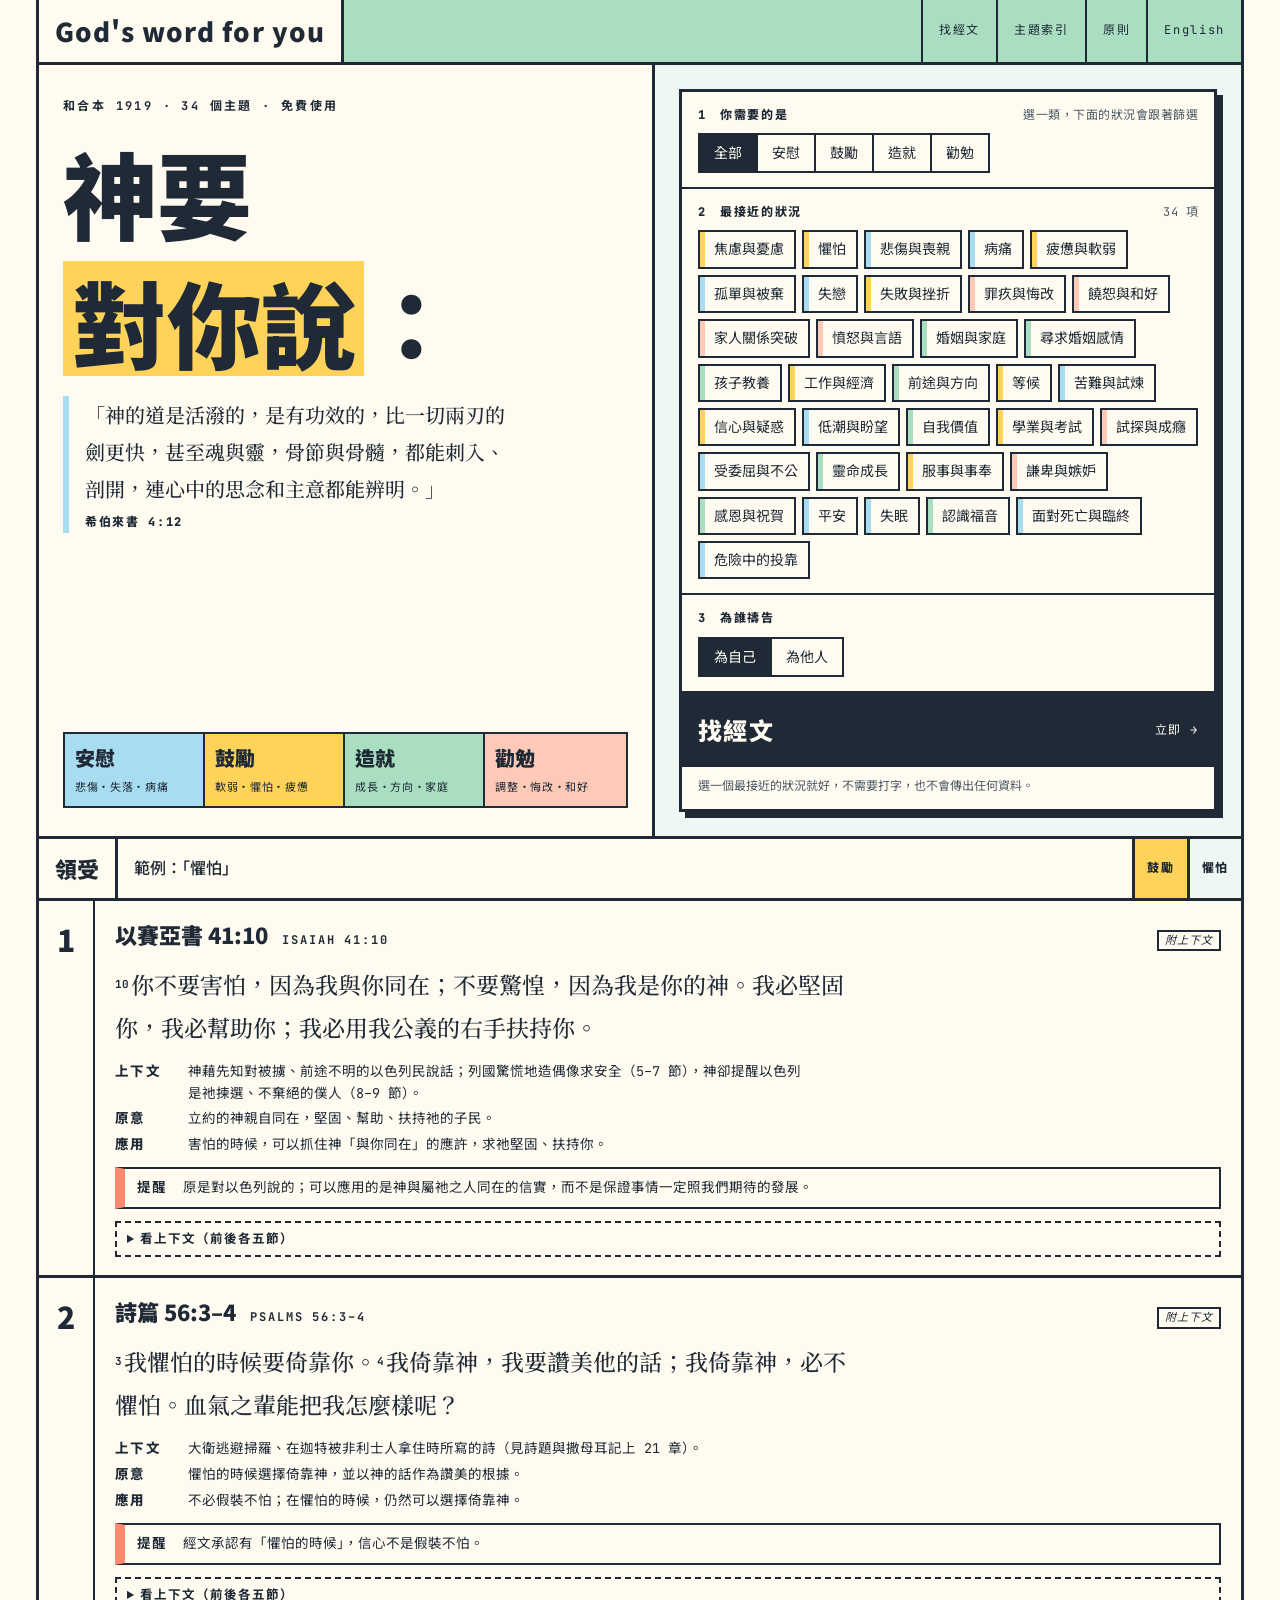
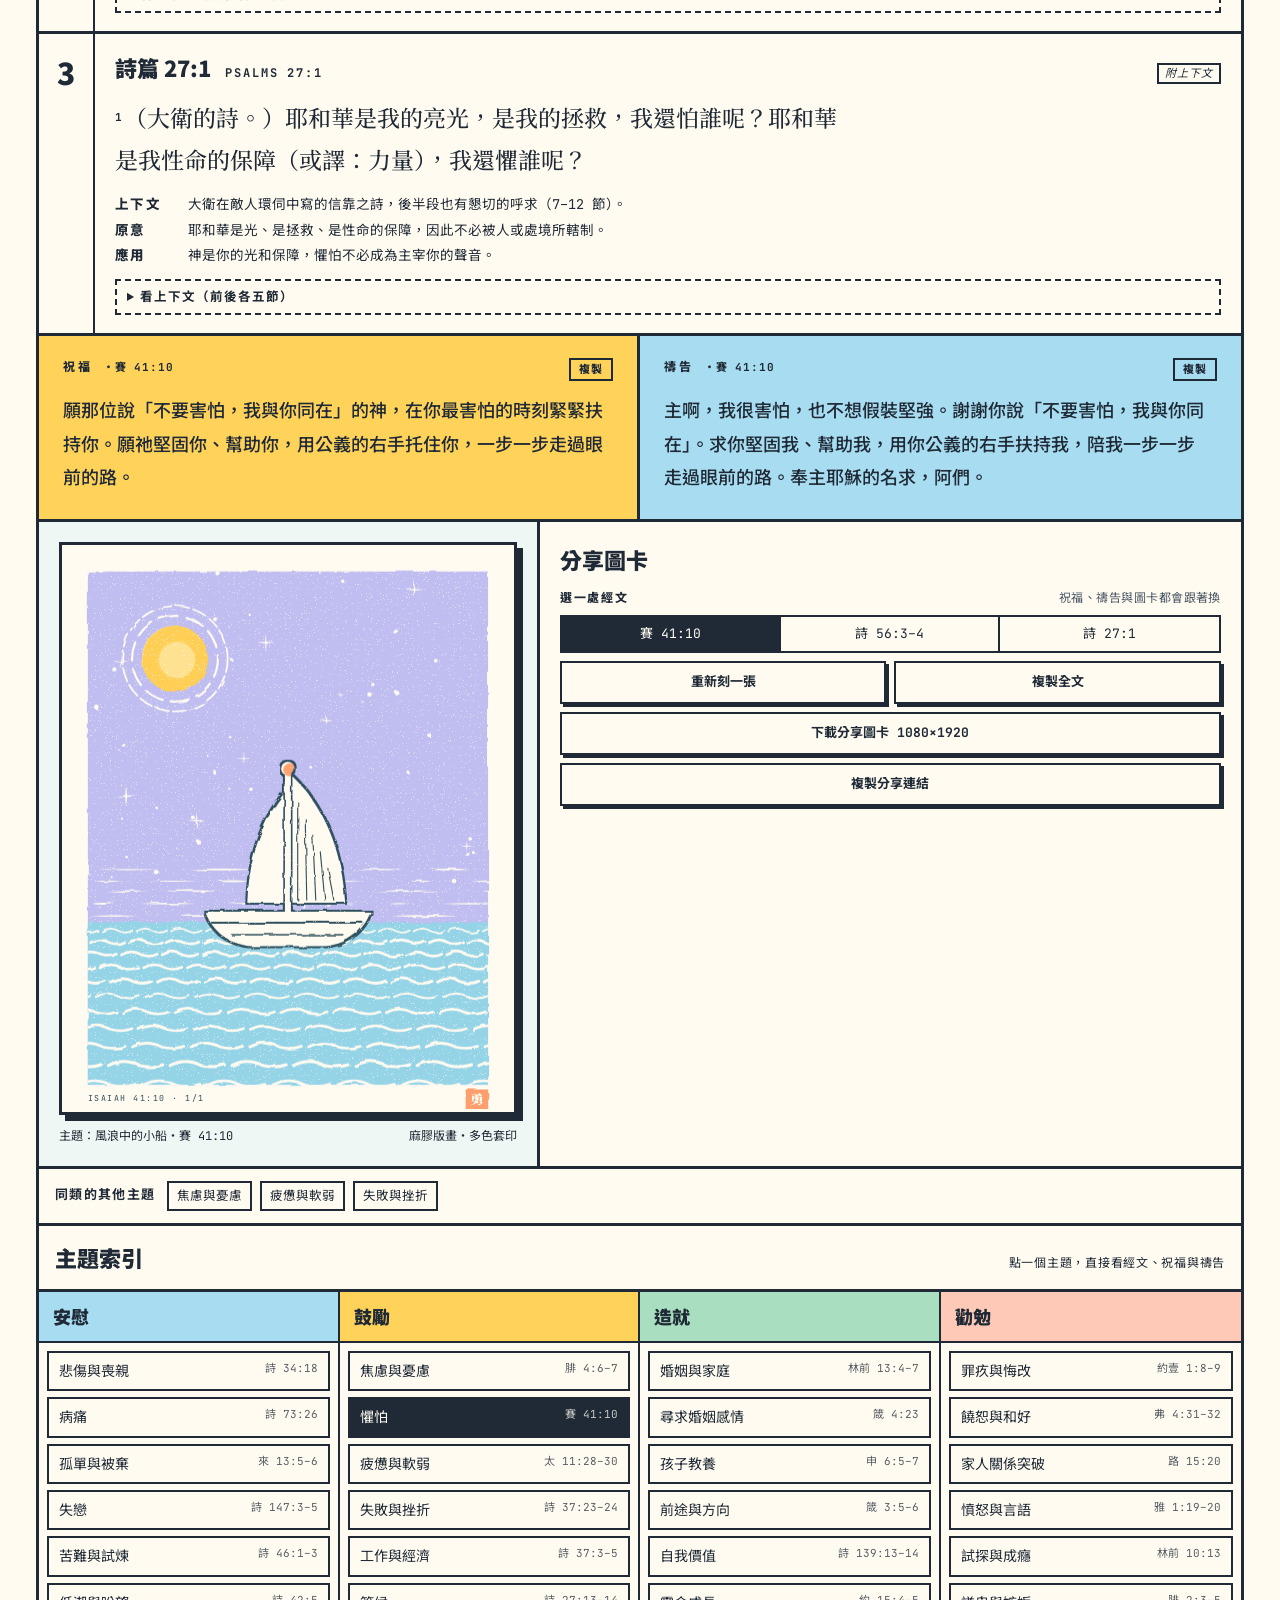
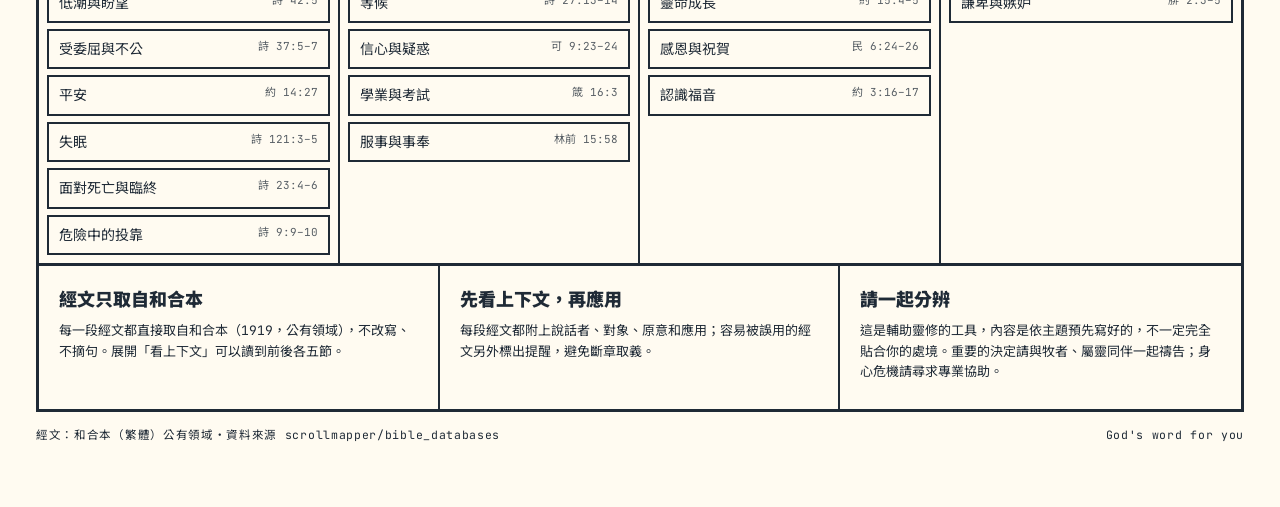
<file: index.html>
<!doctype html>
<html lang="zh-Hant-TW">
<head>
<meta charset="utf-8">
<meta name="viewport" content="width=device-width,initial-scale=1,viewport-fit=cover">
<link rel="alternate" hreflang="zh-Hant-TW" href="https://ystudiotwo-create.github.io/gods-word-for-you/">
<link rel="alternate" hreflang="en" href="https://ystudiotwo-create.github.io/gods-word-for-you/en/">
<title>God's word for you</title>
<meta name="description" content="選擇你或朋友的處境，從和合本找到合適的經文，附上下文說明、祝福、禱告與版畫插畫。">
<link rel="preconnect" href="https://fonts.googleapis.com">
<link rel="preconnect" href="https://fonts.gstatic.com" crossorigin>
<link rel="stylesheet" href="https://fonts.googleapis.com/css2?family=JetBrains+Mono:wght@400;700;800&family=Noto+Sans+TC:wght@500;900&family=Noto+Serif+TC:wght@500;700&display=swap">
<style>

/* Layout: a raw print-shop grid — thick ink rules split the sheet into cells; colour blocks borrow the morning palette of the linocut prints (sky, sun, mint, peach). */
:root {
  --ink: #1F2A36;          /* deep slate instead of pure black */
  --paper: #FFFBF1;
  --paper-2: #EEF7F3;      /* mint-tinted proof sheet */
  --muted: #4D5A66;        /* secondary text on paper, AA */
  --sun: #FFD25A;          /* 鼓勵 */
  --sky: #A8DCF0;          /* 安慰 */
  --mint: #A9DFC0;         /* 造就 */
  --peach: #FFC9B8;        /* 勸勉 */
  --coral: #FF8A70;        /* alerts, focus */
  --rule: 3px;
  --shadow: 6px 6px 0 var(--ink);
  --display: "Noto Sans TC", "PingFang TC", "Microsoft JhengHei", sans-serif;
  --mono: "JetBrains Mono", "IBM Plex Mono", ui-monospace, "Noto Sans TC", monospace;
  --serif: "Noto Serif TC", "Songti TC", "PMingLiU", serif;
  color-scheme: light;
}
* { box-sizing: border-box; }
[hidden] { display: none !important; }
html { background: var(--paper); }
body { background: var(--paper); color: var(--ink); font-family: var(--mono); font-size: 15px; line-height: 1.6; margin: 0; }
.wrap { max-width: 1240px; margin: 0 auto; padding-inline: 16px; padding-block: 0 48px; }
a { color: var(--ink); text-decoration-thickness: 2px; text-underline-offset: 3px; }
:focus-visible { outline: 3px solid var(--coral); outline-offset: 2px; }
button, input, textarea { font: inherit; color: inherit; }

/* top bar */
.bar { display: flex; flex-wrap: wrap; align-items: stretch; border: var(--rule) solid var(--ink); border-top: 0; background: var(--mint); color: var(--ink); }
.logo { display: flex; align-items: baseline; gap: 12px; padding: 10px 16px; background: var(--paper); color: var(--ink); border-right: var(--rule) solid var(--ink); }
.logo b { font-family: var(--display); font-weight: 900; font-size: 26px; letter-spacing: .04em; }
.logo span { font-weight: 800; font-size: 12px; letter-spacing: .18em; }
.bar nav { display: flex; flex-wrap: wrap; margin-left: auto; }
.bar nav a { color: var(--ink); text-decoration: none; font-size: 12px; letter-spacing: .14em; padding: 14px 16px; border-left: 2px solid var(--ink); display: flex; align-items: center; }
.bar nav a:hover { background: var(--sun); color: var(--ink); }

/* hero + form */
.hero { display: grid; grid-template-columns: minmax(0, 1.05fr) minmax(0, 1fr); border: var(--rule) solid var(--ink); border-top: 0; }
.hero-l { padding: 32px 24px 28px; border-right: var(--rule) solid var(--ink); display: flex; flex-direction: column; gap: 20px; min-width: 0; }
.kicker { font-size: 12px; letter-spacing: .2em; font-weight: 700; }
h1 { font-family: var(--display); font-weight: 900; font-size: clamp(44px, 7.4vw, 104px); line-height: 1.18; margin: 0; letter-spacing: -.01em; text-wrap: balance; }
h1 > span { display: block; }
h1 em { font-style: normal; display: inline-block; line-height: 1.18; background: var(--sun); padding: .04em .1em 0; margin-top: .14em; }
.lede { max-width: 30em; margin: 0; padding-left: 16px; border-left: 6px solid var(--sky); }
.lede p { margin: 0; font-family: var(--serif); font-weight: 500; font-size: clamp(17px, 1.6vw, 20px); line-height: 1.85; color: var(--ink); }
.lede cite { display: block; margin-top: 6px; font-style: normal; font-size: 12px; font-weight: 800; letter-spacing: .14em; }
.legend { display: grid; grid-template-columns: repeat(4, minmax(0, 1fr)); border: 2px solid var(--ink); margin-top: auto; }
.legend div { padding: 8px 10px; border-right: 2px solid var(--ink); min-width: 0; }
.legend div:last-child { border-right: 0; }
.legend div:nth-child(1) { background: var(--sky); }
.legend div:nth-child(2) { background: var(--sun); }
.legend div:nth-child(3) { background: var(--mint); }
.legend div:nth-child(4) { background: var(--peach); }
.legend b { display: block; font-family: var(--display); font-size: 20px; font-weight: 900; }
.legend small { font-size: 11px; letter-spacing: .06em; color: var(--ink); }

.hero-r { padding: 24px; background: var(--paper-2); min-width: 0; }
form { background: var(--paper); border: var(--rule) solid var(--ink); box-shadow: var(--shadow); display: flex; flex-direction: column; }
.field { padding: 14px 16px; border-bottom: 2px solid var(--ink); display: flex; flex-direction: column; gap: 8px; min-width: 0; }
.label { font-size: 12px; font-weight: 800; letter-spacing: .14em; display: flex; flex-wrap: wrap; justify-content: space-between; gap: 2px 8px; }
.label span { font-weight: 400; letter-spacing: .04em; color: var(--muted); }
textarea { width: 100%; min-height: 128px; resize: vertical; border: 2px solid var(--ink); background: #fff; padding: 12px; font-family: var(--display); font-weight: 500; font-size: 18px; line-height: 1.55; border-radius: 0; }
.seg { display: flex; flex-wrap: wrap; gap: 0; border: 2px solid var(--ink); width: fit-content; max-width: 100%; }
.seg label { cursor: pointer; }
.seg input { position: absolute; opacity: 0; pointer-events: none; }
.seg span { display: block; padding: 7px 14px; font-size: 14px; border-right: 2px solid var(--ink); }
.seg label:last-child span { border-right: 0; }
.seg input:checked + span { background: var(--ink); color: var(--paper); }
.seg input:focus-visible + span { outline: 3px solid var(--coral); outline-offset: -3px; }
.row { display: flex; flex-wrap: wrap; gap: 10px; align-items: center; }
input[type=text] { border: 2px solid var(--ink); background: #fff; padding: 7px 10px; border-radius: 0; min-width: 0; flex: 1 1 160px; }
.examples { display: flex; flex-wrap: wrap; gap: 6px; }
.chip { border: 2px solid var(--ink); background: transparent; padding: 3px 8px; font-size: 12.5px; cursor: pointer; border-radius: 0; text-align: left; }
.chip:hover { background: var(--ink); color: var(--paper); }
.go { all: unset; box-sizing: border-box; cursor: pointer; display: flex; justify-content: space-between; align-items: center; gap: 12px; padding: 18px 16px; background: var(--ink); color: var(--paper); font-family: var(--display); font-weight: 900; font-size: 24px; letter-spacing: .06em; }
.go:hover { background: var(--sun); color: var(--ink); }
.go:active { transform: translate(2px, 2px); }
.go:focus-visible { outline: 3px solid var(--coral); outline-offset: 3px; }
.go[disabled] { background: var(--muted); cursor: progress; }
.go small { font-family: var(--mono); font-size: 12px; font-weight: 400; letter-spacing: .1em; }
.note { font-size: 12px; color: var(--muted); padding: 10px 16px 12px; margin: 0; }


/* status */
.status { border: var(--rule) solid var(--ink); border-top: 0; display: grid; grid-template-columns: repeat(4, minmax(0, 1fr)); background: var(--paper); }
.step { padding: 10px 14px; border-right: 2px solid var(--ink); font-size: 12.5px; display: flex; gap: 8px; align-items: center; min-width: 0; }
.step:last-child { border-right: 0; }
.step i { font-style: normal; width: 14px; height: 14px; border: 2px solid var(--ink); flex: none; }
.step.on i { background: repeating-linear-gradient(45deg, var(--ink) 0 3px, transparent 3px 6px); }
.step.done i { background: var(--ink); }
.step.on { font-weight: 800; }
.msg { border: var(--rule) solid var(--ink); border-top: 0; padding: 12px 16px; background: var(--paper-2); font-size: 14px; }
.msg.err { background: var(--peach); }

/* result */
.res-head { border: var(--rule) solid var(--ink); border-top: 0; display: flex; flex-wrap: wrap; align-items: stretch; background: var(--paper); }
.res-head h2 { margin: 0; padding: 12px 16px; font-family: var(--display); font-weight: 900; font-size: 22px; border-right: var(--rule) solid var(--ink); }
.res-head .q { padding: 12px 16px; flex: 1 1 260px; min-width: 0; font-family: var(--display); font-weight: 500; font-size: 16px; display: flex; align-items: center; }
.tag { display: inline-flex; align-items: center; padding: 0 12px; font-size: 12px; font-weight: 800; letter-spacing: .14em; border-left: var(--rule) solid var(--ink); }
.tag.cat { background: var(--sky); }
.tag.cat[data-c=encourage] { background: var(--sun); }
.tag.cat[data-c=edify] { background: var(--mint); }
.tag.cat[data-c=exhort] { background: var(--peach); }
.tag.demo { background: var(--paper-2); }

.result { display: grid; grid-template-columns: minmax(0, 5fr) minmax(0, 7fr); border: var(--rule) solid var(--ink); border-top: 0; }
.print-col { border-right: var(--rule) solid var(--ink); padding: 20px; background: var(--paper-2); min-width: 0; display: flex; flex-direction: column; gap: 12px; }
.print { border: var(--rule) solid var(--ink); box-shadow: var(--shadow); background: var(--paper); aspect-ratio: 4 / 5; max-width: 100%; }
.print svg { display: block; width: 100%; height: 100%; }
.print.fresh { animation: pull .9s ease-out; }
@keyframes pull { from { clip-path: inset(0 0 100% 0); } to { clip-path: inset(0 0 0 0); } }
@media (prefers-reduced-motion: reduce) { .print.fresh { animation: none; } }
.print-meta { font-size: 12px; display: flex; justify-content: space-between; gap: 8px; flex-wrap: wrap; }
.tools { display: grid; grid-template-columns: 1fr 1fr; gap: 8px; }
.btn { border: 2px solid var(--ink); background: var(--paper); padding: 9px 10px; cursor: pointer; font-size: 13px; font-weight: 700; border-radius: 0; box-shadow: 3px 3px 0 var(--ink); text-align: center; }
.btn:hover { background: var(--ink); color: var(--paper); }
.btn:active { transform: translate(2px, 2px); box-shadow: 1px 1px 0 var(--ink); }
.btn[disabled] { opacity: .45; cursor: not-allowed; }
.btn.wide { grid-column: 1 / -1; }

.texts { display: flex; flex-direction: column; min-width: 0; }
.passage { border-bottom: var(--rule) solid var(--ink); display: grid; grid-template-columns: 56px minmax(0, 1fr); }
.passage .num { border-right: 2px solid var(--ink); font-family: var(--display); font-weight: 900; font-size: 30px; display: flex; justify-content: center; padding-top: 14px; }
.passage .body { padding: 16px 20px 18px; min-width: 0; display: flex; flex-direction: column; gap: 12px; }
.ref { display: flex; flex-wrap: wrap; align-items: baseline; gap: 6px 14px; }
.ref b { font-family: var(--display); font-weight: 900; font-size: 22px; }
.ref span { font-size: 12px; letter-spacing: .16em; font-weight: 700; }
.ref .ok { margin-left: auto; font-size: 11px; letter-spacing: .1em; border: 2px solid var(--ink); padding: 0 6px; }
.ref .ok.wait { border-style: dashed; color: var(--muted); }
.scripture { font-family: var(--serif); font-weight: 500; font-size: clamp(19px, 1.9vw, 23px); line-height: 1.85; margin: 0; max-width: 32em; }
.scripture sup { font-family: var(--mono); font-size: 11px; font-weight: 700; margin-right: 2px; vertical-align: .55em; }
.notes { display: grid; grid-template-columns: 4.5em minmax(0, 1fr); gap: 4px 12px; margin: 0; font-size: 13.5px; }
.notes dt { font-weight: 800; letter-spacing: .1em; }
.notes dd { margin: 0; color: var(--ink); max-width: 46em; }
.caution { border: 2px solid var(--ink); border-left: 10px solid var(--coral); padding: 8px 12px; font-size: 13.5px; }
.caution b { letter-spacing: .1em; }
details { border: 2px dashed var(--ink); }
summary { cursor: pointer; padding: 6px 10px; font-size: 12.5px; font-weight: 700; letter-spacing: .08em; }
.ctx { padding: 4px 12px 12px; font-family: var(--serif); font-size: 15px; line-height: 1.8; color: var(--muted); }
.ctx mark { background: var(--sun); color: var(--ink); padding: 0 2px; }
.dropped { padding: 14px 20px; font-size: 12.5px; color: var(--muted); border-bottom: var(--rule) solid var(--ink); }
.dropped b { color: var(--ink); letter-spacing: .1em; }
.dropped ul { margin: 6px 0 0; padding-left: 1.2em; }

.words { display: grid; grid-template-columns: minmax(0, 1fr) minmax(0, 1fr); border: var(--rule) solid var(--ink); border-top: 0; }
.word { padding: 22px 24px 26px; display: flex; flex-direction: column; gap: 12px; min-width: 0; }
.word h3 { margin: 0; font-size: 12px; letter-spacing: .24em; font-weight: 800; display: flex; justify-content: space-between; }
.word p { margin: 0; font-family: var(--display); font-weight: 500; font-size: 18px; line-height: 1.85; max-width: 30em; white-space: pre-line; }
.blessing { background: var(--sun); border-right: var(--rule) solid var(--ink); }
.prayer { background: var(--sky); }
.copy { border: 2px solid var(--ink); background: transparent; font-size: 11px; letter-spacing: .1em; padding: 1px 8px; cursor: pointer; border-radius: 0; }

.about { display: grid; grid-template-columns: repeat(3, minmax(0, 1fr)); border: var(--rule) solid var(--ink); border-top: 0; }
.about section { padding: 18px 20px; border-right: 2px solid var(--ink); font-size: 13px; min-width: 0; }
.about section:last-child { border-right: 0; }
.about h4 { margin: 0 0 8px; font-family: var(--display); font-weight: 900; font-size: 18px; }
.about p { margin: 0 0 8px; }
footer { padding: 14px 0; font-size: 11.5px; letter-spacing: .06em; display: flex; justify-content: space-between; gap: 12px; flex-wrap: wrap; }

@media (max-width: 900px) {
  .hero, .result, .words, .about { grid-template-columns: minmax(0, 1fr); }
  .hero-l, .print-col, .blessing { border-right: 0; }
  .hero-l { border-bottom: var(--rule) solid var(--ink); }
  .print-col { border-bottom: var(--rule) solid var(--ink); }
  .print-col > * { width: 100%; max-width: 460px; margin: 0 auto; }
  .blessing { border-bottom: var(--rule) solid var(--ink); }
  .about section { border-right: 0; border-bottom: 2px solid var(--ink); }
  .status { grid-template-columns: 1fr 1fr; }
  .step:nth-child(2) { border-right: 0; }
  .step:nth-child(-n+2) { border-bottom: 2px solid var(--ink); }
}
@media (max-width: 520px) {
  .hero-l, .hero-r { padding: 18px 14px; }
  .legend { grid-template-columns: 1fr 1fr; }
  .legend div:nth-child(2) { border-right: 0; }
  .legend div:nth-child(-n+2) { border-bottom: 2px solid var(--ink); }
  .passage { grid-template-columns: 36px minmax(0, 1fr); }
  .passage .num { font-size: 22px; }
  .passage .body { padding: 14px 14px 16px; }
  .notes { grid-template-columns: minmax(0, 1fr); }
  .notes dd { margin-bottom: 6px; }
  .bar nav a { padding: 10px 12px; }
  .go { font-size: 20px; }
  /* phone: logo on its own row, nav links share the next row evenly */
  .logo { flex: 1 1 100%; border-right: 0; border-bottom: var(--rule) solid var(--ink); }
  .bar nav { flex: 1 1 100%; margin-left: 0; }
  .bar nav a { flex: 1 1 0; justify-content: center; padding: 10px 4px; letter-spacing: .06em; white-space: nowrap; }
  .bar nav a:first-child { border-left: 0; }
  /* segmented choices stay on one row and fill the width instead of wrapping */
  .seg { width: 100%; display: grid; grid-auto-flow: column; grid-auto-columns: minmax(0, 1fr); }
  .seg span { padding: 8px 4px; text-align: center; white-space: nowrap; }
  /* result header: title and tags on the first row, the question on its own row */
  .res-head { display: grid; grid-template-columns: auto minmax(0, 1fr) auto auto; }
  .res-head h2 { grid-area: 1 / 1; }
  .res-head .tag.cat { grid-area: 1 / 3; }
  .res-head .tag.demo { grid-area: 1 / 4; }
  .res-head .q { grid-area: 2 / 1 / 3 / -1; border-top: 2px solid var(--ink); }
}


/* ---- static edition ---- */
.related { border: var(--rule) solid var(--ink); border-top: 0; padding: 12px 16px; display: flex; flex-wrap: wrap; gap: 8px; align-items: center; background: var(--paper); font-size: 13px; }
.related b { letter-spacing: .1em; margin-right: 4px; }
.index { border: var(--rule) solid var(--ink); border-top: 0; }
.index > h2 { margin: 0; padding: 14px 16px; font-family: var(--display); font-weight: 900; font-size: 22px; border-bottom: var(--rule) solid var(--ink); display: flex; justify-content: space-between; align-items: baseline; gap: 12px; flex-wrap: wrap; }
.index > h2 small { font-family: var(--mono); font-size: 12px; font-weight: 400; letter-spacing: .06em; }
.cols { display: grid; grid-template-columns: repeat(4, minmax(0, 1fr)); }
.col { border-right: 2px solid var(--ink); min-width: 0; }
.col:last-child { border-right: 0; }
.col h3 { margin: 0; padding: 10px 14px; font-family: var(--display); font-weight: 900; font-size: 18px; border-bottom: 2px solid var(--ink); }
.col[data-c=comfort] h3 { background: var(--sky); }
.col[data-c=encourage] h3 { background: var(--sun); }
.col[data-c=edify] h3 { background: var(--mint); }
.col[data-c=exhort] h3 { background: var(--peach); }
.col ul { list-style: none; margin: 0; padding: 8px; display: flex; flex-direction: column; gap: 6px; }
.col button { width: 100%; text-align: left; border: 2px solid var(--ink); background: var(--paper); padding: 7px 10px; font-size: 14px; cursor: pointer; border-radius: 0; display: flex; justify-content: space-between; gap: 8px; }
.col button:hover, .col button[aria-current=true] { background: var(--ink); color: var(--paper); }
.col button small { font-family: var(--mono); font-size: 11px; opacity: .75; }
.sits { display: flex; flex-wrap: wrap; gap: 6px; }
.sits label { cursor: pointer; }
.sits input { position: absolute; opacity: 0; pointer-events: none; }
.sits span { display: block; border: 2px solid var(--ink); background: var(--paper); padding: 6px 10px 6px 14px; font-size: 14px; position: relative; }
.sits span::before { content: ""; position: absolute; left: 0; top: 0; bottom: 0; width: 5px; }
.sits label[data-c=comfort] span::before { background: var(--sky); }
.sits label[data-c=encourage] span::before { background: var(--sun); }
.sits label[data-c=edify] span::before { background: var(--mint); }
.sits label[data-c=exhort] span::before { background: var(--peach); }
.sits span:hover { background: var(--paper-2); }
.sits input:checked + span { background: var(--ink); color: var(--paper); }
.sits input:focus-visible + span { outline: 3px solid var(--coral); outline-offset: 2px; }
.wref { font-size: 11px; font-weight: 700; letter-spacing: .08em; }
.card-pick { grid-column: 1 / -1; display: flex; flex-direction: column; gap: 6px; }
.card-pick .label { font-size: 12px; }
#cardPick { width: 100%; display: grid; grid-auto-flow: column; grid-auto-columns: minmax(0, 1fr); }
#cardPick span { text-align: center; white-space: nowrap; padding: 7px 4px; font-size: 13px; overflow: hidden; text-overflow: ellipsis; }
.texts { border: var(--rule) solid var(--ink); border-top: 0; }
.texts .passage:last-child { border-bottom: 0; }
.card-side { padding: 20px; display: flex; flex-direction: column; gap: 12px; min-width: 0; }
.card-side h3 { margin: 0; font-family: var(--display); font-weight: 900; font-size: 22px; }
.match-note { font-size: 12.5px; padding: 10px 16px; border: var(--rule) solid var(--ink); border-top: 0; background: var(--paper-2); }
@media (max-width: 900px) {
  .cols { grid-template-columns: 1fr 1fr; }
  .col:nth-child(2) { border-right: 0; }
  .col:nth-child(-n+2) { border-bottom: 2px solid var(--ink); }
}
@media (max-width: 520px) {
  .cols { grid-template-columns: minmax(0, 1fr); }
  .col { border-right: 0; border-bottom: 2px solid var(--ink); }
  .col:last-child { border-bottom: 0; }
}
</style>
</head>
<body>


<div class="wrap">
  <header class="bar">
    <div class="logo"><b>God's word for you</b></div>
    <nav aria-label="頁面導覽">
      <a href="#find">找經文</a>
      <a href="#topics">主題索引</a>
      <a href="#about">原則</a>
      <a href="en/" lang="en" hreflang="en" id="langSwitch">English</a>
    </nav>
  </header>

  <section class="hero" id="find">
    <div class="hero-l">
      <div class="kicker">和合本 1919 · <span id="nTopics">29</span> 個主題 · 免費使用</div>
      <h1><span>神要</span><span><em>對你說</em>：</span></h1>
      <blockquote class="lede"><p>「神的道是活潑的，是有功效的，比一切兩刃的劍更快，甚至魂與靈，骨節與骨髓，都能刺入、剖開，連心中的思念和主意都能辨明。」</p><cite>希伯來書 4:12</cite></blockquote>
      <div class="legend" aria-label="四種用途">
        <div><b>安慰</b><small>悲傷・失落・病痛</small></div>
        <div><b>鼓勵</b><small>軟弱・懼怕・疲憊</small></div>
        <div><b>造就</b><small>成長・方向・家庭</small></div>
        <div><b>勸勉</b><small>調整・悔改・和好</small></div>
      </div>
    </div>
    <div class="hero-r">
      <form id="form" autocomplete="off">
        <div class="field">
          <span class="label" id="catLabel">1　你需要的是 <span>選一類，下面的狀況會跟著篩選</span></span>
          <div class="seg" role="radiogroup" aria-labelledby="catLabel">
            <label><input type="radio" name="cat" id="catAll" value="" checked><span>全部</span></label>
            <label><input type="radio" name="cat" id="catComfort" value="comfort"><span>安慰</span></label>
            <label><input type="radio" name="cat" id="catEncourage" value="encourage"><span>鼓勵</span></label>
            <label><input type="radio" name="cat" id="catEdify" value="edify"><span>造就</span></label>
            <label><input type="radio" name="cat" id="catExhort" value="exhort"><span>勸勉</span></label>
          </div>
        </div>
        <div class="field">
          <span class="label" id="sitLabel">2　最接近的狀況 <span id="sitCount"></span></span>
          <div class="sits" id="sits" role="radiogroup" aria-labelledby="sitLabel"></div>
        </div>
        <div class="field">
          <span class="label" id="whoLabel">3　為誰禱告</span>
          <div class="row">
            <div class="seg" role="radiogroup" aria-labelledby="whoLabel">
              <label><input type="radio" name="who" id="whoSelf" value="self" checked><span>為自己</span></label>
              <label><input type="radio" name="who" id="whoOther" value="other"><span>為他人</span></label>
            </div>
            <input type="text" id="name" placeholder="稱呼（選填），如：小美" maxlength="12" hidden aria-label="對方的稱呼">
          </div>
        </div>
        <button class="go" id="go" type="submit"><span>找經文</span><small>立即 →</small></button>
        <p class="note">選一個最接近的狀況就好，不需要打字，也不會傳出任何資料。</p>
      </form>
    </div>
  </section>

  <div class="msg" id="msg" hidden role="status"></div>

  <div id="result" tabindex="-1">
    <div class="res-head">
      <h2>領受</h2>
      <div class="q" id="q"></div>
      <span class="tag cat" id="cat"></span>
      <span class="tag demo" id="topicTag"></span>
    </div>
    <!-- 順序：三處經文 → 祝福、禱告 → 圖卡 -->
    <div class="texts" id="texts"></div>
    <div class="words">
      <section class="word blessing"><h3><span>祝福 <small class="wref"></small></span> <button class="copy" type="button" data-copy="blessing">複製</button></h3><p id="blessing"></p></section>
      <section class="word prayer"><h3><span>禱告 <small class="wref"></small></span> <button class="copy" type="button" data-copy="prayer">複製</button></h3><p id="prayer"></p></section>
    </div>
    <div class="result">
      <div class="print-col">
        <div class="print" id="print"></div>
        <div class="print-meta"><span id="motifName"></span><span>麻膠版畫・多色套印</span></div>
      </div>
      <div class="card-side">
        <h3>分享圖卡</h3>
        <div class="tools">
          <div class="card-pick"><span class="label" id="cardLabel">選一處經文 <span>祝福、禱告與圖卡都會跟著換</span></span><div class="seg" id="cardPick" role="radiogroup" aria-labelledby="cardLabel"></div></div>
          <button class="btn" id="reroll" type="button">重新刻一張</button>
          <button class="btn" id="copyAll" type="button">複製全文</button>
          <button class="btn wide" id="download" type="button"></button>
          <button class="btn wide" id="shareLink" type="button" hidden>複製分享連結</button>
        </div>
      </div>
    </div>
  </div>
  <div class="related" id="related" hidden></div>

  <section class="index" id="topics">
    <h2>主題索引 <small>點一個主題，直接看經文、祝福與禱告</small></h2>
    <div class="cols" id="cols"></div>
  </section>

  <div class="about" id="about">
    <section>
      <h4>經文只取自和合本</h4>
      <p>每一段經文都直接取自和合本（1919，公有領域），不改寫、不摘句。展開「看上下文」可以讀到前後各五節。</p>
    </section>
    <section>
      <h4>先看上下文，再應用</h4>
      <p>每段經文都附上說話者、對象、原意和應用；容易被誤用的經文另外標出提醒，避免斷章取義。</p>
    </section>
    <section>
      <h4>請一起分辨</h4>
      <p>這是輔助靈修的工具，內容是依主題預先寫好的，不一定完全貼合你的處境。重要的決定請與牧者、屬靈同伴一起禱告；身心危機請尋求專業協助。</p>
    </section>
  </div>
  <footer><span>經文：和合本（繁體）公有領域・資料來源 scrollmapper/bible_databases</span><span>God's word for you</span></footer>
</div>

<script>
/**
 * 手繪版畫（麻膠版／木刻）風格 SVG 產生器
 * Linocut-style SVG generator — zero dependencies, runs in browser and Node.
 *
 * 模擬多色套印：先印暖黃太陽版，再印天空／地面的淺色版（刻掉的地方露出紙色），
 * 最後以深青色印細節線。色調清新明亮，不使用純黑。
 *
 *   renderLinocut({ motif: "sheep", seed: 7, seal: "安", caption: "PS 23:1-4" })
 */

const MOTIFS = {
  lamp:   { zh: "燈與光",     hint: "lamp, light, guidance, word of God (Ps 119:105, Matt 5:14)" },
  sheep:  { zh: "羊與牧杖",   hint: "shepherd, care, provision, being led (Ps 23, John 10)" },
  dove:   { zh: "鴿子與橄欖枝", hint: "peace, Holy Spirit, new beginning (Gen 8, John 14:27)" },
  tree:   { zh: "溪水旁的樹", hint: "rootedness, fruitfulness, delight in the word (Ps 1, Jer 17:7-8)" },
  eagle:  { zh: "展翅的鷹",   hint: "renewed strength, rising above (Isa 40:31)" },
  rock:   { zh: "磐石",       hint: "refuge, stability, God as fortress (Ps 18, Ps 62, Matt 7:24)" },
  boat:   { zh: "風浪中的小船", hint: "storm, fear, Jesus calming the sea (Mark 4:35-41)" },
  sprout: { zh: "種子發芽",   hint: "growth, waiting, sowing and reaping (Gal 6:9, John 12:24)" },
  path:   { zh: "通往光的路", hint: "direction, decisions, trusting God's way (Prov 3:5-6)" },
  vine:   { zh: "葡萄樹與枝子", hint: "abiding, fruit, community (John 15)" },
  hands:  { zh: "捧著光的雙手", hint: "prayer, receiving grace, offering (Phil 4:6-7)" },
  lily:   { zh: "野地的百合與飛鳥", hint: "provision, not worrying (Matt 6:25-34)" },
  anchor: { zh: "錨",         hint: "hope, steadfastness (Heb 6:19)" },
  cross:  { zh: "山上的十字架", hint: "salvation, forgiveness, grace (Rom 5:8, 1 John 1:9)" },
  birds:  { zh: "枝頭的一對鳥", hint: "companionship, love, waiting together (Eccl 4:9, Song 2)" },
  nest:   { zh: "巢中的雛鳥", hint: "parenting, care, being sheltered (Isa 40:11, Ps 91:4)" },
  house:  { zh: "亮著燈的家", hint: "home, family, coming back, the Father's house (Luke 15, John 14:2)" },
  rainbow:{ zh: "雨後的彩虹", hint: "covenant love, healing after tears (Gen 9, Isa 54:9-10)" },
  moon:   { zh: "夜裡的月亮與小屋", hint: "night, rest, God who never sleeps (Ps 121, Ps 4:8)" },
  book:   { zh: "打開的書", hint: "study, wisdom, the word as light (Ps 119:105)" },
};

const W = 600, H = 750, M = 34;           // canvas, paper margin
const X0 = M, Y0 = M, X1 = W - M, Y1 = H - M;
const PAPER = "#FFFBF1";

/* ---------- small helpers ---------- */
function rng(seed) {
  let a = (seed >>> 0) || 1;
  return () => { a |= 0; a = (a + 0x6D2B79F5) | 0; let t = Math.imul(a ^ (a >>> 15), 1 | a);
    t = (t + Math.imul(t ^ (t >>> 7), 61 | t)) ^ t; return ((t ^ (t >>> 14)) >>> 0) / 4294967296; };
}
const f = (n) => Math.round(n * 10) / 10;
const esc = (s) => String(s).replace(/[&<>"]/g, (c) => ({ "&": "&amp;", "<": "&lt;", ">": "&gt;", '"': "&quot;" }[c]));

/** 刀痕：兩端尖、中間寬的梭形 gouge mark */
function gouge(x1, y1, x2, y2, w, fill) {
  const mx = (x1 + x2) / 2, my = (y1 + y2) / 2, dx = x2 - x1, dy = y2 - y1;
  const L = Math.hypot(dx, dy) || 1, nx = -dy / L * w, ny = dx / L * w;
  return `<path d="M${f(x1)} ${f(y1)}Q${f(mx + nx)} ${f(my + ny)} ${f(x2)} ${f(y2)}Q${f(mx - nx)} ${f(my - ny)} ${f(x1)} ${f(y1)}Z" fill="${fill}"/>`;
}
const C = "#000", K = "#fff";             // in the black-plate mask: C = carve away, K = keep ink

function circle(cx, cy, r, fill) { return `<circle cx="${f(cx)}" cy="${f(cy)}" r="${f(r)}" fill="${fill}"/>`; }
function ellipse(cx, cy, rx, ry, rot, fill) {
  return `<ellipse cx="${f(cx)}" cy="${f(cy)}" rx="${f(rx)}" ry="${f(ry)}" transform="rotate(${f(rot)} ${f(cx)} ${f(cy)})" fill="${fill}"/>`;
}
function path(d, fill, extra = "") { return `<path d="${d}" fill="${fill}" ${extra}/>`; }
function stroke(d, color, w, extra = "") {
  return `<path d="${d}" fill="none" stroke="${color}" stroke-width="${w}" stroke-linecap="round" stroke-linejoin="round" ${extra}/>`;
}

/* ---------- background carving ---------- */
function skyRays(r, cx, cy, r0, clipId) {
  let s = "";
  const n = 64;
  for (let i = 0; i < n; i++) {
    const a = (i / n) * Math.PI * 2 + r() * 0.04;
    const ra = r0 + 6 + r() * 14, rb = ra + 120 + r() * 420;
    const w = 2.2 + r() * 4.5;
    s += gouge(cx + Math.cos(a) * ra, cy + Math.sin(a) * ra, cx + Math.cos(a) * rb, cy + Math.sin(a) * rb, w, C);
  }
  return `<g clip-path="url(#${clipId})">${s}</g>`;
}
function skyStreaks(r, top, bottom, clipId) {
  let s = "";
  for (let y = top + 10; y < bottom - 4; y += 13 + r() * 6) {
    let x = X0 - 20 + r() * 40;
    while (x < X1) {
      const len = 30 + r() * 140, gap = 8 + r() * 30;
      s += gouge(x, y + r() * 3, x + len, y + r() * 3 - 1.5, 1.6 + r() * 2.6, C);
      x += len + gap;
    }
  }
  return `<g clip-path="url(#${clipId})">${s}</g>`;
}
function skyNight(r, bottom, clipId) {
  let s = "";
  for (let i = 0; i < 60; i++) {
    const x = X0 + r() * (X1 - X0), y = Y0 + r() * (bottom - Y0 - 20), k = 2 + r() * 5;
    s += r() < 0.25
      ? `${gouge(x - k * 2, y, x + k * 2, y, k * 0.35, C)}${gouge(x, y - k * 2, x, y + k * 2, k * 0.35, C)}`
      : circle(x, y, k * 0.45, C);
  }
  for (let y = bottom - 70; y < bottom - 4; y += 12 + r() * 5) {
    let x = X0 + r() * 30;
    while (x < X1) { const len = 20 + r() * 70; s += gouge(x, y, x + len, y, 1.4 + r() * 1.6, C); x += len + 20 + r() * 50; }
  }
  return `<g clip-path="url(#${clipId})">${s}</g>`;
}
/** 太陽：黑版刻空的圓 + 兩圈斷續刀痕 */
function sunCarve(r, cx, cy, R, clipId) {
  let s = circle(cx, cy, R, C);
  for (let k = 1; k <= 2; k++) {
    const rr = R + k * 13;
    const dash = `${f(10 + r() * 16)} ${f(5 + r() * 7)}`;
    s += `<circle cx="${f(cx)}" cy="${f(cy)}" r="${f(rr)}" fill="none" stroke="${C}" stroke-width="${f(3.5 - k * 0.6)}" stroke-dasharray="${dash}" stroke-linecap="round"/>`;
  }
  return clipId ? `<g clip-path="url(#${clipId})">${s}</g>` : s;
}
/** 起伏山丘的等高刀痕 */
function hillY(x, horizon, phase, amp) {
  return horizon + Math.sin(x / 95 + phase) * amp + Math.sin(x / 41 + phase * 2) * amp * 0.25;
}
function hills(r, horizon, amp = 14) {
  const phase = r() * 6;
  let edge = `M${X0 - 10} ${Y1 + 10}`;
  for (let x = X0 - 10; x <= X1 + 10; x += 10) edge += `L${x} ${f(hillY(x, horizon, phase, amp))}`;
  edge += `L${X1 + 10} ${Y1 + 10}Z`;
  let lines = "";
  for (let k = 1, dy = 14; horizon + dy < Y1 + 10; k++, dy += 10 + k * 1.6) {
    let d = "";
    for (let x = X0 - 10; x <= X1 + 10; x += 12) d += `${d ? "L" : "M"}${x} ${f(hillY(x, horizon, phase + k * 0.18, amp * (1 + k * 0.06)) + dy)}`;
    const dash = `${f(18 + r() * 60)} ${f(6 + r() * 16)} ${f(8 + r() * 30)} ${f(5 + r() * 12)}`;
    lines += stroke(d, C, f(1.6 + r() * 1.8 + k * 0.12), `stroke-dasharray="${dash}"`);
  }
  return { ground: path(edge, K), lines, top: (x) => hillY(x, horizon, phase, amp) };
}
function waves(r, top, color = C) {
  let s = "";
  for (let y = top + 12, row = 0; y < Y1 + 10; y += 15 + row * 1.2, row++) {
    const off = r() * 60, wl = 46 + row * 4;
    let d = "";
    for (let x = X0 - 60 + off; x < X1 + 60; x += wl) {
      d += `M${f(x)} ${f(y)}q${f(wl / 4)} ${f(-7 - row * 0.4)} ${f(wl / 2)} 0q${f(wl / 5)} ${f(4)} ${f(wl * 0.38)} ${f(-1)}`;
    }
    s += stroke(d, color, f(2 + r() * 1.6 + row * 0.08));
  }
  return s;
}
function mountains(r, base) {
  const peaks = [[X0 - 20, base + 30], [90, base - 60], [150, base - 10], [230, base - 130], [300, base - 40],
    [380, base - 150], [450, base - 30], [520, base - 90], [X1 + 20, base - 10]];
  let edge = `M${X0 - 20} ${Y1 + 10}`; for (const [x, y] of peaks) edge += `L${x} ${y}`; edge += `L${X1 + 20} ${Y1 + 10}Z`;
  let lines = "";
  for (let i = 1; i < peaks.length - 1; i++) {
    const [px, py] = peaks[i];
    for (let k = 0; k < 9; k++) {
      const t = 18 + k * 16 + r() * 6;
      lines += gouge(px - 4 + k * 3, py + 10 + k * 6, px - t * 0.7 + 10, py + t * 1.3, 1.2 + r() * 1.4, C);
    }
  }
  for (let y = base + 20; y < Y1 + 10; y += 12 + r() * 5) {
    let x = X0 + r() * 20;
    while (x < X1) { const l = 20 + r() * 90; lines += gouge(x, y, x + l, y + r() * 4 - 2, 1.5 + r() * 1.8, C); x += l + 14 + r() * 40; }
  }
  let ridge = ""; for (const [x, y] of peaks) ridge += `${ridge ? "L" : "M"}${x} ${y}`;
  lines += stroke(ridge, C, 4.5);
  return { ground: path(edge, K), lines };
}

const zoom = (k, cx, cy) => (g) => g && `<g transform="translate(${cx} ${cy}) scale(${k}) translate(${-cx} ${-cy})">${g}</g>`;

/* ---------- motifs ----------
 * each returns { sky, sun, ground, carve, ink, red, horizon }
 *   carve: silhouettes cut away (show paper; knocked out of the red plate too)
 *   ink:   black details kept inside the carved shapes
 *   red:   shapes printed on the vermilion plate
 */
const motifs = {
  lamp(r) {
    const flameD = "M454 528C436 504 442 470 462 440C466 470 486 488 472 516C468 526 462 530 454 528Z";
    const body = "M120 585C115 548 175 528 250 528C310 528 360 536 398 552L450 530C460 526 466 536 458 544L412 574C396 600 342 612 250 612C176 612 125 604 120 585Z";
    let ink = ellipse(250, 541, 24, 7, 0, K) + stroke("M140 590C190 604 310 604 392 580", K, 3.2);
    for (let i = 0; i < 9; i++) ink += circle(165 + i * 26, 575 + Math.sin(i / 1.4) * 2, 3.2, K);
    ink += stroke("M412 556C420 552 432 546 446 540", K, 2.4);
    return {
      horizon: 612, sky: "rays", sunAt: [462, 482, 34], sunHidden: true,
      carve: path(body, C) + stroke("M122 575C88 570 78 540 96 528C110 520 126 534 130 552", C, 15) +
        path("M190 608L310 608L300 626L200 626Z", C) + path(flameD, C),
      ink, red: path(flameD, K) + circle(462, 486, 30, K),
    };
  },
  sheep(r) {
    let carve = ellipse(310, 550, 112, 62, 0, C);
    const lumps = [];
    for (let i = 0; i < 14; i++) {
      const a = (i / 14) * Math.PI * 2, x = 310 + Math.cos(a) * 104, y = 550 + Math.sin(a) * 56;
      carve += circle(x, y, 24 + r() * 10, C); lumps.push([x, y]);
    }
    carve += ellipse(196, 520, 26, 38, -32, C) + ellipse(214, 494, 22, 9, -20, C);
    for (const x of [244, 276, 344, 376]) carve += path(`M${x - 8} 596L${x + 8} 596L${x + 6} 652L${x - 6} 652Z`, C);
    carve += stroke("M120 690L120 300C120 236 196 236 196 296C196 320 176 324 166 306", C, 15);
    let ink = circle(186, 512, 4.2, K) + stroke("M174 540C182 548 192 548 198 542", K, 2.6) + stroke("M206 494L224 496", K, 2.2);
    for (let i = 0; i < 26; i++) {
      const x = 240 + r() * 150, y = 512 + r() * 80, s = 6 + r() * 5;
      ink += stroke(`M${f(x)} ${f(y)}c${f(-s)} ${f(-s * 0.6)} ${f(-s * 0.4)} ${f(s * 1.3)} ${f(s * 0.5)} ${f(s * 0.6)}`, K, 2.3);
    }
    for (const x of [244, 276, 344, 376]) ink += stroke(`M${x - 6} 644L${x + 6} 644`, K, 3);
    return { horizon: 600, sky: "rays", sunAt: [440, 210, 58], carve, ink, red: "" };
  },
  dove(r) {
    const body = "M150 330C190 300 260 290 320 300C360 306 392 296 412 280C424 270 440 268 452 276C462 283 470 284 486 283C474 292 464 300 454 306C432 330 400 350 360 360C320 370 300 380 280 410L262 380C230 372 190 352 150 330Z";
    const tail = "M162 326L96 298L112 330L94 356L162 344Z";
    const wing = "M280 302C250 250 210 190 196 112C240 148 300 170 340 210C360 230 368 260 360 300Z";
    const wing2 = "M330 296C350 240 384 180 436 138C436 190 412 250 382 296Z";
    let carve = path(wing2, C) + path(body, C) + path(tail, C) + path(wing, C);
    let ink = circle(447, 281, 3.4, K) + stroke("M454 287L486 284", K, 2);
    for (let i = 0; i < 6; i++) ink += stroke(`M${290 - i * 4} ${296 - i * 8}C${270 - i * 10} ${250 - i * 12} ${250 - i * 9} ${210 - i * 12} ${234 - i * 7} ${160 - i * 6}`, K, 2.2);
    for (let i = 0; i < 4; i++) ink += stroke(`M${352 + i * 6} ${292 - i * 10}C${368 + i * 8} ${250 - i * 12} ${390 + i * 8} ${210 - i * 8} ${414 + i * 4} ${170 - i * 4}`, K, 2);
    for (let i = 0; i < 4; i++) ink += stroke(`M${170 + i * 30} ${338 + i * 4}C${200 + i * 30} ${344 + i * 4} ${230 + i * 30} ${346 + i * 2} ${250 + i * 30} ${344}`, K, 1.8);
    ink += stroke("M160 330L112 316M160 336L106 342", K, 2);
    carve += stroke("M484 288C506 296 524 310 540 330", C, 4.5);
    for (const [x, y, a] of [[500, 296, 30], [516, 312, -20], [526, 300, 50], [534, 326, 0], [512, 324, -60]]) carve += ellipse(x, y, 12, 4.6, a, C);
    return { horizon: 560, ground: "waves", sky: "streaks", sunAt: [300, 560, 92], sunClip: true, carve, ink, red: "" };
  },
  tree(r) {
    let carve = path("M282 610C290 520 286 452 272 398L330 398C316 452 310 520 318 610C328 618 348 622 362 626L238 626C252 622 272 618 282 610Z", C);
    carve += stroke("M300 420C270 380 236 360 204 350M302 430C338 384 370 368 404 360M298 400L298 300", C, 12);
    const blobs = [];
    for (let i = 0; i < 16; i++) {
      const a = r() * Math.PI * 2, d = r() * 92, x = 300 + Math.cos(a) * d * 1.3, y = 280 + Math.sin(a) * d * 0.75;
      const rr = 46 + r() * 26; carve += circle(x, y, rr, C); blobs.push([x, y, rr]);
    }
    let ink = "";
    for (let i = 0; i < 70; i++) {
      const [bx, by, br] = blobs[Math.floor(r() * blobs.length)];
      const a = r() * Math.PI * 2, d = r() * br * 0.75, x = bx + Math.cos(a) * d, y = by + Math.sin(a) * d, ang = r() * 3;
      ink += gouge(x, y, x + Math.cos(ang) * 14, y + Math.sin(ang) * 14, 3, K);
    }
    for (let i = 0; i < 5; i++) ink += stroke(`M${292 + i * 4} ${600 - i * 2}C${290 + i * 3} ${540} ${294 + i * 2} ${480} ${286 + i * 4} ${410}`, K, 1.6);
    const stream = "M150 716C200 680 250 668 300 650C346 634 372 622 382 610C388 602 392 600 404 600L414 600C410 612 400 628 380 642C340 668 300 690 270 716Z";
    carve += path(stream, C);
    for (let i = 0; i < 9; i++) { const t = i / 9; ink += gouge(200 + t * 180 + r() * 10, 700 - t * 90, 220 + t * 180 + r() * 10, 698 - t * 90, 1.5, K); }
    return { horizon: 610, sky: "streaks", sunAt: [118, 142, 42], carve, ink, red: "" };
  },
  eagle(r) {
    const lw = "M300 332C250 304 180 284 64 300C104 312 114 318 92 330C134 334 144 342 122 354C164 352 184 360 168 372C214 364 256 362 292 364Z";
    let carve = path(lw, C) + `<g transform="translate(600 0) scale(-1 1)">${path(lw, C)}</g>`;
    carve += ellipse(300, 340, 20, 36, 0, C) + circle(300, 304, 15, C) + path("M296 296L300 284L304 296Z", C);
    carve += path("M284 368L316 368L334 418L300 406L266 418Z", C);
    let ink = "";
    for (let i = 0; i < 7; i++) {
      const x = 110 + i * 26;
      ink += stroke(`M${x + 20} ${312 + i * 1.5}L${x} ${336 + i * 2}`, K, 2);
      ink += stroke(`M${600 - x - 20} ${312 + i * 1.5}L${600 - x} ${336 + i * 2}`, K, 2);
    }
    ink += stroke("M286 380L300 400L314 380", K, 1.8) + circle(296, 302, 2.2, K) + circle(304, 302, 2.2, K);
    return { horizon: 560, ground: "mountains", sky: "rays", sunAt: [300, 214, 74], carve, ink, red: "" };
  },
  rock(r) {
    const rockD = "M34 716L34 430L80 392L132 318L196 284L248 310L292 252L346 276L372 352L414 420L456 506L566 590L566 716Z";
    let ink = "";
    for (let i = 0; i < 26; i++) {
      const x = 60 + r() * 380, y = 340 + r() * 340;
      ink += gouge(x, y, x + 16 + r() * 40, y + 30 + r() * 50, 1.6 + r() * 2.2, K);
    }
    for (let k = 0; k < 7; k++) ink += stroke(`M${110 + k * 48} ${330 + k * 18}L${92 + k * 46} ${450 + k * 22}L${122 + k * 44} ${570 + k * 18}`, K, 2.4, `stroke-dasharray="${f(14 + r() * 20)} ${f(8 + r() * 12)}"`);
    ink += stroke("M132 318L150 380L120 470M248 310L240 380M346 276L330 360L360 440", K, 3);
    const figure = stroke("M292 250L292 222M284 234L300 234M287 250L292 238L297 250", C, 5) + circle(292, 214, 6.5, C);
    let surf = "";
    for (let i = 0; i < 6; i++) surf += stroke(`M${430 + i * 22} ${600 + i * 10}c10 -14 26 -14 30 0`, K, 3);
    return { horizon: null, sky: "rays", sunAt: [452, 168, 54], carve: path(rockD, C) + figure, ink: ink + surf, red: "" };
  },
  boat(r) {
    const hull = "M190 486L410 486C400 512 380 528 350 532L250 532C220 528 200 512 190 486Z";
    let carve = path(hull, C) + stroke("M300 486L300 300", C, 8);
    carve += path("M306 306C352 350 372 410 376 474L306 474Z", C) + path("M294 330C262 370 248 420 246 474L294 474Z", C);
    let ink = stroke("M200 500L400 500", K, 2.6) + stroke("M226 516L374 516", K, 2);
    for (let i = 0; i < 5; i++) ink += stroke(`M${314 + i * 10} ${340 + i * 22}L${314 + i * 12} ${470}`, K, 1.5);
    const lantern = circle(300, 296, 9, K);
    return { horizon: 500, ground: "waves", sky: "night", sunAt: [150, 150, 44], carve: carve + circle(300, 296, 9, C), ink, red: lantern };
  },
  sprout(r) {
    let carve = ellipse(300, 610, 30, 19, -12, C);
    carve += stroke("M300 594C304 540 296 470 300 360", C, 10);
    carve += path("M300 380C258 382 214 352 196 306C246 300 288 330 300 380Z", C);
    carve += path("M302 360C326 316 378 292 420 300C404 346 354 372 302 360Z", C);
    for (let i = 0; i < 7; i++) carve += stroke(`M${290 + i * 4} 624C${270 + i * 10} 660 ${230 + i * 22} 680 ${210 + i * 30} 706`, C, 2.4 - i * 0.12);
    let ink = stroke("M298 376C268 364 238 344 214 312", K, 2.2) + stroke("M304 364C336 340 368 320 404 306", K, 2.2);
    ink += stroke("M288 612C296 604 308 604 314 610", K, 2);
    let soil = "";
    for (let i = 0; i < 90; i++) { const x = X0 + r() * (X1 - X0), y = 500 + r() * 210; soil += r() < 0.5 ? circle(x, y, 1.6 + r() * 2.4, C) : gouge(x, y, x + 8 + r() * 10, y + r() * 4, 1.4, C); }
    return { horizon: 490, flatGround: true, sky: "rays", sunAt: [300, 196, 60], preCarve: soil, carve, ink, red: "" };
  },
  path(r) {
    const road = "M196 716C250 660 404 630 328 568C300 544 300 516 300 492L306 492C314 514 338 540 370 566C454 632 404 684 430 716Z";
    let ink = "";
    for (let i = 0; i < 8; i++) { const t = i / 8, y = 700 - t * 196, x = 316 + Math.sin(t * 3.4) * 40 * (1 - t); ink += gouge(x - 6 + t * 3, y, x + 6 - t * 3, y - 10 + t * 6, 2.4 - t * 1.4, K); }
    return { horizon: 494, ground: "hills", hillAmp: 8, sky: "rays", sunAt: [303, 494, 66], sunClip: true, carve: path(road, C), ink, red: "" };
  },
  vine(r) {
    let carve = stroke("M300 716C290 640 320 600 300 540C280 480 220 470 210 410C200 350 260 320 300 300C350 274 380 230 360 170", C, 15);
    carve += stroke("M300 540C350 530 400 500 410 450M210 410C170 400 130 370 120 320M300 300C250 270 220 220 230 170", C, 8);
    const leaf = (x, y, s, a) => `<g transform="translate(${x} ${y}) rotate(${a}) scale(${s})">${path("M0 0C-10 -20 -34 -24 -40 -6C-52 -10 -56 8 -44 16C-50 30 -30 40 -18 30C-14 44 6 44 6 30C14 40 34 34 28 18C42 12 38 -8 26 -8C26 -26 6 -26 0 0Z", C)}</g>`;
    carve += leaf(420, 448, 1.3, 30) + leaf(116, 316, 1.2, -40) + leaf(232, 166, 1.1, 10) + leaf(366, 168, 1.2, 40) + leaf(262, 600, 1.1, -70);
    let ink = "", red = "";
    const cluster = (cx, cy, isRed) => {
      for (let row = 0; row < 5; row++) for (let j = 0; j <= 4 - row; j++) {
        const x = cx + (j - (4 - row) / 2) * 20 + r() * 3, y = cy + row * 18;
        carve += circle(x, y, 10, C); ink += stroke(`M${f(x - 4)} ${f(y - 4)}a5 5 0 0 1 6 -2`, K, 1.6);
        if (isRed) red += circle(x, y, 10, K);
      }
    };
    cluster(400, 470, true); cluster(150, 350, false); cluster(320, 330, false);
    for (const [x, y, a, s] of [[420, 448, 30, 1.3], [116, 316, -40, 1.2], [232, 166, 10, 1.1], [366, 168, 40, 1.2], [262, 600, -70, 1.1]])
      ink += `<g transform="translate(${x} ${y}) rotate(${a}) scale(${s})">${stroke("M-36 4L22 8M-8 6L-20 -14M-8 6L-14 28M8 7L18 -10M8 7L18 26", K, 1.5)}</g>`;
    return { horizon: null, sky: "streaks", sunAt: [470, 140, 46], carve, ink, red };
  },
  hands(r) {
    const left = "M300 700C238 700 178 660 166 592C164 574 176 566 186 574C190 560 202 556 212 566C216 552 230 550 236 562C242 550 256 552 260 564C266 556 280 558 282 570C292 604 300 646 300 700Z";
    const wristL = "M196 670L176 716L300 716L300 690Z";
    let carve = path(left, C) + path(wristL, C) + `<g transform="translate(600 0) scale(-1 1)">${path(left, C)}${path(wristL, C)}</g>`;
    let ink = "";
    for (const sx of [1, -1]) {
      const g = (d) => sx > 0 ? stroke(d, K, 2) : `<g transform="translate(600 0) scale(-1 1)">${stroke(d, K, 2)}</g>`;
      ink += g("M212 572L216 600M236 566L240 596M260 568L262 598M186 580L194 606");
      ink += g("M200 640C230 660 262 666 296 668");
    }
    ink += stroke("M300 640L300 712", K, 2.4);
    const big = (g) => `<g transform="translate(300 716) scale(1.45) translate(-300 -716)">${g}</g>`;
    return { horizon: null, sky: "rays", sunAt: [300, 380, 50], carve: big(carve), ink: big(ink), red: "" };
  },
  lily(r) {
    let carve = "", ink = "", red = "";
    const flower = (x, y, s) => {
      carve += stroke(`M${x} ${y + 30 * s}C${x - 6} ${y + 120 * s} ${x + 8} ${y + 200 * s} ${x} 716`, C, 6 * s);
      carve += ellipse(x - 24 * s, y + 110 * s, 30 * s, 8 * s, 50, C) + ellipse(x + 22 * s, y + 150 * s, 30 * s, 8 * s, -50, C);
      for (const a of [-40, 0, 40]) carve += `<g transform="translate(${x} ${y + 30 * s}) rotate(${a}) scale(${s})">${path("M0 0C-22 -20 -24 -60 0 -84C24 -60 22 -20 0 0Z", C)}</g>`;
      for (const a of [-40, 0, 40]) red += `<g transform="translate(${x} ${y + 30 * s}) rotate(${a}) scale(${s})">${path("M0 0C-22 -20 -24 -60 0 -84C24 -60 22 -20 0 0Z", K)}</g>`;
      for (const a of [-40, 0, 40]) ink += `<g transform="translate(${x} ${y + 30 * s}) rotate(${a}) scale(${s})">${stroke("M0 -6L0 -66", K, 2)}</g>`;
    };
    flower(300, 330, 1.25); flower(170, 410, 1); flower(440, 400, 1.05);
    const bird = (x, y, s) => stroke(`M${x - 22 * s} ${y}C${x - 12 * s} ${y - 12 * s} ${x - 4 * s} ${y - 6 * s} ${x} ${y + 2 * s}C${x + 4 * s} ${y - 6 * s} ${x + 12 * s} ${y - 12 * s} ${x + 22 * s} ${y}`, K, 4 * s);
    return { horizon: 560, ground: "hills", sky: "streaks", sunAt: [112, 136, 40], carve, ink, figure: bird(420, 160, 1.4) + bird(480, 200, 1) + bird(370, 214, 0.8), red };
  },
  anchor(r) {
    let carve = `<circle cx="300" cy="268" r="30" fill="none" stroke="${C}" stroke-width="13"/>`;
    carve += stroke("M300 298L300 640", C, 24) + stroke("M218 340L382 340", C, 18);
    carve += stroke("M168 540C186 620 246 652 300 652C354 652 414 620 432 540", C, 20);
    carve += path("M150 556L168 510L196 552Z", C) + path("M450 556L432 510L404 552Z", C);
    carve += stroke("M300 254C380 240 420 300 380 360C350 404 250 420 236 480C226 524 280 560 310 600", C, 9);
    let ink = "";
    for (let i = 0; i < 26; i++) { const y = 300 + i * 12; ink += stroke(`M296 ${y}L304 ${y + 6}`, K, 1.6); }
    let bubbles = "";
    for (let i = 0; i < 26; i++) bubbles += `<circle cx="${f(80 + r() * 440)}" cy="${f(260 + r() * 420)}" r="${f(3 + r() * 6)}" fill="none" stroke="${C}" stroke-width="2"/>`;
    return { horizon: 230, ground: "water", sky: "streaks", sunAt: [300, 230, 70], sunClip: true, preCarve: bubbles, carve, ink, red: "" };
  },
  cross(r) {
    const carve = path("M286 230L314 230L316 300L392 302L392 330L316 332L320 560L280 560L284 332L208 330L208 302L284 300Z", C);
    let ink = "";
    for (let i = 0; i < 12; i++) ink += stroke(`M${292 + (i % 3) * 6} ${340 + i * 18}L${294 + (i % 3) * 6} ${352 + i * 18}`, K, 1.4);
    return { horizon: 560, ground: "hills", hillAmp: 22, sky: "rays", sunAt: [300, 316, 120], carve, ink, red: "" };
  },
  birds(r) {
    // 一對面對面停在枝頭的鳥，中間一顆紅心
    let one = ellipse(225, 448, 48, 32, -12, C) + circle(262, 412, 22, C) + path("M281 405L304 412L281 419Z", C);
    one += path("M184 458L118 488L128 470L114 460L182 438Z", C) + stroke("M218 476L214 500M236 474L234 498", C, 4.5);
    let oneInk = circle(268, 407, 3.2, K) + stroke("M196 446C214 430 242 432 258 450C240 466 212 468 194 458", K, 2.2);
    for (let i = 0; i < 4; i++) oneInk += stroke(`M${204 + i * 12} ${452 + (i % 2) * 2}L${214 + i * 12} ${462}`, K, 1.6);
    oneInk += stroke("M128 476L176 456M132 466L178 448", K, 1.6);
    const mirror = (g) => `<g transform="translate(600 0) scale(-1 1)">${g}</g>`;
    const heart = "M300 384C268 362 258 334 278 326C290 322 298 330 300 340C302 330 310 322 322 326C342 334 332 362 300 384Z";
    let carve = stroke("M34 520C150 500 250 500 330 496C420 492 500 472 566 432", C, 16);
    carve += stroke("M120 508C110 480 90 470 70 470M470 480C480 450 500 440 524 438", C, 6);
    for (const [x, y, a] of [[70, 470, -20], [524, 438, 20], [150, 520, 40], [420, 500, -40], [96, 488, 60], [500, 452, -60]]) carve += ellipse(x, y, 22, 8, a, C);
    carve += one + mirror(one) + path(heart, C);
    let ink = oneInk + mirror(oneInk);
    for (let i = 0; i < 10; i++) { const x = 60 + i * 50 + r() * 10; ink += gouge(x, 516 - i * 2, x + 26, 512 - i * 2.4, 1.4, K); }
    for (const [x, y, a] of [[70, 470, -20], [524, 438, 20], [150, 520, 40], [420, 500, -40], [96, 488, 60], [500, 452, -60]])
      ink += `<g transform="translate(${x} ${y}) rotate(${a})">${stroke("M-18 0L18 0", K, 1.4)}</g>`;
    const z = zoom(1.22, 300, 520);
    return { horizon: 600, ground: "hills", sky: "rays", sunAt: [300, 290, 92], carve: z(carve), ink: z(ink),
      red: z(path(heart, K) + path("M281 405L304 412L281 419Z", K) + mirror(path("M281 405L304 412L281 419Z", K))) };
  },
  nest(r) {
    // 母鳥張開翅膀護著巢裡張嘴的雛鳥
    const lw = "M292 270C252 228 196 208 126 216C146 240 172 260 204 276C232 288 262 294 290 300Z";
    let carve = stroke("M34 560C140 540 240 556 330 540C420 524 490 506 566 470", C, 18);
    carve += stroke("M450 516C470 490 500 480 530 482M140 548C130 520 110 506 84 504", C, 6);
    for (const [x, y, a] of [[530, 482, 10], [84, 504, -10], [500, 498, -50], [112, 520, 50]]) carve += ellipse(x, y, 22, 8, a, C);
    carve += path(lw, C) + `<g transform="translate(600 0) scale(-1 1)">${path(lw, C)}</g>`;
    carve += ellipse(300, 290, 20, 34, 0, C) + circle(300, 250, 17, C) + path("M292 262L300 278L308 262Z", C) + path("M286 318L314 318L326 352L300 342L274 352Z", C);
    const chicks = [[250, 476], [300, 462], [350, 476]];
    const beak = (x, y) => `M${x - 9} ${y - 14}L${x} ${y - 40}L${x + 9} ${y - 14}Z`;
    for (const [x, y] of chicks) carve += circle(x, y, 21, C) + path(beak(x, y), C);
    const nestD = "M200 480C204 538 246 566 300 566C354 566 396 538 400 480Z";
    carve += path(nestD, C);
    let ink = circle(294, 248, 2.4, K) + circle(306, 248, 2.4, K);
    for (let i = 0; i < 6; i++) {
      const x = 150 + i * 24;
      ink += stroke(`M${x + 18} ${232 + i * 6}L${x + 4} ${252 + i * 6}`, K, 2) + stroke(`M${600 - x - 18} ${232 + i * 6}L${600 - x - 4} ${252 + i * 6}`, K, 2);
    }
    ink += stroke("M288 330L300 344L312 330", K, 1.8);
    for (const [x, y] of chicks) ink += circle(x - 7, y - 4, 2.8, K) + circle(x + 7, y - 4, 2.8, K);
    for (let i = 0; i < 16; i++) {
      const y = 490 + r() * 66, w = 96 - Math.abs(y - 500) * 0.6, x = 300 - w + r() * w * 1.4;
      ink += gouge(x, y, x + 30 + r() * 30, y + (r() - 0.5) * 12, 1.6, K);
    }
    ink += stroke("M204 492C240 500 360 500 396 492", K, 2.4);
    const z = zoom(1.12, 300, 430);
    return { horizon: 640, ground: "hills", hillAmp: 8, sky: "streaks", sunAt: [470, 130, 44], carve: z(carve), ink: z(ink),
      red: z(chicks.map(([x, y]) => path(beak(x, y), K)).join("")) };
  },
  house(r) {
    // 山坡上亮著燈的家，一條小路通到門口
    const roof = "M150 436L300 300L450 436Z";
    let carve = path("M354 318L390 318L390 400L354 380Z", C) + path(roof, C) + path("M184 430L416 430L416 606L184 606Z", C);
    carve += path("M282 606L318 606C334 646 382 690 408 716L192 716C218 690 266 646 282 606Z", C);
    carve += stroke("M372 306C360 286 388 276 376 254C366 236 390 226 382 204", C, 8);
    const door = "M276 606L276 538C276 520 324 520 324 538L324 606Z";
    const win = (x) => `M${x} 470L${x + 48} 470L${x + 48} 516L${x} 516Z`;
    let ink = "";
    for (let y = 340; y < 432; y += 14) { const hw = (y - 300) / 136 * 150 - 10; ink += stroke(`M${f(300 - hw)} ${y}L${f(300 + hw)} ${y}`, K, 1.8, `stroke-dasharray="${f(20 + r() * 30)} ${f(6 + r() * 8)}"`); }
    ink += stroke("M150 436L450 436", K, 3);
    for (let i = 0; i < 7; i++) { const y = 452 + i * 22; ink += gouge(196 + r() * 20, y, 236 + r() * 20, y, 1.2, K); ink += gouge(366 + r() * 10, y, 404, y, 1.2, K); }
    for (const x of [206, 346]) ink += stroke(`M${x + 24} 470L${x + 24} 516M${x} 493L${x + 48} 493`, K, 2.4) + stroke(`M${x - 4} 520L${x + 52} 520`, K, 3);
    ink += circle(314, 572, 3, K);
    for (let i = 0; i < 6; i++) { const t = i / 6, y = 700 - t * 86; ink += gouge(296 - (1 - t) * 30, y, 304 + (1 - t) * 30, y - 2, 1.6 - t, K); }
    return { horizon: 600, ground: "hills", hillAmp: 8, sky: "rays", sunAt: [470, 150, 44], carve, ink,
      red: path(door, K) + path(win(206), K) + path(win(346), K) };
  },
  rainbow(r) {
    // 雨雲在左上，雨停後彩虹跨過山丘
    const cx = 300, cy = 612, band = (R2, R1) => `M${cx - R2} ${cy}A${R2} ${R2} 0 0 1 ${cx + R2} ${cy}L${cx + R1} ${cy}A${R1} ${R1} 0 0 0 ${cx - R1} ${cy}Z`;
    const radii = [262, 238, 214, 190, 166];
    let carve = "", red = "", ink = "";
    for (let i = 0; i < radii.length - 1; i++) { carve += path(band(radii[i], radii[i + 1]), C); if (i % 2 === 0) red += path(band(radii[i], radii[i + 1]), K); }
    for (const R of radii) ink += `<path d="M${cx - R} ${cy}A${R} ${R} 0 0 1 ${cx + R} ${cy}" fill="none" stroke="${K}" stroke-width="2"/>`;
    for (let i = 0; i < 40; i++) {
      const a = Math.PI + (i / 40) * Math.PI + r() * 0.03, R = 196 + r() * 12;
      ink += gouge(cx + Math.cos(a) * R, cy + Math.sin(a) * R, cx + Math.cos(a + 0.05) * R, cy + Math.sin(a + 0.05) * R, 1.2, K);
    }
    const cloud = (pts) => pts.map(([x, y, rr]) => circle(x, y, rr, C)).join("");
    carve += cloud([[70, 600, 34], [112, 584, 42], [156, 604, 30], [36, 618, 26]]) + cloud([[530, 600, 34], [488, 584, 42], [444, 604, 30], [564, 618, 26]]);
    carve += cloud([[100, 150, 30], [140, 132, 40], [186, 150, 32], [220, 162, 22]]);
    for (let i = 0; i < 18; i++) { const x = 84 + r() * 140, y = 190 + r() * 120; carve += gouge(x, y, x - 10, y + 26 + r() * 14, 2, C); }
    for (const [x, y] of [[112, 600], [488, 600], [140, 150]]) ink += stroke(`M${x - 30} ${y + 12}C${x - 10} ${y + 20} ${x + 10} ${y + 20} ${x + 30} ${y + 12}`, K, 1.8);
    return { horizon: 600, ground: "hills", hillAmp: 8, sky: "streaks", sunAt: [470, 160, 44], carve, ink, red };
  },
  moon(r) {
    // 夜空裡的彎月，小屋窗口還亮著燈，旁邊一棵柏樹
    const [mx, my, mR] = [410, 176, 66];
    let carve = path("M120 520L250 520L250 610L120 610Z", C) + path("M104 524L185 452L266 524Z", C) + path("M222 474L240 474L240 500L222 488Z", C);
    carve += ellipse(330, 520, 30, 82, 0, C) + path("M324 596L336 596L336 616L324 616Z", C);
    const win = "M146 548L178 548L178 578L146 578Z", door = "M200 610L200 566C200 556 226 556 226 566L226 610Z";
    let ink = stroke("M104 524L266 524", K, 2.6) + stroke("M162 548L162 578M146 563L178 563", K, 2);
    for (let i = 0; i < 6; i++) ink += stroke(`M${f(150 + i * 6)} ${494 + i * 4}L${f(220 - i * 6)} ${494 + i * 4}`, K, 1.4);
    for (let i = 0; i < 12; i++) { const y = 452 + i * 12, w = Math.sin((i + 1) / 13 * Math.PI) * 22; ink += stroke(`M${f(330 - w)} ${y + 8}L330 ${y}L${f(330 + w)} ${y + 8}`, K, 1.6); }
    // Zz：輕輕的睡意
    ink += stroke("M206 420L222 420L206 436L222 436M232 392L244 392L232 404L244 404", K, 2.4);
    const z = zoom(1.38, 230, 614);
    return { horizon: 600, ground: "hills", hillAmp: 10, sky: "night", sunAt: [mx, my, mR],
      inkOver: circle(mx + 30, my - 22, mR * 0.9, K), carve: z(carve), ink: z(ink), red: z(path(win, K) + path(door, K)) };
  },
  book(r) {
    // 攤開的書，光從書頁後方照出來
    const left = "M300 522C250 494 170 488 100 502L100 628C170 616 250 622 300 648Z";
    let carve = path("M84 512L84 646C170 632 250 642 300 666C350 642 430 632 516 646L516 512Z", C);
    carve += path(left, C) + `<g transform="translate(600 0) scale(-1 1)">${path(left, C)}</g>`;
    const ribbon = "M316 650L330 650L330 704L323 694L316 704Z";
    carve += path(ribbon, C);
    let ink = stroke("M300 522L300 664", K, 2.6) + stroke("M100 628C170 616 250 622 300 648C350 622 430 616 500 628", K, 2.2);
    ink += stroke("M84 646C170 632 250 642 300 666C350 642 430 632 516 646", K, 2.6);
    for (let i = 0; i < 7; i++) {
      const y = 526 + i * 14, dash = `${f(14 + r() * 26)} ${f(5 + r() * 6)} ${f(8 + r() * 18)} ${f(4 + r() * 5)}`;
      const L = `M${118} ${y}C${170} ${y - 10} ${240} ${y - 6} ${282} ${y + 12}`;
      ink += stroke(L, K, 1.6, `stroke-dasharray="${dash}"`) + `<g transform="translate(600 0) scale(-1 1)">${stroke(L, K, 1.6, `stroke-dasharray="${dash}"`)}</g>`;
    }
    for (let i = 0; i < 3; i++) ink += stroke(`M${96 - i * 4} ${632 + i * 4}C${170} ${620 + i * 4} ${250} ${628 + i * 4} ${300} ${654 + i * 4}`, K, 1);
    return { horizon: 670, flatGround: true, sky: "rays", sunAt: [300, 432, 70], carve, ink, red: path(ribbon, K) };
  },
};

/* ---------- palettes ----------
 * 清新多色套印：天空、地面各一版淺色，太陽一版暖黃，細節線用深青色（不用純黑）。
 * 依 seed 挑一組，讓每次重刻都有些微不同的晨光色調。 */
const PALETTES = [
  { sky: "#A8DCF0", ground: "#93D3A8", water: "#7FC8E4", soil: "#EBC48F", night: "#AEB8EE", sun: "#FFD25A", accent: "#FF8A70", line: "#2C4A5A" },
  { sky: "#BEE7E1", ground: "#A9DA90", water: "#86CFE0", soil: "#EFCB9C", night: "#B9B6EC", sun: "#FFC94D", accent: "#FF9479", line: "#2D4B57" },
  { sky: "#C6E2F8", ground: "#9DD5B3", water: "#8EC5EC", soil: "#F2CB96", night: "#B2C2F2", sun: "#FFDA6A", accent: "#FF8F8F", line: "#334866" },
  { sky: "#D4ECF7", ground: "#B5DE9F", water: "#95D3E6", soil: "#EDC48C", night: "#C0BDF0", sun: "#FFCF55", accent: "#FF9F6E", line: "#2F4F5C" },
];

/* ---------- main ---------- */
function renderLinocut({ motif = "lamp", seed = 1, seal = "", caption = "", width, uid = "" } = {}) {
  const r = rng(seed * 9973 + motif.length * 31);
  // 以 motif + seed 決定 id，伺服器與瀏覽器輸出一致（避免 hydration 不一致）；同頁多張同圖時傳 uid
  const id = "lc" + motif + (seed >>> 0).toString(36) + (uid ? "_" + uid : "");
  const pal = PALETTES[(seed >>> 0) % PALETTES.length];
  const m = (motifs[motif] || motifs.lamp)(r);
  const horizon = m.horizon ?? Y1;
  const [sx, sy, sR] = m.sunAt;

  // --- key-block mask: white = color printed, black = carved away (paper shows) ---
  let mask = `<rect x="${X0}" y="${Y0}" width="${X1 - X0}" height="${Y1 - Y0}" fill="${K}"/>`;
  if (m.sky === "rays") mask += skyRays(r, sx, sy, sR, `${id}sky`);
  else if (m.sky === "night") mask += skyNight(r, horizon, `${id}sky`);
  else mask += skyStreaks(r, Y0, horizon, `${id}sky`);
  if (!m.sunHidden) mask += sunCarve(r, sx, sy, sR, m.sunClip ? `${id}sky` : null);
  else mask += circle(sx, sy, sR, C);

  // region colors: which color each part of the block is inked with
  let groundShape = "", groundColor = pal.ground;
  if (m.horizon != null) {
    const rect = `<rect x="${X0}" y="${horizon}" width="${X1 - X0}" height="${Y1 - horizon}" fill="${K}"/>`;
    if (m.ground === "waves" || m.ground === "water") { groundShape = rect; groundColor = pal.water; mask += rect + waves(r, horizon); }
    else if (m.ground === "mountains") { const g = mountains(r, horizon); groundShape = g.ground; mask += g.ground + g.lines; }
    else if (m.flatGround) {
      groundShape = rect; groundColor = pal.soil;
      mask += rect + stroke(`M${X0} ${horizon + 3}L${X1} ${horizon + 3}`, C, 3, `stroke-dasharray="40 9 16 7"`);
    } else { const g = hills(r, horizon, m.hillAmp ?? 10); groundShape = g.ground; mask += g.ground + g.lines; }
  }
  if (m.inkOver) mask += m.inkOver;
  if (m.preCarve) mask += m.preCarve;
  mask += m.carve;
  const skyColor = m.sky === "night" ? pal.night : pal.sky;
  const regions = `<rect width="${W}" height="${H}" fill="${skyColor}"/>` + groundShape.replaceAll(`"${K}"`, `"${groundColor}"`);

  // details (wool, feathers, veins, birds) printed last in the deep line color
  const details = (m.ink + (m.figure || "")).replaceAll(`"${K}"`, `"${pal.line}"`);

  // --- sun plate: sun + motif warm parts, knocked out by motif silhouettes ---
  const redMask = `<rect width="${W}" height="${H}" fill="${K}"/>` + m.carve.replaceAll(`"${C}"`, `"#000"`) + (m.red || "");
  const warm = m.red ? `<g>${m.red.replaceAll(`"${K}"`, `"${pal.accent}"`)}</g>` : "";
  let sun = m.sunHidden ? "" : circle(sx, sy, sR + 3, pal.sun) + `<circle cx="${f(sx)}" cy="${f(sy)}" r="${f(sR * 0.55)}" fill="#FFF3C4" opacity=".55"/>`;
  sun = m.sunClip ? `<g clip-path="url(#${id}sky)">${sun}</g>${warm}` : sun + warm;

  const sealSvg = seal ? `<g transform="translate(${X1 - 30} ${Y1 + 6})" filter="url(#${id}rough)">
      <rect width="30" height="26" fill="${pal.accent}"/>
      <text x="15" y="19.5" text-anchor="middle" font-size="17" font-weight="900" fill="${PAPER}" font-family="'Noto Serif TC','Noto Sans TC',serif">${esc(seal.slice(0, 1))}</text></g>` : "";
  const cap = caption ? `<text x="${X0}" y="${Y1 + 22}" font-size="11" letter-spacing="2" fill="${pal.line}" font-family="'JetBrains Mono','IBM Plex Mono',ui-monospace,monospace">${esc(caption.toUpperCase())} · 1/1</text>` : "";

  return `<svg xmlns="http://www.w3.org/2000/svg" viewBox="0 0 ${W} ${H}"${width ? ` width="${width}"` : ""} role="img" aria-label="${esc((MOTIFS[motif] || MOTIFS.lamp).zh)} 版畫插畫">
<defs>
  <clipPath id="${id}sky"><rect x="${X0}" y="${Y0}" width="${X1 - X0}" height="${(m.horizon ?? Y1) - Y0}"/></clipPath>
  <filter id="${id}rough" x="-5%" y="-5%" width="110%" height="110%">
    <feTurbulence type="fractalNoise" baseFrequency="0.045" numOctaves="2" seed="${seed % 97}"/>
    <feDisplacementMap in="SourceGraphic" scale="4.5"/>
  </filter>
  <filter id="${id}speck" x="0" y="0" width="100%" height="100%">
    <feTurbulence type="fractalNoise" baseFrequency="0.9" numOctaves="2" seed="${(seed * 7) % 89}" result="n"/>
    <feColorMatrix in="n" type="matrix" values="0 0 0 0 1  0 0 0 0 0.984  0 0 0 0 0.945  18 0 0 0 -12.4"/>
    <feComposite in2="SourceGraphic" operator="in"/>
  </filter>
  <filter id="${id}edge" x="-5%" y="-5%" width="110%" height="110%">
    <feMorphology in="SourceAlpha" operator="dilate" radius="2.4" result="d"/>
    <feComposite in="d" in2="SourceAlpha" operator="out" result="ring"/>
    <feFlood flood-color="${pal.line}"/>
    <feComposite in2="ring" operator="in"/>
  </filter>
  <clipPath id="${id}print"><rect x="${X0}" y="${Y0}" width="${X1 - X0}" height="${Y1 - Y0}"/></clipPath>
  <mask id="${id}blk" maskUnits="userSpaceOnUse" x="0" y="0" width="${W}" height="${H}"><g clip-path="url(#${id}print)">${mask}</g></mask>
  <mask id="${id}red" maskUnits="userSpaceOnUse" x="0" y="0" width="${W}" height="${H}">${redMask}</mask>
</defs>
<rect width="${W}" height="${H}" fill="${PAPER}"/>
<g filter="url(#${id}rough)">
  <g mask="url(#${id}red)" transform="translate(2.5 1.5)">${sun}</g>
  <g mask="url(#${id}blk)">${regions}</g>
  <g filter="url(#${id}edge)" clip-path="url(#${id}print)">${m.carve}</g>
  <g transform="translate(-1 0.5)">${details}</g>
</g>
<rect x="${X0}" y="${Y0}" width="${X1 - X0}" height="${Y1 - Y0}" fill="#000" filter="url(#${id}speck)" opacity="0.5"/>
${cap}${sealSvg}
</svg>`;
}

const DATA = {"topics":[{"key":"anxiety","name":"焦慮與憂慮","cat":"encourage","motif":"lily","seal":"安","keywords":["焦慮","擔心","憂慮","緊張","壓力","煩惱","不安","恐慌","胡思亂想","放不下","心很亂","操心"],"passages":[["Phil 4:6-7","可以把現在掛心的事一件一件說給神聽，求祂的平安守住心思意念。"],["Matt 6:31-34","天父知道你的需要；今天只需要面對今天的難處。"],["1Pet 5:6-7","把壓在心上的重量卸給神，因為祂真的顧念你。"]],"blessings":[{"self":"願你把心裡的掛慮一件一件帶著感謝告訴神。願神所賜、出人意外的平安，在基督耶穌裡保守你的心懷意念；即使事情還沒有改變，你的心也能安穩。","other":"願{name}把心裡的掛慮一件一件帶著感謝告訴神。願神所賜、出人意外的平安，在基督耶穌裡保守{name}的心懷意念；即使事情還沒有改變，{name}的心也能安穩。"},{"self":"願知道你一切需要的天父，接住你為明天的擔心。願你先求祂的國和祂的義，把明天交在祂手中，今天只需要面對今天的難處。","other":"願知道{name}一切需要的天父，接住{name}為明天的擔心。願{name}先求祂的國和祂的義，把明天交在祂手中，今天只需要面對今天的難處。"},{"self":"願顧念你的神，接住你卸下的每一份憂慮。願你在祂大能的手下安心放手，不必獨自扛著所有的重量，因為祂真的顧念你。","other":"願顧念{name}的神，接住每一份卸下的憂慮。願{name}在祂大能的手下安心放手，不必獨自扛著所有的重量，因為祂真的顧念{name}。"}],"prayers":[{"self":"天父，我心裡有好多放不下的事。謝謝你邀請我凡事禱告，帶著感謝把需要告訴你。我現在把這些掛慮一件一件交給你，求你用出人意外的平安，保守我的心懷意念。奉主耶穌的名求，阿們。","other":"天父，我把{name}帶到你面前。你知道{name}心裡的緊張和掛慮。求你幫助{name}把需要一件一件告訴你，也用出人意外的平安保守{name}的心懷意念。奉主耶穌的名求，阿們。"},{"self":"天父，我常常為明天擔心，想著還不知道的事。謝謝你知道我一切的需要。求你幫助我先求你的國和你的義，把明天交給你，今天只專心面對今天的難處。奉主耶穌的名求，阿們。","other":"天父，我為{name}禱告。你知道{name}一切的需要，也看見那些為明天的擔心。求你幫助{name}先求你的國和你的義，把明天交在你手中。奉主耶穌的名求，阿們。"},{"self":"主啊，我扛著太多重量，快要撐不住了。謝謝你說我可以把一切憂慮卸給你，因為你顧念我。我願意在你大能的手下放手，求你接住這些重擔，賜我今天需要的力量。奉主耶穌的名求，阿們。","other":"主啊，我為{name}禱告。謝謝你顧念{name}，邀請人把一切憂慮卸給你。求你幫助{name}在你大能的手下放手，也讓{name}知道自己並不孤單。奉主耶穌的名求，阿們。"}]},{"key":"fear","name":"懼怕","cat":"encourage","motif":"boat","seal":"勇","keywords":["害怕","恐懼","懼怕","驚嚇","惶恐","不敢","手術","開刀","檢查報告","怕"],"passages":[["Isa 41:10","害怕的時候，可以抓住神「與你同在」的應許，求祂堅固、扶持你。"],["Ps 56:3-4","不必假裝不怕；在懼怕的時候，仍然可以選擇倚靠神。"],["Ps 27:1","神是你的光和保障，懼怕不必成為主宰你的聲音。"]],"blessings":[{"self":"願那位說「不要害怕，我與你同在」的神，在你最害怕的時刻緊緊扶持你。願祂堅固你、幫助你，用公義的右手托住你，一步一步走過眼前的路。","other":"願那位說「不要害怕，我與你同在」的神，在{name}最害怕的時刻緊緊扶持。願祂堅固{name}、幫助{name}，用公義的右手托住，一步一步走過眼前的路。"},{"self":"願你在懼怕的時候，仍能選擇倚靠神。願你不必假裝不怕，卻能抓住祂的話、為祂的話讚美，心裡漸漸安穩下來。","other":"願{name}在懼怕的時候，仍能選擇倚靠神。願{name}不必假裝不怕，卻能抓住祂的話、為祂的話讚美，心裡漸漸安穩下來。"},{"self":"願耶和華作你的亮光、你的拯救、你性命的保障。願祂的光照進你害怕的地方，使懼怕不再成為主宰你的聲音。","other":"願耶和華作{name}的亮光、拯救和性命的保障。願祂的光照進{name}害怕的地方，使懼怕不再成為主宰的聲音。"}],"prayers":[{"self":"主啊，我很害怕，也不想假裝堅強。謝謝你說「不要害怕，我與你同在」。求你堅固我、幫助我，用你公義的右手扶持我，陪我一步一步走過眼前的路。奉主耶穌的名求，阿們。","other":"主啊，我為{name}禱告。你知道{name}心裡的害怕。求你照著你的應許與{name}同在，堅固、幫助，用你公義的右手扶持{name}，賜下勇氣與平安。奉主耶穌的名求，阿們。"},{"self":"神啊，我懼怕的時候要倚靠你。我不必假裝不怕，但我選擇抓住你的話。求你使我的心安穩下來，讓我在害怕中仍能讚美你的話，經歷倚靠你的人必不懼怕。奉主耶穌的名求，阿們。","other":"神啊，我為{name}禱告。在{name}懼怕的時候，求你幫助{name}選擇倚靠你，抓住你的話。求你使{name}的心安穩下來，在害怕中仍能讚美你。奉主耶穌的名求，阿們。"},{"self":"耶和華啊，你是我的亮光、我的拯救、我性命的保障。我心裡的懼怕很大聲，求你的聲音更大。求你照亮我害怕的地方，讓我在你裡面重新得著勇氣。奉主耶穌的名求，阿們。","other":"耶和華啊，求你作{name}的亮光、拯救和性命的保障。求你照亮{name}害怕的地方，使懼怕不再轄制，也讓{name}在你裡面重新得著勇氣。奉主耶穌的名求，阿們。"}]},{"key":"grief","name":"悲傷與喪親","cat":"comfort","motif":"dove","seal":"慰","keywords":["*過世","*離世","*去世","走了","死了","喪","失去","*告別式","*喪禮","悲傷","想念","思念","*流產","離開我們","安息"],"passages":[["Ps 34:18","神沒有遠離正在傷心的你，祂就在你身邊。"],["1Thess 4:13-14","可以哭，可以想念；在主裡，我們的悲傷仍帶著盼望。"],["Rev 21:3-4","有一天，神要親自擦去一切的眼淚。"]],"blessings":[{"self":"願靠近傷心人的神，此刻就在你身邊。你可以哭，可以想念，不必急著堅強。願祂親自擁抱你破碎的心，在每個想念的時刻安慰你。","other":"願靠近傷心人的神，此刻就在{name}身邊。願{name}可以安心地哭、安心地想念，不必急著堅強。願祂親自擁抱{name}破碎的心，在每個想念的時刻賜下安慰。"},{"self":"願你可以好好地悲傷、好好地想念，卻不像那些沒有指望的人。願死而復活的主耶穌，在你的眼淚中親自成為你的盼望。","other":"願{name}可以好好地悲傷、好好地想念，卻不像那些沒有指望的人。願死而復活的主耶穌，在{name}的眼淚中親自成為{name}的盼望。"},{"self":"願那位要與人同住的神，此刻陪你走過哀傷。願你知道有一天，祂要親自擦去一切的眼淚，不再有死亡，也不再有悲哀、哭號、疼痛。","other":"願那位要與人同住的神，此刻陪{name}走過哀傷。願{name}知道有一天，祂要親自擦去一切的眼淚，不再有死亡，也不再有悲哀、哭號、疼痛。"}],"prayers":[{"self":"天父，我的心好痛，好想念那位離開的人。謝謝你靠近傷心的人，也允許我在你面前流淚。求你安慰我，陪我走過每一個想念的日子，也賜我力量面對接下來的生活。奉主耶穌的名求，阿們。","other":"天父，我把正在悲傷中的{name}帶到你面前。謝謝你靠近傷心的人。求你此刻就靠近{name}，安慰那破碎的心，陪伴{name}走過每一個想念的日子。奉主耶穌的名求，阿們。"},{"self":"主耶穌，我好難過，也好想念。謝謝你允許我悲傷，又讓我的悲傷不是沒有指望的。你曾死而復活，求你在我的眼淚裡成為我的盼望，陪我一天一天走下去。奉主耶穌的名求，阿們。","other":"主耶穌，我為正在悲傷中的{name}禱告。求你陪伴{name}好好地悲傷、好好地想念，也讓{name}在眼淚中看見你死而復活所帶來的盼望。奉主耶穌的名求，阿們。"},{"self":"天父，失去的痛還在，眼淚也還在。謝謝你應許有一天要與人同住，親自擦去一切的眼淚。在那日來到之前，求你陪我走過每一個想念的時刻。奉主耶穌的名求，阿們。","other":"天父，我把{name}帶到你面前。謝謝你應許要親自擦去一切的眼淚。在那日來到之前，求你陪伴{name}走過每一個想念的時刻，也使用我陪伴{name}。奉主耶穌的名求，阿們。"}]},{"key":"illness","name":"病痛","cat":"comfort","motif":"hands","seal":"恩","keywords":["生病","病","住院","癌","腫瘤","化療","放療","開刀","疼痛","身體","醫院","診斷","確診","復健","慢性病","病房","治療"],"passages":[["Ps 73:26","身體衰弱的時候，神仍是你心裡的力量。"],["2Cor 4:16-18","外在的身體雖然軟弱，神仍在你裡面一天一天更新你。"],["2Cor 12:9-10","不論病情如何，神的恩典在每一天都夠你用。"]],"blessings":[{"self":"願神在你身體軟弱、心力衰殘的日子，作你心裡的力量。願你在病痛中仍經歷祂是你永遠的福分，也願祂看顧照顧你的醫療團隊。","other":"願神在{name}身體軟弱、心力衰殘的日子，作心裡的力量。願{name}在病痛中仍經歷祂是永遠的福分，也願祂看顧照顧{name}的醫療團隊。"},{"self":"願神在你外體軟弱的日子，使你的內心一天新似一天。願你不只看見眼前的苦楚，也能定睛在那看不見、卻是永遠的盼望上。","other":"願神在{name}外體軟弱的日子，使{name}的內心一天新似一天。願{name}不只看見眼前的苦楚，也能定睛在那看不見、卻是永遠的盼望上。"},{"self":"願主的恩典在每一天都夠你用。願祂的能力在你的軟弱上顯得完全，使你在無力的時候，仍被基督的能力覆庇。","other":"願主的恩典在每一天都夠{name}用。願祂的能力在{name}的軟弱上顯得完全，使{name}在無力的時候，仍被基督的能力覆庇。"}],"prayers":[{"self":"主啊，我的身體很不舒服，心裡也很疲憊。我的肉體和心腸衰殘，但求你作我心裡的力量。求你醫治我，賜醫生和護理人員智慧，讓我在病痛中仍經歷你是我的福分。奉主耶穌的名求，阿們。","other":"主啊，我為生病的{name}禱告。求你醫治{name}的身體，減輕疼痛，賜醫療團隊智慧。在身體衰弱的時候，求你作{name}心裡的力量，也賜家人體力與平安。奉主耶穌的名求，阿們。"},{"self":"主啊，我的身體一天比一天軟弱，有時候真的會喪膽。求你使我的內心一天新似一天，讓我不只看見眼前的苦楚，也定睛在你應許的、永遠的盼望上。奉主耶穌的名求，阿們。","other":"主啊，我為{name}禱告。在外體軟弱的日子，求你使{name}的內心一天新似一天，不至喪膽，也讓{name}在苦楚中仍能定睛在永遠的盼望上。奉主耶穌的名求，阿們。"},{"self":"主啊，我覺得自己好軟弱，什麼都做不到。謝謝你說「我的恩典夠你用的」。求你的能力在我的軟弱上顯得完全，讓我每一天都經歷你的恩典真的夠用。奉主耶穌的名求，阿們。","other":"主啊，我為生病的{name}禱告。謝謝你的恩典夠人用。求你的能力在{name}的軟弱上顯得完全，不論病程怎麼走，每一天都讓{name}經歷你的恩典。奉主耶穌的名求，阿們。"}]},{"key":"weary","name":"疲憊與軟弱","cat":"encourage","motif":"sheep","seal":"息","keywords":["累","好累","疲憊","疲倦","撐不下去","無力","軟弱","耗盡","倦怠","燃燒","沒力氣","喘不過氣","身心俱疲"],"passages":[["Matt 11:28-30","耶穌邀請勞苦擔重擔的你，到祂那裡得安息。"],["Isa 40:28-31","神不疲乏，祂賜力量給軟弱的人。"],["Ps 23:1-3","好牧人會領你到可安歇的水邊，使你的靈魂甦醒。"]],"blessings":[{"self":"願邀請勞苦擔重擔的人來得安息的主，卸下你肩上過重的擔子。願你學祂柔和謙卑的樣式，負祂容易的軛，心裡真正得享安息。","other":"願邀請勞苦擔重擔的人來得安息的主，卸下{name}肩上過重的擔子。願{name}學祂柔和謙卑的樣式，負祂容易的軛，心裡真正得享安息。"},{"self":"願那位不疲乏、不困倦的神，把新的力量賜給軟弱的你。願你等候祂的時候重新得力，如鷹展翅上騰，奔跑卻不困倦，行走卻不疲乏。","other":"願那位不疲乏、不困倦的神，把新的力量賜給軟弱的{name}。願{name}等候祂的時候重新得力，如鷹展翅上騰，奔跑卻不困倦，行走卻不疲乏。"},{"self":"願耶和華作你的牧者，使你在疲憊中不致缺乏。願祂領你躺臥在青草地上、到可安歇的水邊，使你的靈魂甦醒過來。","other":"願耶和華作{name}的牧者，使{name}在疲憊中不致缺乏。願祂領著躺臥在青草地上、到可安歇的水邊，使{name}的靈魂甦醒過來。"}],"prayers":[{"self":"主耶穌，我真的好累，擔子好重。謝謝你邀請勞苦擔重擔的人到你這裡來。我現在就來到你面前，求你使我得安息，教我學你柔和謙卑的樣式，負你容易的軛。奉主耶穌的名求，阿們。","other":"主耶穌，我為{name}禱告。你看見{name}的勞苦和重擔。求你吸引{name}到你面前得安息，卸下過重的擔子，學你柔和謙卑的樣式。奉主耶穌的名求，阿們。"},{"self":"永在的神，我已經沒有力氣了。謝謝你不疲乏、也不困倦，賜能力給軟弱的人。我願意等候你，求你使我重新得力，奔跑卻不困倦，行走卻不疲乏。奉主耶穌的名求，阿們。","other":"永在的神，我為疲憊的{name}禱告。謝謝你賜能力給軟弱的人。求你使等候你的{name}重新得力，奔跑卻不困倦，行走卻不疲乏。奉主耶穌的名求，阿們。"},{"self":"耶和華啊，你是我的牧者。我太累了，求你領我躺臥在青草地上，到可安歇的水邊。求你使我的靈魂甦醒，也為你的名引導我走下一步。奉主耶穌的名求，阿們。","other":"耶和華啊，求你作{name}的牧者。{name}太累了，求你領{name}到可安歇的水邊，使那疲乏的靈魂甦醒過來，也引導前面的路。奉主耶穌的名求，阿們。"}]},{"key":"lonely","name":"孤單與被棄","cat":"comfort","motif":"nest","seal":"伴","keywords":["孤單","寂寞","沒人","被拋棄","被遺棄","沒有朋友","一個人","被排擠","沒人懂","被忽略","分手","被甩","失戀"],"passages":[["Heb 13:5-6","神說「我總不撇下你，也不丟棄你」。"],["Ps 27:10","就算最親近的人離開了，神仍然收留你。"],["Isa 49:15-16","神沒有忘記你，你的名字刻在祂的掌上。"]],"blessings":[{"self":"願那位說「我總不撇下你，也不丟棄你」的主，在你孤單的時候讓你知道祂一直都在。願你能放膽地說：主是幫助我的，我必不懼怕。","other":"願那位說「我總不撇下你，也不丟棄你」的主，在{name}孤單的時候讓{name}知道祂一直都在。願{name}能放膽地說：主是幫助我的，我必不懼怕。"},{"self":"願你在覺得被離棄的時候，經歷耶和華親自收留你。就算最親近的人離開了，願祂的看顧成為你的家，也為你預備真誠的陪伴。","other":"願{name}在覺得被離棄的時候，經歷耶和華親自收留。就算最親近的人離開了，願祂的看顧成為{name}的家，也預備真誠的陪伴。"},{"self":"願你知道自己沒有被忘記：神把你銘刻在祂的掌上。願祂時時記念你，親自作你隨時的幫助，也為你預備真誠的陪伴。","other":"願{name}知道自己沒有被忘記：神把{name}銘刻在祂的掌上。願祂時時記念，親自作隨時的幫助，也為{name}預備真誠的陪伴。"}],"prayers":[{"self":"主啊，我覺得好孤單，好像沒有人真的懂我。謝謝你說「我總不撇下你，也不丟棄你」。求你讓我在孤單中經歷你的同在，能放膽地說：主是幫助我的。奉主耶穌的名求，阿們。","other":"主啊，我為覺得孤單的{name}禱告。謝謝你應許總不撇下、也不丟棄屬你的人。求你讓{name}經歷你的同在，也為{name}預備真誠的陪伴。奉主耶穌的名求，阿們。"},{"self":"耶和華啊，我覺得被最親近的人離棄了。謝謝你說，就算父母離棄，你也必收留我。求你親自收留我、醫治我的心，也為我預備可以信任的陪伴。奉主耶穌的名求，阿們。","other":"耶和華啊，我為{name}禱告。{name}覺得被離棄了，但你應許必收留。求你親自收留{name}、醫治那受傷的心，也預備可以信任的陪伴。奉主耶穌的名求，阿們。"},{"self":"神啊，有時候我覺得自己被所有人忘記了。謝謝你說你不忘記我，還把我銘刻在你的掌上。求你讓我真實地感受到被你記念，也幫助我向身邊的人敞開。奉主耶穌的名求，阿們。","other":"神啊，我為{name}禱告。謝謝你從不忘記屬你的人，把他們銘刻在你的掌上。求你讓{name}真實地感受到被你記念，也幫助{name}向身邊的人敞開。奉主耶穌的名求，阿們。"}]},{"key":"heartbreak","name":"失戀","cat":"comfort","motif":"rainbow","seal":"癒","keywords":["失戀","分手","被甩","前任","心碎","感情結束","放不下","被背叛","離開我"],"passages":[["Ps 147:3-5","心碎的傷是真實的；數點星宿、一一叫出名字的神，也看見你的每一滴眼淚。"],["Isa 54:10","人的愛可能離開，神的慈愛卻不離開你。"],["Ps 30:11-12","哀哭可以有時候；神能在祂的時間裡，把哀哭變為跳舞。"]],"blessings":[{"self":"願醫好傷心人的神，親自裹好你心上的傷。願你知道，那位一一叫出星星名字的神，也記得你的名字和每一滴眼淚。","other":"願醫好傷心人的神，親自裹好{name}心上的傷。願{name}知道，那位一一叫出星星名字的神，也記得{name}的名字和每一滴眼淚。"},{"self":"願你在失去一段感情的時候，經歷神不離開的慈愛。山可以挪開，人可以離開，但神平安的約仍然在你身上。","other":"願{name}在失去一段感情的時候，經歷神不離開的慈愛。山可以挪開，人可以離開，但神平安的約仍然在{name}身上。"},{"self":"願神陪你走過哀哭的夜晚，在合適的時候把你的哀哭變為跳舞。願你重新披上喜樂，心裡再次能夠歌唱。","other":"願神陪{name}走過哀哭的夜晚，在合適的時候把{name}的哀哭變為跳舞。願{name}重新披上喜樂，心裡再次能夠歌唱。"}],"prayers":[{"self":"主啊，我的心好痛，好多回憶一直浮現。謝謝你醫好傷心的人，裹好他們的傷處。求你親自醫治我，也幫助我慢慢放手，不再一直責怪自己或對方。奉主耶穌的名求，阿們。","other":"主啊，我為{name}禱告。這段感情的結束讓{name}很痛。求你醫好{name}破碎的心，裹好{name}的傷處，也讓{name}知道你記得{name}的每一滴眼淚。奉主耶穌的名求，阿們。"},{"self":"天父，我曾經以為這份愛會一直在，現在卻覺得被留下了。謝謝你說你的慈愛必不離開我。求你讓我在你不變的愛裡重新站穩，知道自己仍然被愛。奉主耶穌的名求，阿們。","other":"天父，我為{name}禱告。在這段關係結束的時候，求你讓{name}經歷你不離開的慈愛，在你平安的約裡重新站穩，知道自己仍然被愛。奉主耶穌的名求，阿們。"},{"self":"神啊，現在的我還在哭，也不知道要多久才會好。求你陪我度過這段日子，在你的時間裡把我的哀哭變為跳舞，讓我重新經歷喜樂、再次讚美你。奉主耶穌的名求，阿們。","other":"神啊，我為{name}禱告。求你陪{name}度過這段難過的日子，在你的時間裡把{name}的哀哭變為跳舞，讓{name}重新經歷喜樂。奉主耶穌的名求，阿們。"}]},{"key":"failure","name":"失敗與挫折","cat":"encourage","motif":"path","seal":"起","keywords":["失敗","考差","落榜","被拒","挫折","搞砸","沒考上","失業","被裁","被開除","裁員","找不到工作","失利","輸了","沒錄取"],"passages":[["Ps 37:23-24","這次跌倒了，但神的手仍然扶著你。"],["Mic 7:8","坐在黑暗裡的時候，耶和華仍是你的光。"],["Lam 3:21-26","神的憐憫每早晨都是新的，明天仍然有新的開始。"]],"blessings":[{"self":"願立定你腳步的耶和華，在你失腳的地方用手攙扶你。這次的跌倒不是你的全部，願祂扶你起來，帶你走下一步。","other":"願立定腳步的耶和華，在{name}失腳的地方用手攙扶。這次的跌倒不是{name}的全部，願祂扶{name}起來，帶著走下一步。"},{"self":"願你雖然跌倒，卻要起來；雖然坐在黑暗裡，耶和華仍作你的光。願祂的光照亮你下一步的路。","other":"願{name}雖然跌倒，卻要起來；雖然坐在黑暗裡，耶和華仍作{name}的光。願祂的光照亮{name}下一步的路。"},{"self":"願你想起神的慈愛，心裡就重新有指望。願你經歷祂的憐憫每早晨都是新的，在靜默等候中，看見祂為你預備的新開始。","other":"願{name}想起神的慈愛，心裡就重新有指望。願{name}經歷祂的憐憫每早晨都是新的，在靜默等候中，看見祂為{name}預備的新開始。"}],"prayers":[{"self":"主啊，這次我真的跌倒了，覺得很丟臉。謝謝你說人雖失腳也不致全身仆倒，因為你用手攙扶。求你扶我起來，立定我的腳步，帶我走下一步。奉主耶穌的名求，阿們。","other":"主啊，我為{name}禱告。{name}這次跌倒了，心裡很難受。求你用手攙扶，扶{name}起來、立定腳步，讓這次的失敗不成為{name}的全部。奉主耶穌的名求，阿們。"},{"self":"耶和華啊，我跌倒了，好像坐在黑暗裡。但你是我的光。求你使我重新起來，照亮我下一步該走的路，也讓我不被別人的眼光和自己的責備困住。奉主耶穌的名求，阿們。","other":"耶和華啊，我為{name}禱告。{name}跌倒了，好像坐在黑暗裡。求你作{name}的光，使{name}重新起來，照亮下一步該走的路。奉主耶穌的名求，阿們。"},{"self":"主啊，我很失望，甚至對自己失望。但我想起你的慈愛，心裡就有指望。謝謝你的憐憫每早晨都是新的。求你在我靜默等候的時候，賜給我新的開始。奉主耶穌的名求，阿們。","other":"主啊，我為{name}禱告。謝謝你的慈愛使人不致消滅，你的憐憫每早晨都是新的。求你讓{name}重新有指望，在等候中看見你預備的新開始。奉主耶穌的名求，阿們。"}]},{"key":"guilt","name":"罪疚與悔改","cat":"exhort","motif":"cross","seal":"赦","keywords":["罪","犯罪","後悔","內疚","愧疚","犯錯","做錯","羞恥","悔改","跌倒","對不起神","良心不安","自責"],"passages":[["1John 1:8-9","誠實地承認，神是信實的，必定赦免、洗淨。"],["Ps 51:10-12","求神造一顆清潔的心，並恢復得救的喜樂。"],["Rom 8:1-2","悔改的人不必再活在定罪之下。"]],"blessings":[{"self":"願你能誠實地面對自己，把罪帶到神面前。願信實公義的神赦免你的罪，洗淨你一切的不義，使你重新抬起頭來。","other":"願{name}能誠實地面對自己，把罪帶到神面前。願信實公義的神赦免{name}的罪，洗淨一切的不義，使{name}重新抬起頭來。"},{"self":"願神為你造一顆清潔的心，使你裡面重新有正直的靈。願祂不丟棄你，恢復你得救的喜樂，賜你樂意的靈扶持你。","other":"願神為{name}造一顆清潔的心，使裡面重新有正直的靈。願祂不丟棄{name}，恢復得救的喜樂，賜下樂意的靈扶持{name}。"},{"self":"願你知道，在基督耶穌裡的人不再被定罪。願賜生命的聖靈釋放你，使你不再活在罪疚的捆綁裡，而是活在祂的恩典中。","other":"願{name}知道，在基督耶穌裡的人不再被定罪。願賜生命的聖靈釋放{name}，使{name}不再活在罪疚的捆綁裡，而是活在祂的恩典中。"}],"prayers":[{"self":"神啊，我做錯了，不想再替自己找藉口。我在你面前誠實地承認我的罪。謝謝你是信實公義的，必赦免我的罪，洗淨我一切的不義。求你也給我勇氣去彌補。奉主耶穌的名求，阿們。","other":"神啊，我為{name}禱告。求你幫助{name}誠實地面對自己，把罪帶到你面前。謝謝你是信實公義的，必赦免、洗淨。求你也賜{name}勇氣去彌補。奉主耶穌的名求，阿們。"},{"self":"神啊，求你為我造清潔的心，使我裡面重新有正直的靈。不要丟棄我，使我離開你的面。求你使我仍得救恩之樂，賜我樂意的靈扶持我。奉主耶穌的名求，阿們。","other":"神啊，我為{name}禱告。求你為{name}造清潔的心，使裡面重新有正直的靈。求你不丟棄{name}，恢復得救的喜樂，賜下樂意的靈扶持。奉主耶穌的名求，阿們。"},{"self":"主耶穌，我常常被罪疚壓得抬不起頭。謝謝你說在你裡面的就不定罪了。求你用賜生命的聖靈釋放我，讓我不再活在自我責備裡，而是活在你的恩典中。奉主耶穌的名求，阿們。","other":"主耶穌，我為{name}禱告。謝謝你說在你裡面的就不定罪了。求你用賜生命的聖靈釋放{name}，不再活在罪疚和自我責備裡，而是活在你的恩典中。奉主耶穌的名求，阿們。"}]},{"key":"forgive","name":"饒恕與和好","cat":"exhort","motif":"dove","seal":"和","keywords":["饒恕","原諒","傷害","背叛","仇恨","怨恨","和好","衝突","不肯原諒","鬧翻","絕交","冷戰","放不下"],"passages":[["Eph 4:31-32","饒恕的力量，來自我們先被神饒恕。"],["Col 3:12-14","以憐憫、恩慈、忍耐彼此包容，用愛把關係連結起來。"],["Matt 18:21-22","饒恕常常需要一次又一次，是一個過程。"]],"blessings":[{"self":"願那位在基督裡饒恕你的神，親自醫治你心裡的傷。願苦毒與惱恨慢慢離開，恩慈與憐憫慢慢長出來，讓饒恕從你先被饒恕的地方開始。","other":"願那位在基督裡饒恕{name}的神，親自醫治{name}心裡的傷。願苦毒與惱恨慢慢離開，恩慈與憐憫慢慢長出來，讓饒恕從{name}先被饒恕的地方開始。"},{"self":"願你作為神所揀選、所愛的人，穿上憐憫、恩慈、謙虛、溫柔、忍耐的心。願主的愛聯絡你和身邊的人，使彼此包容成為可能。","other":"願{name}作為神所揀選、所愛的人，穿上憐憫、恩慈、謙虛、溫柔、忍耐的心。願主的愛聯絡{name}和身邊的人，使彼此包容成為可能。"},{"self":"願饒恕了你極大虧欠的主，陪你一次又一次走饒恕的路。願祂賜你智慧，知道哪些關係可以和好，哪些需要時間與界線。","other":"願饒恕了{name}極大虧欠的主，陪{name}一次又一次走饒恕的路。願祂賜{name}智慧，知道哪些關係可以和好，哪些需要時間與界線。"}],"prayers":[{"self":"天父，這段關係讓我很受傷，也很難放下。謝謝你在基督裡先饒恕了我。求你除去我心裡的苦毒和惱恨，讓恩慈與憐憫慢慢長出來，一步一步帶我走向饒恕。奉主耶穌的名求，阿們。","other":"天父，我為{name}禱告。你知道{name}心裡的傷。求你親自醫治，除去苦毒和惱恨，讓{name}在你先饒恕人的愛裡，慢慢長出恩慈與憐憫。奉主耶穌的名求，阿們。"},{"self":"主啊，和身邊的人相處好難。謝謝你揀選我、愛我。求你幫助我穿上憐憫、恩慈、謙虛、溫柔、忍耐的心，學習彼此包容，用你的愛聯絡我們的關係。奉主耶穌的名求，阿們。","other":"主啊，我為{name}和身邊的人禱告。求你幫助{name}穿上憐憫、恩慈、謙虛、溫柔、忍耐的心，學習彼此包容，用你的愛修補他們的關係。奉主耶穌的名求，阿們。"},{"self":"主啊，我以為已經饒恕了，傷痛卻一次次回來。謝謝你先饒恕了我極大的虧欠。求你陪我一次又一次選擇饒恕；若需要界線，也求你賜我智慧。奉主耶穌的名求，阿們。","other":"主啊，我為{name}禱告。饒恕常常需要一次又一次。求你陪{name}走這條饒恕的路，醫治反覆回來的傷痛；若需要界線，也賜{name}智慧。奉主耶穌的名求，阿們。"}]},{"key":"family","name":"家人關係突破","cat":"exhort","motif":"house","seal":"家","keywords":["家人","爸媽","兄弟姊妹","爭吵","冷戰","疏遠","不說話","原生家庭","隔閡","婆媳","回家"],"passages":[["Luke 15:20","關係的轉機可能從一個願意靠近的動作開始；天父的心永遠向回家的人敞開。"],["Rom 12:17-18","你無法控制家人的反應，但可以在自己能做的部分，盡力走向和睦。"],["Gen 50:19-21","家裡過去的傷害是真實的，但神能從中帶出好的轉變，讓人能用親愛的話彼此安慰。"]],"blessings":[{"self":"願天父那份奔跑相迎的愛先擁抱你。願你家裡的冷淡與距離，從一個小小的靠近開始轉變，讓回家再次成為一件溫暖的事。","other":"願天父那份奔跑相迎的愛先擁抱{name}。願{name}家裡的冷淡與距離，從一個小小的靠近開始轉變，讓回家再次成為一件溫暖的事。"},{"self":"願神賜你力量，不以惡報惡，在自己能做的部分盡力追求和睦。也願你把對方的回應交給神，不必背負不屬於你的重擔。","other":"願神賜{name}力量，不以惡報惡，在自己能做的部分盡力追求和睦。也願{name}把對方的回應交給神，不必背負不屬於{name}的重擔。"},{"self":"願在約瑟家中工作的神，也在你的家中工作。願過去的傷害不再是故事的結局，神從中帶出好的轉變，讓你們能用親愛的話彼此安慰。","other":"願在約瑟家中工作的神，也在{name}的家中工作。願過去的傷害不再是故事的結局，神從中帶出好的轉變，讓{name}和家人能用親愛的話彼此安慰。"}],"prayers":[{"self":"天父，我和家人之間有好深的距離，我不知道該怎麼開始。謝謝你像那位父親一樣，遠遠看見就跑過來。求你給我踏出第一步的勇氣，也軟化我們彼此的心。奉主耶穌的名求，阿們。","other":"天父，我為{name}和家人的關係禱告。求你用奔跑相迎的愛擁抱{name}，給{name}踏出第一步的勇氣，也軟化{name}和家人彼此的心。奉主耶穌的名求，阿們。"},{"self":"主啊，家人的話有時讓我很受傷，我很想用同樣的方式回應。求你幫助我不以惡報惡，在我能做的部分盡力和睦，也把我做不到的交給你。奉主耶穌的名求，阿們。","other":"主啊，我為{name}禱告。求你在家人關係裡保守{name}的心，幫助{name}不以惡報惡，在能做的部分盡力和睦，也把做不到的交給你。奉主耶穌的名求，阿們。"},{"self":"神啊，你知道我家裡過去的傷害。我相信你能把惡轉為好的。求你醫治我們家的關係，讓我們有一天能用親愛的話彼此安慰。奉主耶穌的名求，阿們。","other":"神啊，你知道{name}家裡過去的傷害。求你醫治{name}和家人的關係，把惡轉為好的，讓他們有一天能用親愛的話彼此安慰。奉主耶穌的名求，阿們。"}]},{"key":"anger","name":"憤怒與言語","cat":"exhort","motif":"tree","seal":"柔","keywords":["生氣","憤怒","發脾氣","暴躁","吵架","爭吵","口角","罵人","失控","情緒","講話很衝","氣到"],"passages":[["Jas 1:19-20","先停下來聽，再開口，也慢慢地讓怒氣過去。"],["Eph 4:26-27","生氣可以，但不要讓怒氣過夜、變成更大的傷害。"],["Prov 15:1","一句柔和的回答，常常能讓衝突降溫。"]],"blessings":[{"self":"願賜平安的神，在你怒氣上升的時候讓你停下來。願你快快地聽、慢慢地說、慢慢地動怒，說出的話不留下傷害。","other":"願賜平安的神，在{name}怒氣上升的時候讓{name}停下來。願{name}快快地聽、慢慢地說、慢慢地動怒，說出的話不留下傷害。"},{"self":"願你生氣卻不犯罪。願神幫助你不含怒到日落，在怒氣過夜之前把它帶到祂面前，不給仇敵留下破壞關係的地步。","other":"願{name}生氣卻不犯罪。願神幫助{name}不含怒到日落，在怒氣過夜之前把它帶到祂面前，不給仇敵留下破壞關係的地步。"},{"self":"願神把柔和的話放在你口中。願你一句柔和的回答，使怒氣消退、讓衝突降溫，也修補你珍惜的關係。","other":"願神把柔和的話放在{name}口中。願{name}一句柔和的回答，使怒氣消退、讓衝突降溫，也修補{name}珍惜的關係。"}],"prayers":[{"self":"主啊，我最近很容易生氣，說出的話也傷了人。求你幫助我快快地聽、慢慢地說、慢慢地動怒，在開口之前先停下來，說出的話不再留下傷害。奉主耶穌的名求，阿們。","other":"主啊，我為{name}禱告。求你在{name}怒氣上升的時候讓{name}停下來，快快地聽、慢慢地說、慢慢地動怒，說出的話帶著恩慈。奉主耶穌的名求，阿們。"},{"self":"主啊，我現在很生氣，不想讓這股怒氣變成罪。求你幫助我不含怒到日落，在今天結束前把它帶到你面前，也給我勇氣去處理該處理的事。奉主耶穌的名求，阿們。","other":"主啊，我為{name}禱告。求你幫助{name}生氣卻不犯罪，不含怒到日落，把怒氣帶到你面前，也有勇氣處理該處理的事。奉主耶穌的名求，阿們。"},{"self":"主啊，我們之間的衝突越來越激烈。求你把柔和的話放在我口中，讓我回答柔和，使怒消退。求你保守我不說暴戾的話，也修補我們之間的關係。奉主耶穌的名求，阿們。","other":"主啊，我為{name}禱告。求你把柔和的話放在{name}口中，回答柔和，使怒消退，也修補{name}和對方之間的關係。奉主耶穌的名求，阿們。"}]},{"key":"marriage","name":"婚姻與家庭","cat":"edify","motif":"vine","seal":"愛","keywords":["*婚姻","*夫妻","丈夫","妻子","*先生","*太太","*老公","*老婆","*離婚","家庭","家人","孩子","父母","小孩","教養","*婆媳","親子"],"passages":[["1Cor 13:4-7","愛不只是感覺，是每天選擇的忍耐、恩慈與包容。"],["Eccl 4:9-12","兩個人一起，加上神作第三股繩子，就不容易折斷。"],["Ps 127:1-2","家需要由神來建造，不是只靠我們的力氣。"]],"blessings":[{"self":"願神的愛住在你的家中。願你們彼此恆久忍耐、又有恩慈，不計算人的惡，在每天的選擇裡凡事包容、凡事相信、凡事盼望、凡事忍耐。","other":"願神的愛住在{name}的家中。願{name}和家人彼此恆久忍耐、又有恩慈，不計算人的惡，在每天的選擇裡凡事包容、凡事相信、凡事盼望、凡事忍耐。"},{"self":"願你們跌倒的時候能扶起彼此，寒冷的時候能溫暖彼此。願神作你們之間的第三股繩子，使你們的關係不容易折斷。","other":"願{name}和家人跌倒的時候能扶起彼此，寒冷的時候能溫暖彼此。願神作{name}和家人之間的第三股繩子，使{name}和家人的關係不容易折斷。"},{"self":"願耶和華親自建造你的家、看守你的家。願你們不只靠自己的力氣勞碌，而是在祂的看顧中安然睡覺。","other":"願耶和華親自建造{name}的家、看守{name}的家。願{name}和家人不只靠自己的力氣勞碌，而是在祂的看顧中安然睡覺。"}],"prayers":[{"self":"天父，我們的家需要你的愛。求你教我們恆久忍耐、又有恩慈，不計算人的惡。在每天的小事上，幫助我們凡事包容、凡事相信、凡事盼望、凡事忍耐。奉主耶穌的名求，阿們。","other":"天父，我為{name}的家禱告。求你教{name}和家人恆久忍耐、又有恩慈，不計算人的惡，在每天的小事上學習凡事包容、凡事盼望。奉主耶穌的名求，阿們。"},{"self":"天父，謝謝你讓我們不是孤單一人。求你幫助我們在跌倒時扶起彼此，在冷淡時溫暖彼此。求你作我們之間的第三股繩子，使我們的關係不容易折斷。奉主耶穌的名求，阿們。","other":"天父，我為{name}的家禱告。求你幫助{name}和家人在跌倒時扶起彼此，在冷淡時溫暖彼此，也求你作他們之間的第三股繩子。奉主耶穌的名求，阿們。"},{"self":"耶和華啊，我們好努力想經營這個家，卻常常疲憊。求你親自建造我們的家、看守我們的家，讓我們不只靠自己的力氣，而是在你的看顧中安然歇息。奉主耶穌的名求，阿們。","other":"耶和華啊，我為{name}的家禱告。求你親自建造、看守這個家，讓{name}和家人不只靠自己的力氣勞碌，而是在你的看顧中安然歇息。奉主耶穌的名求，阿們。"}]},{"key":"love","name":"尋求婚姻感情","cat":"edify","motif":"birds","seal":"佳","keywords":["單身","交往","對象","感情","另一半","等待對的人","追求","心動","曖昧","想結婚"],"passages":[["Prov 4:23","渴望一段感情時，先好好照顧自己的心：看重品格，也留意自己被什麼牽動。"],["Song 2:7","不必急著讓感情發生；愛情可以在神的時間裡慢慢成熟。"],["Ps 84:11-12","神不會把真正的好處留下不給你；可以安心倚靠祂，正直地等候與選擇。"]],"blessings":[{"self":"願神保守你的心，讓你在期待一段感情時，仍然看重品格，也清楚自己被什麼吸引。願你的心被神的話充滿，一生的果效從健康的心裡流出。","other":"願神保守{name}的心，讓{name}在期待一段感情時，仍然看重品格，也清楚自己被什麼吸引。願{name}的心被神的話充滿，一生的果效從健康的心裡流出。"},{"self":"願你不被年齡、別人的眼光或比較催促，安心讓愛情在神的時間裡慢慢成熟。願你在等候的日子裡，也能享受被神所愛的喜樂。","other":"願{name}不被年齡、別人的眼光或比較催促，安心讓愛情在神的時間裡慢慢成熟。願{name}在等候的日子裡，也能享受被神所愛的喜樂。"},{"self":"願作你日頭和盾牌的神，照亮你的選擇，也保護你的心。願你正直地行、安心地倚靠祂，因為祂不會把真正的好處留下不給你。","other":"願作{name}日頭和盾牌的神，照亮{name}的選擇，也保護{name}的心。願{name}正直地行、安心地倚靠祂，因為祂不會把真正的好處留下不給{name}。"}],"prayers":[{"self":"天父，我渴望有一段好的感情，也很想遇見對的人。求你保守我的心，讓我看重品格勝過外表與一時的感覺，也幫助我分辨自己真正的需要。奉主耶穌的名求，阿們。","other":"天父，我為{name}禱告。你知道{name}對感情與婚姻的渴望。求你保守{name}的心，讓{name}看重品格勝過外表與一時的感覺，在認識人、交往的過程中有清楚的分辨。奉主耶穌的名求，阿們。"},{"self":"主啊，看見身邊的人一個個有了伴侶，我有時會著急，也會懷疑自己。求你幫助我不勉強、不催促，把感情的時間交在你手中，在等候中也活得豐盛。奉主耶穌的名求，阿們。","other":"主啊，我為{name}禱告。求你挪去{name}心裡的著急和比較，幫助{name}不勉強、不催促，把感情的時間交在你手中，在等候的日子裡也活得豐盛。奉主耶穌的名求，阿們。"},{"self":"耶和華神，你是我的日頭和盾牌。我願意倚靠你，正直地認識人、做選擇。求你帶領我遇見合你心意的人，也預備我成為一個合適的伴侶。奉主耶穌的名求，阿們。","other":"耶和華神，你是{name}的日頭和盾牌。求你照亮{name}的路，帶領{name}遇見合你心意的人，也預備{name}成為一個合適的伴侶。願{name}倚靠你，便為有福。奉主耶穌的名求，阿們。"}]},{"key":"parenting","name":"孩子教養","cat":"edify","motif":"nest","seal":"育","keywords":["孩子","教養","管教","叛逆","青春期","親子","育兒","帶小孩","不聽話","當父母"],"passages":[["Deut 6:5-7","教養從自己愛神開始；信仰可以在吃飯、走路、睡前的日常對話裡傳下去。"],["Eph 6:4","管教時留意不要激怒孩子；用主的教導和溫和的界線陪他長大。"],["Isa 40:11","帶孩子很累的時候，神也像牧人一樣，溫柔地引導你這位照顧者。"]],"blessings":[{"self":"願你先在神的愛裡被充滿，再把這份愛帶回家。願你在吃飯、走路、睡前這些平常的時刻，自然地和孩子談論神，讓信仰在日常裡生根。","other":"願{name}先在神的愛裡被充滿，再把這份愛帶回家。願{name}在吃飯、走路、睡前這些平常的時刻，自然地和孩子談論神，讓信仰在日常裡生根。"},{"self":"願神賜你智慧與溫柔，管教時有清楚的界線，卻沒有怒氣和羞辱。願你的孩子在主的教導裡長大，也從你身上認識天父的愛。","other":"願神賜{name}智慧與溫柔，管教時有清楚的界線，卻沒有怒氣和羞辱。願{name}的孩子在主的教導裡長大，也從{name}身上認識天父的愛。"},{"self":"願好牧人溫柔地抱起你的孩子，也慢慢引導累壞了的你。願你知道自己不是獨自養育孩子，神親自與你同工。","other":"願好牧人溫柔地抱起{name}的孩子，也慢慢引導累壞了的{name}。願{name}知道自己不是獨自養育孩子，神親自與{name}同工。"}],"prayers":[{"self":"天父，謝謝你把孩子交託給我。我常覺得自己不夠好，不知道該怎麼教。求你先讓我盡心愛你，也幫助我在每天的生活裡，自然地把你的話告訴孩子。奉主耶穌的名求，阿們。","other":"天父，我為{name}和{name}的孩子禱告。求你讓{name}在你的愛裡得著滿足，也幫助{name}在每天的生活裡，自然地把你的話傳給孩子。奉主耶穌的名求，阿們。"},{"self":"主啊，我承認有時我對孩子太急、太兇，說了傷他的話。求你赦免我，也賜我溫柔和智慧，管教時不帶怒氣，用你的教導陪孩子長大。奉主耶穌的名求，阿們。","other":"主啊，我為{name}禱告。教養孩子不容易，求你賜{name}溫柔和智慧，管教時有清楚的界線卻不帶怒氣，也讓孩子在你的教導裡長大。奉主耶穌的名求，阿們。"},{"self":"好牧人，我真的好累。謝謝你不只抱起小羊，也慢慢引導照顧小羊的人。求你更新我的力氣，看顧我的孩子，讓我知道我不是一個人在養育他。奉主耶穌的名求，阿們。","other":"好牧人，我把{name}帶到你面前。照顧孩子讓{name}很疲累，求你溫柔地引導{name}，更新{name}的力氣，也親自看顧{name}的孩子。奉主耶穌的名求，阿們。"}]},{"key":"work","name":"工作與經濟","cat":"encourage","motif":"sprout","seal":"足","keywords":["工作","職場","老闆","主管","同事","薪水","錢","經濟","負債","債","收入","創業","生意","存款","房貸","開銷","業績"],"passages":[["Ps 37:3-5","倚靠神、踏實地做好眼前的事，把道路交託給祂。"],["Phil 4:11-13","不論有餘或缺乏，靠著主都能學會知足、面對。"],["Col 3:23-24","你的工作，主都看見；可以把它當作獻給主的。"]],"blessings":[{"self":"願你倚靠耶和華而行善，以祂的信實為糧。願你把工作與生活的道路交託給祂，在祂裡面找到喜樂，祂必成全。","other":"願{name}倚靠耶和華而行善，以祂的信實為糧。願{name}把工作與生活的道路交託給祂，在祂裡面找到喜樂，祂必成全。"},{"self":"願你在有餘或缺乏中都學會知足。願那加給你力量的主，使你靠著祂面對每一個景況，不被缺乏壓垮，也不被豐富迷惑。","other":"願{name}在有餘或缺乏中都學會知足。願那加給{name}力量的主，使{name}靠著祂面對每一個景況，不被缺乏壓垮，也不被豐富迷惑。"},{"self":"願你手所做的工，都像是做給主的。願你知道主看見你的每一份努力，真正的賞賜從祂而來，不在乎別人是否看見。","other":"願{name}手所做的工，都像是做給主的。願{name}知道主看見{name}的每一份努力，真正的賞賜從祂而來，不在乎別人是否看見。"}],"prayers":[{"self":"天父，工作和經濟的壓力讓我很不安。求你幫助我倚靠你而行善，以你的信實為糧，把眼前的道路交託給你。求你供應我的需要，也引導下一步。奉主耶穌的名求，阿們。","other":"天父，我為{name}禱告。你知道{name}在工作和經濟上的壓力。求你供應{name}的需要，幫助{name}倚靠你而行善，把道路交託給你。奉主耶穌的名求，阿們。"},{"self":"主啊，我常常為缺乏擔心，也會羨慕別人的豐富。求你教我無論在什麼景況都學會知足，靠著那加給我力量的你，面對每一天的需要。奉主耶穌的名求，阿們。","other":"主啊，我為{name}禱告。不論有餘或缺乏，求你教{name}學會知足，靠著你所加的力量面對每一天，也供應實際的缺乏。奉主耶穌的名求，阿們。"},{"self":"主啊，我的努力常常沒有人看見，也會覺得不被重視。謝謝你都看見。求你幫助我無論做什麼都從心裡做，像是做給你的，因為真正的賞賜從你而來。奉主耶穌的名求，阿們。","other":"主啊，我為{name}禱告。謝謝你看見{name}每一份努力。求你幫助{name}無論做什麼都從心裡做，像是做給你的，也在工作中經歷你的同在。奉主耶穌的名求，阿們。"}]},{"key":"guidance","name":"前途與方向","cat":"edify","motif":"path","seal":"引","keywords":["方向","選擇","決定","迷惘","迷茫","前途","未來","轉職","換工作","不知道該","抉擇","搬家","出國","升學","外派","要不要","猶豫","志向"],"passages":[["Prov 3:5-6","不只靠自己的聰明，在每一步上都認定神的帶領。"],["Jas 1:5","缺少智慧的時候，可以放心地向神求。"],["Ps 32:8","神願意教導你、指示你當行的路。"]],"blessings":[{"self":"願那位指引道路的神，在你面前的岔路上帶領你。願你專心仰賴祂，不倚靠自己的聰明，在一切事上認定祂，祂必指引你的路。","other":"願那位指引道路的神，在{name}面前的岔路上帶領。願{name}專心仰賴祂，不倚靠自己的聰明，在一切事上認定祂，祂必指引{name}的路。"},{"self":"願厚賜與眾人、也不斥責人的神，把你所缺少的智慧厚厚地賜給你。願你可以放心地向祂求，在每個決定上看得清楚。","other":"願厚賜與眾人、也不斥責人的神，把{name}所缺少的智慧厚厚地賜給{name}。願{name}可以放心地向祂求，在每個決定上看得清楚。"},{"self":"願神親自教導你，指示你當行的路。願你知道祂的眼目定睛在你身上，一步一步帶你走得踏實、平安。","other":"願神親自教導{name}，指示當行的路。願{name}知道祂的眼目定睛在{name}身上，一步一步走得踏實、平安。"}],"prayers":[{"self":"主啊，我站在一個選擇面前，不知道該怎麼走。我願意專心仰賴你，不倚靠自己的聰明。求你幫助我在每一步上都認定你，也親自指引我的路。奉主耶穌的名求，阿們。","other":"主啊，我為站在選擇面前的{name}禱告。求你幫助{name}專心仰賴你，不倚靠自己的聰明，在每一步上認定你，也親自指引{name}的路。奉主耶穌的名求，阿們。"},{"self":"神啊，我缺少智慧，不知道該怎麼決定。謝謝你說缺少智慧的人可以向你求，你必厚賜、也不斥責。我現在向你求，求你賜我分辨的智慧和清楚的心。奉主耶穌的名求，阿們。","other":"神啊，我為{name}禱告。謝謝你厚賜智慧，也不斥責人。求你賜{name}分辨的智慧和清楚的心，在這個決定上看得明白。奉主耶穌的名求，阿們。"},{"self":"主啊，我不知道下一步在哪裡。謝謝你應許要教導我，指示我當行的路。求你為我開該開的門、關該關的門，也讓我身邊有能一起禱告商量的人。奉主耶穌的名求，阿們。","other":"主啊，我為{name}禱告。求你照著你的應許教導{name}，指示當行的路，為{name}開該開的門、關該關的門。奉主耶穌的名求，阿們。"}]},{"key":"waiting","name":"等候","cat":"encourage","motif":"eagle","seal":"候","keywords":["等","等待","等候","*不孕","*求子","單身","結果","還沒","遲遲","很久","一直沒有","盼了好久","等通知","*沒有懷孕","*沒懷孕","*等了好多年","灰心","*等很久"],"passages":[["Ps 27:13-14","等候的時候，可以一邊壯膽，一邊相信會看見神的恩惠。"],["Lam 3:25-26","靜默地等候神，本身就是好的。"],["Ps 40:1-3","神會垂聽耐心等候的人，使他的腳站在磐石上。"]],"blessings":[{"self":"願你在漫長的等候中壯膽、堅固你的心。願你不被灰心吞沒，仍相信會在活人之地看見耶和華的恩惠。","other":"願{name}在漫長的等候中壯膽、堅固{name}的心。願{name}不被灰心吞沒，仍相信會在活人之地看見耶和華的恩惠。"},{"self":"願你在靜默等候中，心裡仍尋求神。願那位必施恩給等候祂之人的耶和華，在祂的時間裡讓你看見祂的救恩。","other":"願{name}在靜默等候中，心裡仍尋求神。願那位必施恩給等候祂之人的耶和華，在祂的時間裡讓{name}看見祂的救恩。"},{"self":"願垂聽呼求的神，聽見你耐性的等候。願祂把你從低谷裡拉上來，使你的腳立在磐石上，也使你口中再唱新歌。","other":"願垂聽呼求的神，聽見{name}耐性的等候。願祂從低谷裡把{name}拉上來，使腳立在磐石上，口中再唱新歌。"}],"prayers":[{"self":"耶和華啊，這段等候好長，我快要灰心了。求你堅固我的心，使我壯膽。求你幫助我仍然相信，必在活人之地看見你的恩惠。奉主耶穌的名求，阿們。","other":"耶和華啊，我為在等候中的{name}禱告。求你堅固{name}的心，使{name}壯膽，仍然相信必在活人之地看見你的恩惠。奉主耶穌的名求，阿們。"},{"self":"主啊，我不知道還要等多久。求你教我在靜默中等候你，心裡仍然尋求你。謝謝你必施恩給等候你的人，求你在你的時間裡讓我看見你的救恩。奉主耶穌的名求，阿們。","other":"主啊，我為{name}禱告。求你教{name}在靜默中等候你，心裡仍然尋求你。謝謝你必施恩給等候你的人，求你在你的時間裡施恩給{name}。奉主耶穌的名求，阿們。"},{"self":"耶和華啊，我一直在等候你，求你垂聽我的呼求。求你把我從低谷裡拉上來，使我的腳立在磐石上，也讓我有一天口中再唱新歌。奉主耶穌的名求，阿們。","other":"耶和華啊，我為{name}禱告。求你垂聽{name}耐性的等候與呼求，把{name}從低谷裡拉上來，使腳立在磐石上，口中再唱新歌。奉主耶穌的名求，阿們。"}]},{"key":"suffering","name":"苦難與試煉","cat":"comfort","motif":"rock","seal":"堅","keywords":["苦難","試煉","痛苦","為什麼是我","打擊","艱難","困境","災難","意外","車禍","倒楣","接連","雪上加霜"],"passages":[["Ps 46:1-3","神是你患難中隨時的幫助。"],["2Cor 4:8-9","被壓、作難，但神不讓你被壓垮。"],["Rom 8:26-28","說不出話時，聖靈親自為你代求；神仍在其中掌權。"]],"blessings":[{"self":"願神作你的避難所、你的力量，在一切動盪中成為你隨時的幫助。願你看見周圍搖動的時候，心裡仍不害怕，因為祂與你同在。","other":"願神作{name}的避難所和力量，在一切動盪中成為隨時的幫助。願{name}看見周圍搖動的時候，心裡仍不害怕，因為祂與{name}同在。"},{"self":"願你雖然四面受壓，卻不被困住；心裡作難，卻不至失望。願神在你被打倒的時候扶持你，不讓你被壓垮。","other":"願{name}雖然四面受壓，卻不被困住；心裡作難，卻不至失望。願神在{name}被打倒的時候扶持，不讓重擔把人壓垮。"},{"self":"願聖靈在你說不出話的時候親自為你代求。願你在不明白的時候，仍相信神在萬事中掌權，叫愛祂的人得益處。","other":"願聖靈在{name}說不出話的時候親自為{name}代求。願{name}在不明白的時候，仍相信神在萬事中掌權，叫愛祂的人得益處。"}],"prayers":[{"self":"神啊，我的世界好像在搖動。謝謝你是我的避難所、我的力量，是我在患難中隨時的幫助。求你讓我在動盪中躲在你裡面，心裡不再害怕。奉主耶穌的名求，阿們。","other":"神啊，我為正在患難中的{name}禱告。求你作{name}的避難所和力量，在一切動盪中成為隨時的幫助，使{name}心裡不再害怕。奉主耶穌的名求，阿們。"},{"self":"主啊，我四面受壓，心裡很難。求你不讓我被困住、不讓我失望。就算被打倒了，也求你扶持我，讓我經歷你沒有丟棄我。奉主耶穌的名求，阿們。","other":"主啊，我為{name}禱告。{name}正四面受壓，心裡很難。求你不讓{name}被困住、不至失望，就算被打倒了，也經歷你沒有丟棄。奉主耶穌的名求，阿們。"},{"self":"天父，我累到連禱告都說不出話。謝謝你的聖靈親自用說不出來的歎息為我代求。我不明白為什麼，但求你讓我相信你仍在掌權，使萬事互相效力。奉主耶穌的名求，阿們。","other":"天父，我為{name}禱告。當{name}說不出話的時候，求你的聖靈親自代求。求你在{name}不明白的時候，仍讓{name}相信你在掌權。奉主耶穌的名求，阿們。"}]},{"key":"doubt","name":"信心與疑惑","cat":"encourage","motif":"lamp","seal":"信","keywords":["懷疑","疑惑","信心","不確定","神在哪","神不在","禱告沒有","沉默","信不下去","質疑","沒有回應","感覺不到神"],"passages":[["Mark 9:23-24","信心不夠也可以來到耶穌面前，祂接納誠實的人。"],["Ps 13:1-6","可以誠實地問「要到幾時」，同時選擇倚靠神的慈愛。"],["Heb 4:14-16","耶穌體恤我們的軟弱，你可以坦然無懼地來到祂面前。"]],"blessings":[{"self":"願那位接納不完全信心的主，親自扶持你的疑惑。願你可以誠實地說「我信，但我信不足，求主幫助」，也被祂溫柔地接住。","other":"願那位接納不完全信心的主，親自扶持{name}的疑惑。願{name}可以誠實地說「我信，但我信不足，求主幫助」，也被祂溫柔地接住。"},{"self":"願你可以誠實地問神「要到幾時」，也不因這樣的問題被推開。願你在神看似沉默的日子，仍能倚靠祂的慈愛，有一天再為祂的厚恩歌唱。","other":"願{name}可以誠實地問神「要到幾時」，也不因這樣的問題被推開。願{name}在神看似沉默的日子，仍能倚靠祂的慈愛，有一天再為祂的厚恩歌唱。"},{"self":"願體恤你軟弱的大祭司耶穌，親自接住你的疑惑。願你坦然無懼地來到施恩的寶座前，得著憐恤、蒙恩惠，作隨時的幫助。","other":"願體恤{name}軟弱的大祭司耶穌，親自接住{name}的疑惑。願{name}坦然無懼地來到施恩的寶座前，得著憐恤、蒙恩惠，作隨時的幫助。"}],"prayers":[{"self":"主啊，我信，但我信不足，求你幫助我。有時候我感覺不到你，也不明白你的作為。謝謝你仍然接納誠實的我。求你親自向我顯明你自己，堅固我的信心。奉主耶穌的名求，阿們。","other":"主啊，我為{name}禱告。{name}心裡有許多疑惑。謝謝你接納不完全的信心。求你像回應那位父親一樣回應{name}，親自向{name}顯明你自己。奉主耶穌的名求，阿們。"},{"self":"耶和華啊，你忘記我要到幾時呢？我真的不明白你的沉默。但我仍要倚靠你的慈愛。求你看顧我、應允我，讓我有一天能再為你的厚恩歌唱。奉主耶穌的名求，阿們。","other":"耶和華啊，我為{name}禱告。在你看似沉默的日子，求你看顧{name}、應允{name}，讓{name}仍能倚靠你的慈愛，有一天再為你的厚恩歌唱。奉主耶穌的名求，阿們。"},{"self":"主耶穌，我常常疑惑，也擔心這樣會讓你失望。謝謝你是能體恤我軟弱的大祭司。我要坦然無懼地來到施恩的寶座前，求你憐恤我，作我隨時的幫助。奉主耶穌的名求，阿們。","other":"主耶穌，我為{name}禱告。謝謝你能體恤人的軟弱。求你吸引{name}坦然無懼地來到施恩的寶座前，得著憐恤、蒙恩惠，作隨時的幫助。奉主耶穌的名求，阿們。"}]},{"key":"hope","name":"低潮與盼望","cat":"comfort","motif":"anchor","seal":"望","keywords":["盼望","絕望","沒有希望","黑暗","低潮","憂鬱","憂鬱症","沮喪","難過","提不起勁","什麼都不想做","空虛","負擔","想哭"],"passages":[["Ps 42:5","可以承認憂悶，也可以對自己的心說：仍要仰望神。"],["Ps 139:7-12","再深的黑暗，也不能遮蔽神看見你。"],["Rom 15:13","盼望不是靠自己擠出來的，是神藉著聖靈賜下的。"]],"blessings":[{"self":"願你在憂悶的時候可以誠實承認，也能對自己的心說：仍要仰望神。願使人有盼望的神在最低落的時候陪著你，也讓你身邊有願意陪你走的人。","other":"願{name}在憂悶的時候可以誠實承認，也能對自己的心說：仍要仰望神。願使人有盼望的神在最低落的時候陪著{name}，身邊也有願意同行的人。"},{"self":"願你知道無論在多深的黑暗裡，神都在那裡。黑暗不能遮蔽你，使神看不見你；願祂的右手扶持你，帶你一步一步走出來。","other":"願{name}知道無論在多深的黑暗裡，神都在那裡。黑暗不能遮蔽{name}，使神看不見；願祂的右手扶持{name}，一步一步走出來。"},{"self":"願使人有盼望的神，因信將喜樂與平安一點一點放回你心裡。願聖靈的能力使你重新大有盼望，也讓你身邊有願意陪你走的人。","other":"願使人有盼望的神，因信將喜樂與平安一點一點放回{name}心裡。願聖靈的能力使{name}重新大有盼望，身邊也有願意陪伴的人。"}],"prayers":[{"self":"神啊，我的心好沉重，提不起勁。我承認我很憂悶，但仍要對自己的心說：要仰望神。求你笑臉幫助我，也給我力量向家人、朋友、牧者或專業的醫療協助說出來。奉主耶穌的名求，阿們。","other":"神啊，我為正在低潮中的{name}禱告。求你在{name}憂悶的時候陪著，幫助{name}仍能仰望你，也得到需要的陪伴與專業協助。奉主耶穌的名求，阿們。"},{"self":"主啊，我覺得自己在很深的黑暗裡。謝謝你說黑暗也不能遮蔽我，使你看不見。求你的右手扶持我，也賜我力量去找能幫助我的人，帶我一步一步走出來。奉主耶穌的名求，阿們。","other":"主啊，我為{name}禱告。{name}覺得自己在很深的黑暗裡，但黑暗也不能遮蔽你。求你的右手扶持{name}，也讓{name}得到需要的陪伴與專業協助。奉主耶穌的名求，阿們。"},{"self":"使人有盼望的神，我覺得盼望好像用完了。求你因信將喜樂、平安一點一點放回我心裡，藉著聖靈的能力使我大有盼望，也賜我勇氣向能幫助我的人求助。奉主耶穌的名求，阿們。","other":"使人有盼望的神，我為{name}禱告。求你一點一點把喜樂、平安放回{name}心裡，藉著聖靈的能力使{name}大有盼望，也得到需要的陪伴與專業協助。奉主耶穌的名求，阿們。"}]},{"key":"worth","name":"自我價值","cat":"edify","motif":"lily","seal":"珍","keywords":["自卑","沒價值","不夠好","醜","比較","被否定","沒用","被看不起","討厭自己","外貌","身材","沒自信","不配"],"passages":[["Ps 139:13-14","你是被神親手奇妙可畏地造成的。"],["Eph 2:10","你是神的作品，不是隨便被丟在世上的。"],["Matt 10:29-31","連你的頭髮都被數過，你在神眼中十分貴重。"]],"blessings":[{"self":"願造你的神，讓你用祂的眼光看自己。你是祂親手奇妙可畏地造成的；願你的心深深知道這件事，不再用比較來衡量自己。","other":"願造{name}的神，讓{name}用祂的眼光看自己：那是祂親手奇妙可畏地造成的。願{name}的心深深知道，不再用比較來衡量自己。"},{"self":"願你知道自己是神的作品，在基督耶穌裡被造成的。你不是隨便被丟在世上的；願你行在祂為你預備的路上，在祂的愛裡站穩。","other":"願{name}知道自己是神的作品，在基督耶穌裡被造成的，不是隨便被丟在世上的。願{name}行在神預備的路上，在祂的愛裡站穩。"},{"self":"願你知道連你的頭髮都被天父數過了，你在祂眼中十分貴重。願你不再懼怕自己不夠好，而是在祂的看顧中安心生活。","other":"願{name}知道連頭髮都被天父數過了，在祂眼中十分貴重。願{name}不再懼怕自己不夠好，而是在祂的看顧中安心生活。"}],"prayers":[{"self":"神啊，我常常覺得自己不夠好。謝謝你說我是你親手奇妙可畏地造成的。求你讓我的心深深知道這件事，用你的眼光看自己，不再用比較衡量自己。奉主耶穌的名求，阿們。","other":"神啊，我為{name}禱告。謝謝你親手奇妙可畏地造了{name}。求你讓{name}的心深深知道，用你的眼光看自己，不再被比較和否定綑綁。奉主耶穌的名求，阿們。"},{"self":"主啊，我常懷疑自己存在的意義。謝謝你說我是你的作品，在基督耶穌裡被造成的。求你讓我看見你為我預備的路，在你的愛裡站穩。奉主耶穌的名求，阿們。","other":"主啊，我為{name}禱告。謝謝你說{name}是你的作品。求你讓{name}看見你所預備的路，不再懷疑自己的價值，而是在你的愛裡站穩。奉主耶穌的名求，阿們。"},{"self":"天父，我常覺得自己不重要。謝謝你連我的頭髮都數過了，說我比許多麻雀還貴重。求你除去我心裡的懼怕，讓我在你的看顧中安心生活。奉主耶穌的名求，阿們。","other":"天父，我為{name}禱告。謝謝你連{name}的頭髮都數過了，在你眼中十分貴重。求你除去心裡的懼怕，讓{name}在你的看顧中安心生活。奉主耶穌的名求，阿們。"}]},{"key":"study","name":"學業與考試","cat":"encourage","motif":"book","seal":"智","keywords":["*考試","*學測","*分科","指考","*會考","*國考","期末","期中","*論文","學業","讀書","成績","*面試","證照","畢業","報告","*期中考","*期末考"],"passages":[["Prov 16:3","盡力準備，也把結果交託給神。"],["Ps 90:17","求神堅立你手所做的工，包括這段時間的努力。"],["Phil 4:6-7","緊張的時候，可以把壓力說給神聽，求祂的平安守住你的心。"]],"blessings":[{"self":"願你把所做的、所準備的都交託給耶和華。願你盡力之後安心把結果交給祂，因為你的價值不由分數決定。","other":"願{name}把所做的、所準備的都交託給耶和華。願{name}盡力之後安心把結果交給祂，因為{name}的價值不由分數決定。"},{"self":"願主我們神的榮美歸在你身上。願祂堅立你手所做的工，使你這段時間的努力不白費，也讓你記得所學的、清楚地表達。","other":"願主我們神的榮美歸在{name}身上。願祂堅立{name}手所做的工，使這段時間的努力不白費，也讓{name}記得所學的、清楚地表達。"},{"self":"願你在緊張的時候，把壓力一件一件告訴神。願神出人意外的平安保守你的心懷意念，使你在考場上心裡平安。","other":"願{name}在緊張的時候，把壓力一件一件告訴神。願神出人意外的平安保守{name}的心懷意念，使{name}在考場上心裡平安。"}],"prayers":[{"self":"主啊，考試越來越近，我很緊張。我願意盡力準備，也把結果交託給你。求你幫助我記得所學的、清楚地表達，並且記得我的價值不由分數決定。奉主耶穌的名求，阿們。","other":"主啊，我為準備考試的{name}禱告。求你幫助{name}盡力準備，也把結果交託給你；記得所學的、清楚地表達，心裡有平安。奉主耶穌的名求，阿們。"},{"self":"主我們的神，求你的榮美歸在我身上。這段時間我很努力，求你堅立我手所做的工，讓我的準備不白費，也賜我身體和心力撐到最後。奉主耶穌的名求，阿們。","other":"主我們的神，我為{name}禱告。求你的榮美歸在{name}身上，堅立{name}手所做的工，讓這段時間的準備不白費，也賜下身體和心力。奉主耶穌的名求，阿們。"},{"self":"天父，我很緊張，壓力很大。我現在把這些擔心一件一件告訴你，也謝謝你一路的帶領。求你用出人意外的平安保守我的心，讓我在考場上安穩地發揮。奉主耶穌的名求，阿們。","other":"天父，我為{name}禱告。你知道{name}的緊張和壓力。求你用出人意外的平安保守{name}的心，在考場上安穩地發揮。奉主耶穌的名求，阿們。"}]},{"key":"temptation","name":"試探與成癮","cat":"exhort","motif":"anchor","seal":"守","keywords":["試探","誘惑","*上癮","*成癮","*色情","賭","*賭博","酒","喝酒","*戒不掉","網路成癮","手遊","沉迷","抽菸","停不下來"],"passages":[["1Cor 10:13","神是信實的，必為你開一條出路。"],["Heb 4:14-16","耶穌體恤你的軟弱，跌倒了也可以坦然回到祂面前。"],["Jas 4:7-8","親近神，神就必親近你。"]],"blessings":[{"self":"願信實的神，在每一次試探中為你開一條出路，叫你能忍受得住。願你知道你所遇見的，沒有超過祂所知道、所能幫助的。","other":"願信實的神，在每一次試探中為{name}開一條出路，叫{name}能忍受得住。願{name}知道所遇見的，沒有超過祂所知道、所能幫助的。"},{"self":"願體恤你軟弱的大祭司耶穌，讓你不被羞愧壓垮。願你跌倒的時候，仍能一次又一次坦然回到施恩的寶座前，得著憐恤和隨時的幫助。","other":"願體恤{name}軟弱的大祭司耶穌，讓{name}不被羞愧壓垮。願{name}跌倒的時候，仍能一次又一次坦然回到施恩的寶座前，得著憐恤和隨時的幫助。"},{"self":"願你順服神、抵擋試探，在親近神的時候經歷神也親近你。願祂潔淨你的手、清潔你的心，也為你預備同行的夥伴。","other":"願{name}順服神、抵擋試探，在親近神的時候經歷神也親近。願祂潔淨{name}的手、清潔{name}的心，也預備同行的夥伴。"}],"prayers":[{"self":"主啊，我又在同樣的地方掙扎，很羞愧。謝謝你是信實的，不叫我受試探過於所能受的。求你在試探來的時候為我開一條出路，也給我勇氣向可信任的人求助。奉主耶穌的名求，阿們。","other":"主啊，我為正在掙扎的{name}禱告。謝謝你是信實的。求你在試探來的時候為{name}開一條出路，叫{name}能忍受得住，也預備同行的夥伴。奉主耶穌的名求，阿們。"},{"self":"主耶穌，我又跌倒了，覺得沒有臉來見你。謝謝你能體恤我的軟弱。我坦然無懼地回到施恩的寶座前，求你憐恤我，賜我隨時的幫助，再一次站起來。奉主耶穌的名求，阿們。","other":"主耶穌，我為{name}禱告。謝謝你能體恤人的軟弱。求你不讓{name}被羞愧壓垮，吸引{name}一次又一次坦然回到施恩的寶座前。奉主耶穌的名求，阿們。"},{"self":"神啊，我願意順服你，抵擋那些拉我離開你的事。謝謝你說，我親近你，你就必親近我。求你潔淨我的手，清潔我的心，使我不再心懷二意。奉主耶穌的名求，阿們。","other":"神啊，我為{name}禱告。求你幫助{name}順服你、抵擋試探，在親近你的時候經歷你的親近，也清潔{name}的心，不再心懷二意。奉主耶穌的名求，阿們。"}]},{"key":"injustice","name":"受委屈與不公","cat":"comfort","motif":"rock","seal":"公","keywords":["*委屈","*冤枉","不公平","被誤會","*霸凌","欺負","批評","毀謗","*排擠","*羞辱","被罵","*被針對","黑函","職場霸凌","被冤","*壞話","*背後說","背後","*當眾","*被罵"],"passages":[["Ps 37:5-7","把這件事交託給神，在祂面前安靜等候。"],["1Pet 2:21-23","耶穌也受過不公平的對待，祂明白你的委屈。"],["Rom 12:19-21","不必自己報復，把公義交給神，也可以透過正當管道求助。"]],"blessings":[{"self":"願你把這件事交託耶和華，在祂面前安靜等候。願祂使你的公義如光發出，使你的公平明如正午；願你不因惡人的通達心懷不平。","other":"願{name}把這件事交託耶和華，在祂面前安靜等候。願祂使{name}的公義如光發出，公平明如正午；也願{name}不因惡人的通達心懷不平。"},{"self":"願曾受過不公平對待的主耶穌，親自明白你的委屈。願你像祂一樣，把自己交託那按公義審判人的神，不被苦毒和報復的念頭綑綁。","other":"願曾受過不公平對待的主耶穌，親自明白{name}的委屈。願{name}像祂一樣，把自己交託那按公義審判人的神，不被苦毒和報復的念頭綑綁。"},{"self":"願你把伸冤交在神手中，不必自己報復。願祂保護你，為你預備能幫助你的人；也願你不為惡所勝，反要以善勝惡。","other":"願{name}把伸冤交在神手中，不必自己報復。願祂保護{name}，預備能幫助的人；也願{name}不為惡所勝，反要以善勝惡。"}],"prayers":[{"self":"主啊，我受了委屈，心裡很不平。我把這件事交託給你，求你使我的公義如光發出。求你幫助我在你面前安靜等候，不因別人的得勢而心懷不平。奉主耶穌的名求，阿們。","other":"主啊，我為受委屈的{name}禱告。求你看見{name}所受的不公，使{name}的公義如光發出，也幫助{name}在你面前安靜等候。奉主耶穌的名求，阿們。"},{"self":"主耶穌，你也曾被誤解、被辱罵，卻不還口。你明白我的委屈。求你幫助我像你一樣，把自己交託那按公義審判人的神，不被苦毒綑綁。奉主耶穌的名求，阿們。","other":"主耶穌，我為{name}禱告。你也曾受過不公平的對待，明白{name}的委屈。求你幫助{name}把自己交託那按公義審判人的神，不被苦毒綑綁。奉主耶穌的名求，阿們。"},{"self":"主啊，我很想為自己討回公道。求你幫助我不自己伸冤，把公義交在你手中，也給我智慧透過正當的方式求助。求你保守我不為惡所勝，反要以善勝惡。奉主耶穌的名求，阿們。","other":"主啊，我為{name}禱告。求你保護{name}，幫助{name}不自己伸冤，把公義交在你手中，也透過正當的方式得到幫助，不為惡所勝。奉主耶穌的名求，阿們。"}]},{"key":"growth","name":"靈命成長","cat":"edify","motif":"vine","seal":"長","keywords":["靈命","成長","讀經","禱告生活","靈修","冷淡","門徒","跟隨","親近神","信仰","乾渴","屬靈"],"passages":[["John 15:4-5","成長的祕訣是常在主裡面，像枝子連在葡萄樹上。"],["Phil 1:6","神已經在你裡面開始了工作，祂必成全。"],["2Pet 1:5-8","在恩典中殷勤，一點一點長出品格的果子。"]],"blessings":[{"self":"願你像枝子連在葡萄樹上，常在主裡面，主也常在你裡面。願你在祂裡面多結果子，結出愛、喜樂與和平的果子。","other":"願{name}像枝子連在葡萄樹上，常在主裡面，主也常在{name}裡面。願{name}在祂裡面多結果子，結出愛、喜樂與和平的果子。"},{"self":"願那位在你心裡動了善工的神，親自成全祂的工作。願你在冷淡或停滯的時候，仍相信祂沒有放棄你，祂必做成。","other":"願那位在{name}心裡動了善工的神，親自成全祂的工作。願{name}在冷淡或停滯的時候，仍相信祂沒有放棄{name}，祂必做成。"},{"self":"願你在恩典中分外殷勤，有了信心，又加上德行、知識、節制、忍耐、虔敬與愛心。願你在認識主耶穌上不閒懶，一點一點長出品格的果子。","other":"願{name}在恩典中分外殷勤，有了信心，又加上德行、知識、節制、忍耐、虔敬與愛心。願{name}在認識主耶穌上不閒懶，一點一點長出品格的果子。"}],"prayers":[{"self":"主耶穌，我渴望更認識你，卻常常覺得冷淡。求你幫助我常在你裡面，像枝子連在葡萄樹上，因為離了你，我就不能做什麼。求你讓我在你裡面多結果子。奉主耶穌的名求，阿們。","other":"主耶穌，我為{name}禱告。求你吸引{name}常在你裡面，像枝子連在葡萄樹上，在讀經和禱告中遇見你，多結果子。奉主耶穌的名求，阿們。"},{"self":"天父，我覺得自己的靈命停滯不前。謝謝你說，那在我心裡動了善工的，必成全這工。求你不放棄我，繼續在我裡面工作，直到耶穌基督的日子。奉主耶穌的名求，阿們。","other":"天父，我為{name}禱告。謝謝你在{name}心裡動了善工，你必成全。求你在{name}停滯或冷淡的時候，仍繼續在裡面工作。奉主耶穌的名求，阿們。"},{"self":"主啊，我願意在你的恩典中殷勤。求你幫助我在信心上加上德行、知識、節制、忍耐、虔敬與愛心，使我在認識你的事上不閒懶，也不至於不結果子。奉主耶穌的名求，阿們。","other":"主啊，我為{name}禱告。求你幫助{name}在恩典中殷勤，在信心上加上德行、知識、節制、忍耐、虔敬與愛心，一點一點長出品格的果子。奉主耶穌的名求，阿們。"}]},{"key":"service","name":"服事與事奉","cat":"encourage","motif":"sprout","seal":"忠","keywords":["*服事","*事奉","*事工","*帶小組","小組長","教會","傳福音","宣教","同工","講道","敬拜","主日學","沒有果效","服事好累","*小組"],"passages":[["1Cor 15:58","你在主裡的勞苦，不是徒然的。"],["Gal 6:9-10","不要喪志，收成在神的時間裡。"],["1Pet 4:10-11","按著神給你的恩賜服事，力量也從祂而來。"]],"blessings":[{"self":"願你堅固、不搖動，常常竭力多做主工。願你知道你在主裡的勞苦不是徒然的，主記念你一切看得見與看不見的擺上。","other":"願{name}堅固、不搖動，常常竭力多做主工。願{name}知道在主裡的勞苦不是徒然的，主記念一切看得見與看不見的擺上。"},{"self":"願你行善不喪志，在疲累的時候也不灰心。願主更新你的熱情，到了祂的時候，讓你看見收成。","other":"願{name}行善不喪志，在疲累的時候也不灰心。願主更新{name}的熱情，到了祂的時候，讓{name}看見收成。"},{"self":"願你照著神所給的恩賜服事，作祂百般恩賜的好管家。願你按著神所賜的力量服事，叫神在凡事上因耶穌基督得榮耀。","other":"願{name}照著神所給的恩賜服事，作祂百般恩賜的好管家。願{name}按著神所賜的力量服事，叫神在凡事上因耶穌基督得榮耀。"}],"prayers":[{"self":"主啊，服事好累，有時候看不到果效。謝謝你說我在你裡面的勞苦不是徒然的。求你堅固我、使我不搖動，更新我的熱情，讓我繼續竭力多做主工。奉主耶穌的名求，阿們。","other":"主啊，我為服事中的{name}禱告。求你提醒{name}在你裡面的勞苦不是徒然的，堅固{name}、更新熱情，也記念一切看不見的擺上。奉主耶穌的名求，阿們。"},{"self":"主啊，我行善行到有點喪志了。求你讓我不灰心，相信到了時候必要收成。求你更新我的力量，也讓我在有機會的時候，仍願意向人行善。奉主耶穌的名求，阿們。","other":"主啊，我為{name}禱告。求你讓{name}行善不喪志、不灰心，相信到了你的時候必有收成，也更新{name}的力量。奉主耶穌的名求，阿們。"},{"self":"主啊，謝謝你給我恩賜，讓我可以服事。求你幫助我作你百般恩賜的好管家，按著你所賜的力量服事，不靠自己，好叫你在凡事上得榮耀。奉主耶穌的名求，阿們。","other":"主啊，我為{name}禱告。謝謝你給{name}恩賜。求你幫助{name}按著你所賜的力量服事，作你恩賜的好管家，叫你在凡事上得榮耀。奉主耶穌的名求，阿們。"}]},{"key":"humility","name":"謙卑與嫉妒","cat":"exhort","motif":"lily","seal":"謙","keywords":["驕傲","自大","嫉妒","羨慕","比較心","論斷","批評別人","貪心","升遷","眼紅","不服氣","看不慣","酸"],"passages":[["Phil 2:3-5","以基督的心為心，看別人比自己強。"],["Gal 6:4-5","專心察驗自己的路，不必活在和別人的比較裡。"],["1Pet 5:5-6","在神大能的手下謙卑，祂會在合適的時候提升你。"]],"blessings":[{"self":"願那位虛己的主，把祂的心放在你心裡。願你存心謙卑，看別人比自己強，也能真心顧念別人的事。","other":"願那位虛己的主，把祂的心放在{name}心裡。願{name}存心謙卑，看別人比自己強，也能真心顧念別人的事。"},{"self":"願你從比較中得自由，專心察驗自己的路。願你忠心擔當神交給你的擔子，也能真心為別人的祝福歡喜。","other":"願{name}從比較中得自由，專心察驗自己的路。願{name}忠心擔當神交給{name}的擔子，也能真心為別人的祝福歡喜。"},{"self":"願你以謙卑束腰，在神大能的手下安心等候。願賜恩給謙卑人的神，在合適的時候提升你。","other":"願{name}以謙卑束腰，在神大能的手下安心等候。願賜恩給謙卑人的神，在合適的時候提升{name}。"}],"prayers":[{"self":"主耶穌，我承認我常常想贏、想被看見。求你把你的心放在我心裡，使我存心謙卑，看別人比自己強，也願意顧念別人的事。奉主耶穌的名求，阿們。","other":"主耶穌，我為{name}禱告。求你把你的心放在{name}心裡，使{name}存心謙卑，看別人比自己強，也顧念別人的事。奉主耶穌的名求，阿們。"},{"self":"主啊，我常常和別人比較，心裡羨慕、不平。求你幫助我專心察驗自己的路，忠心擔當你交給我的擔子，也能真心為別人的祝福歡喜。奉主耶穌的名求，阿們。","other":"主啊，我為{name}禱告。求你讓{name}從比較中得自由，專心察驗自己的路，忠心擔當你交付的擔子，也能真心為別人歡喜。奉主耶穌的名求，阿們。"},{"self":"神啊，求你赦免我心裡的驕傲。我願意以謙卑束腰，服在你大能的手下。謝謝你賜恩給謙卑的人，求你在合適的時候提升我。奉主耶穌的名求，阿們。","other":"神啊，我為{name}禱告。求你幫助{name}以謙卑束腰，服在你大能的手下。謝謝你賜恩給謙卑的人，求你在合適的時候提升{name}。奉主耶穌的名求，阿們。"}]},{"key":"joy","name":"感恩與祝賀","cat":"edify","motif":"sprout","seal":"喜","keywords":["感恩","感謝","開心","喜樂","慶祝","*生日","*結婚","*婚禮","*畢業","升遷","新生兒","出生","錄取","考上","新工作","受洗","搬新家","*祝福","*恭喜","*祝賀","好消息"],"passages":[["Num 6:24-26","願耶和華賜福、保護你，使祂的臉光照你。"],["Ps 103:1-5","數算神一切的恩惠，一件也不要忘記。"],["1Thess 5:16-18","在每個季節都常常喜樂、不住禱告、凡事謝恩。"]],"blessings":[{"self":"願耶和華賜福給你，保護你；願祂的臉光照你，賜恩給你；願祂向你仰臉，賜你平安。","other":"願耶和華賜福給{name}，保護{name}；願祂的臉光照{name}，賜下恩典；願祂仰臉看顧，賜下平安。"},{"self":"願你在這個值得紀念的時刻，數算神一切的恩惠，一件也不忘記。願祂以仁愛和慈悲為你的冠冕，用美物使你所願的得以知足。","other":"願{name}在這個值得紀念的時刻，數算神一切的恩惠，一件也不忘記。願祂以仁愛和慈悲為{name}的冠冕，用美物使{name}所願的得以知足。"},{"self":"願你常常喜樂，不住地禱告，凡事謝恩。願你在這個季節裡經歷神的美意，滿心喜樂地感謝祂。","other":"願{name}常常喜樂，不住地禱告，凡事謝恩。願{name}在這個季節裡經歷神的美意，滿心喜樂地感謝祂。"}],"prayers":[{"self":"天父，謝謝你在這個值得紀念的時刻賜福給我。願你繼續保護我，使你的臉光照我，向我仰臉，賜我平安。我要把這份喜樂帶到你面前感謝你。奉主耶穌的名求，阿們。","other":"天父，我為{name}獻上感謝。求你賜福給{name}，保護{name}，使你的臉光照，向{name}仰臉，賜下平安。奉主耶穌的名求，阿們。"},{"self":"我的心哪，要稱頌耶和華！主啊，我要數算你一切的恩惠，一件也不忘記。謝謝你赦免、醫治、救贖，以仁愛和慈悲為我的冠冕。奉主耶穌的名求，阿們。","other":"主啊，我為{name}稱頌你。謝謝你在{name}身上一切的恩惠，以仁愛和慈悲為冠冕。求你讓{name}數算你的恩典，一件也不忘記。奉主耶穌的名求，阿們。"},{"self":"天父，謝謝你給我這份喜樂。求你幫助我常常喜樂，不住地禱告，凡事謝恩；不只在美好的時刻，也在平凡的日子裡記得感謝你。奉主耶穌的名求，阿們。","other":"天父，我為{name}感謝你。求你幫助{name}常常喜樂，不住地禱告，凡事謝恩，在每個季節都經歷你的美意。奉主耶穌的名求，阿們。"}]},{"key":"peace","name":"平安","cat":"comfort","motif":"dove","seal":"平","keywords":["平安","安靜","安息","放鬆","心亂","睡不著","失眠","靜下來","煩躁","心神不寧"],"passages":[["John 14:27","耶穌留下的平安，和世界給的不一樣。"],["Isa 26:3-4","堅心倚靠神的人，神必保守他十分平安。"],["Ps 4:8","因為有神看顧，今晚可以安然躺下睡覺。"]],"blessings":[{"self":"願主耶穌親自把祂的平安賜給你，這平安不像世人所賜的。願你心裡不再憂愁，也不再膽怯。","other":"願主耶穌親自把祂的平安賜給{name}，這平安不像世人所賜的。願{name}心裡不再憂愁，也不再膽怯。"},{"self":"願你堅心倚賴神，被祂保守十分平安。願你的心安靜下來，倚靠耶和華這永久的磐石。","other":"願{name}堅心倚賴神，被祂保守十分平安。願{name}的心安靜下來，倚靠耶和華這永久的磐石。"},{"self":"願你今晚能安然躺下睡覺，因為獨有耶和華使你安然居住。願祂守護你的夜晚，使你醒來時重新得力。","other":"願{name}今晚能安然躺下睡覺，因為獨有耶和華使人安然居住。願祂守護{name}的夜晚，使{name}醒來時重新得力。"}],"prayers":[{"self":"主耶穌，我的心好亂，靜不下來。謝謝你留下平安給我，這平安不像世人所賜的。求你把你的平安賜給我，使我心裡不再憂愁，也不再膽怯。奉主耶穌的名求，阿們。","other":"主耶穌，我為{name}禱告。求你把你的平安賜給{name}，這平安不像世人所賜的，使{name}心裡不再憂愁，也不再膽怯。奉主耶穌的名求，阿們。"},{"self":"耶和華啊，我的心常常被各種事拉走。求你幫助我堅心倚賴你，因為你是永久的磐石。求你保守我十分平安。奉主耶穌的名求，阿們。","other":"耶和華啊，我為{name}禱告。求你幫助{name}堅心倚賴你這永久的磐石，保守{name}十分平安。奉主耶穌的名求，阿們。"},{"self":"耶和華啊，今晚我很難入睡，腦中停不下來。我把今天的一切交給你。求你使我安然躺下睡覺，因為獨有你使我安然居住。奉主耶穌的名求，阿們。","other":"耶和華啊，我為{name}禱告。求你使{name}今晚能安然躺下睡覺，因為獨有你使人安然居住，也守護{name}的夜晚。奉主耶穌的名求，阿們。"}]},{"key":"insomnia","name":"失眠","cat":"comfort","motif":"moon","seal":"眠","keywords":["失眠","睡不著","半夜醒來","淺眠","惡夢","睡眠","夜裡","翻來覆去","想太多"],"passages":[["Ps 121:3-5","可以放心閉上眼睛，因為保護你的神整夜都醒著。"],["Ps 63:5-8","睡不著的時候不必和自己生氣；可以在床上默想神，在祂翅膀的蔭下歇息。"],["Ps 3:3-5","就算心裡還有擔心，也可以先把它交給神，再躺下。"]],"blessings":[{"self":"願保護你的神整夜看守你。願你在黑夜裡知道自己不是一個人醒著，可以把守望交給從不打盹的那一位，安心地閉上眼睛。","other":"願保護{name}的神整夜看守{name}。願{name}在黑夜裡知道自己不是一個人醒著，可以把守望交給從不打盹的那一位，安心地閉上眼睛。"},{"self":"願你在睡不著的夜裡，不被焦躁和自責淹沒，而能記念神曾經的幫助。願你在祂翅膀的蔭下，身體和心都得著歇息。","other":"願{name}在睡不著的夜裡，不被焦躁和自責淹沒，而能記念神曾經的幫助。願{name}在祂翅膀的蔭下，身體和心都得著歇息。"},{"self":"願作你四圍盾牌的神，接住你帶上床的每一件擔心。願你躺下睡覺，醒來的時候，仍被祂保佑。","other":"願作{name}四圍盾牌的神，接住{name}帶上床的每一件擔心。願{name}躺下睡覺，醒來的時候，仍被祂保佑。"}],"prayers":[{"self":"天父，夜深了，我還是睡不著，腦子停不下來。謝謝你保護我的時候從不打盹，也不睡覺。我把今晚的守望交給你，求你讓我的身體和心慢慢放鬆下來。奉主耶穌的名求，阿們。","other":"天父，我為{name}禱告。{name}最近夜裡常常睡不著。求你這位不打盹的神看守{name}，讓{name}的身體和心慢慢放鬆，得著真正的休息。奉主耶穌的名求，阿們。"},{"self":"主啊，我在床上翻來覆去，越想越清醒。求你幫助我不要和自己生氣，而是在這個時刻記念你，想起你曾經怎樣幫助我，在你翅膀的蔭下安歇。奉主耶穌的名求，阿們。","other":"主啊，我為{name}禱告。在睡不著的夜裡，求你幫助{name}不要和自己生氣，而能記念你曾經的幫助，在你翅膀的蔭下安歇。奉主耶穌的名求，阿們。"},{"self":"耶和華啊，你是我四圍的盾牌。我把心裡掛著的事一件一件交給你，求你讓我能躺下睡覺，醒來時仍被你保佑，也賜我面對明天的力量。奉主耶穌的名求，阿們。","other":"耶和華啊，求你作{name}四圍的盾牌。{name}帶著許多擔心上床，求你接住這些擔心，讓{name}能躺下睡覺，醒來時仍被你保佑。奉主耶穌的名求，阿們。"}]},{"key":"salvation","name":"認識福音","cat":"edify","motif":"cross","seal":"生","keywords":["信主","得救","福音","永生","慕道","慕道友","認識耶穌","想信","受洗","決志","基督徒是什麼","神愛我嗎"],"passages":[["John 3:16-17","神愛世人，祂差耶穌來不是要定罪，是要拯救。"],["Eph 2:8-10","得救是神白白的恩典，不是靠自己的表現換來的。"],["2Cor 5:17","在基督裡，就是新造的人。"]],"blessings":[{"self":"願愛世人的神，讓你深深知道祂也愛你。願你明白祂差耶穌來不是要定你的罪，乃是要拯救你，叫你因信得著永生。","other":"願愛世人的神，讓{name}深深知道祂也愛{name}。願{name}明白神差耶穌來不是要定罪，乃是要拯救，叫人因信得著永生。"},{"self":"願你明白得救是本乎恩、也因著信，是神白白賜下的，不是靠自己的表現換來的。願你在這恩典裡得著安息。","other":"願{name}明白得救是本乎恩、也因著信，是神白白賜下的，不是靠自己的表現換來的。願{name}在這恩典裡得著安息。"},{"self":"願你在基督裡經歷新造的生命，舊事已過，都變成新的了。願這份新生命一天一天在你身上顯明出來。","other":"願{name}在基督裡經歷新造的生命，舊事已過，都變成新的了。願這份新生命一天一天在{name}身上顯明出來。"}],"prayers":[{"self":"神啊，我想認識你。謝謝你愛世人，甚至將你的獨生子賜給我們；你差耶穌來不是要定我的罪，乃是要拯救我。求你幫助我相信，得著永生。奉主耶穌的名求，阿們。","other":"神啊，我為{name}禱告。謝謝你愛世人，差耶穌來不是要定罪，乃是要拯救。求你讓{name}認識你的愛，相信並得著永生。奉主耶穌的名求，阿們。"},{"self":"神啊，我常以為要夠好才能被你接納。謝謝你說得救是本乎恩、也因著信，是你白白賜下的。求你幫助我接受這份恩典，在你裡面得著安息。奉主耶穌的名求，阿們。","other":"神啊，我為{name}禱告。求你讓{name}明白得救是本乎恩、也因著信，是你白白賜下的，不是靠表現換來的，在你裡面得著安息。奉主耶穌的名求，阿們。"},{"self":"主耶穌，我想要重新開始。謝謝你說，若有人在你裡面，他就是新造的人。求你使我成為新造的人，也帶領我認識願意陪我讀聖經的人和教會。奉主耶穌的名求，阿們。","other":"主耶穌，我為{name}禱告。謝謝你使在你裡面的人成為新造的人。求你讓{name}經歷舊事已過、都變成新的，也為{name}預備合適的人和教會。奉主耶穌的名求，阿們。"}]},{"key":"death","name":"面對死亡與臨終","cat":"comfort","motif":"house","seal":"恆","keywords":["*臨終","*安寧","*病危","*末期","*時間不多","最後一程","死亡","加護病房","插管","彌留"],"passages":[["Ps 23:4-6","即使走過死蔭的幽谷，主仍與你同在。"],["John 14:1-3","耶穌已經為屬祂的人預備了地方。"],["Rom 8:38-39","無論是死是生，都不能使我們與神的愛隔絕。"]],"blessings":[{"self":"願好牧人在這段幽谷中與你同行，祂的杖和竿安慰你。願恩惠慈愛一生一世隨著你，直到你住在耶和華的殿中。","other":"願好牧人在這段幽谷中與{name}同行，祂的杖和竿帶來安慰。願恩惠慈愛一生一世隨著{name}，直到住在耶和華的殿中。"},{"self":"願你心裡不要憂愁，因為耶穌已經在父的家裡為屬祂的人預備了地方。願祂的應許使你和你所愛的家人，在這段日子裡得著平安。","other":"願{name}心裡不要憂愁，因為耶穌已經在父的家裡為屬祂的人預備了地方。願祂的應許使{name}和{name}所愛的家人，在這段日子裡得著平安。"},{"self":"願你深深知道，無論是死、是生，都不能叫你與神在基督耶穌裡的愛隔絕。願這愛環繞你，也環繞你所愛的家人。","other":"願{name}深深知道，無論是死、是生，都不能叫人與神在基督耶穌裡的愛隔絕。願這愛環繞{name}，也環繞所愛的家人。"}],"prayers":[{"self":"好牧人，我正走在死蔭的幽谷裡。謝謝你與我同在，你的杖、你的竿都安慰我。求你減輕身體的痛苦，賜我平安，讓我和家人能好好說愛、說謝謝、說再見。奉主耶穌的名求，阿們。","other":"好牧人，我為走在最後一段路上的{name}禱告。在死蔭的幽谷中，求你與{name}同在，減輕身體的痛苦，也讓家人能好好道愛、道謝、道別。奉主耶穌的名求，阿們。"},{"self":"主耶穌，你說「你們心裡不要憂愁」。謝謝你已經在父家為屬你的人預備了地方。求你除去我心裡的懼怕，賜我和家人平安，好好度過剩下的日子。奉主耶穌的名求，阿們。","other":"主耶穌，我為{name}禱告。謝謝你在父家為屬你的人預備了地方。求你除去{name}心裡的憂愁與懼怕，也賜家人平安，好好度過這段日子。奉主耶穌的名求，阿們。"},{"self":"天父，面對死亡，我心裡有很多不捨。謝謝你說無論是死是生，都不能叫我們與你在基督耶穌裡的愛隔絕。求你用這愛環繞我和我所愛的家人。奉主耶穌的名求，阿們。","other":"天父，我為{name}禱告。謝謝你說無論是死是生，都不能叫人與你在基督耶穌裡的愛隔絕。求你用這愛環繞{name}和所愛的家人。奉主耶穌的名求，阿們。"}]},{"key":"refuge","name":"危險中的投靠","cat":"comfort","motif":"rock","seal":"護","keywords":["*家暴","*被打","*打我","毆打","施暴","虐待","*性侵","強暴","性騷擾","威脅","跟蹤","不安全","危險"],"crisisOnly":false,"passages":[["Ps 9:9-10","神是受欺壓之人的高臺，你的呼求祂聽見了。"],["Ps 34:17-18","神靠近傷心的人；尋求實際的保護也是祂的看顧。"],["Ps 62:5-8","可以在神面前傾心吐意，祂是你的避難所。"]],"blessings":[{"self":"願作受欺壓之人高臺的神，此刻保護你的安全。你所受的傷害不是你的錯；願祂不離棄尋求祂的你，帶你到安全的地方。","other":"願作受欺壓之人高臺的神，此刻保護{name}的安全。所受的傷害不是{name}的錯；願祂不離棄尋求祂的人，帶{name}到安全的地方。"},{"self":"願耶和華聽見你的呼求，救你脫離患難。願祂靠近你受傷的心，也為你預備可以信任、能實際幫助你的人。","other":"願耶和華聽見{name}的呼求，救{name}脫離患難。願祂靠近受傷的心，也預備可以信任、能實際幫助{name}的人。"},{"self":"願你可以在神面前傾心吐意，祂是你的避難所、你的高臺。願祂作你力量的磐石，也帶領你找到實際的保護與幫助。","other":"願{name}可以在神面前傾心吐意，因為祂是避難所、是高臺。願祂作{name}力量的磐石，也帶領{name}找到實際的保護與幫助。"}],"prayers":[{"self":"主啊，我很害怕，也覺得很無助。謝謝你是受欺壓之人的高臺，從不離棄尋求你的人。求你保護我的安全，給我勇氣向專線、可信任的人或警察求助，為我開一條安全的路。奉主耶穌的名求，阿們。","other":"主啊，我為處在危險中的{name}禱告。謝謝你是受欺壓之人的高臺。求你保護{name}的安全，給{name}勇氣向專業單位求助，也讓我知道怎樣實際地幫助。奉主耶穌的名求，阿們。"},{"self":"耶和華啊，求你聽見我的呼求，救我脫離這樣的患難。謝謝你靠近傷心的人。求你保護我，也給我勇氣向專線、可信任的人或警察求助，讓我得到實際的保護。奉主耶穌的名求，阿們。","other":"耶和華啊，我為{name}禱告。求你聽見{name}的呼求，救{name}脫離患難，也幫助{name}向專業單位求助、得到實際的保護。奉主耶穌的名求，阿們。"},{"self":"神啊，我在你面前傾心吐意。你是我的磐石、我的拯救、我的避難所。求你保護我的安全，給我力量向專線、可信任的人或警察求助，帶我到安全的地方。奉主耶穌的名求，阿們。","other":"神啊，我為{name}禱告。求你作{name}的避難所和高臺，保護{name}的安全，給{name}勇氣向專業單位求助，也讓我知道怎樣實際地幫助。奉主耶穌的名求，阿們。"}]}],"passages":{"Phil 4:6-7":{"label":{"zh":"腓立比書 4:6–7","en":"PHILIPPIANS 4:6–7","abbr":"腓 4:6–7"},"verses":[{"v":6,"text":"應當一無掛慮，只要凡事藉著禱告、祈求，和感謝，將你們所要的告訴神。"},{"v":7,"text":"神所賜、出人意外的平安必在基督耶穌裡保守你們的心懷意念。"}],"before":[{"v":1,"text":"我所親愛、所想念的弟兄們，你們就是我的喜樂，我的冠冕。我親愛的弟兄，你們應當靠主站立得穩。"},{"v":2,"text":"我勸友阿蝶和循都基，要在主裡同心。"},{"v":3,"text":"我也求你這真實同負一軛的，幫助這兩個女人，因為她們在福音上曾與我一同勞苦；還有革利免，並其餘和我一同做工的，他們的名字都在生命冊上。"},{"v":4,"text":"你們要靠主常常喜樂。我再說，你們要喜樂。"},{"v":5,"text":"當叫眾人知道你們謙讓的心。主已經近了。"}],"after":[{"v":8,"text":"弟兄們，我還有未盡的話：凡是真實的、可敬的、公義的、清潔的、可愛的、有美名的，若有甚麼德行，若有甚麼稱讚，這些事你們都要思念。"},{"v":9,"text":"你們在我身上所學習的，所領受的，所聽見的，所看見的，這些事你們都要去行，賜平安的神就必與你們同在。"},{"v":10,"text":"我靠主大大地喜樂，因為你們思念我的心如今又發生；你們向來就思念我，只是沒得機會。"},{"v":11,"text":"我並不是因缺乏說這話；我無論在甚麼景況都可以知足，這是我已經學會了。"},{"v":12,"text":"我知道怎樣處卑賤，也知道怎樣處豐富；或飽足，或飢餓；或有餘，或缺乏，隨事隨在，我都得了祕訣。"}],"ctx":"保羅在監禁中寫信給腓立比教會；前文勸他們靠主喜樂、讓眾人知道他們的謙讓，因為「主已經近了」（4–5 節）。","meaning":"面對掛慮，把一切具體地帶著感謝告訴神；神應許的是保守人心的平安，不一定是環境立刻改變。","caution":"「一無掛慮」是邀請人把掛慮交給神，不是責備人不可以焦慮。"},"Matt 6:31-34":{"label":{"zh":"馬太福音 6:31–34","en":"MATTHEW 6:31–34","abbr":"太 6:31–34"},"verses":[{"v":31,"text":"所以，不要憂慮說，吃甚麼？喝甚麼？穿甚麼？"},{"v":32,"text":"這都是外邦人所求的，你們需用的這一切東西，你們的天父是知道的。"},{"v":33,"text":"你們要先求他的國和他的義，這些東西都要加給你們了。"},{"v":34,"text":"所以，不要為明天憂慮，因為明天自有明天的憂慮；一天的難處一天當就夠了。」"}],"before":[{"v":26,"text":"你們看那天上的飛鳥，也不種，也不收，也不積蓄在倉裡，你們的天父尚且養活牠。你們不比飛鳥貴重得多嗎？"},{"v":27,"text":"你們哪一個能用思慮使壽數多加一刻呢（或譯：使身量多加一肘呢）？"},{"v":28,"text":"何必為衣裳憂慮呢？你想野地裡的百合花怎麼長起來；它也不勞苦，也不紡線。"},{"v":29,"text":"然而我告訴你們，就是所羅門極榮華的時候，他所穿戴的，還不如這花一朵呢！"},{"v":30,"text":"你們這小信的人哪！野地裡的草今天還在，明天就丟在爐裡，神還給它這樣的妝飾，何況你們呢！"}],"after":[],"ctx":"登山寶訓中，耶穌教導門徒不要為吃穿憂慮，並以天上的飛鳥、野地的百合花為例（25–30 節）。","meaning":"天父知道我們的需要；門徒的優先次序是先求神的國和義，一天的難處一天當。","caution":"這不是叫人不必工作或計劃，而是不被憂慮轄制。"},"1Pet 5:6-7":{"label":{"zh":"彼得前書 5:6–7","en":"1 PETER 5:6–7","abbr":"彼前 5:6–7"},"verses":[{"v":6,"text":"所以，你們要自卑，服在神大能的手下，到了時候，他必叫你們升高。"},{"v":7,"text":"你們要將一切的憂慮卸給神，因為他顧念你們。"}],"before":[{"v":1,"text":"我這作長老、作基督受苦的見證、同享後來所要顯現之榮耀的，勸你們中間與我同作長老的人："},{"v":2,"text":"務要牧養在你們中間神的群羊，按著神旨意照管他們；不是出於勉強，乃是出於甘心；也不是因為貪財，乃是出於樂意；"},{"v":3,"text":"也不是轄制所託付你們的，乃是作群羊的榜樣。"},{"v":4,"text":"到了牧長顯現的時候，你們必得那永不衰殘的榮耀冠冕。"},{"v":5,"text":"你們年幼的，也要順服年長的。就是你們眾人也都要以謙卑束腰，彼此順服；因為神阻擋驕傲的人，賜恩給謙卑的人。"}],"after":[{"v":8,"text":"務要謹守，警醒。因為你們的仇敵魔鬼，如同吼叫的獅子，遍地遊行，尋找可吞吃的人。"},{"v":9,"text":"你們要用堅固的信心抵擋他，因為知道你們在世上的眾弟兄也是經歷這樣的苦難。"},{"v":10,"text":"那賜諸般恩典的神曾在基督裡召你們，得享他永遠的榮耀，等你們暫受苦難之後，必要親自成全你們，堅固你們，賜力量給你們。"},{"v":11,"text":"願權能歸給他，直到永永遠遠。阿們！"},{"v":12,"text":"我略略地寫了這信，託我所看為忠心的兄弟西拉轉交你們，勸勉你們，又證明這恩是神的真恩。你們務要在這恩上站立得住。"}],"ctx":"彼得寫給分散各地、正在受苦的信徒；前文勸長老與年輕人都要以謙卑束腰（1–5 節）。","meaning":"在神大能的手下謙卑，把一切憂慮卸給祂，因為祂顧念我們。","caution":""},"Isa 41:10":{"label":{"zh":"以賽亞書 41:10","en":"ISAIAH 41:10","abbr":"賽 41:10"},"verses":[{"v":10,"text":"你不要害怕，因為我與你同在；不要驚惶，因為我是你的神。我必堅固你，我必幫助你；我必用我公義的右手扶持你。"}],"before":[{"v":5,"text":"海島看見就都害怕；地極也都戰兢，就近前來。"},{"v":6,"text":"他們各人幫助鄰舍，各人對弟兄說：壯膽吧！"},{"v":7,"text":"木匠勉勵銀匠，用鎚打光的勉勵打砧的，論銲工說，銲得好；又用釘子釘穩，免得偶像動搖。"},{"v":8,"text":"惟你以色列─我的僕人，雅各─我所揀選的，我朋友亞伯拉罕的後裔，"},{"v":9,"text":"你是我從地極所領（原文是抓）來的，從地角所召來的，且對你說：你是我的僕人；我揀選你，並不棄絕你。"}],"after":[{"v":11,"text":"凡向你發怒的必都抱愧蒙羞；與你相爭的必如無有，並要滅亡。"},{"v":12,"text":"與你爭競的，你要找他們也找不著；與你爭戰的必如無有，成為虛無。"},{"v":13,"text":"因為我耶和華─你的神必攙扶你的右手，對你說：不要害怕！我必幫助你。"},{"v":14,"text":"你這蟲雅各和你們以色列人，不要害怕！耶和華說：我必幫助你。你的救贖主就是以色列的聖者。"},{"v":15,"text":"看哪，我已使你成為有快齒打糧的新器具；你要把山嶺打得粉碎，使岡陵如同糠秕。"}],"ctx":"神藉先知對被擄、前途不明的以色列民說話；列國驚慌地造偶像求安全（5–7 節），神卻提醒以色列是祂揀選、不棄絕的僕人（8–9 節）。","meaning":"立約的神親自同在，堅固、幫助、扶持祂的子民。","caution":"原是對以色列說的；可以應用的是神與屬祂之人同在的信實，而不是保證事情一定照我們期待的發展。"},"Ps 56:3-4":{"label":{"zh":"詩篇 56:3–4","en":"PSALMS 56:3–4","abbr":"詩 56:3–4"},"verses":[{"v":3,"text":"我懼怕的時候要倚靠你。"},{"v":4,"text":"我倚靠神，我要讚美他的話；我倚靠神，必不懼怕。血氣之輩能把我怎麼樣呢？"}],"before":[{"v":1,"text":"（非利士人在迦特拿住大衛。那時，他作這金詩，交與伶長。調用遠方無聲鴿。）神啊，求你憐憫我，因為人要把我吞了，終日攻擊欺壓我。"},{"v":2,"text":"我的仇敵終日要把我吞了，因逞驕傲攻擊我的人甚多。"}],"after":[{"v":5,"text":"他們終日顛倒我的話；他們一切的心思都是要害我。"},{"v":6,"text":"他們聚集，埋伏窺探我的腳蹤，等候要害我的命。"},{"v":7,"text":"他們豈能因罪孽逃脫嗎？神啊，求你在怒中使眾民墮落！"},{"v":8,"text":"我幾次流離，你都記數；求你把我眼淚裝在你的皮袋裡。這不都記在你冊子上嗎？"},{"v":9,"text":"我呼求的日子，我的仇敵都要轉身退後。神幫助我，這是我所知道的。"}],"ctx":"大衛逃避掃羅、在迦特被非利士人拿住時所寫的詩（見詩題與撒母耳記上 21 章）。","meaning":"懼怕的時候選擇倚靠神，並以神的話作為讚美的根據。","caution":"經文承認有「懼怕的時候」，信心不是假裝不怕。"},"Ps 27:1":{"label":{"zh":"詩篇 27:1","en":"PSALMS 27:1","abbr":"詩 27:1"},"verses":[{"v":1,"text":"（大衛的詩。）耶和華是我的亮光，是我的拯救，我還怕誰呢？耶和華是我性命的保障（或譯：力量），我還懼誰呢？"}],"before":[],"after":[{"v":2,"text":"那作惡的就是我的仇敵，前來吃我肉的時候就絆跌仆倒。"},{"v":3,"text":"雖有軍兵安營攻擊我，我的心也不害怕；雖然興起刀兵攻擊我，我必仍舊安穩。"},{"v":4,"text":"有一件事，我曾求耶和華，我仍要尋求：就是一生一世住在耶和華的殿中，瞻仰他的榮美，在他的殿裡求問。"},{"v":5,"text":"因為我遭遇患難，他必暗暗地保守我；在他亭子裡，把我藏在他帳幕的隱密處，將我高舉在磐石上。"},{"v":6,"text":"現在我得以昂首，高過四面的仇敵。我要在他的帳幕裡歡然獻祭；我要唱詩歌頌耶和華。"}],"ctx":"大衛在敵人環伺中寫的信靠之詩，後半段也有懇切的呼求（7–12 節）。","meaning":"耶和華是光、是拯救、是性命的保障，因此不必被人或處境所轄制。","caution":""},"Ps 34:18":{"label":{"zh":"詩篇 34:18","en":"PSALMS 34:18","abbr":"詩 34:18"},"verses":[{"v":18,"text":"耶和華靠近傷心的人，拯救靈性痛悔的人。"}],"before":[{"v":13,"text":"就要禁止舌頭不出惡言，嘴唇不說詭詐的話。"},{"v":14,"text":"要離惡行善，尋求和睦，一心追趕。"},{"v":15,"text":"耶和華的眼目看顧義人；他的耳朵聽他們的呼求。"},{"v":16,"text":"耶和華向行惡的人變臉，要從世上除滅他們的名號。"},{"v":17,"text":"義人呼求，耶和華聽見了，便救他們脫離一切患難。"}],"after":[{"v":19,"text":"義人多有苦難，但耶和華救他脫離這一切，"},{"v":20,"text":"又保全他一身的骨頭，連一根也不折斷。"},{"v":21,"text":"惡必害死惡人；恨惡義人的，必被定罪。"},{"v":22,"text":"耶和華救贖他僕人的靈魂；凡投靠他的，必不致定罪。"}],"ctx":"大衛在亞比米勒（迦特王亞吉）面前裝瘋、脫險之後所寫的感恩詩（見詩題）。","meaning":"神並不遠離傷心的人，祂親近他們，並拯救心靈痛悔的人。","caution":""},"1Thess 4:13-14":{"label":{"zh":"帖撒羅尼迦前書 4:13–14","en":"1 THESSALONIANS 4:13–14","abbr":"帖前 4:13–14"},"verses":[{"v":13,"text":"論到睡了的人，我們不願意弟兄們不知道，恐怕你們憂傷，像那些沒有指望的人一樣。"},{"v":14,"text":"我們若信耶穌死而復活了，那已經在耶穌裡睡了的人，神也必將他們與耶穌一同帶來。"}],"before":[{"v":8,"text":"所以，那棄絕的，不是棄絕人，乃是棄絕那賜聖靈給你們的神。"},{"v":9,"text":"論到弟兄們相愛，不用人寫信給你們；因為你們自己蒙了神的教訓，叫你們彼此相愛。"},{"v":10,"text":"你們向馬其頓全地的眾弟兄固然是這樣行，但我勸弟兄們要更加勉勵。"},{"v":11,"text":"又要立志作安靜人，辦自己的事，親手做工，正如我們從前所吩咐你們的，"},{"v":12,"text":"叫你們可以向外人行事端正，自己也就沒有甚麼缺乏了。"}],"after":[{"v":15,"text":"我們現在照主的話告訴你們一件事：我們這活著還存留到主降臨的人，斷不能在那已經睡了的人之先。"},{"v":16,"text":"因為主必親自從天降臨，有呼叫的聲音和天使長的聲音，又有神的號吹響；那在基督裡死了的人必先復活。"},{"v":17,"text":"以後我們這活著還存留的人必和他們一同被提到雲裡，在空中與主相遇。這樣，我們就要和主永遠同在。"},{"v":18,"text":"所以，你們當用這些話彼此勸慰。"}],"ctx":"帖撒羅尼迦的信徒擔心已經過世的弟兄姊妹，在主再來時會如何；保羅回應他們的疑問。","meaning":"信徒可以悲傷，但不像那些沒有指望的人；因為耶穌死而復活，神也要將在耶穌裡睡了的人與祂一同帶來。","caution":"經文沒有說「不可以悲傷」。這段應許是對在主裡過世的人說的；若逝者的信仰狀況不明，請溫柔使用，不要輕易下結論。"},"Rev 21:3-4":{"label":{"zh":"啟示錄 21:3–4","en":"REVELATION 21:3–4","abbr":"啟 21:3–4"},"verses":[{"v":3,"text":"我聽見有大聲音從寶座出來說：「看哪，神的帳幕在人間。他要與人同住，他們要作他的子民。神要親自與他們同在，作他們的神。"},{"v":4,"text":"神要擦去他們一切的眼淚；不再有死亡，也不再有悲哀、哭號、疼痛，因為以前的事都過去了。」"}],"before":[{"v":1,"text":"我又看見一個新天新地；因為先前的天地已經過去了，海也不再有了。"},{"v":2,"text":"我又看見聖城新耶路撒冷由神那裡從天而降，預備好了，就如新婦妝飾整齊，等候丈夫。"}],"after":[{"v":5,"text":"坐寶座的說：「看哪，我將一切都更新了！」又說：「你要寫上；因這些話是可信的，是真實的。」"},{"v":6,"text":"他又對我說：「都成了！我是阿拉法，我是俄梅戛；我是初，我是終。我要將生命泉的水白白賜給那口渴的人喝。"},{"v":7,"text":"得勝的，必承受這些為業：我要作他的神，他要作我的兒子。"},{"v":8,"text":"惟有膽怯的、不信的、可憎的、殺人的、淫亂的、行邪術的、拜偶像的，和一切說謊話的，他們的分就在燒著硫磺的火湖裡；這是第二次的死。」"},{"v":9,"text":"拿著七個金碗、盛滿末後七災的七位天使中，有一位來對我說：「你到這裡來，我要將新婦，就是羔羊的妻，指給你看。」"}],"ctx":"約翰看見新天新地、新耶路撒冷從天降下的異象，是整本聖經最後的盼望。","meaning":"神要與人同住，親自擦去一切眼淚，不再有死亡、悲哀、哭號、疼痛。","caution":"這是將來的盼望，並不否認現在的眼淚。"},"Ps 73:26":{"label":{"zh":"詩篇 73:26","en":"PSALMS 73:26","abbr":"詩 73:26"},"verses":[{"v":26,"text":"我的肉體和我的心腸衰殘；但神是我心裡的力量，又是我的福分，直到永遠。"}],"before":[{"v":21,"text":"因而，我心裡發酸，肺腑被刺。"},{"v":22,"text":"我這樣愚昧無知，在你面前如畜類一般。"},{"v":23,"text":"然而，我常與你同在；你攙著我的右手。"},{"v":24,"text":"你要以你的訓言引導我，以後必接我到榮耀裡。"},{"v":25,"text":"除你以外，在天上我有誰呢？除你以外，在地上我也沒有所愛慕的。"}],"after":[{"v":27,"text":"遠離你的，必要死亡；凡離棄你行邪淫的，你都滅絕了。"},{"v":28,"text":"但我親近神是與我有益；我以主耶和華為我的避難所，好叫我述說你一切的作為。"}],"ctx":"亞薩曾因惡人亨通、自己受苦而幾乎失腳（2–3 節），直到進了神的聖所才明白（17 節）。","meaning":"即使身體和心腸都衰殘，神仍是心裡的力量，是永遠的福分。","caution":""},"2Cor 4:16-18":{"label":{"zh":"哥林多後書 4:16–18","en":"2 CORINTHIANS 4:16–18","abbr":"林後 4:16–18"},"verses":[{"v":16,"text":"所以，我們不喪膽。外體雖然毀壞，內心卻一天新似一天。"},{"v":17,"text":"我們這至暫至輕的苦楚，要為我們成就極重無比、永遠的榮耀。"},{"v":18,"text":"原來我們不是顧念所見的，乃是顧念所不見的；因為所見的是暫時的，所不見的是永遠的。"}],"before":[{"v":11,"text":"因為我們這活著的人是常為耶穌被交於死地，使耶穌的生在我們這必死的身上顯明出來。"},{"v":12,"text":"這樣看來，死是在我們身上發動，生卻在你們身上發動。"},{"v":13,"text":"但我們既有信心，正如經上記著說：「我因信，所以如此說話。」我們也信，所以也說話。"},{"v":14,"text":"自己知道那叫主耶穌復活的，也必叫我們與耶穌一同復活，並且叫我們與你們一同站在他面前。"},{"v":15,"text":"凡事都是為你們，好叫恩惠因人多越發加增，感謝格外顯多，以致榮耀歸與神。"}],"after":[],"ctx":"保羅描述在事奉中四面受敵、身體受苦的經歷（7–12 節），接著說明他不喪膽的理由。","meaning":"外體雖然毀壞，內心卻一天新似一天；眼前的苦楚和將來的榮耀相比，是至暫至輕的。","caution":"「至暫至輕」是保羅從永恆角度所作的比較，不是要人輕看正在經歷的痛苦。"},"2Cor 12:9-10":{"label":{"zh":"哥林多後書 12:9–10","en":"2 CORINTHIANS 12:9–10","abbr":"林後 12:9–10"},"verses":[{"v":9,"text":"他對我說：「我的恩典夠你用的，因為我的能力是在人的軟弱上顯得完全。」所以，我更喜歡誇自己的軟弱，好叫基督的能力覆庇我。"},{"v":10,"text":"我為基督的緣故，就以軟弱、凌辱、急難、逼迫、困苦為可喜樂的；因我甚麼時候軟弱，甚麼時候就剛強了。"}],"before":[{"v":4,"text":"他被提到樂園裡，聽見隱祕的言語，是人不可說的。"},{"v":5,"text":"為這人，我要誇口；但是為我自己，除了我的軟弱以外，我並不誇口。"},{"v":6,"text":"我就是願意誇口也不算狂，因為我必說實話；只是我禁止不說，恐怕有人把我看高了，過於他在我身上所看見、所聽見的。"},{"v":7,"text":"又恐怕我因所得的啟示甚大，就過於自高，所以有一根刺加在我肉體上，就是撒但的差役要攻擊我，免得我過於自高。"},{"v":8,"text":"為這事，我三次求過主，叫這刺離開我。"}],"after":[{"v":11,"text":"我成了愚妄人，是被你們強逼的。我本該被你們稱許才是。我雖算不了甚麼，卻沒有一件事在那些最大的使徒以下。"},{"v":12,"text":"我在你們中間，用百般的忍耐，藉著神蹟、奇事、異能顯出使徒的憑據來。"},{"v":13,"text":"除了我不累著你們這一件事，你們還有甚麼事不及別的教會呢？這不公之處，求你們饒恕我吧。"},{"v":14,"text":"如今，我打算第三次到你們那裡去，也必不累著你們；因我所求的是你們，不是你們的財物。兒女不該為父母積財，父母該為兒女積財。"},{"v":15,"text":"我也甘心樂意為你們的靈魂費財費力。難道我越發愛你們，就越發少得你們的愛嗎？"}],"ctx":"保羅身上有一根「刺」，他三次求主挪去，主卻沒有照他所求的挪去（7–8 節）。","meaning":"神的恩典夠用，祂的能力在人的軟弱上顯得完全。","caution":"這段正好說明禱告不一定得到痊癒的答案；不可用來暗示病沒有好是因為信心不夠。"},"Matt 11:28-30":{"label":{"zh":"馬太福音 11:28–30","en":"MATTHEW 11:28–30","abbr":"太 11:28–30"},"verses":[{"v":28,"text":"凡勞苦擔重擔的人可以到我這裡來，我就使你們得安息。"},{"v":29,"text":"我心裡柔和謙卑，你們當負我的軛，學我的樣式；這樣，你們心裡就必得享安息。"},{"v":30,"text":"因為我的軛是容易的，我的擔子是輕省的。」"}],"before":[{"v":23,"text":"迦百農啊，你已經升到天上（或譯：你將要升到天上嗎），將來必墜落陰間；因為在你那裡所行的異能，若行在所多瑪，它還可以存到今日。"},{"v":24,"text":"但我告訴你們，當審判的日子，所多瑪所受的，比你還容易受呢！」"},{"v":25,"text":"那時，耶穌說：「父啊，天地的主，我感謝你！因為你將這些事向聰明通達人就藏起來，向嬰孩就顯出來。"},{"v":26,"text":"父啊，是的，因為你的美意本是如此。"},{"v":27,"text":"一切所有的，都是我父交付我的；除了父，沒有人知道子；除了子和子所願意指示的，沒有人知道父。"}],"after":[],"ctx":"耶穌責備不肯悔改的城市後，向父感謝（20–27 節），接著向眾人發出邀請。","meaning":"凡勞苦擔重擔的人都可以到耶穌那裡得安息，學祂的樣式，負祂容易的軛。","caution":"「軛」仍是一種跟隨與學習；安息不等於不再有任何責任。"},"Isa 40:28-31":{"label":{"zh":"以賽亞書 40:28–31","en":"ISAIAH 40:28–31","abbr":"賽 40:28–31"},"verses":[{"v":28,"text":"你豈不曾知道嗎？你豈不曾聽見嗎？永在的神耶和華，創造地極的主，並不疲乏，也不困倦；他的智慧無法測度。"},{"v":29,"text":"疲乏的，他賜能力；軟弱的，他加力量。"},{"v":30,"text":"就是少年人也要疲乏困倦；強壯的也必全然跌倒。"},{"v":31,"text":"但那等候耶和華的必重新得力。他們必如鷹展翅上騰；他們奔跑卻不困倦，行走卻不疲乏。"}],"before":[{"v":23,"text":"他使君王歸於虛無，使地上的審判官成為虛空。"},{"v":24,"text":"他們是剛才（或譯：不曾；下同）栽上，剛才種上，根也剛才扎在地裡，他一吹在其上，便都枯乾；旋風將他們吹去，像碎秸一樣。"},{"v":25,"text":"那聖者說：你們將誰比我，叫他與我相等呢？"},{"v":26,"text":"你們向上舉目，看誰創造這萬象，按數目領出，他一一稱其名；因他的權能，又因他的大能大力，連一個都不缺。"},{"v":27,"text":"雅各啊，你為何說，我的道路向耶和華隱藏？以色列啊，你為何言，我的冤屈神並不查問？"}],"after":[],"ctx":"先知向被擄、抱怨「我的道路向耶和華隱藏」的以色列民說話（27 節）。","meaning":"創造天地的神不疲乏、不困倦，祂賜力量給軟弱的人；等候祂的必如鷹展翅上騰。","caution":""},"Ps 23:1-3":{"label":{"zh":"詩篇 23:1–3","en":"PSALMS 23:1–3","abbr":"詩 23:1–3"},"verses":[{"v":1,"text":"（大衛的詩。）耶和華是我的牧者，我必不致缺乏。"},{"v":2,"text":"他使我躺臥在青草地上，領我在可安歇的水邊。"},{"v":3,"text":"他使我的靈魂甦醒，為自己的名引導我走義路。"}],"before":[],"after":[{"v":4,"text":"我雖然行過死蔭的幽谷，也不怕遭害，因為你與我同在；你的杖，你的竿，都安慰我。"},{"v":5,"text":"在我敵人面前，你為我擺設筵席；你用油膏了我的頭，使我的福杯滿溢。"},{"v":6,"text":"我一生一世必有恩惠慈愛隨著我；我且要住在耶和華的殿中，直到永遠。"}],"ctx":"大衛以牧羊人的經驗寫下的信靠之詩，從青草地寫到死蔭的幽谷，再到神的筵席與殿中。","meaning":"神像好牧人，供應所需、使人安歇，並使疲乏的靈魂甦醒。","caution":""},"Heb 13:5-6":{"label":{"zh":"希伯來書 13:5–6","en":"HEBREWS 13:5–6","abbr":"來 13:5–6"},"verses":[{"v":5,"text":"你們存心不可貪愛錢財，要以自己所有的為足；因為主曾說：「我總不撇下你，也不丟棄你。」"},{"v":6,"text":"所以我們可以放膽說：主是幫助我的，我必不懼怕；人能把我怎麼樣呢？"}],"before":[{"v":1,"text":"你們務要常存弟兄相愛的心。"},{"v":2,"text":"不可忘記用愛心接待客旅；因為曾有接待客旅的，不知不覺就接待了天使。"},{"v":3,"text":"你們要記念被捆綁的人，好像與他們同受捆綁；也要記念遭苦害的人，想到自己也在肉身之內。"},{"v":4,"text":"婚姻，人人都當尊重，床也不可污穢；因為苟合行淫的人，神必要審判。"}],"after":[{"v":7,"text":"從前引導你們、傳神之道給你們的人，你們要想念他們，效法他們的信心，留心看他們為人的結局。"},{"v":8,"text":"耶穌基督昨日、今日、一直到永遠，是一樣的。"},{"v":9,"text":"你們不要被那諸般怪異的教訓勾引了去；因為人心靠恩得堅固才是好的，並不是靠飲食。那在飲食上專心的從來沒有得著益處。"},{"v":10,"text":"我們有一祭壇，上面的祭物是那些在帳幕中供職的人不可同吃的。"},{"v":11,"text":"原來牲畜的血被大祭司帶入聖所作贖罪祭；牲畜的身子被燒在營外。"}],"ctx":"希伯來書結尾的生活勸勉，上文談到不可貪愛錢財，要以現在所有的為足；「我總不撇下你」引自申命記 31:6。","meaning":"神應許總不撇下、也不丟棄屬祂的人，所以可以放膽說「主是幫助我的」。","caution":""},"Ps 27:10":{"label":{"zh":"詩篇 27:10","en":"PSALMS 27:10","abbr":"詩 27:10"},"verses":[{"v":10,"text":"我父母離棄我，耶和華必收留我。"}],"before":[{"v":5,"text":"因為我遭遇患難，他必暗暗地保守我；在他亭子裡，把我藏在他帳幕的隱密處，將我高舉在磐石上。"},{"v":6,"text":"現在我得以昂首，高過四面的仇敵。我要在他的帳幕裡歡然獻祭；我要唱詩歌頌耶和華。"},{"v":7,"text":"耶和華啊，我用聲音呼籲的時候，求你垂聽；並求你憐恤我，應允我。"},{"v":8,"text":"你說：你們當尋求我的面。那時我心向你說：耶和華啊，你的面我正要尋求。"},{"v":9,"text":"不要向我掩面。不要發怒趕逐僕人，你向來是幫助我的。救我的神啊，不要丟掉我，也不要離棄我。"}],"after":[{"v":11,"text":"耶和華啊，求你將你的道指教我，因我仇敵的緣故引導我走平坦的路。"},{"v":12,"text":"求你不要把我交給敵人，遂其所願；因為妄作見證的和口吐凶言的，起來攻擊我。"},{"v":13,"text":"我若不信在活人之地得見耶和華的恩惠，就早已喪膽了。"},{"v":14,"text":"要等候耶和華！當壯膽，堅固你的心！我再說，要等候耶和華！"}],"ctx":"同一首信靠之詩中，大衛求神不要離棄他（9 節）。","meaning":"即使最親近的人離棄，耶和華也必收留。","caution":"這節用「父母離棄」表達最深的孤單，不是說父母一定會離棄我們。"},"Isa 49:15-16":{"label":{"zh":"以賽亞書 49:15–16","en":"ISAIAH 49:15–16","abbr":"賽 49:15–16"},"verses":[{"v":15,"text":"婦人焉能忘記她吃奶的嬰孩，不憐恤她所生的兒子？即或有忘記的，我卻不忘記你。"},{"v":16,"text":"看哪，我將你銘刻在我掌上；你的牆垣常在我眼前。"}],"before":[{"v":10,"text":"不飢不渴，炎熱和烈日必不傷害他們；因為憐恤他們的必引導他們，領他們到水泉旁邊。"},{"v":11,"text":"我必使我的眾山成為大道；我的大路也被修高。"},{"v":12,"text":"看哪，這些從遠方來；這些從北方、從西方來；這些從秦（原文是希尼）國來。"},{"v":13,"text":"諸天哪，應當歡呼！大地啊，應當快樂！眾山哪，應當發聲歌唱！因為耶和華已經安慰他的百姓，也要憐恤他困苦之民。"},{"v":14,"text":"錫安說：耶和華離棄了我；主忘記了我。"}],"after":[{"v":17,"text":"你的兒女必急速歸回；毀壞你的，使你荒廢的，必都離你出去，"},{"v":18,"text":"你舉目向四方觀看；他們都聚集來到你這裡。耶和華說：我指著我的永生起誓：你必要以他們為妝飾佩戴，以他們為華帶束腰，像新婦一樣。"},{"v":19,"text":"至於你荒廢淒涼之處，並你被毀壞之地，現今眾民居住必顯為太窄；吞滅你的必離你遙遠。"},{"v":20,"text":"你必聽見喪子之後所生的兒女說：這地方我居住太窄，求你給我地方居住。"},{"v":21,"text":"那時你心裡必說：我既喪子獨居，是被擄的，漂流在外。誰給我生這些？誰將這些養大呢？撇下我一人獨居的時候，這些在哪裡呢？"}],"ctx":"錫安（被擄的以色列）抱怨「耶和華離棄了我，主忘記了我」（14 節），神這樣回答。","meaning":"母親都可能忘記吃奶的孩子，神卻不忘記祂的子民，把他們銘刻在掌上。","caution":"原是對錫安說的；可以應用的是神不忘記屬祂之人的信實。"},"Ps 147:3-5":{"label":{"zh":"詩篇 147:3–5","en":"PSALMS 147:3–5","abbr":"詩 147:3–5"},"verses":[{"v":3,"text":"他醫好傷心的人，裹好他們的傷處。"},{"v":4,"text":"他數點星宿的數目，一一稱他的名。"},{"v":5,"text":"我們的主為大，最有能力；他的智慧無法測度。"}],"before":[{"v":1,"text":"你們要讚美耶和華！因歌頌我們的神為善為美；讚美的話是合宜的。"},{"v":2,"text":"耶和華建造耶路撒冷，聚集以色列中被趕散的人。"}],"after":[{"v":6,"text":"耶和華扶持謙卑人，將惡人傾覆於地。"},{"v":7,"text":"你們要以感謝向耶和華歌唱，用琴向我們的神歌頌。"},{"v":8,"text":"他用雲遮天，為地降雨，使草生長在山上。"},{"v":9,"text":"他賜食給走獸和啼叫的小烏鴉。"},{"v":10,"text":"他不喜悅馬的力大，不喜愛人的腿快。"}],"ctx":"詩篇 147 篇是被擄歸回後的讚美詩；前文說耶和華建造耶路撒冷，聚集被趕散的人（2 節）。","meaning":"詩人把神醫治傷心人的溫柔，和祂數點星宿的偉大放在一起：管理萬星的神，也親自包紮破碎的心。","caution":""},"Isa 54:10":{"label":{"zh":"以賽亞書 54:10","en":"ISAIAH 54:10","abbr":"賽 54:10"},"verses":[{"v":10,"text":"大山可以挪開，小山可以遷移；但我的慈愛必不離開你；我平安的約也不遷移。這是憐恤你的耶和華說的。"}],"before":[{"v":5,"text":"因為造你的是你的丈夫；萬軍之耶和華是他的名。救贖你的是以色列的聖者；他必稱為全地之神。"},{"v":6,"text":"耶和華召你，如召被離棄心中憂傷的妻，就是幼年所娶被棄的妻。這是你神所說的。"},{"v":7,"text":"我離棄你不過片時，卻要施大恩將你收回。"},{"v":8,"text":"我的怒氣漲溢，頃刻之間向你掩面，卻要以永遠的慈愛憐恤你。這是耶和華─你的救贖主說的。"},{"v":9,"text":"這事在我好像挪亞的洪水。我怎樣起誓不再使挪亞的洪水漫過遍地，我也照樣起誓不再向你發怒，也不斥責你。"}],"after":[{"v":11,"text":"你這受困苦、被風飄蕩不得安慰的人哪，我必以彩色安置你的石頭，以藍寶石立定你的根基；"},{"v":12,"text":"又以紅寶石造你的女牆，以紅玉造你的城門，以寶石造你四圍的邊界（或譯：外郭）。"},{"v":13,"text":"你的兒女都要受耶和華的教訓；你的兒女必大享平安。"},{"v":14,"text":"你必因公義得堅立，必遠離欺壓，不致害怕；你必遠離驚嚇，驚嚇必不臨近你。"},{"v":15,"text":"即或有人聚集，卻不由於我；凡聚集攻擊你的，必因你仆倒（或譯：投降你）。"}],"ctx":"以賽亞書 54 章把被擄的以色列比作被離棄、心中憂傷的妻子（6 節），神應許以永遠的慈愛憐恤她，並提到挪亞洪水後的誓約（9 節）。","meaning":"就算看似最穩固的山嶺都會挪移，神的慈愛與平安的約卻不改變。","caution":"原是神對以色列的應許；可以應用的是神不改變的慈愛，不是說失去的感情一定會回來。"},"Ps 30:11-12":{"label":{"zh":"詩篇 30:11–12","en":"PSALMS 30:11–12","abbr":"詩 30:11–12"},"verses":[{"v":11,"text":"你已將我的哀哭變為跳舞，將我的麻衣脫去，給我披上喜樂，"},{"v":12,"text":"好叫我的靈（原文是榮耀）歌頌你，並不住聲。耶和華─我的神啊，我要稱謝你，直到永遠！"}],"before":[{"v":6,"text":"至於我，我凡事平順便說：我永不動搖。"},{"v":7,"text":"耶和華啊，你曾施恩，叫我的江山穩固；你掩了面，我就驚惶。"},{"v":8,"text":"耶和華啊，我曾求告你；我向耶和華懇求，說："},{"v":9,"text":"我被害流血，下到坑中，有甚麼益處呢？塵土豈能稱讚你，傳說你的誠實麼？"},{"v":10,"text":"耶和華啊，求你應允我，憐恤我！耶和華啊，求你幫助我！"}],"after":[],"ctx":"詩篇 30 篇是大衛在獻殿時的感恩詩，回顧神把他從低谷中救上來；前文說「一宿雖然有哭泣，早晨便必歡呼」（5 節）。","meaning":"大衛見證神改變了他的處境：脫去哀傷的麻衣、披上喜樂，好讓他不住地讚美神。","caution":"這是走過之後的見證，不是要人立刻開心起來；哀傷需要時間，神會陪你走過。"},"Ps 37:23-24":{"label":{"zh":"詩篇 37:23–24","en":"PSALMS 37:23–24","abbr":"詩 37:23–24"},"verses":[{"v":23,"text":"義人的腳步被耶和華立定；他的道路，耶和華也喜愛。"},{"v":24,"text":"他雖失腳也不致全身仆倒，因為耶和華用手攙扶他（或譯：攙扶他的手）。"}],"before":[{"v":18,"text":"耶和華知道完全人的日子；他們的產業要存到永遠。"},{"v":19,"text":"他們在急難的時候不致羞愧，在饑荒的日子必得飽足。"},{"v":20,"text":"惡人卻要滅亡。耶和華的仇敵要像羊羔的脂油（或譯：像草地的華美）；他們要消滅，要如煙消滅。"},{"v":21,"text":"惡人借貸而不償還；義人卻恩待人，並且施捨。"},{"v":22,"text":"蒙耶和華賜福的必承受地土；被他咒詛的必被剪除。"}],"after":[{"v":25,"text":"我從前年幼，現在年老，卻未見過義人被棄，也未見過他的後裔討飯。"},{"v":26,"text":"他終日恩待人，借給人；他的後裔也蒙福！"},{"v":27,"text":"你當離惡行善，就可永遠安居。"},{"v":28,"text":"因為，耶和華喜愛公平，不撇棄他的聖民；他們永蒙保佑，但惡人的後裔必被剪除。"},{"v":29,"text":"義人必承受地土，永居其上。"}],"ctx":"大衛晚年的智慧詩，勸人不要因作惡的人心懷不平，要倚靠耶和華而行善（1–8 節）。","meaning":"義人的腳步被神立定，即使失腳也不至全身仆倒，因為神用手攙扶。","caution":"不是保證不會跌倒，而是跌倒時神仍然扶持。"},"Mic 7:8":{"label":{"zh":"彌迦書 7:8","en":"MICAH 7:8","abbr":"彌 7:8"},"verses":[{"v":8,"text":"我的仇敵啊，不要向我誇耀。我雖跌倒，卻要起來；我雖坐在黑暗裡，耶和華卻作我的光。"}],"before":[{"v":3,"text":"他們雙手作惡；君王徇情面，審判官要賄賂；位分大的吐出惡意，都彼此結聯行惡。"},{"v":4,"text":"他們最好的，不過是蒺藜；最正直的，不過是荊棘籬笆。你守望者說，降罰的日子已經來到。他們必擾亂不安。"},{"v":5,"text":"不要倚賴鄰舍；不要信靠密友。要守住你的口；不要向你懷中的妻提說。"},{"v":6,"text":"因為，兒子藐視父親；女兒抗拒母親；媳婦抗拒婆婆；人的仇敵就是自己家裡的人。"},{"v":7,"text":"至於我，我要仰望耶和華，要等候那救我的神；我的神必應允我。"}],"after":[{"v":9,"text":"我要忍受耶和華的惱怒；因我得罪了他，直等他為我辨屈，為我伸冤。他必領我到光明中；我必得見他的公義。"},{"v":10,"text":"那時我的仇敵，就是曾對我說「耶和華─你神在哪裡」的，他一看見這事就被羞愧遮蓋。我必親眼見他遭報；他必被踐踏，如同街上的泥土。"},{"v":11,"text":"以色列啊，日子必到，你的牆垣必重修；到那日，你的境界必開展（或譯：命令必傳到遠方）。"},{"v":12,"text":"當那日，人必從亞述，從埃及的城邑，從埃及到大河，從這海到那海，從這山到那山，都歸到你這裡。"},{"v":13,"text":"然而，這地因居民的緣故，又因他們行事的結果，必然荒涼。"}],"ctx":"先知代表犯罪受管教的以色列向仇敵說話，承認「我得罪了耶和華」（9 節），同時仰望神。","meaning":"跌倒、坐在黑暗裡的時候，耶和華仍是光，並且會使人再起來。","caution":"原本的情境是犯罪受管教之後的盼望；用在一般挫折上時，重點在「耶和華是我的光」。"},"Lam 3:21-26":{"label":{"zh":"耶利米哀歌 3:21–26","en":"LAMENTATIONS 3:21–26","abbr":"哀 3:21–26"},"verses":[{"v":21,"text":"我想起這事，心裡就有指望。"},{"v":22,"text":"我們不致消滅，是出於耶和華諸般的慈愛；是因他的憐憫不致斷絕。"},{"v":23,"text":"每早晨，這都是新的；你的誠實極其廣大！"},{"v":24,"text":"我心裡說：耶和華是我的分，因此，我要仰望他。"},{"v":25,"text":"凡等候耶和華，心裡尋求他的，耶和華必施恩給他。"},{"v":26,"text":"人仰望耶和華，靜默等候他的救恩，這原是好的。"}],"before":[{"v":16,"text":"他又用沙石磣斷我的牙，用灰塵將我蒙蔽。"},{"v":17,"text":"你使我遠離平安，我忘記好處。"},{"v":18,"text":"我就說：我的力量衰敗；我在耶和華那裡毫無指望！"},{"v":19,"text":"耶和華啊，求你記念我如茵蔯和苦膽的困苦窘迫。"},{"v":20,"text":"我心想念這些，就在裡面憂悶。"}],"after":[{"v":27,"text":"人在幼年負軛，這原是好的。"},{"v":28,"text":"他當獨坐無言，因為這是耶和華加在他身上的。"},{"v":29,"text":"他當口貼塵埃，或者有指望。"},{"v":30,"text":"他當由人打他的腮頰，要滿受凌辱。"},{"v":31,"text":"因為主必不永遠丟棄人。"}],"ctx":"耶路撒冷被毀後的哀歌；作者先誠實傾訴極深的痛苦（1–20 節），然後轉向回想神。","meaning":"神的慈愛使我們不致消滅，祂的憐憫每早晨都是新的；等候祂、心裡尋求祂的，祂必施恩。","caution":"這段盼望是在誠實哀哭之後出現的，不需要急著跳過難過。"},"1John 1:8-9":{"label":{"zh":"約翰一書 1:8–9","en":"1 JOHN 1:8–9","abbr":"約壹 1:8–9"},"verses":[{"v":8,"text":"我們若說自己無罪，便是自欺，真理不在我們心裡了。"},{"v":9,"text":"我們若認自己的罪，神是信實的，是公義的，必要赦免我們的罪，洗淨我們一切的不義。"}],"before":[{"v":3,"text":"我們將所看見、所聽見的傳給你們，使你們與我們相交。我們乃是與父並他兒子耶穌基督相交的。"},{"v":4,"text":"我們將這些話寫給你們，使你們（有古卷：我們）的喜樂充足。"},{"v":5,"text":"神就是光，在他毫無黑暗。這是我們從主所聽見、又報給你們的信息。"},{"v":6,"text":"我們若說是與神相交，卻仍在黑暗裡行，就是說謊話，不行真理了。"},{"v":7,"text":"我們若在光明中行，如同神在光明中，就彼此相交，他兒子耶穌的血也洗淨我們一切的罪。"}],"after":[{"v":10,"text":"我們若說自己沒有犯過罪，便是以神為說謊的，他的道也不在我們心裡了。"}],"ctx":"約翰寫信給教會，指出有人自稱沒有罪；他強調在光中行，並誠實認罪（5–10 節）。","meaning":"我們若認自己的罪，神是信實的、是公義的，必要赦免並洗淨我們。","caution":""},"Ps 51:10-12":{"label":{"zh":"詩篇 51:10–12","en":"PSALMS 51:10–12","abbr":"詩 51:10–12"},"verses":[{"v":10,"text":"神啊，求你為我造清潔的心，使我裡面重新有正直（或譯：堅定）的靈。"},{"v":11,"text":"不要丟棄我，使我離開你的面；不要從我收回你的聖靈。"},{"v":12,"text":"求你使我仍得救恩之樂，賜我樂意的靈扶持我，"}],"before":[{"v":5,"text":"我是在罪孽裡生的，在我母親懷胎的時候就有了罪。"},{"v":6,"text":"你所喜愛的是內裡誠實；你在我隱密處，必使我得智慧。"},{"v":7,"text":"求你用牛膝草潔淨我，我就乾淨；求你洗滌我，我就比雪更白。"},{"v":8,"text":"求你使我得聽歡喜快樂的聲音，使你所壓傷的骨頭可以踴躍。"},{"v":9,"text":"求你掩面不看我的罪，塗抹我一切的罪孽。"}],"after":[{"v":13,"text":"我就把你的道指教有過犯的人，罪人必歸順你。"},{"v":14,"text":"神啊，你是拯救我的神；求你救我脫離流人血的罪！我的舌頭就高聲歌唱你的公義。"},{"v":15,"text":"主啊，求你使我嘴唇張開，我的口便傳揚讚美你的話！"},{"v":16,"text":"你本不喜愛祭物，若喜愛，我就獻上；燔祭，你也不喜悅。"},{"v":17,"text":"神所要的祭就是憂傷的靈；神啊，憂傷痛悔的心，你必不輕看。"}],"ctx":"大衛與拔示巴犯罪、被先知拿單指出後所寫的悔罪詩（見詩題與撒母耳記下 12 章）。","meaning":"悔改不只是求赦免，也求神造清潔的心、更新正直的靈，並恢復得救的喜樂。","caution":""},"Rom 8:1-2":{"label":{"zh":"羅馬書 8:1–2","en":"ROMANS 8:1–2","abbr":"羅 8:1–2"},"verses":[{"v":1,"text":"如今，那些在基督耶穌裡的就不定罪了。"},{"v":2,"text":"因為賜生命聖靈的律，在基督耶穌裡釋放了我，使我脫離罪和死的律了。"}],"before":[],"after":[{"v":3,"text":"律法既因肉體軟弱，有所不能行的，神就差遣自己的兒子，成為罪身的形狀，作了贖罪祭，在肉體中定了罪案，"},{"v":4,"text":"使律法的義成就在我們這不隨從肉體、只隨從聖靈的人身上。"},{"v":5,"text":"因為，隨從肉體的人體貼肉體的事；隨從聖靈的人體貼聖靈的事。"},{"v":6,"text":"體貼肉體的，就是死；體貼聖靈的，乃是生命、平安。"},{"v":7,"text":"原來體貼肉體的，就是與神為仇；因為不服神的律法，也是不能服，"}],"ctx":"保羅在第 7 章描述與罪掙扎的痛苦，到第 8 章宣告在基督裡的自由。","meaning":"在基督耶穌裡的人不再被定罪，因為賜生命聖靈的律使人脫離罪和死的律。","caution":"不定罪不等於不必悔改，而是悔改的人可以不再活在定罪之下。"},"Eph 4:31-32":{"label":{"zh":"以弗所書 4:31–32","en":"EPHESIANS 4:31–32","abbr":"弗 4:31–32"},"verses":[{"v":31,"text":"一切苦毒、惱恨、忿怒、嚷鬧、毀謗，並一切的惡毒（或譯：陰毒），都當從你們中間除掉；"},{"v":32,"text":"並要以恩慈相待，存憐憫的心，彼此饒恕，正如神在基督裡饒恕了你們一樣。"}],"before":[{"v":26,"text":"生氣卻不要犯罪；不可含怒到日落，"},{"v":27,"text":"也不可給魔鬼留地步。"},{"v":28,"text":"從前偷竊的，不要再偷；總要勞力，親手做正經事，就可有餘分給那缺少的人。"},{"v":29,"text":"污穢的言語一句不可出口，只要隨事說造就人的好話，叫聽見的人得益處。"},{"v":30,"text":"不要叫神的聖靈擔憂；你們原是受了他的印記，等候得贖的日子來到。"}],"after":[],"ctx":"保羅勸以弗所信徒脫去舊人、穿上新人（22–24 節），並在言語與人際關係中活出來。","meaning":"除掉苦毒、惱恨，以恩慈相待、存憐憫的心彼此饒恕，正如神在基督裡饒恕了我們。","caution":"饒恕不等於否認傷害，也不等於必須立刻恢復信任，或留在危險的關係裡。"},"Col 3:12-14":{"label":{"zh":"歌羅西書 3:12–14","en":"COLOSSIANS 3:12–14","abbr":"西 3:12–14"},"verses":[{"v":12,"text":"所以，你們既是神的選民，聖潔蒙愛的人，就要存（原文是穿；下同）憐憫、恩慈、謙虛、溫柔、忍耐的心。"},{"v":13,"text":"倘若這人與那人有嫌隙，總要彼此包容，彼此饒恕；主怎樣饒恕了你們，你們也要怎樣饒恕人。"},{"v":14,"text":"在這一切之外，要存著愛心，愛心就是聯絡全德的。"}],"before":[{"v":7,"text":"當你們在這些事中活著的時候，也曾這樣行過。"},{"v":8,"text":"但現在你們要棄絕這一切的事，以及惱恨、忿怒、惡毒（或譯：陰毒）、毀謗，並口中污穢的言語。"},{"v":9,"text":"不要彼此說謊；因你們已經脫去舊人和舊人的行為，"},{"v":10,"text":"穿上了新人。這新人在知識上漸漸更新，正如造他主的形像。"},{"v":11,"text":"在此並不分希臘人、猶太人，受割禮的、未受割禮的，化外人、西古提人，為奴的、自主的，惟有基督是包括一切，又住在各人之內。"}],"after":[{"v":15,"text":"又要叫基督的平安在你們心裡作主；你們也為此蒙召，歸為一體；且要存感謝的心。"},{"v":16,"text":"當用各樣的智慧，把基督的道理豐豐富富地存在心裡（或譯：當把基督的道理豐豐富富地存在心裡，以各樣的智慧），用詩章、頌詞、靈歌，彼此教導，互相勸戒，心被恩感，歌頌神。"},{"v":17,"text":"無論做甚麼，或說話或行事，都要奉主耶穌的名，藉著他感謝父神。"},{"v":18,"text":"你們作妻子的，當順服自己的丈夫，這在主裡面是相宜的。"},{"v":19,"text":"你們作丈夫的，要愛你們的妻子，不可苦待她們。"}],"ctx":"保羅勸歌羅西信徒，既然與基督一同復活，就要穿上新的生活樣式（1–11 節）。","meaning":"以憐憫、恩慈、謙虛、溫柔、忍耐彼此包容、彼此饒恕，並以愛聯絡全德。","caution":""},"Matt 18:21-22":{"label":{"zh":"馬太福音 18:21–22","en":"MATTHEW 18:21–22","abbr":"太 18:21–22"},"verses":[{"v":21,"text":"那時，彼得進前來，對耶穌說：「主啊，我弟兄得罪我，我當饒恕他幾次呢？到七次可以嗎？」"},{"v":22,"text":"耶穌說：「我對你說，不是到七次，乃是到七十個七次。"}],"before":[{"v":16,"text":"他若不聽，你就另外帶一兩個人同去，要憑兩三個人的口作見證，句句都可定準。"},{"v":17,"text":"若是不聽他們，就告訴教會；若是不聽教會，就看他像外邦人和稅吏一樣。"},{"v":18,"text":"「我實在告訴你們，凡你們在地上所捆綁的，在天上也要捆綁；凡你們在地上所釋放的，在天上也要釋放。"},{"v":19,"text":"我又告訴你們，若是你們中間有兩個人在地上同心合意地求甚麼事，我在天上的父必為他們成全。"},{"v":20,"text":"因為無論在哪裡，有兩三個人奉我的名聚會，那裡就有我在他們中間。」"}],"after":[{"v":23,"text":"天國好像一個王要和他僕人算帳。"},{"v":24,"text":"才算的時候，有人帶了一個欠一千萬銀子的來。"},{"v":25,"text":"因為他沒有甚麼償還之物，主人吩咐把他和他妻子兒女，並一切所有的都賣了償還。"},{"v":26,"text":"那僕人就俯伏拜他，說：『主啊，寬容我，將來我都要還清。』"},{"v":27,"text":"那僕人的主人就動了慈心，把他釋放了，並且免了他的債。"}],"ctx":"彼得問耶穌要饒恕弟兄幾次；耶穌接著講了「不饒恕人的惡僕」的比喻（23–35 節）。","meaning":"饒恕沒有次數的上限，因為我們先被神饒恕了極大的債。","caution":"饒恕是一個過程，不是要求受傷的人立刻假裝沒事。"},"Luke 15:20":{"label":{"zh":"路加福音 15:20","en":"LUKE 15:20","abbr":"路 15:20"},"verses":[{"v":20,"text":"於是起來，往他父親那裡去。相離還遠，他父親看見，就動了慈心，跑去抱著他的頸項，連連與他親嘴。"}],"before":[{"v":15,"text":"於是去投靠那地方的一個人；那人打發他到田裡去放豬。"},{"v":16,"text":"他恨不得拿豬所吃的豆莢充飢，也沒有人給他。"},{"v":17,"text":"他醒悟過來，就說：『我父親有多少的雇工，口糧有餘，我倒在這裡餓死嗎？"},{"v":18,"text":"我要起來，到我父親那裡去，向他說：父親！我得罪了天，又得罪了你；"},{"v":19,"text":"從今以後，我不配稱為你的兒子，把我當作一個雇工吧！』"}],"after":[{"v":21,"text":"兒子說：『父親！我得罪了天，又得罪了你；從今以後，我不配稱為你的兒子。』"},{"v":22,"text":"父親卻吩咐僕人說：『把那上好的袍子快拿出來給他穿；把戒指戴在他指頭上；把鞋穿在他腳上；"},{"v":23,"text":"把那肥牛犢牽來宰了，我們可以吃喝快樂；"},{"v":24,"text":"因為我這個兒子是死而復活，失而又得的。』他們就快樂起來。"},{"v":25,"text":"那時，大兒子正在田裡。他回來，離家不遠，聽見作樂跳舞的聲音，"}],"ctx":"耶穌對批評祂接待罪人的法利賽人和文士講了三個比喻（15:1–3）；這是第三個：小兒子揮霍家產後決定回家（11–19 節）。","meaning":"父親遠遠看見就動了慈心，主動跑去擁抱，比喻天父對回轉之人的歡迎，也呈現一份不計前嫌的愛。","caution":"比喻主要在說神對罪人的接納；應用在家人身上，是學習父親的心，不是要人忽略傷害或安全的界線。"},"Rom 12:17-18":{"label":{"zh":"羅馬書 12:17–18","en":"ROMANS 12:17–18","abbr":"羅 12:17–18"},"verses":[{"v":17,"text":"不要以惡報惡；眾人以為美的事要留心去做。"},{"v":18,"text":"若是能行，總要盡力與眾人和睦。"}],"before":[{"v":12,"text":"在指望中要喜樂；在患難中要忍耐；禱告要恆切。"},{"v":13,"text":"聖徒缺乏，要幫補；客，要一味地款待。"},{"v":14,"text":"逼迫你們的，要給他們祝福；只要祝福，不可咒詛。"},{"v":15,"text":"與喜樂的人要同樂；與哀哭的人要同哭。"},{"v":16,"text":"要彼此同心；不要志氣高大，倒要俯就卑微的人（人：或譯事）。不要自以為聰明。"}],"after":[{"v":19,"text":"親愛的弟兄，不要自己伸冤，寧可讓步，聽憑主怒（或譯：讓人發怒）；因為經上記著：「主說：『伸冤在我，我必報應。』」"},{"v":20,"text":"所以，「你的仇敵若餓了，就給他吃，若渴了，就給他喝；因為你這樣行就是把炭火堆在他的頭上。」"},{"v":21,"text":"你不可為惡所勝，反要以善勝惡。"}],"ctx":"保羅在羅馬書 12 章描述在基督裡的生活：要與哀哭的人同哭、彼此同心（15–16 節），接著談如何面對惡待（17–21 節）。","meaning":"信徒不以惡報惡，而是在自己能做的範圍內盡力追求和睦；「若是能行」也承認和睦取決於雙方。","caution":"和睦不等於忍受傷害；若有暴力或威脅，請先保護自己的安全，並找可信任的人協助。"},"Gen 50:19-21":{"label":{"zh":"創世記 50:19–21","en":"GENESIS 50:19–21","abbr":"創 50:19–21"},"verses":[{"v":19,"text":"約瑟對他們說：「不要害怕，我豈能代替神呢？"},{"v":20,"text":"從前你們的意思是要害我，但神的意思原是好的，要保全許多人的性命，成就今日的光景。"},{"v":21,"text":"現在你們不要害怕，我必養活你們和你們的婦人孩子。」於是約瑟用親愛的話安慰他們。"}],"before":[{"v":14,"text":"約瑟葬了他父親以後，就和眾弟兄，並一切同他上去葬他父親的人，都回埃及去了。"},{"v":15,"text":"約瑟的哥哥們見父親死了，就說：「或者約瑟懷恨我們，照著我們從前待他一切的惡足足地報復我們。」"},{"v":16,"text":"他們就打發人去見約瑟，說：「你父親未死以先吩咐說：『"},{"v":17,"text":"你們要對約瑟這樣說：從前你哥哥們惡待你，求你饒恕他們的過犯和罪惡。』如今求你饒恕你父親神之僕人的過犯。」他們對約瑟說這話，約瑟就哭了。"},{"v":18,"text":"他的哥哥們又來俯伏在他面前，說：「我們是你的僕人。」"}],"after":[{"v":22,"text":"約瑟和他父親的眷屬都住在埃及。約瑟活了一百一十歲。"},{"v":23,"text":"約瑟得見以法蓮第三代的子孫。瑪拿西的孫子、瑪吉的兒子也養在約瑟的膝上。"},{"v":24,"text":"約瑟對他弟兄們說：「我要死了，但神必定看顧你們，領你們從這地上去，到他起誓所應許給亞伯拉罕、以撒、雅各之地。」"},{"v":25,"text":"約瑟叫以色列的子孫起誓說：「神必定看顧你們；你們要把我的骸骨從這裡搬上去。」"},{"v":26,"text":"約瑟死了，正一百一十歲。人用香料將他薰了，把他收殮在棺材裡，停在埃及。"}],"ctx":"雅各死後，約瑟的哥哥們怕約瑟報復當年把他賣到埃及的事，派人來求饒恕，又俯伏在他面前（15–18 節）。","meaning":"約瑟沒有否認哥哥們的惡意，卻看見神掌權，把惡轉為保全性命的好事；他選擇饒恕，並用行動和親愛的話安慰家人。","caution":"約瑟和兄長的和好經過多年和許多試驗（創 42–45 章）；家人關係的修復也需要時間，不必勉強自己一步到位。"},"Jas 1:19-20":{"label":{"zh":"雅各書 1:19–20","en":"JAMES 1:19–20","abbr":"雅 1:19–20"},"verses":[{"v":19,"text":"我親愛的弟兄們，這是你們所知道的。但你們各人要快快地聽，慢慢地說，慢慢地動怒，"},{"v":20,"text":"因為人的怒氣並不成就神的義。"}],"before":[{"v":14,"text":"但各人被試探，乃是被自己的私慾牽引誘惑的。"},{"v":15,"text":"私慾既懷了胎，就生出罪來；罪既長成，就生出死來。"},{"v":16,"text":"我親愛的弟兄們，不要看錯了。"},{"v":17,"text":"各樣美善的恩賜和各樣全備的賞賜都是從上頭來的，從眾光之父那裡降下來的；在他並沒有改變，也沒有轉動的影兒。"},{"v":18,"text":"他按自己的旨意，用真道生了我們，叫我們在他所造的萬物中好像初熟的果子。"}],"after":[{"v":21,"text":"所以，你們要脫去一切的污穢和盈餘的邪惡，存溫柔的心領受那所栽種的道，就是能救你們靈魂的道。"},{"v":22,"text":"只是你們要行道，不要單單聽道，自己欺哄自己。"},{"v":23,"text":"因為聽道而不行道的，就像人對著鏡子看自己本來的面目，"},{"v":24,"text":"看見，走後，隨即忘了他的相貌如何。"},{"v":25,"text":"惟有詳細察看那全備、使人自由之律法的，並且時常如此，這人既不是聽了就忘，乃是實在行出來，就在他所行的事上必然得福。"}],"ctx":"雅各勸勉在試煉中的信徒，要行道，不要單單聽道（22 節）。","meaning":"要快快地聽、慢慢地說、慢慢地動怒，因為人的怒氣並不成就神的義。","caution":""},"Eph 4:26-27":{"label":{"zh":"以弗所書 4:26–27","en":"EPHESIANS 4:26–27","abbr":"弗 4:26–27"},"verses":[{"v":26,"text":"生氣卻不要犯罪；不可含怒到日落，"},{"v":27,"text":"也不可給魔鬼留地步。"}],"before":[{"v":21,"text":"如果你們聽過他的道，領了他的教，學了他的真理，"},{"v":22,"text":"就要脫去你們從前行為上的舊人，這舊人是因私慾的迷惑漸漸變壞的；"},{"v":23,"text":"又要將你們的心志改換一新，"},{"v":24,"text":"並且穿上新人；這新人是照著神的形像造的，有真理的仁義和聖潔。"},{"v":25,"text":"所以，你們要棄絕謊言，各人與鄰舍說實話，因為我們是互相為肢體。"}],"after":[{"v":28,"text":"從前偷竊的，不要再偷；總要勞力，親手做正經事，就可有餘分給那缺少的人。"},{"v":29,"text":"污穢的言語一句不可出口，只要隨事說造就人的好話，叫聽見的人得益處。"},{"v":30,"text":"不要叫神的聖靈擔憂；你們原是受了他的印記，等候得贖的日子來到。"},{"v":31,"text":"一切苦毒、惱恨、忿怒、嚷鬧、毀謗，並一切的惡毒（或譯：陰毒），都當從你們中間除掉；"},{"v":32,"text":"並要以恩慈相待，存憐憫的心，彼此饒恕，正如神在基督裡饒恕了你們一樣。"}],"ctx":"與前段同屬「穿上新人」的勸勉，談在言語與關係中的實踐。","meaning":"生氣本身不一定是罪，但不要含怒到日落，不可給魔鬼留地步。","caution":""},"Prov 15:1":{"label":{"zh":"箴言 15:1","en":"PROVERBS 15:1","abbr":"箴 15:1"},"verses":[{"v":1,"text":"回答柔和，使怒消退；言語暴戾，觸動怒氣。"}],"before":[],"after":[{"v":2,"text":"智慧人的舌善發知識；愚昧人的口吐出愚昧。"},{"v":3,"text":"耶和華的眼目無處不在；惡人善人，他都鑒察。"},{"v":4,"text":"溫良的舌是生命樹；乖謬的嘴使人心碎。"},{"v":5,"text":"愚妄人藐視父親的管教；領受責備的，得著見識。"},{"v":6,"text":"義人家中多有財寶；惡人得利反受擾害。"}],"ctx":"所羅門關於言語的智慧格言。","meaning":"回答柔和，使怒消退；言語暴戾，觸動怒氣。","caution":"箴言是普遍的智慧原則，不是保證每次都有同樣結果的應許。"},"1Cor 13:4-7":{"label":{"zh":"哥林多前書 13:4–7","en":"1 CORINTHIANS 13:4–7","abbr":"林前 13:4–7"},"verses":[{"v":4,"text":"愛是恆久忍耐，又有恩慈；愛是不嫉妒；愛是不自誇，不張狂，"},{"v":5,"text":"不做害羞的事，不求自己的益處，不輕易發怒，不計算人的惡，"},{"v":6,"text":"不喜歡不義，只喜歡真理；"},{"v":7,"text":"凡事包容，凡事相信，凡事盼望，凡事忍耐。"}],"before":[{"v":1,"text":"我若能說萬人的方言，並天使的話語，卻沒有愛，我就成了鳴的鑼，響的鈸一般。"},{"v":2,"text":"我若有先知講道之能，也明白各樣的奧祕，各樣的知識，而且有全備的信，叫我能夠移山，卻沒有愛，我就算不得甚麼。"},{"v":3,"text":"我若將所有的賙濟窮人，又捨己身叫人焚燒，卻沒有愛，仍然與我無益。"}],"after":[{"v":8,"text":"愛是永不止息。先知講道之能終必歸於無有；說方言之能終必停止；知識也終必歸於無有。"},{"v":9,"text":"我們現在所知道的有限，先知所講的也有限，"},{"v":10,"text":"等那完全的來到，這有限的必歸於無有了。"},{"v":11,"text":"我作孩子的時候，話語像孩子，心思像孩子，意念像孩子，既成了人，就把孩子的事丟棄了。"},{"v":12,"text":"我們如今彷彿對著鏡子觀看，模糊不清（原文是如同猜謎），到那時就要面對面了。我如今所知道的有限，到那時就全知道，如同主知道我一樣。"}],"ctx":"哥林多教會看重屬靈恩賜卻彼此紛爭；保羅在談恩賜的第 12 與 14 章之間寫下「愛」這一章。","meaning":"愛是恆久忍耐、又有恩慈，不求自己的益處；凡事包容、凡事相信、凡事盼望、凡事忍耐。","caution":"原是寫給教會群體的，用在婚姻家庭也很合適；但「凡事忍耐」不是要人容忍暴力或虐待。"},"Eccl 4:9-12":{"label":{"zh":"傳道書 4:9–12","en":"ECCLESIASTES 4:9–12","abbr":"傳 4:9–12"},"verses":[{"v":9,"text":"兩個人總比一個人好，因為二人勞碌同得美好的果效。"},{"v":10,"text":"若是跌倒，這人可以扶起他的同伴；若是孤身跌倒，沒有別人扶起他來，這人就有禍了。"},{"v":11,"text":"再者，二人同睡就都暖和，一人獨睡怎能暖和呢？"},{"v":12,"text":"有人攻勝孤身一人，若有二人便能敵擋他；三股合成的繩子不容易折斷。"}],"before":[{"v":4,"text":"我又見人為一切的勞碌和各樣靈巧的工作就被鄰舍嫉妒。這也是虛空，也是捕風。"},{"v":5,"text":"愚昧人抱著手，吃自己的肉。"},{"v":6,"text":"滿了一把，得享安靜，強如滿了兩把，勞碌捕風。"},{"v":7,"text":"我又轉念，見日光之下有一件虛空的事："},{"v":8,"text":"有人孤單無二，無子無兄，竟勞碌不息，眼目也不以錢財為足。他說：「我勞勞碌碌，刻苦自己，不享福樂，到底是為誰呢？」這也是虛空，是極重的勞苦。"}],"after":[{"v":13,"text":"貧窮而有智慧的少年人勝過年老不肯納諫的愚昧王。"},{"v":14,"text":"這人是從監牢中出來作王，在他國中，生來原是貧窮的。"},{"v":15,"text":"我見日光之下一切行動的活人都隨從那第二位，就是起來代替老王的少年人。"},{"v":16,"text":"他所治理的眾人就是他的百姓，多得無數；在他後來的人尚且不喜悅他。這真是虛空，也是捕風。"}],"ctx":"傳道者觀察日光之下勞碌又孤單的人（7–8 節），接著談同伴的價值。","meaning":"兩個人總比一個人好，跌倒時可以扶起同伴；三股合成的繩子不容易折斷。","caution":""},"Ps 127:1-2":{"label":{"zh":"詩篇 127:1–2","en":"PSALMS 127:1–2","abbr":"詩 127:1–2"},"verses":[{"v":1,"text":"（所羅門上行之詩。）若不是耶和華建造房屋，建造的人就枉然勞力；若不是耶和華看守城池，看守的人就枉然警醒。"},{"v":2,"text":"你們清晨早起，夜晚安歇，吃勞碌得來的飯，本是枉然；惟有耶和華所親愛的，必叫他安然睡覺。"}],"before":[],"after":[{"v":3,"text":"兒女是耶和華所賜的產業；所懷的胎是他所給的賞賜。"},{"v":4,"text":"少年時所生的兒女好像勇士手中的箭。"},{"v":5,"text":"箭袋充滿的人便為有福；他們在城門口和仇敵說話的時候，必不至於羞愧。"}],"ctx":"所羅門的上行之詩，談家庭、城市與兒女都是神所賜的。","meaning":"若不是耶和華建造房屋，建造的人就枉然勞力；神賜祂所親愛的安然睡覺。","caution":""},"Prov 4:23":{"label":{"zh":"箴言 4:23","en":"PROVERBS 4:23","abbr":"箴 4:23"},"verses":[{"v":23,"text":"你要保守你心，勝過保守一切（或譯：你要切切保守你心），因為一生的果效是由心發出。"}],"before":[{"v":18,"text":"但義人的路好像黎明的光，越照越明，直到日午。"},{"v":19,"text":"惡人的道好像幽暗，自己不知因甚麼跌倒。"},{"v":20,"text":"我兒，要留心聽我的言詞，側耳聽我的話語，"},{"v":21,"text":"都不可離你的眼目，要存記在你心中。"},{"v":22,"text":"因為得著它的，就得了生命，又得了醫全體的良藥。"}],"after":[{"v":24,"text":"你要除掉邪僻的口，棄絕乖謬的嘴。"},{"v":25,"text":"你的眼目要向前正看；你的眼睛（原文是皮）當向前直觀。"},{"v":26,"text":"要修平你腳下的路，堅定你一切的道。"},{"v":27,"text":"不可偏向左右；要使你的腳離開邪惡。"}],"ctx":"箴言 4 章是父親勸兒子持守智慧的話；前文要他把這些話存在心中（20–22 節），後文接著談口、眼和腳步（24–27 節）。","meaning":"「心」在聖經裡是思想、情感與意志的中心；人生的方向從心裡流出，所以要用神的話守護它。","caution":"這節講的是全人生的原則，不是專講感情；應用在感情上，是提醒先顧好自己的心，不是要人封閉自己。"},"Song 2:7":{"label":{"zh":"雅歌 2:7","en":"SONG OF SONGS 2:7","abbr":"歌 2:7"},"verses":[{"v":7,"text":"耶路撒冷的眾女子啊，我指著羚羊或田野的母鹿囑咐你們：不要驚動、不要叫醒我所親愛的，等他自己情願（不要叫醒……情願：或譯不要激動愛情，等它自發）。"}],"before":[{"v":2,"text":"我的佳偶在女子中，好像百合花在荊棘內。"},{"v":3,"text":"我的良人在男子中，如同蘋果樹在樹林中。我歡歡喜喜坐在他的蔭下，嘗他果子的滋味，覺得甘甜。"},{"v":4,"text":"他帶我入筵宴所，以愛為旗在我以上。"},{"v":5,"text":"求你們給我葡萄乾增補我力，給我蘋果暢快我心，因我思愛成病。"},{"v":6,"text":"他的左手在我頭下；他的右手將我抱住。"}],"after":[{"v":8,"text":"聽啊！是我良人的聲音；看哪！他躥山越嶺而來。"},{"v":9,"text":"我的良人好像羚羊，或像小鹿。他站在我們牆壁後，從窗戶往裡觀看，從窗欞往裡窺探。"},{"v":10,"text":"我良人對我說：我的佳偶，我的美人，起來，與我同去！"},{"v":11,"text":"因為冬天已往，雨水止住過去了。"},{"v":12,"text":"地上百花開放，百鳥鳴叫的時候（或譯：修理葡萄樹的時候）已經來到；斑鳩的聲音在我們境內也聽見了。"}],"ctx":"雅歌是描寫新郎與新娘相愛的詩歌；這句囑咐在書中出現三次（2:7、3:5、8:4），都接在描寫愛情甜美的段落之後。","meaning":"新娘提醒同伴：不要勉強激起愛情、不要催促，要等它在合宜的時候自然成熟。","caution":"這是詩歌中的囑咐，重點在不催促、不勉強愛情，不是應許某個人一定會在某個時候出現。"},"Ps 84:11-12":{"label":{"zh":"詩篇 84:11–12","en":"PSALMS 84:11–12","abbr":"詩 84:11–12"},"verses":[{"v":11,"text":"因為耶和華─神是日頭，是盾牌，要賜下恩惠和榮耀。他未嘗留下一樣好處不給那些行動正直的人。"},{"v":12,"text":"萬軍之耶和華啊，倚靠你的人便為有福！"}],"before":[{"v":6,"text":"他們經過流淚谷，叫這谷變為泉源之地；並有秋雨之福蓋滿了全谷。"},{"v":7,"text":"他們行走，力上加力，各人到錫安朝見神。"},{"v":8,"text":"耶和華─萬軍之神啊，求你聽我的禱告！雅各的神啊，求你留心聽！（細拉）"},{"v":9,"text":"神啊，你是我們的盾牌；求你垂顧觀看你受膏者的面！"},{"v":10,"text":"在你的院宇住一日，勝似在別處住千日；寧可在我神殿中看門，不願住在惡人的帳棚裡。"}],"after":[],"ctx":"詩篇 84 篇是朝聖者渴慕神殿的詩；前文說在神的院宇住一日，勝似在別處住千日（10 節）。","meaning":"神是日頭（光照、供應）也是盾牌（保護），祂把好處賜給行動正直的人；倚靠祂的人本身就是有福的。","caution":"「好處」是神眼中的好處，不是保證得到自己指定的對象或時間表。"},"Deut 6:5-7":{"label":{"zh":"申命記 6:5–7","en":"DEUTERONOMY 6:5–7","abbr":"申 6:5–7"},"verses":[{"v":5,"text":"你要盡心、盡性、盡力愛耶和華─你的神。"},{"v":6,"text":"我今日所吩咐你的話都要記在心上，"},{"v":7,"text":"也要殷勤教訓你的兒女。無論你坐在家裡，行在路上，躺下，起來，都要談論。"}],"before":[{"v":1,"text":"「這是耶和華─你們神所吩咐教訓你們的誡命、律例、典章，使你們在所要過去得為業的地上遵行，"},{"v":2,"text":"好叫你和你子子孫孫一生敬畏耶和華─你的神，謹守他的一切律例誡命，就是我所吩咐你的，使你的日子得以長久。"},{"v":3,"text":"以色列啊，你要聽，要謹守遵行，使你可以在那流奶與蜜之地得以享福，人數極其增多，正如耶和華─你列祖的神所應許你的。"},{"v":4,"text":"「以色列啊，你要聽！耶和華─我們神是獨一的主。"}],"after":[{"v":8,"text":"也要繫在手上為記號，戴在額上為經文；"},{"v":9,"text":"又要寫在你房屋的門框上，並你的城門上。」"},{"v":10,"text":"「耶和華─你的神領你進他向你列祖亞伯拉罕、以撒、雅各起誓應許給你的地。那裡有城邑，又大又美，非你所建造的；"},{"v":11,"text":"有房屋，裝滿各樣美物，非你所裝滿的；有鑿成的水井，非你所鑿成的；還有葡萄園、橄欖園，非你所栽種的；你吃了而且飽足。"},{"v":12,"text":"那時你要謹慎，免得你忘記將你從埃及地、為奴之家領出來的耶和華。"}],"ctx":"摩西在以色列人進迦南前重申律法；4 節是「以色列啊，你要聽」的宣告，後文要他們把神的話繫在手上、寫在門框上（8–9 節）。","meaning":"父母先盡心愛神、把神的話放在心上，再在生活的每個時刻殷勤教導兒女；信仰的傳承是在日常中發生的。","caution":"這不是要父母時時說教，而是讓信仰自然成為家裡的日常話題。"},"Eph 6:4":{"label":{"zh":"以弗所書 6:4","en":"EPHESIANS 6:4","abbr":"弗 6:4"},"verses":[{"v":4,"text":"你們作父親的，不要惹兒女的氣，只要照著主的教訓和警戒養育他們。"}],"before":[{"v":1,"text":"你們作兒女的，要在主裡聽從父母，這是理所當然的。"},{"v":2,"text":"「要孝敬父母，使你得福，在世長壽。」這是第一條帶應許的誡命。"}],"after":[{"v":5,"text":"你們作僕人的，要懼怕戰兢，用誠實的心聽從你們肉身的主人，好像聽從基督一般。"},{"v":6,"text":"不要只在眼前事奉，像是討人喜歡的，要像基督的僕人，從心裡遵行神的旨意。"},{"v":7,"text":"甘心事奉，好像服事主，不像服事人。"},{"v":8,"text":"因為曉得各人所行的善事，不論是為奴的，是自主的，都必按所行的得主的賞賜。"},{"v":9,"text":"你們作主人的，待僕人也是一理，不要威嚇他們。因為知道，他們和你們同有一位主在天上；他並不偏待人。"}],"ctx":"保羅在以弗所書 5–6 章談家中的關係：先勸兒女聽從、孝敬父母（6:1–3），接著對作父親的說話。","meaning":"在父權極大的時代，保羅要求父親不要用苛刻、不公平的方式激怒兒女，而要照著主的教導與提醒養育他們。","caution":"這節不是叫父母不管教，而是管教要合乎主的心意，不帶怒氣與羞辱。"},"Isa 40:11":{"label":{"zh":"以賽亞書 40:11","en":"ISAIAH 40:11","abbr":"賽 40:11"},"verses":[{"v":11,"text":"他必像牧人牧養自己的羊群，用膀臂聚集羊羔抱在懷中，慢慢引導那乳養小羊的。"}],"before":[{"v":6,"text":"有人聲說：你喊叫吧！有一個說：我喊叫甚麼呢？說：凡有血氣的盡都如草；他的美容都像野地的花。"},{"v":7,"text":"草必枯乾，花必凋殘，因為耶和華的氣吹在其上；百姓誠然是草。"},{"v":8,"text":"草必枯乾，花必凋殘，惟有我們神的話必永遠立定。"},{"v":9,"text":"報好信息給錫安的啊，你要登高山；報好信息給耶路撒冷的啊，你要極力揚聲。揚聲不要懼怕，對猶大的城邑說：看哪，你們的神！"},{"v":10,"text":"主耶和華必像大能者臨到；他的膀臂必為他掌權。他的賞賜在他那裡；他的報應在他面前。"}],"after":[{"v":12,"text":"誰曾用手心量諸水，用手虎口量蒼天，用升斗盛大地的塵土，用秤稱山嶺，用天平平岡陵呢？"},{"v":13,"text":"誰曾測度耶和華的心（或譯：誰曾指示耶和華的靈），或作他的謀士指教他呢？"},{"v":14,"text":"他與誰商議，誰教導他，誰將公平的路指示他，又將知識教訓他，將通達的道指教他呢？"},{"v":15,"text":"看哪，萬民都像水桶的一滴，又算如天平上的微塵；他舉起眾海島，好像極微之物。"},{"v":16,"text":"黎巴嫩的樹林不夠當柴燒；其中的走獸也不夠作燔祭。"}],"ctx":"以賽亞書 40 章開始向被擄的百姓宣告安慰（1–2 節）；前一節說主耶和華必像大能者臨到（10 節）。","meaning":"大能的神同時是溫柔的牧人：祂抱起小羊，也慢慢引導正在乳養小羊的母羊——祂顧念被照顧的，也顧念照顧的人。","caution":"原是給被擄歸回之百姓的應許；可以應用的是神作為牧人的性情。"},"Ps 37:3-5":{"label":{"zh":"詩篇 37:3–5","en":"PSALMS 37:3–5","abbr":"詩 37:3–5"},"verses":[{"v":3,"text":"你當倚靠耶和華而行善，住在地上，以他的信實為糧；"},{"v":4,"text":"又要以耶和華為樂，他就將你心裡所求的賜給你。"},{"v":5,"text":"當將你的事交託耶和華，並倚靠他，他就必成全。"}],"before":[{"v":1,"text":"（大衛的詩。）不要為作惡的心懷不平，也不要向那行不義的生出嫉妒。"},{"v":2,"text":"因為他們如草快被割下，又如青菜快要枯乾。"}],"after":[{"v":6,"text":"他要使你的公義如光發出，使你的公平明如正午。"},{"v":7,"text":"你當默然倚靠耶和華，耐性等候他；不要因那道路通達的和那惡謀成就的心懷不平。"},{"v":8,"text":"當止住怒氣，離棄忿怒；不要心懷不平，以致作惡。"},{"v":9,"text":"因為作惡的必被剪除；惟有等候耶和華的必承受地土。"},{"v":10,"text":"還有片時，惡人要歸於無有；你就是細察他的住處也要歸於無有。"}],"ctx":"大衛勸人不要因作惡的人心懷不平，因為他們如草快被割下（1–2 節）。","meaning":"倚靠耶和華而行善，以耶和華為樂，將道路交託祂，祂就必成全。","caution":"「心裡所求的」是在以神為樂的前提下說的，不是保證得到任何想要的東西。"},"Phil 4:11-13":{"label":{"zh":"腓立比書 4:11–13","en":"PHILIPPIANS 4:11–13","abbr":"腓 4:11–13"},"verses":[{"v":11,"text":"我並不是因缺乏說這話；我無論在甚麼景況都可以知足，這是我已經學會了。"},{"v":12,"text":"我知道怎樣處卑賤，也知道怎樣處豐富；或飽足，或飢餓；或有餘，或缺乏，隨事隨在，我都得了祕訣。"},{"v":13,"text":"我靠著那加給我力量的，凡事都能做。"}],"before":[{"v":6,"text":"應當一無掛慮，只要凡事藉著禱告、祈求，和感謝，將你們所要的告訴神。"},{"v":7,"text":"神所賜、出人意外的平安必在基督耶穌裡保守你們的心懷意念。"},{"v":8,"text":"弟兄們，我還有未盡的話：凡是真實的、可敬的、公義的、清潔的、可愛的、有美名的，若有甚麼德行，若有甚麼稱讚，這些事你們都要思念。"},{"v":9,"text":"你們在我身上所學習的，所領受的，所聽見的，所看見的，這些事你們都要去行，賜平安的神就必與你們同在。"},{"v":10,"text":"我靠主大大地喜樂，因為你們思念我的心如今又發生；你們向來就思念我，只是沒得機會。"}],"after":[{"v":14,"text":"然而，你們和我同受患難原是美事。"},{"v":15,"text":"腓立比人哪，你們也知道我初傳福音離了馬其頓的時候，論到授受的事，除了你們以外，並沒有別的教會供給我。"},{"v":16,"text":"就是我在帖撒羅尼迦，你們也一次兩次地打發人供給我的需用。"},{"v":17,"text":"我並不求甚麼餽送，所求的就是你們的果子漸漸增多，歸在你們的帳上。"},{"v":18,"text":"但我樣樣都有，並且有餘。我已經充足，因我從以巴弗提受了你們的餽送，當作極美的香氣，為神所收納、所喜悅的祭物。"}],"ctx":"保羅感謝腓立比教會的饋送，說明他在監禁中已經學會知足（10–18 節）。","meaning":"無論飽足飢餓、有餘缺乏，都學會知足；靠著那加給他力量的，凡事都能面對。","caution":"13 節常被當作「靠主做什麼都會成功」，原意卻是在豐富與缺乏中都能知足。"},"Col 3:23-24":{"label":{"zh":"歌羅西書 3:23–24","en":"COLOSSIANS 3:23–24","abbr":"西 3:23–24"},"verses":[{"v":23,"text":"無論做甚麼，都要從心裡做，像是給主做的，不是給人做的，"},{"v":24,"text":"因你們知道從主那裡必得著基業為賞賜；你們所事奉的乃是主基督。"}],"before":[{"v":18,"text":"你們作妻子的，當順服自己的丈夫，這在主裡面是相宜的。"},{"v":19,"text":"你們作丈夫的，要愛你們的妻子，不可苦待她們。"},{"v":20,"text":"你們作兒女的，要凡事聽從父母，因為這是主所喜悅的。"},{"v":21,"text":"你們作父親的，不要惹兒女的氣，恐怕他們失了志氣。"},{"v":22,"text":"你們作僕人的，要凡事聽從你們肉身的主人，不要只在眼前事奉，像是討人喜歡的，總要存心誠實敬畏主。"}],"after":[{"v":25,"text":"那行不義的必受不義的報應；主並不偏待人。"}],"ctx":"保羅對當時作僕人的信徒所說的話（22 節），提醒他們工作是向主作的。","meaning":"無論做什麼都要從心裡做，像是給主做的，因為真正的賞賜從主而來。","caution":"原是對當時僕人的勸勉；可以應用的是工作的態度，不是要人默默承受不公平的對待。"},"Prov 3:5-6":{"label":{"zh":"箴言 3:5–6","en":"PROVERBS 3:5–6","abbr":"箴 3:5–6"},"verses":[{"v":5,"text":"你要專心仰賴耶和華，不可倚靠自己的聰明，"},{"v":6,"text":"在你一切所行的事上都要認定他，他必指引你的路。"}],"before":[{"v":1,"text":"我兒，不要忘記我的法則（或譯：指教）；你心要謹守我的誡命；"},{"v":2,"text":"因為它必將長久的日子，生命的年數與平安，加給你。"},{"v":3,"text":"不可使慈愛、誠實離開你，要繫在你頸項上，刻在你心版上。"},{"v":4,"text":"這樣，你必在神和世人眼前蒙恩寵，有聰明。"}],"after":[{"v":7,"text":"不要自以為有智慧；要敬畏耶和華，遠離惡事。"},{"v":8,"text":"這便醫治你的肚臍，滋潤你的百骨。"},{"v":9,"text":"你要以財物和一切初熟的土產尊榮耶和華。"},{"v":10,"text":"這樣，你的倉房必充滿有餘；你的酒醡有新酒盈溢。"},{"v":11,"text":"我兒，你不可輕看耶和華的管教（或譯：懲治），也不可厭煩他的責備；"}],"ctx":"所羅門以父親的口吻，勸兒子持守智慧與神的教導。","meaning":"專心仰賴耶和華，不倚靠自己的聰明，在一切所行的事上認定祂，祂必指引道路。","caution":"「指引你的路」不是保證得到明確的答案，而是神會帶領信靠祂的人。"},"Jas 1:5":{"label":{"zh":"雅各書 1:5","en":"JAMES 1:5","abbr":"雅 1:5"},"verses":[{"v":5,"text":"你們中間若有缺少智慧的，應當求那厚賜與眾人、也不斥責人的神，主就必賜給他。"}],"before":[{"v":1,"text":"作神和主耶穌基督僕人的雅各請散住十二個支派之人的安。"},{"v":2,"text":"我的弟兄們，你們落在百般試煉中，都要以為大喜樂；"},{"v":3,"text":"因為知道你們的信心經過試驗，就生忍耐。"},{"v":4,"text":"但忍耐也當成功，使你們成全、完備，毫無缺欠。"}],"after":[{"v":6,"text":"只要憑著信心求，一點不疑惑；因為那疑惑的人，就像海中的波浪，被風吹動翻騰。"},{"v":7,"text":"這樣的人不要想從主那裡得甚麼。"},{"v":8,"text":"心懷二意的人，在他一切所行的路上都沒有定見。"},{"v":9,"text":"卑微的弟兄升高，就該喜樂；"},{"v":10,"text":"富足的降卑，也該如此；因為他必要過去，如同草上的花一樣。"}],"ctx":"雅各勸勉在試煉中的信徒（2–4 節），缺少智慧的時候要向神求。","meaning":"神厚賜與眾人，也不斥責人；缺少智慧的人可以放心向祂求。","caution":""},"Ps 32:8":{"label":{"zh":"詩篇 32:8","en":"PSALMS 32:8","abbr":"詩 32:8"},"verses":[{"v":8,"text":"我要教導你，指示你當行的路；我要定睛在你身上勸戒你。"}],"before":[{"v":3,"text":"我閉口不認罪的時候，因終日唉哼而骨頭枯乾。"},{"v":4,"text":"黑夜白日，你的手在我身上沉重；我的精液耗盡，如同夏天的乾旱。（細拉）"},{"v":5,"text":"我向你陳明我的罪，不隱瞞我的惡。我說：我要向耶和華承認我的過犯，你就赦免我的罪惡。（細拉）"},{"v":6,"text":"為此，凡虔誠人都當趁你可尋找的時候禱告你；大水泛溢的時候，必不能到他那裡。"},{"v":7,"text":"你是我藏身之處；你必保佑我脫離苦難，以得救的樂歌四面環繞我。（細拉）"}],"after":[{"v":9,"text":"你不可像那無知的騾馬，必用嚼環轡頭勒住牠；不然，就不能馴服。"},{"v":10,"text":"惡人必多受苦楚；惟獨倚靠耶和華的必有慈愛四面環繞他。"},{"v":11,"text":"你們義人應當靠耶和華歡喜快樂；你們心裡正直的人都當歡呼。"}],"ctx":"大衛的悔罪與蒙赦免之詩，這一節是神對悔改之人的回應。","meaning":"神應許教導、指示當行的路，並定睛在人身上勸戒。","caution":""},"Ps 27:13-14":{"label":{"zh":"詩篇 27:13–14","en":"PSALMS 27:13–14","abbr":"詩 27:13–14"},"verses":[{"v":13,"text":"我若不信在活人之地得見耶和華的恩惠，就早已喪膽了。"},{"v":14,"text":"要等候耶和華！當壯膽，堅固你的心！我再說，要等候耶和華！"}],"before":[{"v":8,"text":"你說：你們當尋求我的面。那時我心向你說：耶和華啊，你的面我正要尋求。"},{"v":9,"text":"不要向我掩面。不要發怒趕逐僕人，你向來是幫助我的。救我的神啊，不要丟掉我，也不要離棄我。"},{"v":10,"text":"我父母離棄我，耶和華必收留我。"},{"v":11,"text":"耶和華啊，求你將你的道指教我，因我仇敵的緣故引導我走平坦的路。"},{"v":12,"text":"求你不要把我交給敵人，遂其所願；因為妄作見證的和口吐凶言的，起來攻擊我。"}],"after":[],"ctx":"大衛在假見證四起、敵人環伺時（12 節）寫下的結尾宣告。","meaning":"相信在活人之地必看見耶和華的恩惠，所以要壯膽、堅固心，等候耶和華。","caution":"等候不是被動放棄，而是持續信靠。"},"Lam 3:25-26":{"label":{"zh":"耶利米哀歌 3:25–26","en":"LAMENTATIONS 3:25–26","abbr":"哀 3:25–26"},"verses":[{"v":25,"text":"凡等候耶和華，心裡尋求他的，耶和華必施恩給他。"},{"v":26,"text":"人仰望耶和華，靜默等候他的救恩，這原是好的。"}],"before":[{"v":20,"text":"我心想念這些，就在裡面憂悶。"},{"v":21,"text":"我想起這事，心裡就有指望。"},{"v":22,"text":"我們不致消滅，是出於耶和華諸般的慈愛；是因他的憐憫不致斷絕。"},{"v":23,"text":"每早晨，這都是新的；你的誠實極其廣大！"},{"v":24,"text":"我心裡說：耶和華是我的分，因此，我要仰望他。"}],"after":[{"v":27,"text":"人在幼年負軛，這原是好的。"},{"v":28,"text":"他當獨坐無言，因為這是耶和華加在他身上的。"},{"v":29,"text":"他當口貼塵埃，或者有指望。"},{"v":30,"text":"他當由人打他的腮頰，要滿受凌辱。"},{"v":31,"text":"因為主必不永遠丟棄人。"}],"ctx":"耶路撒冷被毀後的哀歌；作者在痛苦中轉而回想神的慈愛（21–24 節）。","meaning":"等候耶和華、心裡尋求祂的，耶和華必施恩給他；仰望耶和華、靜默等候祂的救恩，這原是好的。","caution":""},"Ps 40:1-3":{"label":{"zh":"詩篇 40:1–3","en":"PSALMS 40:1–3","abbr":"詩 40:1–3"},"verses":[{"v":1,"text":"（大衛的詩，交與伶長。）我曾耐性等候耶和華；他垂聽我的呼求。"},{"v":2,"text":"他從禍坑裡，從淤泥中，把我拉上來，使我的腳立在磐石上，使我腳步穩當。"},{"v":3,"text":"他使我口唱新歌，就是讚美我們神的話。許多人必看見而懼怕，並要倚靠耶和華。"}],"before":[],"after":[{"v":4,"text":"那倚靠耶和華、不理會狂傲和偏向虛假之輩的，這人便為有福！"},{"v":5,"text":"耶和華─我的神啊，你所行的奇事，並你向我們所懷的意念甚多，不能向你陳明。若要陳明，其事不可勝數。"},{"v":6,"text":"祭物和禮物，你不喜悅；你已經開通我的耳朵。燔祭和贖罪祭非你所要。"},{"v":7,"text":"那時我說：看哪，我來了！我的事在經卷上已經記載了。"},{"v":8,"text":"我的神啊，我樂意照你的旨意行；你的律法在我心裡。"}],"ctx":"大衛回顧神曾回應他的呼求，詩的後段又在困境中再次求助（11–17 節）。","meaning":"耐性等候耶和華，祂就垂聽，把人從禍坑裡拉上來，使腳立在磐石上。","caution":"詩人等候的時間可能很長，經文沒有說等候一定很快結束。"},"Ps 46:1-3":{"label":{"zh":"詩篇 46:1–3","en":"PSALMS 46:1–3","abbr":"詩 46:1–3"},"verses":[{"v":1,"text":"（可拉後裔的詩歌，交與伶長。調用女音。）神是我們的避難所，是我們的力量，是我們在患難中隨時的幫助。"},{"v":2,"text":"所以，地雖改變，山雖搖動到海心，"},{"v":3,"text":"其中的水雖匉訇翻騰，山雖因海漲而戰抖，我們也不害怕。（細拉）"}],"before":[],"after":[{"v":4,"text":"有一道河，這河的分汊使神的城歡喜；這城就是至高者居住的聖所。"},{"v":5,"text":"神在其中，城必不動搖；到天一亮，神必幫助這城。"},{"v":6,"text":"外邦喧嚷，列國動搖；神發聲，地便鎔化。"},{"v":7,"text":"萬軍之耶和華與我們同在；雅各的神是我們的避難所！（細拉）"},{"v":8,"text":"你們來看耶和華的作為，看他使地怎樣荒涼。"}],"ctx":"可拉後裔的詩，描寫天災與列國動亂中，神仍是祂子民的避難所。","meaning":"神是避難所、是力量，是在患難中隨時的幫助；所以即使地改變，也不害怕。","caution":""},"2Cor 4:8-9":{"label":{"zh":"哥林多後書 4:8–9","en":"2 CORINTHIANS 4:8–9","abbr":"林後 4:8–9"},"verses":[{"v":8,"text":"我們四面受敵，卻不被困住；心裡作難，卻不至失望；"},{"v":9,"text":"遭逼迫，卻不被丟棄；打倒了，卻不至死亡。"}],"before":[{"v":3,"text":"如果我們的福音蒙蔽，就是蒙蔽在滅亡的人身上。"},{"v":4,"text":"此等不信之人被這世界的神弄瞎了心眼，不叫基督榮耀福音的光照著他們。基督本是神的像。"},{"v":5,"text":"我們原不是傳自己，乃是傳基督耶穌為主，並且自己因耶穌作你們的僕人。"},{"v":6,"text":"那吩咐光從黑暗裡照出來的神，已經照在我們心裡，叫我們得知神榮耀的光顯在耶穌基督的面上。"},{"v":7,"text":"我們有這寶貝放在瓦器裡，要顯明這莫大的能力是出於神，不是出於我們。"}],"after":[{"v":10,"text":"身上常帶著耶穌的死，使耶穌的生也顯明在我們身上。"},{"v":11,"text":"因為我們這活著的人是常為耶穌被交於死地，使耶穌的生在我們這必死的身上顯明出來。"},{"v":12,"text":"這樣看來，死是在我們身上發動，生卻在你們身上發動。"},{"v":13,"text":"但我們既有信心，正如經上記著說：「我因信，所以如此說話。」我們也信，所以也說話。"},{"v":14,"text":"自己知道那叫主耶穌復活的，也必叫我們與耶穌一同復活，並且叫我們與你們一同站在他面前。"}],"ctx":"保羅描述使徒在事奉中的受苦，說他們像瓦器裡有寶貝（7 節）。","meaning":"四面受敵卻不被困住，心裡作難卻不至失望，打倒了卻不至死亡。","caution":""},"Rom 8:26-28":{"label":{"zh":"羅馬書 8:26–28","en":"ROMANS 8:26–28","abbr":"羅 8:26–28"},"verses":[{"v":26,"text":"況且，我們的軟弱有聖靈幫助；我們本不曉得當怎樣禱告，只是聖靈親自用說不出來的歎息替我們禱告。"},{"v":27,"text":"鑒察人心的，曉得聖靈的意思，因為聖靈照著神的旨意替聖徒祈求。"},{"v":28,"text":"我們曉得萬事都互相效力，叫愛神的人得益處，就是按他旨意被召的人。"}],"before":[{"v":21,"text":"但受造之物仍然指望脫離敗壞的轄制，得享（享：原文是入）神兒女自由的榮耀。"},{"v":22,"text":"我們知道，一切受造之物一同歎息，勞苦，直到如今。"},{"v":23,"text":"不但如此，就是我們這有聖靈初結果子的，也是自己心裡歎息，等候得著兒子的名分，乃是我們的身體得贖。"},{"v":24,"text":"我們得救是在乎盼望；只是所見的盼望不是盼望，誰還盼望他所見的呢（有古卷：人所看見的何必再盼望呢）？"},{"v":25,"text":"但我們若盼望那所不見的，就必忍耐等候。"}],"after":[{"v":29,"text":"因為他預先所知道的人，就預先定下效法他兒子的模樣，使他兒子在許多弟兄中作長子。"},{"v":30,"text":"預先所定下的人又召他們來；所召來的人又稱他們為義；所稱為義的人又叫他們得榮耀。"},{"v":31,"text":"既是這樣，還有甚麼說的呢？神若幫助我們，誰能敵擋我們呢？"},{"v":32,"text":"神既不愛惜自己的兒子，為我們眾人捨了，豈不也把萬物和他一同白白地賜給我們嗎？"},{"v":33,"text":"誰能控告神所揀選的人呢？有神稱他們為義了（或譯：是稱他們為義的神嗎）。"}],"ctx":"保羅談到受造之物與信徒都在嘆息、等候得贖（18–25 節）。","meaning":"我們軟弱、不知道怎樣禱告時，聖靈親自為我們代求；萬事都互相效力，叫愛神的人得益處。","caution":"「萬事互相效力」不是說每件壞事本身是好的，也不適合在別人剛受傷時拿來安慰；重點是神在其中仍然掌權。"},"Mark 9:23-24":{"label":{"zh":"馬可福音 9:23–24","en":"MARK 9:23–24","abbr":"可 9:23–24"},"verses":[{"v":23,"text":"耶穌對他說：「你若能信，在信的人，凡事都能。」"},{"v":24,"text":"孩子的父親立時喊著說（有古卷：立時流淚地喊著說）：「我信！但我信不足，求主幫助。」"}],"before":[{"v":18,"text":"無論在哪裡，鬼捉弄他，把他摔倒，他就口中流沫，咬牙切齒，身體枯乾。我請過你的門徒把鬼趕出去，他們卻是不能。」"},{"v":19,"text":"耶穌說：「噯！不信的世代啊，我在你們這裡要到幾時呢？我忍耐你們要到幾時呢？把他帶到我這裡來吧。」"},{"v":20,"text":"他們就帶了他來。他一見耶穌，鬼便叫他重重地抽瘋，倒在地上，翻來覆去，口中流沫。"},{"v":21,"text":"耶穌問他父親說：「他得這病有多少日子呢？」回答說：「從小的時候。"},{"v":22,"text":"鬼屢次把他扔在火裡、水裡，要滅他。你若能做甚麼，求你憐憫我們，幫助我們。」"}],"after":[{"v":25,"text":"耶穌看見眾人都跑上來，就斥責那污鬼，說：「你這聾啞的鬼，我吩咐你從他裡頭出來，再不要進去！」"},{"v":26,"text":"那鬼喊叫，使孩子大大地抽了一陣瘋，就出來了。孩子好像死了一般。以致眾人多半說：「他是死了。」"},{"v":27,"text":"但耶穌拉著他的手，扶他起來，他就站起來了。"},{"v":28,"text":"耶穌進了屋子，門徒就暗暗地問他說：「我們為甚麼不能趕出他去呢？」"},{"v":29,"text":"耶穌說：「非用禱告（有古卷加：禁食二字），這一類的鬼總不能出來（或譯：不能趕他出來）。」"}],"ctx":"一位父親帶著被鬼附的兒子來求耶穌，門徒卻醫治不了（14–22 節）。","meaning":"父親誠實地說「我信！但我信不足，求主幫助」，耶穌仍然回應了他。","caution":"這段不是說得醫治取決於信心夠不夠；重點是耶穌接納不完全的信心。"},"Ps 13:1-6":{"label":{"zh":"詩篇 13:1–6","en":"PSALMS 13:1–6","abbr":"詩 13:1–6"},"verses":[{"v":1,"text":"（大衛的詩，交與伶長。）耶和華啊，你忘記我要到幾時呢？要到永遠嗎？你掩面不顧我要到幾時呢？"},{"v":2,"text":"我心裡籌算，終日愁苦，要到幾時呢？我的仇敵升高壓制我，要到幾時呢？"},{"v":3,"text":"耶和華─我的神啊，求你看顧我，應允我！使我眼目光明，免得我沉睡至死；"},{"v":4,"text":"免得我的仇敵說：我勝了他；免得我的敵人在我搖動的時候喜樂。"},{"v":5,"text":"但我倚靠你的慈愛；我的心因你的救恩快樂。"},{"v":6,"text":"我要向耶和華歌唱，因他用厚恩待我。"}],"before":[],"after":[],"ctx":"大衛在長久的困境中，向神發出「要到幾時」的哀歌。","meaning":"可以誠實向神說出被遺忘的感受，同時選擇倚靠神的慈愛。","caution":""},"Heb 4:14-16":{"label":{"zh":"希伯來書 4:14–16","en":"HEBREWS 4:14–16","abbr":"來 4:14–16"},"verses":[{"v":14,"text":"我們既然有一位已經升入高天尊榮的大祭司，就是神的兒子耶穌，便當持定所承認的道。"},{"v":15,"text":"因我們的大祭司並非不能體恤我們的軟弱。他也曾凡事受過試探，與我們一樣，只是他沒有犯罪。"},{"v":16,"text":"所以，我們只管坦然無懼地來到施恩的寶座前，為要得憐恤，蒙恩惠，作隨時的幫助。"}],"before":[{"v":9,"text":"這樣看來，必另有一安息日的安息為神的子民存留。"},{"v":10,"text":"因為那進入安息的，乃是歇了自己的工，正如神歇了他的工一樣。"},{"v":11,"text":"所以，我們務必竭力進入那安息，免得有人學那不信從的樣子跌倒了。"},{"v":12,"text":"神的道是活潑的，是有功效的，比一切兩刃的劍更快，甚至魂與靈，骨節與骨髓，都能刺入、剖開，連心中的思念和主意都能辨明。"},{"v":13,"text":"並且被造的沒有一樣在他面前不顯然的；原來萬物在那與我們有關係的主眼前，都是赤露敞開的。"}],"after":[],"ctx":"希伯來書作者勸勉受逼迫、想要退後的信徒持守信仰。","meaning":"耶穌是能體恤我們軟弱的大祭司，所以可以坦然無懼地來到施恩的寶座前。","caution":""},"Ps 42:5":{"label":{"zh":"詩篇 42:5","en":"PSALMS 42:5","abbr":"詩 42:5"},"verses":[{"v":5,"text":"我的心哪，你為何憂悶？為何在我裡面煩躁？應當仰望神，因他笑臉幫助我；我還要稱讚他。"}],"before":[{"v":1,"text":"（可拉後裔的訓誨詩，交與伶長。）神啊，我的心切慕你，如鹿切慕溪水。"},{"v":2,"text":"我的心渴想神，就是永生神；我幾時得朝見神呢？"},{"v":3,"text":"我晝夜以眼淚當飲食；人不住地對我說：你的神在哪裡呢？"},{"v":4,"text":"我從前與眾人同往，用歡呼稱讚的聲音領他們到神的殿裡，大家守節。我追想這些事，我的心極其悲傷。"}],"after":[{"v":6,"text":"我的神啊，我的心在我裡面憂悶，所以我從約旦地，從黑門嶺，從米薩山記念你。"},{"v":7,"text":"你的瀑布發聲，深淵就與深淵響應；你的波浪洪濤漫過我身。"},{"v":8,"text":"白晝，耶和華必向我施慈愛；黑夜，我要歌頌禱告賜我生命的神。"},{"v":9,"text":"我要對神─我的磐石說：你為何忘記我呢？我為何因仇敵的欺壓時常哀痛呢？"},{"v":10,"text":"我的敵人辱罵我，好像打碎我的骨頭，不住地對我說：你的神在哪裡呢？"}],"ctx":"可拉後裔在遠離聖殿、被人譏笑「你的神在哪裡呢」（3 節）時寫的哀歌。","meaning":"詩人對自己的心說話：為何憂悶？仍要仰望神。","caution":"這首詩承認憂悶會反覆出現；如果低落持續很久，尋求醫療與輔導也是神的看顧。"},"Ps 139:7-12":{"label":{"zh":"詩篇 139:7–12","en":"PSALMS 139:7–12","abbr":"詩 139:7–12"},"verses":[{"v":7,"text":"我往哪裡去躲避你的靈？我往哪裡逃、躲避你的面？"},{"v":8,"text":"我若升到天上，你在那裡；我若在陰間下榻，你也在那裡。"},{"v":9,"text":"我若展開清晨的翅膀，飛到海極居住，"},{"v":10,"text":"就是在那裡，你的手必引導我；你的右手也必扶持我。"},{"v":11,"text":"我若說：黑暗必定遮蔽我，我周圍的亮光必成為黑夜；"},{"v":12,"text":"黑暗也不能遮蔽我，使你不見，黑夜卻如白晝發亮。黑暗和光明，在你看都是一樣。"}],"before":[{"v":2,"text":"我坐下，我起來，你都曉得；你從遠處知道我的意念。"},{"v":3,"text":"我行路，我躺臥，你都細察；你也深知我一切所行的。"},{"v":4,"text":"耶和華啊，我舌頭上的話，你沒有一句不知道的。"},{"v":5,"text":"你在我前後環繞我，按手在我身上。"},{"v":6,"text":"這樣的知識奇妙，是我不能測的，至高，是我不能及的。"}],"after":[{"v":13,"text":"我的肺腑是你所造的；我在母腹中，你已覆庇我。"},{"v":14,"text":"我要稱謝你，因我受造，奇妙可畏；你的作為奇妙，這是我心深知道的。"},{"v":15,"text":"我在暗中受造，在地的深處被聯絡；那時，我的形體並不向你隱藏。"},{"v":16,"text":"我未成形的體質，你的眼早已看見了；你所定的日子，我尚未度一日（或譯：我被造的肢體尚未有其一），你都寫在你的冊上了。"},{"v":17,"text":"神啊，你的意念向我何等寶貴！其數何等眾多！"}],"ctx":"大衛默想神無所不知、無所不在的詩。","meaning":"無論到哪裡，神都在那裡；黑暗也不能遮蔽人，使神看不見。","caution":""},"Rom 15:13":{"label":{"zh":"羅馬書 15:13","en":"ROMANS 15:13","abbr":"羅 15:13"},"verses":[{"v":13,"text":"但願使人有盼望的神，因信將諸般的喜樂、平安充滿你們的心，使你們藉著聖靈的能力大有盼望！"}],"before":[{"v":8,"text":"我說，基督是為神真理作了受割禮人的執事，要證實所應許列祖的話，"},{"v":9,"text":"並叫外邦人因他的憐憫榮耀神。如經上所記：因此，我要在外邦中稱讚你，歌頌你的名；"},{"v":10,"text":"又說：你們外邦人當與主的百姓一同歡樂；"},{"v":11,"text":"又說：外邦啊，你們當讚美主！萬民哪，你們都當頌讚他！"},{"v":12,"text":"又有以賽亞說：將來有耶西的根，就是那興起來要治理外邦的；外邦人要仰望他。"}],"after":[{"v":14,"text":"弟兄們，我自己也深信你們是滿有良善，充足了諸般的知識，也能彼此勸戒。"},{"v":15,"text":"但我稍微放膽寫信給你們，是要提醒你們的記性，特因神所給我的恩典，"},{"v":16,"text":"使我為外邦人作基督耶穌的僕役，作神福音的祭司，叫所獻上的外邦人，因著聖靈成為聖潔，可蒙悅納。"},{"v":17,"text":"所以論到神的事，我在基督耶穌裡有可誇的。"},{"v":18,"text":"除了基督藉我做的那些事，我甚麼都不敢提，只提他藉我言語作為，用神蹟奇事的能力，並聖靈的能力，使外邦人順服；"}],"ctx":"保羅勸羅馬教會中不同背景的信徒彼此接納（7–12 節）之後寫下的祝福。","meaning":"願使人有盼望的神，因信將諸般的喜樂、平安充滿人心，藉聖靈的能力大有盼望。","caution":""},"Ps 139:13-14":{"label":{"zh":"詩篇 139:13–14","en":"PSALMS 139:13–14","abbr":"詩 139:13–14"},"verses":[{"v":13,"text":"我的肺腑是你所造的；我在母腹中，你已覆庇我。"},{"v":14,"text":"我要稱謝你，因我受造，奇妙可畏；你的作為奇妙，這是我心深知道的。"}],"before":[{"v":8,"text":"我若升到天上，你在那裡；我若在陰間下榻，你也在那裡。"},{"v":9,"text":"我若展開清晨的翅膀，飛到海極居住，"},{"v":10,"text":"就是在那裡，你的手必引導我；你的右手也必扶持我。"},{"v":11,"text":"我若說：黑暗必定遮蔽我，我周圍的亮光必成為黑夜；"},{"v":12,"text":"黑暗也不能遮蔽我，使你不見，黑夜卻如白晝發亮。黑暗和光明，在你看都是一樣。"}],"after":[{"v":15,"text":"我在暗中受造，在地的深處被聯絡；那時，我的形體並不向你隱藏。"},{"v":16,"text":"我未成形的體質，你的眼早已看見了；你所定的日子，我尚未度一日（或譯：我被造的肢體尚未有其一），你都寫在你的冊上了。"},{"v":17,"text":"神啊，你的意念向我何等寶貴！其數何等眾多！"},{"v":18,"text":"我若數點，比海沙更多；我睡醒的時候，仍和你同在。"},{"v":19,"text":"神啊，你必要殺戮惡人；所以，你們好流人血的，離開我去吧！"}],"ctx":"同一首詩中，大衛讚嘆神在母腹中造了他。","meaning":"人是被神親手奇妙可畏地造成的。","caution":""},"Eph 2:10":{"label":{"zh":"以弗所書 2:10","en":"EPHESIANS 2:10","abbr":"弗 2:10"},"verses":[{"v":10,"text":"我們原是他的工作，在基督耶穌裡造成的，為要叫我們行善，就是神所預備叫我們行的。"}],"before":[{"v":5,"text":"當我們死在過犯中的時候，便叫我們與基督一同活過來。你們得救是本乎恩。"},{"v":6,"text":"他又叫我們與基督耶穌一同復活，一同坐在天上，"},{"v":7,"text":"要將他極豐富的恩典，就是他在基督耶穌裡向我們所施的恩慈，顯明給後來的世代看。"},{"v":8,"text":"你們得救是本乎恩，也因著信；這並不是出於自己，乃是神所賜的；"},{"v":9,"text":"也不是出於行為，免得有人自誇。"}],"after":[{"v":11,"text":"所以你們應當記念：你們從前按肉體是外邦人，是稱為沒受割禮的；這名原是那些憑人手在肉身上稱為受割禮之人所起的。"},{"v":12,"text":"那時，你們與基督無關，在以色列國民以外，在所應許的諸約上是局外人，並且活在世上沒有指望，沒有神。"},{"v":13,"text":"你們從前遠離神的人，如今卻在基督耶穌裡，靠著他的血，已經得親近了。"},{"v":14,"text":"因他使我們和睦（原文是因他是我們的和睦），將兩下合而為一，拆毀了中間隔斷的牆；"},{"v":15,"text":"而且以自己的身體廢掉冤仇，就是那記在律法上的規條，為要將兩下藉著自己造成一個新人，如此便成就了和睦。"}],"ctx":"保羅剛說明人得救是本乎恩、也因著信，不是出於行為（8–9 節）。","meaning":"我們是神的工作（作品），在基督耶穌裡造成的，為要叫我們行神所預備的善事。","caution":""},"Matt 10:29-31":{"label":{"zh":"馬太福音 10:29–31","en":"MATTHEW 10:29–31","abbr":"太 10:29–31"},"verses":[{"v":29,"text":"兩個麻雀不是賣一分銀子嗎？若是你們的父不許，一個也不能掉在地上；"},{"v":30,"text":"就是你們的頭髮也都被數過了。"},{"v":31,"text":"所以，不要懼怕，你們比許多麻雀還貴重！」"}],"before":[{"v":24,"text":"學生不能高過先生；僕人不能高過主人。"},{"v":25,"text":"學生和先生一樣，僕人和主人一樣，也就罷了。人既罵家主是別西卜（別西卜：是鬼王的名），何況他的家人呢？」"},{"v":26,"text":"「所以，不要怕他們；因為掩蓋的事沒有不露出來的，隱藏的事沒有不被人知道的。"},{"v":27,"text":"我在暗中告訴你們的，你們要在明處說出來；你們耳中所聽的，要在房上宣揚出來。"},{"v":28,"text":"那殺身體、不能殺靈魂的，不要怕他們；惟有能把身體和靈魂都滅在地獄裡的，正要怕他。"}],"after":[{"v":32,"text":"「凡在人面前認我的，我在我天上的父面前也必認他；"},{"v":33,"text":"凡在人面前不認我的，我在我天上的父面前也必不認他。」"},{"v":34,"text":"「你們不要想我來是叫地上太平；我來並不是叫地上太平，乃是叫地上動刀兵。"},{"v":35,"text":"因為我來是叫人與父親生疏，女兒與母親生疏，媳婦與婆婆生疏。"},{"v":36,"text":"人的仇敵就是自己家裡的人。"}],"ctx":"耶穌差派門徒出去，提醒他們會遭遇逼迫，但不要怕（16–28 節）。","meaning":"兩個麻雀神都看顧，連頭髮也都被數過了；人比許多麻雀還貴重。","caution":""},"Prov 16:3":{"label":{"zh":"箴言 16:3","en":"PROVERBS 16:3","abbr":"箴 16:3"},"verses":[{"v":3,"text":"你所做的，要交託耶和華，你所謀的，就必成立。"}],"before":[{"v":1,"text":"心中的謀算在乎人；舌頭的應對由於耶和華。"},{"v":2,"text":"人一切所行的，在自己眼中看為清潔；惟有耶和華衡量人心。"}],"after":[{"v":4,"text":"耶和華所造的，各適其用；就是惡人也為禍患的日子所造。"},{"v":5,"text":"凡心裡驕傲的，為耶和華所憎惡；雖然連手，他必不免受罰。"},{"v":6,"text":"因憐憫誠實，罪孽得贖；敬畏耶和華的，遠離惡事。"},{"v":7,"text":"人所行的，若蒙耶和華喜悅，耶和華也使他的仇敵與他和好。"},{"v":8,"text":"多有財利，行事不義，不如少有財利，行事公義。"}],"ctx":"所羅門的智慧格言，談人的計劃與神的主權（1–9 節）。","meaning":"把所做的交託耶和華，所謀的就必成立。","caution":"箴言是智慧原則，不是保證考試或計劃一定照自己的期待成功。"},"Ps 90:17":{"label":{"zh":"詩篇 90:17","en":"PSALMS 90:17","abbr":"詩 90:17"},"verses":[{"v":17,"text":"願主─我們神的榮美歸於我們身上。願你堅立我們手所做的工；我們手所做的工，願你堅立。"}],"before":[{"v":12,"text":"求你指教我們怎樣數算自己的日子，好叫我們得著智慧的心。"},{"v":13,"text":"耶和華啊，我們要等到幾時呢？求你轉回，為你的僕人後悔。"},{"v":14,"text":"求你使我們早早飽得你的慈愛，好叫我們一生一世歡呼喜樂。"},{"v":15,"text":"求你照著你使我們受苦的日子，和我們遭難的年歲，叫我們喜樂。"},{"v":16,"text":"願你的作為向你僕人顯現；願你的榮耀向他們子孫顯明。"}],"after":[],"ctx":"摩西的禱告，默想人生短暫與神的永恆（1–12 節）。","meaning":"求神的榮美歸於我們，並堅立我們手所做的工。","caution":""},"1Cor 10:13":{"label":{"zh":"哥林多前書 10:13","en":"1 CORINTHIANS 10:13","abbr":"林前 10:13"},"verses":[{"v":13,"text":"你們所遇見的試探，無非是人所能受的。神是信實的，必不叫你們受試探過於所能受的；在受試探的時候，總要給你們開一條出路，叫你們能忍受得住。"}],"before":[{"v":8,"text":"我們也不要行姦淫，像他們有人行的，一天就倒斃了二萬三千人；"},{"v":9,"text":"也不要試探主（有古卷：基督），像他們有人試探的，就被蛇所滅。"},{"v":10,"text":"你們也不要發怨言，像他們有發怨言的，就被滅命的所滅。"},{"v":11,"text":"他們遭遇這些事都要作為鑑戒，並且寫在經上，正是警戒我們這末世的人。"},{"v":12,"text":"所以，自己以為站得穩的，須要謹慎，免得跌倒。"}],"after":[{"v":14,"text":"我所親愛的弟兄啊，你們要逃避拜偶像的事。"},{"v":15,"text":"我好像對明白人說的，你們要審察我的話。"},{"v":16,"text":"我們所祝福的杯，豈不是同領基督的血嗎？我們所擘開的餅，豈不是同領基督的身體嗎？"},{"v":17,"text":"我們雖多，仍是一個餅，一個身體，因為我們都是分受這一個餅。"},{"v":18,"text":"你們看屬肉體的以色列人，那吃祭物的豈不是在祭壇上有分嗎？"}],"ctx":"保羅以以色列人在曠野跌倒的歷史為鑑戒（1–12 節），提醒哥林多信徒。","meaning":"所遇見的試探無非是人所能受的；神是信實的，必開一條出路，叫人能忍受得住。","caution":"這節說的是試探，不是說神不會讓人經歷超過負荷的苦難；遇到難以承受的處境，請尋求幫助。"},"Jas 4:7-8":{"label":{"zh":"雅各書 4:7–8","en":"JAMES 4:7–8","abbr":"雅 4:7–8"},"verses":[{"v":7,"text":"故此，你們要順服神。務要抵擋魔鬼，魔鬼就必離開你們逃跑了。"},{"v":8,"text":"你們親近神，神就必親近你們。有罪的人哪，要潔淨你們的手！心懷二意的人哪，要清潔你們的心！"}],"before":[{"v":2,"text":"你們貪戀，還是得不著；你們殺害嫉妒，又鬥毆爭戰，也不能得。你們得不著，是因為你們不求。"},{"v":3,"text":"你們求也得不著，是因為你們妄求，要浪費在你們的宴樂中。"},{"v":4,"text":"你們這些淫亂的人（原文是淫婦）哪，豈不知與世俗為友就是與神為敵嗎？所以凡想要與世俗為友的，就是與神為敵了。"},{"v":5,"text":"你們想經上所說是徒然的嗎？神所賜、住在我們裡面的靈，是戀愛至於嫉妒嗎？"},{"v":6,"text":"但他賜更多的恩典，所以經上說：神阻擋驕傲的人，賜恩給謙卑的人。"}],"after":[{"v":9,"text":"你們要愁苦、悲哀、哭泣，將喜笑變作悲哀，歡樂變作愁悶。"},{"v":10,"text":"務要在主面前自卑，主就必叫你們升高。"},{"v":11,"text":"弟兄們，你們不可彼此批評。人若批評弟兄，論斷弟兄，就是批評律法，論斷律法。你若論斷律法，就不是遵行律法，乃是判斷人的。"},{"v":12,"text":"設立律法和判斷人的，只有一位，就是那能救人也能滅人的。你是誰，竟敢論斷別人呢？"},{"v":13,"text":"嗐！你們有話說：「今天明天我們要往某城裡去，在那裡住一年，做買賣得利。」"}],"ctx":"雅各責備信徒中的爭戰與貪戀世俗（1–6 節），呼召他們回轉。","meaning":"順服神、抵擋魔鬼；親近神，神就必親近你們。","caution":""},"Ps 37:5-7":{"label":{"zh":"詩篇 37:5–7","en":"PSALMS 37:5–7","abbr":"詩 37:5–7"},"verses":[{"v":5,"text":"當將你的事交託耶和華，並倚靠他，他就必成全。"},{"v":6,"text":"他要使你的公義如光發出，使你的公平明如正午。"},{"v":7,"text":"你當默然倚靠耶和華，耐性等候他；不要因那道路通達的和那惡謀成就的心懷不平。"}],"before":[{"v":1,"text":"（大衛的詩。）不要為作惡的心懷不平，也不要向那行不義的生出嫉妒。"},{"v":2,"text":"因為他們如草快被割下，又如青菜快要枯乾。"},{"v":3,"text":"你當倚靠耶和華而行善，住在地上，以他的信實為糧；"},{"v":4,"text":"又要以耶和華為樂，他就將你心裡所求的賜給你。"}],"after":[{"v":8,"text":"當止住怒氣，離棄忿怒；不要心懷不平，以致作惡。"},{"v":9,"text":"因為作惡的必被剪除；惟有等候耶和華的必承受地土。"},{"v":10,"text":"還有片時，惡人要歸於無有；你就是細察他的住處也要歸於無有。"},{"v":11,"text":"但謙卑人必承受地土，以豐盛的平安為樂。"},{"v":12,"text":"惡人設謀害義人，又向他咬牙。"}],"ctx":"大衛勸人不要因作惡的人心懷不平，要倚靠耶和華而行善（1–4 節）。","meaning":"將道路交託耶和華，在祂面前安靜等候；不要因道路通達的惡人心懷不平。","caution":""},"1Pet 2:21-23":{"label":{"zh":"彼得前書 2:21–23","en":"1 PETER 2:21–23","abbr":"彼前 2:21–23"},"verses":[{"v":21,"text":"你們蒙召原是為此；因基督也為你們受過苦，給你們留下榜樣，叫你們跟隨他的腳蹤行。"},{"v":22,"text":"他並沒有犯罪，口裡也沒有詭詐。"},{"v":23,"text":"他被罵不還口；受害不說威嚇的話，只將自己交託那按公義審判人的主。"}],"before":[{"v":16,"text":"你們雖是自由的，卻不可藉著自由遮蓋惡毒（或譯：陰毒），總要作神的僕人。"},{"v":17,"text":"務要尊敬眾人，親愛教中的弟兄，敬畏神，尊敬君王。"},{"v":18,"text":"你們作僕人的，凡事要存敬畏的心順服主人；不但順服那善良溫和的，就是那乖僻的也要順服。"},{"v":19,"text":"倘若人為叫良心對得住神，就忍受冤屈的苦楚，這是可喜愛的。"},{"v":20,"text":"你們若因犯罪受責打，能忍耐，有甚麼可誇的呢？但你們若因行善受苦，能忍耐，這在神看是可喜愛的。"}],"after":[{"v":24,"text":"他被掛在木頭上，親身擔當了我們的罪，使我們既然在罪上死，就得以在義上活。因他受的鞭傷，你們便得了醫治。"},{"v":25,"text":"你們從前好像迷路的羊，如今卻歸到你們靈魂的牧人監督了。"}],"ctx":"彼得寫給在不公平對待下受苦的信徒，包括當時作僕人的（18–20 節）。","meaning":"基督受苦時不還口、不說威嚇的話，只將自己交託那按公義審判人的神。","caution":"這不是要人留在被欺壓或危險的處境裡；遇到霸凌、職場不當對待或暴力，尋求協助與保護是正當的。"},"Rom 12:19-21":{"label":{"zh":"羅馬書 12:19–21","en":"ROMANS 12:19–21","abbr":"羅 12:19–21"},"verses":[{"v":19,"text":"親愛的弟兄，不要自己伸冤，寧可讓步，聽憑主怒（或譯：讓人發怒）；因為經上記著：「主說：『伸冤在我，我必報應。』」"},{"v":20,"text":"所以，「你的仇敵若餓了，就給他吃，若渴了，就給他喝；因為你這樣行就是把炭火堆在他的頭上。」"},{"v":21,"text":"你不可為惡所勝，反要以善勝惡。"}],"before":[{"v":14,"text":"逼迫你們的，要給他們祝福；只要祝福，不可咒詛。"},{"v":15,"text":"與喜樂的人要同樂；與哀哭的人要同哭。"},{"v":16,"text":"要彼此同心；不要志氣高大，倒要俯就卑微的人（人：或譯事）。不要自以為聰明。"},{"v":17,"text":"不要以惡報惡；眾人以為美的事要留心去做。"},{"v":18,"text":"若是能行，總要盡力與眾人和睦。"}],"after":[],"ctx":"保羅勸羅馬信徒以愛相待，甚至對待逼迫他們的人（14–18 節）。","meaning":"不要自己伸冤，把公義交給神；不可為惡所勝，反要以善勝惡。","caution":"「不要自己伸冤」不是叫人放棄保護自己，或不透過正當管道求助。"},"John 15:4-5":{"label":{"zh":"約翰福音 15:4–5","en":"JOHN 15:4–5","abbr":"約 15:4–5"},"verses":[{"v":4,"text":"你們要常在我裡面，我也常在你們裡面。枝子若不常在葡萄樹上，自己就不能結果子；你們若不常在我裡面，也是這樣。"},{"v":5,"text":"我是葡萄樹，你們是枝子。常在我裡面的，我也常在他裡面，這人就多結果子；因為離了我，你們就不能做甚麼。"}],"before":[{"v":1,"text":"「我是真葡萄樹，我父是栽培的人。"},{"v":2,"text":"凡屬我不結果子的枝子，他就剪去；凡結果子的，他就修理乾淨，使枝子結果子更多。"},{"v":3,"text":"現在你們因我講給你們的道，已經乾淨了。"}],"after":[{"v":6,"text":"人若不常在我裡面，就像枝子丟在外面枯乾，人拾起來，扔在火裡燒了。"},{"v":7,"text":"你們若常在我裡面，我的話也常在你們裡面，凡你們所願意的，祈求，就給你們成就。"},{"v":8,"text":"你們多結果子，我父就因此得榮耀，你們也就是我的門徒了。"},{"v":9,"text":"我愛你們，正如父愛我一樣；你們要常在我的愛裡。"},{"v":10,"text":"你們若遵守我的命令，就常在我的愛裡，正如我遵守了我父的命令，常在他的愛裡。"}],"ctx":"耶穌在最後晚餐後對門徒的臨別教導。","meaning":"枝子常在葡萄樹上才能結果子；門徒常在主裡面，離了主就不能做什麼。","caution":""},"Phil 1:6":{"label":{"zh":"腓立比書 1:6","en":"PHILIPPIANS 1:6","abbr":"腓 1:6"},"verses":[{"v":6,"text":"我深信那在你們心裡動了善工的，必成全這工，直到耶穌基督的日子。"}],"before":[{"v":1,"text":"基督耶穌的僕人保羅和提摩太寫信給凡住腓立比、在基督耶穌裡的眾聖徒，和諸位監督，諸位執事。"},{"v":2,"text":"願恩惠、平安從神我們的父並主耶穌基督歸與你們！"},{"v":3,"text":"我每逢想念你們，就感謝我的神；"},{"v":4,"text":"每逢為你們眾人祈求的時候，常是歡歡喜喜地祈求。"},{"v":5,"text":"因為從頭一天直到如今，你們是同心合意地興旺福音。"}],"after":[{"v":7,"text":"我為你們眾人有這樣的意念，原是應當的；因你們常在我心裡，無論我是在捆鎖之中，是辯明證實福音的時候，你們都與我一同得恩。"},{"v":8,"text":"我體會基督耶穌的心腸，切切地想念你們眾人；這是神可以給我作見證的。"},{"v":9,"text":"我所禱告的，就是要你們的愛心在知識和各樣見識上多而又多，"},{"v":10,"text":"使你們能分別是非（或譯：喜愛那美好的事），作誠實無過的人，直到基督的日子；"},{"v":11,"text":"並靠著耶穌基督結滿了仁義的果子，叫榮耀稱讚歸與神。"}],"ctx":"保羅在獄中為腓立比教會在福音上的同工感謝神（3–5 節）。","meaning":"那在信徒心裡動了善工的神，必成全這工，直到耶穌基督的日子。","caution":""},"2Pet 1:5-8":{"label":{"zh":"彼得後書 1:5–8","en":"2 PETER 1:5–8","abbr":"彼後 1:5–8"},"verses":[{"v":5,"text":"正因這緣故，你們要分外地殷勤；有了信心，又要加上德行；有了德行，又要加上知識；"},{"v":6,"text":"有了知識，又要加上節制；有了節制，又要加上忍耐；有了忍耐，又要加上虔敬；"},{"v":7,"text":"有了虔敬，又要加上愛弟兄的心；有了愛弟兄的心，又要加上愛眾人的心。"},{"v":8,"text":"你們若充充足足地有這幾樣，就必使你們在認識我們的主耶穌基督上不至於閒懶不結果子了。"}],"before":[{"v":1,"text":"作耶穌基督僕人和使徒的西門•彼得寫信給那因我們的神和（有古卷沒有和字）救主耶穌基督之義、與我們同得一樣寶貴信心的人。"},{"v":2,"text":"願恩惠、平安，因你們認識神和我們主耶穌，多多地加給你們。"},{"v":3,"text":"神的神能已將一切關乎生命和虔敬的事賜給我們，皆因我們認識那用自己榮耀和美德召我們的主。"},{"v":4,"text":"因此，他已將又寶貴又極大的應許賜給我們，叫我們既脫離世上從情慾來的敗壞，就得與神的性情有分。"}],"after":[{"v":9,"text":"人若沒有這幾樣，就是眼瞎，只看見近處的，忘了他舊日的罪已經得了潔淨。"},{"v":10,"text":"所以弟兄們，應當更加殷勤，使你們所蒙的恩召和揀選堅定不移。你們若行這幾樣，就永不失腳；"},{"v":11,"text":"這樣，必叫你們豐豐富富地得以進入我們主─救主耶穌基督永遠的國。"},{"v":12,"text":"你們雖然曉得這些事，並且在你們已有的真道上堅固，我卻要將這些事常常提醒你們。"},{"v":13,"text":"我以為應當趁我還在這帳棚的時候提醒你們，激發你們；"}],"ctx":"彼得提醒信徒，神已經賜下一切關乎生命和虔敬的事（3–4 節）。","meaning":"要分外地殷勤，有了信心，又要加上德行、知識、節制、忍耐、虔敬、愛弟兄的心和愛眾人的心。","caution":"這是因著恩典而有的成長，不是靠努力換取神的愛。"},"1Cor 15:58":{"label":{"zh":"哥林多前書 15:58","en":"1 CORINTHIANS 15:58","abbr":"林前 15:58"},"verses":[{"v":58,"text":"所以，我親愛的弟兄們，你們務要堅固，不可搖動，常常竭力多做主工；因為知道，你們的勞苦在主裡面不是徒然的。"}],"before":[{"v":53,"text":"這必朽壞的總要變成（變成：原文是穿；下同）不朽壞的，這必死的總要變成不死的。"},{"v":54,"text":"這必朽壞的既變成不朽壞的，這必死的既變成不死的，那時經上所記「死被得勝吞滅」的話就應驗了。"},{"v":55,"text":"死啊！你得勝的權勢在哪裡？死啊！你的毒鉤在哪裡？"},{"v":56,"text":"死的毒鉤就是罪，罪的權勢就是律法。"},{"v":57,"text":"感謝神，使我們藉著我們的主耶穌基督得勝。"}],"after":[],"ctx":"保羅講完復活的盼望（第 15 章）之後的結論。","meaning":"因為有復活的盼望，在主裡的勞苦不是徒然的。","caution":""},"Gal 6:9-10":{"label":{"zh":"加拉太書 6:9–10","en":"GALATIANS 6:9–10","abbr":"加 6:9–10"},"verses":[{"v":9,"text":"我們行善，不可喪志；若不灰心，到了時候就要收成。"},{"v":10,"text":"所以，有了機會就當向眾人行善，向信徒一家的人更當這樣。"}],"before":[{"v":4,"text":"各人應當察驗自己的行為；這樣，他所誇的就專在自己，不在別人了，"},{"v":5,"text":"因為各人必擔當自己的擔子。"},{"v":6,"text":"在道理上受教的，當把一切需用的供給施教的人。"},{"v":7,"text":"不要自欺，神是輕慢不得的。人種的是甚麼，收的也是甚麼。"},{"v":8,"text":"順著情慾撒種的，必從情慾收敗壞；順著聖靈撒種的，必從聖靈收永生。"}],"after":[{"v":11,"text":"請看我親手寫給你們的字是何等的大呢！"},{"v":12,"text":"凡希圖外貌體面的人都勉強你們受割禮，無非是怕自己為基督的十字架受逼迫。"},{"v":13,"text":"他們那些受割禮的，連自己也不守律法；他們願意你們受割禮，不過要藉著你們的肉體誇口。"},{"v":14,"text":"但我斷不以別的誇口，只誇我們主耶穌基督的十字架；因這十字架，就我而論，世界已經釘在十字架上；就世界而論，我已經釘在十字架上。"},{"v":15,"text":"受割禮不受割禮都無關緊要，要緊的就是作新造的人。"}],"ctx":"保羅勸加拉太信徒順著聖靈撒種、彼此擔當重擔（1–8 節）。","meaning":"行善不可喪志，到了時候就要收成；有了機會就要向眾人行善。","caution":"「收成」在神的時間裡，不一定是看得見的果效。"},"1Pet 4:10-11":{"label":{"zh":"彼得前書 4:10–11","en":"1 PETER 4:10–11","abbr":"彼前 4:10–11"},"verses":[{"v":10,"text":"各人要照所得的恩賜彼此服事，作神百般恩賜的好管家。"},{"v":11,"text":"若有講道的，要按著神的聖言講；若有服事人的，要按著神所賜的力量服事，叫神在凡事上因耶穌基督得榮耀。原來榮耀、權能都是他的，直到永永遠遠。阿們！"}],"before":[{"v":5,"text":"他們必在那將要審判活人死人的主面前交帳。"},{"v":6,"text":"為此，就是死人也曾有福音傳給他們，要叫他們的肉體按著人受審判，他們的靈性卻靠神活著。"},{"v":7,"text":"萬物的結局近了。所以，你們要謹慎自守，警醒禱告。"},{"v":8,"text":"最要緊的是彼此切實相愛，因為愛能遮掩許多的罪。"},{"v":9,"text":"你們要互相款待，不發怨言。"}],"after":[{"v":12,"text":"親愛的弟兄啊，有火煉的試驗臨到你們，不要以為奇怪（似乎是遭遇非常的事），"},{"v":13,"text":"倒要歡喜；因為你們是與基督一同受苦，使你們在他榮耀顯現的時候，也可以歡喜快樂。"},{"v":14,"text":"你們若為基督的名受辱罵，便是有福的；因為神榮耀的靈常住在你們身上。"},{"v":15,"text":"你們中間卻不可有人因為殺人、偷竊、作惡、好管閒事而受苦。"},{"v":16,"text":"若為作基督徒受苦，卻不要羞恥，倒要因這名歸榮耀給神。"}],"ctx":"彼得勸勉末世中的信徒要切實相愛、互相款待（7–9 節）。","meaning":"各人要照所得的恩賜彼此服事，作神百般恩賜的好管家，使神得榮耀。","caution":""},"Phil 2:3-5":{"label":{"zh":"腓立比書 2:3–5","en":"PHILIPPIANS 2:3–5","abbr":"腓 2:3–5"},"verses":[{"v":3,"text":"凡事不可結黨，不可貪圖虛浮的榮耀；只要存心謙卑，各人看別人比自己強。"},{"v":4,"text":"各人不要單顧自己的事，也要顧別人的事。"},{"v":5,"text":"你們當以基督耶穌的心為心："}],"before":[{"v":1,"text":"所以，在基督裡若有甚麼勸勉，愛心有甚麼安慰，聖靈有甚麼交通，心中有甚麼慈悲憐憫，"},{"v":2,"text":"你們就要意念相同，愛心相同，有一樣的心思，有一樣的意念，使我的喜樂可以滿足。"}],"after":[{"v":6,"text":"他本有神的形像，不以自己與神同等為強奪的；"},{"v":7,"text":"反倒虛己，取了奴僕的形像，成為人的樣式；"},{"v":8,"text":"既有人的樣子，就自己卑微，存心順服，以至於死，且死在十字架上。"},{"v":9,"text":"所以，神將他升為至高，又賜給他那超乎萬名之上的名，"},{"v":10,"text":"叫一切在天上的、地上的，和地底下的，因耶穌的名無不屈膝，"}],"ctx":"保羅勸腓立比教會同心合意，接著引出基督虛己的榜樣（6–11 節）。","meaning":"不結黨、不貪圖虛浮的榮耀，只要存心謙卑，看別人比自己強，以基督耶穌的心為心。","caution":""},"Gal 6:4-5":{"label":{"zh":"加拉太書 6:4–5","en":"GALATIANS 6:4–5","abbr":"加 6:4–5"},"verses":[{"v":4,"text":"各人應當察驗自己的行為；這樣，他所誇的就專在自己，不在別人了，"},{"v":5,"text":"因為各人必擔當自己的擔子。"}],"before":[{"v":1,"text":"弟兄們，若有人偶然被過犯所勝，你們屬靈的人就當用溫柔的心把他挽回過來；又當自己小心，恐怕也被引誘。"},{"v":2,"text":"你們各人的重擔要互相擔當，如此，就完全了基督的律法。"},{"v":3,"text":"人若無有，自己還以為有，就是自欺了。"}],"after":[{"v":6,"text":"在道理上受教的，當把一切需用的供給施教的人。"},{"v":7,"text":"不要自欺，神是輕慢不得的。人種的是甚麼，收的也是甚麼。"},{"v":8,"text":"順著情慾撒種的，必從情慾收敗壞；順著聖靈撒種的，必從聖靈收永生。"},{"v":9,"text":"我們行善，不可喪志；若不灰心，到了時候就要收成。"},{"v":10,"text":"所以，有了機會就當向眾人行善，向信徒一家的人更當這樣。"}],"ctx":"保羅勸信徒挽回跌倒的人時要小心自己，不要自以為是（1–3 節）。","meaning":"各人要察驗自己的行為，所誇的就專在自己，不在別人；各人必擔當自己的擔子。","caution":""},"1Pet 5:5-6":{"label":{"zh":"彼得前書 5:5–6","en":"1 PETER 5:5–6","abbr":"彼前 5:5–6"},"verses":[{"v":5,"text":"你們年幼的，也要順服年長的。就是你們眾人也都要以謙卑束腰，彼此順服；因為神阻擋驕傲的人，賜恩給謙卑的人。"},{"v":6,"text":"所以，你們要自卑，服在神大能的手下，到了時候，他必叫你們升高。"}],"before":[{"v":1,"text":"我這作長老、作基督受苦的見證、同享後來所要顯現之榮耀的，勸你們中間與我同作長老的人："},{"v":2,"text":"務要牧養在你們中間神的群羊，按著神旨意照管他們；不是出於勉強，乃是出於甘心；也不是因為貪財，乃是出於樂意；"},{"v":3,"text":"也不是轄制所託付你們的，乃是作群羊的榜樣。"},{"v":4,"text":"到了牧長顯現的時候，你們必得那永不衰殘的榮耀冠冕。"}],"after":[{"v":7,"text":"你們要將一切的憂慮卸給神，因為他顧念你們。"},{"v":8,"text":"務要謹守，警醒。因為你們的仇敵魔鬼，如同吼叫的獅子，遍地遊行，尋找可吞吃的人。"},{"v":9,"text":"你們要用堅固的信心抵擋他，因為知道你們在世上的眾弟兄也是經歷這樣的苦難。"},{"v":10,"text":"那賜諸般恩典的神曾在基督裡召你們，得享他永遠的榮耀，等你們暫受苦難之後，必要親自成全你們，堅固你們，賜力量給你們。"},{"v":11,"text":"願權能歸給他，直到永永遠遠。阿們！"}],"ctx":"彼得勸長老牧養群羊，也勸年幼的順服年長的（1–5 節）。","meaning":"神阻擋驕傲的人，賜恩給謙卑的人；在神大能的手下謙卑，到了時候祂必叫人升高。","caution":""},"Num 6:24-26":{"label":{"zh":"民數記 6:24–26","en":"NUMBERS 6:24–26","abbr":"民 6:24–26"},"verses":[{"v":24,"text":"『願耶和華賜福給你，保護你。"},{"v":25,"text":"願耶和華使他的臉光照你，賜恩給你。"},{"v":26,"text":"願耶和華向你仰臉，賜你平安。』"}],"before":[{"v":19,"text":"他剃了以後，祭司就要取那已煮的公羊一條前腿，又從筐子裡取一個無酵餅和一個無酵薄餅，都放在他手上。"},{"v":20,"text":"祭司要拿這些作為搖祭，在耶和華面前搖一搖；這與所搖的胸、所舉的腿同為聖物，歸給祭司。然後拿細耳人可以喝酒。"},{"v":21,"text":"「許願的拿細耳人為離俗所獻的供物，和他以外所能得的獻給耶和華，就有這條例。他怎樣許願就當照離俗的條例行。」"},{"v":22,"text":"耶和華曉諭摩西說："},{"v":23,"text":"「你告訴亞倫和他兒子說：你們要這樣為以色列人祝福，說："}],"after":[{"v":27,"text":"他們要如此奉我的名為以色列人祝福；我也要賜福給他們。」"}],"ctx":"神吩咐亞倫和他的子孫，用這段話為以色列人祝福（22–27 節）。","meaning":"願耶和華賜福、保護、使臉光照、賜恩、向人仰臉，賜人平安。","caution":"原是祭司為以色列民的祝福，教會歷來也用作祝禱，表達神願意賜福祂子民的心意。"},"Ps 103:1-5":{"label":{"zh":"詩篇 103:1–5","en":"PSALMS 103:1–5","abbr":"詩 103:1–5"},"verses":[{"v":1,"text":"（大衛的詩。）我的心哪，你要稱頌耶和華！凡在我裡面的，也要稱頌他的聖名！"},{"v":2,"text":"我的心哪，你要稱頌耶和華！不可忘記他的一切恩惠！"},{"v":3,"text":"他赦免你的一切罪孽，醫治你的一切疾病。"},{"v":4,"text":"他救贖你的命脫離死亡，以仁愛和慈悲為你的冠冕。"},{"v":5,"text":"他用美物使你所願的得以知足，以致你如鷹返老還童。"}],"before":[],"after":[{"v":6,"text":"耶和華施行公義，為一切受屈的人伸冤。"},{"v":7,"text":"他使摩西知道他的法則，叫以色列人曉得他的作為。"},{"v":8,"text":"耶和華有憐憫，有恩典，不輕易發怒，且有豐盛的慈愛。"},{"v":9,"text":"他不長久責備，也不永遠懷怒。"},{"v":10,"text":"他沒有按我們的罪過待我們，也沒有照我們的罪孽報應我們。"}],"ctx":"大衛呼喚自己的心稱頌耶和華，數算神的恩典。","meaning":"不可忘記神一切的恩惠：赦免、醫治、救贖，以仁愛和慈悲為冠冕。","caution":"「醫治你的一切疾病」是讚美神是醫治者，不是保證每一次疾病都會痊癒。"},"1Thess 5:16-18":{"label":{"zh":"帖撒羅尼迦前書 5:16–18","en":"1 THESSALONIANS 5:16–18","abbr":"帖前 5:16–18"},"verses":[{"v":16,"text":"要常常喜樂，"},{"v":17,"text":"不住地禱告，"},{"v":18,"text":"凡事謝恩；因為這是神在基督耶穌裡向你們所定的旨意。"}],"before":[{"v":11,"text":"所以，你們該彼此勸慰，互相建立，正如你們素常所行的。"},{"v":12,"text":"弟兄們，我們勸你們敬重那在你們中間勞苦的人，就是在主裡面治理你們、勸戒你們的；"},{"v":13,"text":"又因他們所做的工，用愛心格外尊重他們。你們也要彼此和睦。"},{"v":14,"text":"我們又勸弟兄們，要警戒不守規矩的人，勉勵灰心的人，扶助軟弱的人，也要向眾人忍耐。"},{"v":15,"text":"你們要謹慎，無論是誰都不可以惡報惡；或是彼此相待，或是待眾人，常要追求良善。"}],"after":[{"v":19,"text":"不要消滅聖靈的感動；"},{"v":20,"text":"不要藐視先知的講論。"},{"v":21,"text":"但要凡事察驗；善美的要持守，"},{"v":22,"text":"各樣的惡事要禁戒不做。"},{"v":23,"text":"願賜平安的神親自使你們全然成聖！又願你們的靈與魂與身子得蒙保守，在我們主耶穌基督降臨的時候，完全無可指摘！"}],"ctx":"保羅在書信結尾給帖撒羅尼迦教會的一連串簡短勸勉。","meaning":"要常常喜樂、不住地禱告、凡事謝恩，這是神在基督耶穌裡向我們所定的旨意。","caution":"「凡事謝恩」是在凡事中謝恩，不是要為壞事本身感謝。"},"John 14:27":{"label":{"zh":"約翰福音 14:27","en":"JOHN 14:27","abbr":"約 14:27"},"verses":[{"v":27,"text":"我留下平安給你們；我將我的平安賜給你們。我所賜的，不像世人所賜的。你們心裡不要憂愁，也不要膽怯。"}],"before":[{"v":22,"text":"猶大（不是加略人猶大）問耶穌說：「主啊，為甚麼要向我們顯現，不向世人顯現呢？」"},{"v":23,"text":"耶穌回答說：「人若愛我，就必遵守我的道；我父也必愛他，並且我們要到他那裡去，與他同住。"},{"v":24,"text":"不愛我的人就不遵守我的道。你們所聽見的道不是我的，乃是差我來之父的道。"},{"v":25,"text":"「我還與你們同住的時候，已將這些話對你們說了。"},{"v":26,"text":"但保惠師，就是父因我的名所要差來的聖靈，他要將一切的事指教你們，並且要叫你們想起我對你們所說的一切話。"}],"after":[{"v":28,"text":"你們聽見我對你們說了，我去還要到你們這裡來。你們若愛我，因我到父那裡去，就必喜樂，因為父是比我大的。"},{"v":29,"text":"現在事情還沒有成就，我預先告訴你們，叫你們到事情成就的時候就可以信。"},{"v":30,"text":"以後我不再和你們多說話，因為這世界的王將到。他在我裡面是毫無所有；"},{"v":31,"text":"但要叫世人知道我愛父，並且父怎樣吩咐我，我就怎樣行。起來，我們走吧！」"}],"ctx":"耶穌被賣前夕對門徒的臨別話語，並應許聖靈要來（25–26 節）。","meaning":"耶穌留下的平安不像世人所賜的；所以心裡不要憂愁，也不要膽怯。","caution":""},"Isa 26:3-4":{"label":{"zh":"以賽亞書 26:3–4","en":"ISAIAH 26:3–4","abbr":"賽 26:3–4"},"verses":[{"v":3,"text":"堅心倚賴你的，你必保守他十分平安，因為他倚靠你。"},{"v":4,"text":"你們當倚靠耶和華直到永遠，因為耶和華是永久的磐石。"}],"before":[{"v":1,"text":"當那日，在猶大地人必唱這歌說：我們有堅固的城。耶和華要將救恩定為城牆，為外郭。"},{"v":2,"text":"敞開城門，使守信的義民得以進入。"}],"after":[{"v":5,"text":"他使住高處的與高城一併敗落，將城拆毀，拆平，直到塵埃，"},{"v":6,"text":"要被腳踐踏，就是被困苦人的腳和窮乏人的腳踐踏。"},{"v":7,"text":"義人的道是正直的；你為正直的主，必修平義人的路。"},{"v":8,"text":"耶和華啊，我們在你行審判的路上等候你；我們心裡所羨慕的是你的名，就是你那可記念的名。"},{"v":9,"text":"夜間，我心中羨慕你；我裡面的靈切切尋求你。因為你在世上行審判的時候，地上的居民就學習公義。"}],"ctx":"「當那日」猶大地要唱的歌，讚美神是可靠的保障。","meaning":"堅心倚賴神的，神必保守他十分平安，因為主耶和華是永久的磐石。","caution":""},"Ps 4:8":{"label":{"zh":"詩篇 4:8","en":"PSALMS 4:8","abbr":"詩 4:8"},"verses":[{"v":8,"text":"我必安然躺下睡覺，因為獨有你─耶和華使我安然居住。"}],"before":[{"v":3,"text":"你們要知道，耶和華已經分別虔誠人歸他自己；我求告耶和華，他必聽我。"},{"v":4,"text":"你們應當畏懼，不可犯罪；在床上的時候，要心裡思想，並要肅靜。（細拉）"},{"v":5,"text":"當獻上公義的祭，又當倚靠耶和華。"},{"v":6,"text":"有許多人說：誰能指示我們甚麼好處？耶和華啊，求你仰起臉來，光照我們。"},{"v":7,"text":"你使我心裡快樂，勝過那豐收五穀新酒的人。"}],"after":[],"ctx":"大衛在受人羞辱、許多人問「誰能指示我們什麼好處」（2、6 節）時的晚禱。","meaning":"因為獨有耶和華使人安然居住，所以能安然躺下睡覺。","caution":""},"Ps 121:3-5":{"label":{"zh":"詩篇 121:3–5","en":"PSALMS 121:3–5","abbr":"詩 121:3–5"},"verses":[{"v":3,"text":"他必不叫你的腳搖動；保護你的必不打盹！"},{"v":4,"text":"保護以色列的，也不打盹也不睡覺。"},{"v":5,"text":"保護你的是耶和華；耶和華在你右邊蔭庇你。"}],"before":[{"v":1,"text":"（上行之詩。）我要向山舉目；我的幫助從何而來？"},{"v":2,"text":"我的幫助從造天地的耶和華而來。"}],"after":[{"v":6,"text":"白日，太陽必不傷你；夜間，月亮必不害你。"},{"v":7,"text":"耶和華要保護你，免受一切的災害；他要保護你的性命。"},{"v":8,"text":"你出你入，耶和華要保護你，從今時直到永遠。"}],"ctx":"詩篇 121 篇是「上行之詩」，朝聖者上耶路撒冷時吟唱；開頭問：「我的幫助從何而來？」（1–2 節）","meaning":"保護百姓的神從不打盹，日夜看守；人可以安睡，因為守望的責任在神身上。","caution":"長期失眠可能和身體或情緒有關，請也照顧作息，需要時尋求醫師協助；信靠神和看醫生並不衝突。"},"Ps 63:5-8":{"label":{"zh":"詩篇 63:5–8","en":"PSALMS 63:5–8","abbr":"詩 63:5–8"},"verses":[{"v":5,"text":"我在床上記念你，在夜更的時候思想你；我的心就像飽足了骨髓肥油，我也要以歡樂的嘴唇讚美你。"},{"v":7,"text":"因為你曾幫助我，我就在你翅膀的蔭下歡呼。"},{"v":8,"text":"我心緊緊地跟隨你；你的右手扶持我。"}],"before":[{"v":1,"text":"（大衛在猶大曠野的時候，作了這詩。）神啊，你是我的神，我要切切地尋求你，在乾旱疲乏無水之地，我渴想你；我的心切慕你。"},{"v":2,"text":"我在聖所中曾如此瞻仰你，為要見你的能力和你的榮耀。"},{"v":3,"text":"因你的慈愛比生命更好，我的嘴唇要頌讚你。"},{"v":4,"text":"我還活的時候要這樣稱頌你；我要奉你的名舉手。"}],"after":[{"v":9,"text":"但那些尋索要滅我命的人必往地底下去；"},{"v":10,"text":"他們必被刀劍所殺，被野狗所吃。"},{"v":11,"text":"但是王必因神歡喜。凡指著他發誓的必要誇口，因為說謊之人的口必被塞住。"}],"ctx":"詩篇 63 篇是大衛在猶大曠野時所作（見標題），他在乾旱疲乏之地渴慕神（1 節）。本資料把傳統的第 6 節併在第 5 節。","meaning":"大衛在夜裡醒著時，沒有被不安吞沒，而是記念神曾經的幫助，像雛鳥在母鳥翅膀下一樣安心。","caution":""},"Ps 3:3-5":{"label":{"zh":"詩篇 3:3–5","en":"PSALMS 3:3–5","abbr":"詩 3:3–5"},"verses":[{"v":3,"text":"但你─耶和華是我四圍的盾牌，是我的榮耀，又是叫我抬起頭來的。"},{"v":4,"text":"我用我的聲音求告耶和華，他就從他的聖山上應允我。（細拉）"},{"v":5,"text":"我躺下睡覺，我醒著，耶和華都保佑我。"}],"before":[{"v":1,"text":"（大衛逃避他兒子押沙龍的時候作的詩。）耶和華啊，我的敵人何其加增；有許多人起來攻擊我。"},{"v":2,"text":"有許多人議論我說：他得不著神的幫助。（細拉）"}],"after":[{"v":6,"text":"雖有成萬的百姓來周圍攻擊我，我也不怕。"},{"v":7,"text":"耶和華啊，求你起來！我的神啊，求你救我！因為你打了我一切仇敵的腮骨，敲碎了惡人的牙齒。"},{"v":8,"text":"救恩屬乎耶和華；願你賜福給你的百姓。（細拉）"}],"ctx":"詩篇 3 篇的標題說，這是大衛逃避他兒子押沙龍時所作；當時許多人起來攻擊他（1–2 節）。","meaning":"在危險又心煩的處境中，大衛向神呼求後，仍能躺下睡覺、醒來，因為神是他四圍的盾牌。","caution":""},"John 3:16-17":{"label":{"zh":"約翰福音 3:16–17","en":"JOHN 3:16–17","abbr":"約 3:16–17"},"verses":[{"v":16,"text":"「神愛世人，甚至將他的獨生子賜給他們，叫一切信他的，不致滅亡，反得永生。"},{"v":17,"text":"因為神差他的兒子降世，不是要定世人的罪（或譯：審判世人；下同），乃是要叫世人因他得救。"}],"before":[{"v":11,"text":"我實實在在地告訴你，我們所說的是我們知道的；我們所見證的是我們見過的；你們卻不領受我們的見證。"},{"v":12,"text":"我對你們說地上的事，你們尚且不信，若說天上的事，如何能信呢？"},{"v":13,"text":"除了從天降下、仍舊在天的人子，沒有人升過天。"},{"v":14,"text":"摩西在曠野怎樣舉蛇，人子也必照樣被舉起來，"},{"v":15,"text":"叫一切信他的都得永生（或譯：叫一切信的人在他裡面得永生）。"}],"after":[{"v":18,"text":"信他的人，不被定罪；不信的人，罪已經定了，因為他不信神獨生子的名。"},{"v":19,"text":"光來到世間，世人因自己的行為是惡的，不愛光，倒愛黑暗，定他們的罪就是在此。"},{"v":20,"text":"凡作惡的便恨光，並不來就光，恐怕他的行為受責備。"},{"v":21,"text":"但行真理的必來就光，要顯明他所行的是靠神而行。」"},{"v":22,"text":"這事以後，耶穌和門徒到了猶太地，在那裡居住，施洗。"}],"ctx":"耶穌與夜裡來見祂的法利賽人尼哥底母談「重生」（1–15 節）。","meaning":"神愛世人，賜下獨生子，叫信祂的人得永生；神差祂來是要拯救，不是要定罪。","caution":""},"Eph 2:8-10":{"label":{"zh":"以弗所書 2:8–10","en":"EPHESIANS 2:8–10","abbr":"弗 2:8–10"},"verses":[{"v":8,"text":"你們得救是本乎恩，也因著信；這並不是出於自己，乃是神所賜的；"},{"v":9,"text":"也不是出於行為，免得有人自誇。"},{"v":10,"text":"我們原是他的工作，在基督耶穌裡造成的，為要叫我們行善，就是神所預備叫我們行的。"}],"before":[{"v":3,"text":"我們從前也都在他們中間，放縱肉體的私慾，隨著肉體和心中所喜好的去行，本為可怒之子，和別人一樣。"},{"v":4,"text":"然而，神既有豐富的憐憫，因他愛我們的大愛，"},{"v":5,"text":"當我們死在過犯中的時候，便叫我們與基督一同活過來。你們得救是本乎恩。"},{"v":6,"text":"他又叫我們與基督耶穌一同復活，一同坐在天上，"},{"v":7,"text":"要將他極豐富的恩典，就是他在基督耶穌裡向我們所施的恩慈，顯明給後來的世代看。"}],"after":[{"v":11,"text":"所以你們應當記念：你們從前按肉體是外邦人，是稱為沒受割禮的；這名原是那些憑人手在肉身上稱為受割禮之人所起的。"},{"v":12,"text":"那時，你們與基督無關，在以色列國民以外，在所應許的諸約上是局外人，並且活在世上沒有指望，沒有神。"},{"v":13,"text":"你們從前遠離神的人，如今卻在基督耶穌裡，靠著他的血，已經得親近了。"},{"v":14,"text":"因他使我們和睦（原文是因他是我們的和睦），將兩下合而為一，拆毀了中間隔斷的牆；"},{"v":15,"text":"而且以自己的身體廢掉冤仇，就是那記在律法上的規條，為要將兩下藉著自己造成一個新人，如此便成就了和睦。"}],"ctx":"保羅說明人原本死在過犯罪惡之中（1–3 節），卻因神豐富的憐憫得以活過來。","meaning":"得救是本乎恩、也因著信，不是出於行為；得救之後要行神所預備的善事。","caution":""},"2Cor 5:17":{"label":{"zh":"哥林多後書 5:17","en":"2 CORINTHIANS 5:17","abbr":"林後 5:17"},"verses":[{"v":17,"text":"若有人在基督裡，他就是新造的人，舊事已過，都變成新的了。"}],"before":[{"v":12,"text":"我們不是向你們再舉薦自己，乃是叫你們因我們有可誇之處，好對那憑外貌不憑內心誇口的人，有言可答。"},{"v":13,"text":"我們若果顛狂，是為神；若果謹守，是為你們。"},{"v":14,"text":"原來基督的愛激勵我們；因我們想，一人既替眾人死，眾人就都死了；"},{"v":15,"text":"並且他替眾人死，是叫那些活著的人不再為自己活，乃為替他們死而復活的主活。"},{"v":16,"text":"所以，我們從今以後，不憑著外貌（原文是肉體；本節同）認人了。雖然憑著外貌認過基督，如今卻不再這樣認他了。"}],"after":[{"v":18,"text":"一切都是出於神；他藉著基督使我們與他和好，又將勸人與他和好的職分賜給我們。"},{"v":19,"text":"這就是神在基督裡，叫世人與自己和好，不將他們的過犯歸到他們身上，並且將這和好的道理託付了我們。"},{"v":20,"text":"所以，我們作基督的使者，就好像神藉我們勸你們一般。我們替基督求你們與神和好。"},{"v":21,"text":"神使那無罪（無罪：原文是不知罪）的，替我們成為罪，好叫我們在他裡面成為神的義。"}],"ctx":"保羅談基督的愛激勵他，基督替眾人死（14–15 節）。","meaning":"若有人在基督裡，他就是新造的人，舊事已過，都變成新的了。","caution":""},"Ps 23:4-6":{"label":{"zh":"詩篇 23:4–6","en":"PSALMS 23:4–6","abbr":"詩 23:4–6"},"verses":[{"v":4,"text":"我雖然行過死蔭的幽谷，也不怕遭害，因為你與我同在；你的杖，你的竿，都安慰我。"},{"v":5,"text":"在我敵人面前，你為我擺設筵席；你用油膏了我的頭，使我的福杯滿溢。"},{"v":6,"text":"我一生一世必有恩惠慈愛隨著我；我且要住在耶和華的殿中，直到永遠。"}],"before":[{"v":1,"text":"（大衛的詩。）耶和華是我的牧者，我必不致缺乏。"},{"v":2,"text":"他使我躺臥在青草地上，領我在可安歇的水邊。"},{"v":3,"text":"他使我的靈魂甦醒，為自己的名引導我走義路。"}],"after":[],"ctx":"大衛以牧羊人的經驗寫下的信靠之詩，從青草地寫到死蔭的幽谷，再到神的筵席與殿中。","meaning":"走過死蔭的幽谷也不怕，因為神同在；一生必有恩惠慈愛隨著，且要住在耶和華的殿中直到永遠。","caution":""},"John 14:1-3":{"label":{"zh":"約翰福音 14:1–3","en":"JOHN 14:1–3","abbr":"約 14:1–3"},"verses":[{"v":1,"text":"「你們心裡不要憂愁；你們信神，也當信我。"},{"v":2,"text":"在我父的家裡有許多住處；若是沒有，我就早已告訴你們了。我去原是為你們預備地方去。"},{"v":3,"text":"我若去為你們預備了地方，就必再來接你們到我那裡去，我在哪裡，叫你們也在那裡。"}],"before":[],"after":[{"v":4,"text":"我往哪裡去，你們知道；那條路，你們也知道（有古卷：我往哪裡去，你們知道那條路）。」"},{"v":5,"text":"多馬對他說：「主啊，我們不知道你往哪裡去，怎麼知道那條路呢？」"},{"v":6,"text":"耶穌說：「我就是道路、真理、生命；若不藉著我，沒有人能到父那裡去。"},{"v":7,"text":"你們若認識我，也就認識我的父。從今以後，你們認識他，並且已經看見他。」"},{"v":8,"text":"腓力對他說：「求主將父顯給我們看，我們就知足了。」"}],"ctx":"最後晚餐中，耶穌預告自己要離開，門徒心裡憂愁（13:33–36）。","meaning":"耶穌去為門徒預備地方，還要再來接他們到祂那裡。","caution":""},"Rom 8:38-39":{"label":{"zh":"羅馬書 8:38–39","en":"ROMANS 8:38–39","abbr":"羅 8:38–39"},"verses":[{"v":38,"text":"因為我深信無論是死，是生，是天使，是掌權的，是有能的，是現在的事，是將來的事，"},{"v":39,"text":"是高處的，是低處的，是別的受造之物，都不能叫我們與神的愛隔絕；這愛是在我們的主基督耶穌裡的。"}],"before":[{"v":33,"text":"誰能控告神所揀選的人呢？有神稱他們為義了（或譯：是稱他們為義的神嗎）。"},{"v":34,"text":"誰能定他們的罪呢？有基督耶穌已經死了，而且從死裡復活，現今在神的右邊，也替我們祈求（有基督....或譯：是已經死了，而且從死裡復活，現今在神的右邊，也替我們祈求的基督耶穌嗎）。"},{"v":35,"text":"誰能使我們與基督的愛隔絕呢？難道是患難嗎？是困苦嗎？是逼迫嗎？是飢餓嗎？是赤身露體嗎？是危險嗎？是刀劍嗎？"},{"v":36,"text":"如經上所記：我們為你的緣故終日被殺；人看我們如將宰的羊。"},{"v":37,"text":"然而，靠著愛我們的主，在這一切的事上已經得勝有餘了。"}],"after":[],"ctx":"保羅論述在基督裡的盼望（第 8 章）的結尾。","meaning":"無論是死、是生，都不能叫我們與神在基督耶穌裡的愛隔絕。","caution":""},"Ps 9:9-10":{"label":{"zh":"詩篇 9:9–10","en":"PSALMS 9:9–10","abbr":"詩 9:9–10"},"verses":[{"v":9,"text":"耶和華又要給受欺壓的人作高臺，在患難的時候作高臺。"},{"v":10,"text":"耶和華啊，認識你名的人要倚靠你，因你沒有離棄尋求你的人。"}],"before":[{"v":4,"text":"因你已經為我伸冤，為我辨屈；你坐在寶座上，按公義審判。"},{"v":5,"text":"你曾斥責外邦，你曾滅絕惡人；你曾塗抹他們的名，直到永永遠遠。"},{"v":6,"text":"仇敵到了盡頭；他們被毀壞，直到永遠。你拆毀他們的城邑，連他們的名號都歸於無有。"},{"v":7,"text":"惟耶和華坐著為王，直到永遠；他已經為審判設擺他的寶座。"},{"v":8,"text":"他要按公義審判世界，按正直判斷萬民。"}],"after":[{"v":11,"text":"應當歌頌居錫安的耶和華，將他所行的傳揚在眾民中。"},{"v":12,"text":"因為那追討流人血之罪的─他記念受屈的人，不忘記困苦人的哀求。"},{"v":13,"text":"耶和華啊，你是從死門把我提拔起來的；求你憐恤我，看那恨我的人所加給我的苦難，"},{"v":14,"text":"好叫我述說你一切的美德；我必在錫安城（原文是女子）的門因你的救恩歡樂。"},{"v":15,"text":"外邦人陷在自己所掘的坑中；他們的腳在自己暗設的網羅裡纏住了。"}],"ctx":"大衛讚美神公義地審判，並不忘記困苦人的哀求（12 節）。","meaning":"耶和華要給受欺壓的人作高臺，在患難的時候作高臺；尋求祂的，祂從未離棄。","caution":""},"Ps 34:17-18":{"label":{"zh":"詩篇 34:17–18","en":"PSALMS 34:17–18","abbr":"詩 34:17–18"},"verses":[{"v":17,"text":"義人呼求，耶和華聽見了，便救他們脫離一切患難。"},{"v":18,"text":"耶和華靠近傷心的人，拯救靈性痛悔的人。"}],"before":[{"v":12,"text":"有何人喜好存活，愛慕長壽，得享美福，"},{"v":13,"text":"就要禁止舌頭不出惡言，嘴唇不說詭詐的話。"},{"v":14,"text":"要離惡行善，尋求和睦，一心追趕。"},{"v":15,"text":"耶和華的眼目看顧義人；他的耳朵聽他們的呼求。"},{"v":16,"text":"耶和華向行惡的人變臉，要從世上除滅他們的名號。"}],"after":[{"v":19,"text":"義人多有苦難，但耶和華救他脫離這一切，"},{"v":20,"text":"又保全他一身的骨頭，連一根也不折斷。"},{"v":21,"text":"惡必害死惡人；恨惡義人的，必被定罪。"},{"v":22,"text":"耶和華救贖他僕人的靈魂；凡投靠他的，必不致定罪。"}],"ctx":"大衛在亞比米勒（迦特王亞吉）面前裝瘋、脫險之後所寫的感恩詩（見詩題）。","meaning":"義人呼求，耶和華聽見，救他們脫離一切患難；耶和華靠近傷心的人。","caution":"「救他們脫離」不一定是立刻；請同時尋求身邊實際的保護與幫助。"},"Ps 62:5-8":{"label":{"zh":"詩篇 62:5–8","en":"PSALMS 62:5–8","abbr":"詩 62:5–8"},"verses":[{"v":5,"text":"我的心哪，你當默默無聲，專等候神，因為我的盼望是從他而來。"},{"v":6,"text":"惟獨他是我的磐石，我的拯救；他是我的高臺，我必不動搖。"},{"v":7,"text":"我的拯救、我的榮耀都在乎神；我力量的磐石、我的避難所都在乎神。"},{"v":8,"text":"你們眾民當時時倚靠他，在他面前傾心吐意；神是我們的避難所。（細拉）"}],"before":[{"v":1,"text":"（大衛的詩，照耶杜頓的作法，交與伶長。）我的心默默無聲，專等候神；我的救恩是從他而來。"},{"v":2,"text":"惟獨他是我的磐石，我的拯救；他是我的高臺，我必不很動搖。"},{"v":3,"text":"你們大家攻擊一人，把他毀壞，如同毀壞歪斜的牆、將倒的壁，要到幾時呢？"},{"v":4,"text":"他們彼此商議，專要從他的尊位上把他推下；他們喜愛謊話，口雖祝福，心卻咒詛。（細拉）"}],"after":[{"v":9,"text":"下流人真是虛空；上流人也是虛假；放在天平裡就必浮起；他們一共比空氣還輕。"},{"v":10,"text":"不要仗勢欺人，也不要因搶奪而驕傲；若財寶加增，不要放在心上。"},{"v":11,"text":"神說了一次、兩次，我都聽見：就是能力都屬乎神。"},{"v":12,"text":"主啊，慈愛也是屬乎你，因為你照著各人所行的報應他。"}],"ctx":"大衛在被人攻擊、口中祝福心裡咒詛的人環繞時（3–4 節）寫的信靠之詩。","meaning":"默默無聲、專等候神，祂是磐石、拯救和高臺；眾民要在祂面前傾心吐意。","caution":""}}};
const T = {"lang":"zh","cats":{"comfort":"安慰","encourage":"鼓勵","edify":"造就","exhort":"勸勉"},"defaultName":"這位朋友","itemCount":"{n} 項","motifLine":"主題：{motif}・{ref}","ctx":"上下文","meaning":"原意","app":"應用","withCtx":"附上下文","caution":"提醒　","seeCtx":"看上下文（前後各五節）","quote":"「{s}」","prayFor":"為{name}禱告","forYou":"給你的話","sample":"範例：「{name}」","related":"同類的其他主題","pickFirst":"請先選一個最接近的狀況。","cardBlessing":"BLESSING  祝福","cardPrayer":"PRAYER  禱告","cardSource":"經文：和合本（公有領域）","ftBlessing":"【祝福】","ftPrayer":"【禱告】","ftSource":"（經文：和合本）","copied":"已複製","copyManual":"請手動選取","dlIos":"存到相簿・分享圖卡 1080×1920","dl":"下載分享圖卡 1080×1920","making":"製作圖卡中…","saveHint":"在選單裡點「儲存影像」","tapAgain":"圖卡已備好，再按一次存到相簿","downloaded":"已下載","dlFailed":"未能下載","trackPrefix":"","cardSerif":"\"Noto Serif TC\"","cardSans":"\"Noto Sans TC\""};
const CATEGORIES = T.cats;
const DEFAULT_NAME = T.defaultName;
const fill = (tpl, vars) => tpl.replace(/\{(\w+)\}/g, (_, k) => vars[k] ?? "");

const $ = (s) => document.querySelector(s);
const use = (n) => (window.claude?.use ? window.claude.use(n) : Promise.resolve(null));
const inArtifact = !!window.claude;
const IOS = /iPad|iPhone|iPod/.test(navigator.userAgent) || (navigator.platform === "MacIntel" && navigator.maxTouchPoints > 1);
const TOPICS = DATA.topics, BY_KEY = Object.fromEntries(TOPICS.map((t) => [t.key, t]));
let current = null;

/* ---------- situation picker ---------- */
const relatedOf = (t) => TOPICS.filter((x) => x.cat === t.cat && x.key !== t.key).slice(0, 3);
function renderSits() {
  const cat = document.querySelector("input[name=cat]:checked").value;
  const picked = document.querySelector("input[name=topic]:checked")?.value;
  const list = cat ? TOPICS.filter((t) => t.cat === cat) : TOPICS;
  $("#sits").innerHTML = list.map((t) => `<label data-c="${t.cat}"><input type="radio" name="topic" value="${t.key}"${t.key === picked ? " checked" : ""}><span>${escH(t.name)}</span></label>`).join("");
  $("#sitCount").textContent = fill(T.itemCount, { n: list.length });
}
function pick(key) {
  const t = BY_KEY[key], cat = document.querySelector("input[name=cat]:checked").value;
  if (cat && cat !== t.cat) $("#catAll").checked = true;
  renderSits();
  const r = document.querySelector(`input[name=topic][value="${key}"]`); if (r) r.checked = true;
}

/* ---------- build result ---------- */
// 祝福與禱告都跟著選定的經文（topic.blessings / topic.prayers 與 passages 順序對應）
const wordsFor = (topic, kind, who, name, i) => topic[kind][i][who].replaceAll("{name}", (name || "").trim() || DEFAULT_NAME);
function build(topic, { forWhom = "self", name = "", situation = "", seed, cardIdx = 0 } = {}) {
  const who = forWhom === "other" ? "other" : "self";
  const ci = Math.min(Math.max(cardIdx | 0, 0), topic.passages.length - 1);
  return {
    topic, situation, forWhom: who, name: (name || "").trim(),
    category: topic.cat,
    passages: topic.passages.map(([ref, app]) => ({ ref, app, ...DATA.passages[ref] })),
    blessing: wordsFor(topic, "blessings", who, name, ci),
    prayer: wordsFor(topic, "prayers", who, name, ci),
    motif: topic.motif, seal: topic.seal,
    seed: seed ?? Math.floor(Math.random() * 1e6),
    cardIdx: ci,
  };
}

/* ---------- render ---------- */
const escH = (s) => String(s ?? "").replace(/[&<>"]/g, (c) => ({ "&": "&amp;", "<": "&lt;", ">": "&gt;", '"': "&quot;" }[c]));
const versesHTML = (vs) => vs.map((v) => `<sup>${v.v}</sup>${escH(v.text)}`).join(T.lang === "en" ? " " : "");

function renderPrint(res, fresh) {
  $("#print").innerHTML = renderLinocut({ motif: res.motif, seed: res.seed, seal: res.seal, caption: res.passages[0].label.en });
  $("#print").classList.toggle("fresh", !!fresh);
  $("#motifName").textContent = fill(T.motifLine, { motif: T.motifs?.[res.motif] || MOTIFS[res.motif]?.zh || "", ref: res.passages[0].label.abbr });
}

function passageHTML(p, i) {
  const notes = [[T.ctx, p.ctx], [T.meaning, p.meaning], [T.app, p.app]].filter(([, v]) => v);
  return `<article class="passage">
    <div class="num" aria-hidden="true">${i + 1}</div>
    <div class="body">
      <div class="ref"><b>${escH(p.label.zh)}</b>${T.lang === "zh" ? `<span>${escH(p.label.en)}</span>` : ""}<em class="ok">${T.withCtx}</em></div>
      <p class="scripture">${versesHTML(p.verses)}</p>
      <dl class="notes">${notes.map(([k, v]) => `<dt>${k}</dt><dd>${escH(v)}</dd>`).join("")}</dl>
      ${p.caution ? `<div class="caution"><b>${T.caution}</b>${escH(p.caution)}</div>` : ""}
      <details><summary>${T.seeCtx}</summary><div class="ctx">${versesHTML(p.before)}<mark>${versesHTML(p.verses)}</mark>${versesHTML(p.after)}</div></details>
    </div></article>`;
}

function showWords(res) {
  $("#blessing").textContent = res.blessing;
  $("#prayer").textContent = res.prayer;
  document.querySelectorAll(".wref").forEach((el) => (el.textContent = `・${res.passages[res.cardIdx].label.abbr}`));
}

function render(res, { fresh = false, related = [] } = {}) {
  current = res;
  $("#q").textContent = res.situation ? fill(T.quote, { s: res.situation }) : (res.forWhom === "other" ? fill(T.prayFor, { name: res.name || DEFAULT_NAME }) : T.forYou);
  $("#cat").textContent = CATEGORIES[res.category];
  $("#cat").dataset.c = res.category;
  $("#topicTag").textContent = res.topic.name;
  $("#texts").innerHTML = res.passages.map(passageHTML).join("");
  showWords(res);
  renderPrint(res, fresh);
  $("#cardPick").innerHTML = res.passages.map((p, i) => `<label><input type="radio" name="cardp" value="${i}"${i === res.cardIdx ? " checked" : ""}><span title="${escH(p.label.zh)}">${escH(p.label.abbr)}</span></label>`).join("");
  if (IOS) setTimeout(() => current === res && prepareCard(res).catch(() => {}), 300);
  document.querySelectorAll("#cols button").forEach((b) => b.setAttribute("aria-current", String(b.dataset.k === res.topic.key)));
  const rel = $("#related");
  rel.hidden = !related.length;
  rel.innerHTML = related.length ? `<b>${T.related}</b>` + related.map((t) => `<button type="button" class="chip" data-k="${t.key}">${escH(t.name)}</button>`).join("") : "";
  rel.querySelectorAll("button").forEach((b) => b.addEventListener("click", () => showTopic(b.dataset.k)));
}

function say(text, err) { const m = $("#msg"); m.hidden = !text; m.textContent = text || ""; m.classList.toggle("err", !!err); }
const scrollToResult = () => $("#result").scrollIntoView({ behavior: matchMedia("(prefers-reduced-motion: reduce)").matches ? "auto" : "smooth", block: "start" });
const formState = () => ({
  forWhom: $("#whoOther").checked ? "other" : "self",
  name: $("#name").value.trim(),
});

// GoatCounter event; a blocked or missing counter never breaks the page
const track = (path, title) => { try { window.goatcounter?.count({ path, title, event: true }); } catch {} };

function showTopic(key) {
  const t = BY_KEY[key]; if (!t) return;
  pick(key);
  say("");
  render(build(t, formState()), { fresh: true, related: relatedOf(t) });
  track(`${T.trackPrefix}topic-${t.key}`, t.name);
  scrollToResult();
}

/* ---------- share card ---------- */
async function svgToImage(svg) {
  const url = URL.createObjectURL(new Blob([svg], { type: "image/svg+xml" }));
  try { const img = new Image(); img.src = url; await img.decode(); return img; } finally { setTimeout(() => URL.revokeObjectURL(url), 2000); }
}
// 行首不放句讀與後括號、行尾不放前括號；需要時把前一個字一起移到下一行，所有文字都留在 maxW 以內
const NO_LINE_START = "，。、；：！？）」』》〉,.;:!?)", NO_LINE_END = "（「『《〈(";
function wrapChars(ctx, text, maxW) {
  const lines = []; let line = "";
  for (const ch of text) {
    if (!line || ctx.measureText(line + ch).width <= maxW) { line += ch; continue; }
    let carry = "";
    if (NO_LINE_START.includes(ch))
      while (line.length > 1) { const last = line.at(-1); carry = last + carry; line = line.slice(0, -1); if (!NO_LINE_START.includes(last)) break; }
    while (line.length > 1 && NO_LINE_END.includes(line.at(-1))) { carry = line.at(-1) + carry; line = line.slice(0, -1); }
    lines.push(line); line = carry + ch;
  }
  if (line) lines.push(line);
  // 避免最後一行只剩一兩個字（如「們。」）：從上一行借字，借完仍守上面的標點規則
  const MIN_LAST = 4, n = lines.length;
  if (n > 1 && [...lines[n - 1]].length < MIN_LAST) {
    let prev = lines[n - 2], last = lines[n - 1];
    while ([...last].length < MIN_LAST && prev.length > MIN_LAST) { last = prev.at(-1) + last; prev = prev.slice(0, -1); }
    while (prev.length > 1 && (NO_LINE_START.includes(last[0]) || NO_LINE_END.includes(prev.at(-1)))) { last = prev.at(-1) + last; prev = prev.slice(0, -1); }
    lines[n - 2] = prev; lines[n - 1] = last;
  }
  return lines;
}
// English: break between words only, and keep a lone word off the last line when the line above can spare one
function wrapWords(ctx, text, maxW) {
  const lines = []; let line = "";
  for (const word of text.split(/\s+/).filter(Boolean)) {
    const next = line ? line + " " + word : word;
    if (!line || ctx.measureText(next).width <= maxW) { line = next; continue; }
    lines.push(line); line = word;
  }
  if (line) lines.push(line);
  const n = lines.length;
  if (n > 1 && !lines[n - 1].includes(" ")) {
    const prev = lines[n - 2].split(" ");
    const moved = prev.length > 2 ? prev.pop() + " " + lines[n - 1] : null;
    if (moved && ctx.measureText(moved).width <= maxW) { lines[n - 2] = prev.join(" "); lines[n - 1] = moved; }
  }
  return lines;
}
const wrapText = (ctx, text, maxW) => (T.lang === "en" ? wrapWords : wrapChars)(ctx, text, maxW);
// largest font size (from max down to min) whose wrapped blocks fit the height
function fitBlocks(ctx, blocks, { font, maxW, maxH, max, min, extra = 0 }) {
  for (let size = max; ; size--) {
    ctx.font = font(size);
    const lh = Math.round(size * 1.62);
    const wrapped = blocks.map((t) => wrapText(ctx, t, maxW));
    const h = wrapped.reduce((a, l) => a + l.length * lh, 0) + extra;
    if (h <= maxH || size <= min) return { size, lh, wrapped };
  }
}
async function makeCard(res) {
  await document.fonts.load(`500 40px ${T.cardSerif}`).catch(() => {});
  await document.fonts.load(`900 40px ${T.cardSans}`).catch(() => {});
  // 9:16 — the size phones show full screen (Stories, LINE, photo viewer)
  const CW = 1080, CH = 1920;
  const c = document.createElement("canvas"); c.width = CW; c.height = CH;
  const x = c.getContext("2d");
  const INK = "#1F2A36";
  x.fillStyle = "#FFFBF1"; x.fillRect(0, 0, CW, CH);
  x.lineWidth = 8; x.strokeStyle = INK; x.strokeRect(36, 36, CW - 72, CH - 72);
  const p0 = res.passages[res.cardIdx || 0];
  // Everything stacks in one column: title, print, reference, scripture, blessing, prayer. Try the largest
  // print and scripture first and step down until the blessing and prayer stay at a readable size.
  const SERIF = (n) => `500 ${n}px ${T.cardSerif}, serif`, SANS = (n) => `500 ${n}px ${T.cardSans}, sans-serif`;
  const verse = p0.verses.map((v) => v.text).join(T.lang === "en" ? " " : "");
  const L = 60, TW = 960, LABEL = 50, GAP = 32, BOTTOM = CH - 92;
  let plan;
  search: for (const pw of [640, 576, 512]) {
    const ph = pw * 5 / 4, refTop = 158 + ph + 24, verseTop = refTop + 66 + 24;
    for (let vs = 40; vs >= 30; vs--) {
      x.font = SERIF(vs);
      const lh = Math.round(vs * 1.62), lines = wrapText(x, verse, TW);
      const rule = verseTop + lines.length * lh + 22;
      const bf = fitBlocks(x, [res.blessing, res.prayer], { font: SANS, maxW: TW, maxH: BOTTOM - (rule + 34), max: 40, min: 24, extra: LABEL * 2 + GAP });
      plan = { pw, ph, refTop, verseTop, vs, lh, lines, rule, bf };
      if (bf.size >= 30) break search;
    }
  }
  const { pw, ph, refTop, verseTop, vs, lh, lines, rule, bf } = plan;
  x.fillStyle = "#A9DFC0"; x.fillRect(L, 60, TW, 74);
  x.fillStyle = INK; x.font = `900 38px ${T.cardSans}, sans-serif`; x.fillText("God's word for you", L + 24, 111);
  const img = await svgToImage(renderLinocut({ motif: res.motif, seed: res.seed, seal: res.seal, caption: p0.label.en, width: pw * 2, uid: "card" }));
  x.drawImage(img, (CW - pw) / 2, 158, pw, ph);
  x.fillStyle = "#FFD25A"; x.fillRect(L, refTop, TW, 66);
  x.fillStyle = INK; x.font = `900 36px ${T.cardSans}, sans-serif`; x.fillText(p0.label.zh, L + 20, refTop + 47);
  x.font = SERIF(vs);
  let y = verseTop + vs; for (const l of lines) { x.fillText(l, L, y); y += lh; }
  x.fillRect(L, rule, TW, 6);
  y = rule + 34;
  [[T.cardBlessing, bf.wrapped[0]], [T.cardPrayer, bf.wrapped[1]]].forEach(([label, ls], i) => {
    if (i) y += GAP;
    x.font = '800 22px "JetBrains Mono", monospace'; x.fillText(label, L, y + 26); y += LABEL;
    x.font = SANS(bf.size);
    for (const l of ls) { x.fillText(l, L, y + bf.size); y += bf.lh; }
  });
  x.font = '700 18px "JetBrains Mono", monospace'; x.fillStyle = "#4D5A66";
  x.fillText(T.cardSource, L, CH - 58);
  return new Promise((r) => c.toBlob(r, "image/png"));
}

/* ---------- text / links ---------- */
function fullText(res) {
  const ps = res.passages.map((p) => `${p.label.zh}\n${p.verses.map((v) => v.text).join(T.lang === "en" ? " " : "")}`).join("\n\n");
  return `${ps}\n\n${T.ftBlessing}\n${res.blessing}\n\n${T.ftPrayer}\n${res.prayer}\n\n${T.ftSource}`;
}
function shareURL(res) {
  const u = new URL(location.href); u.search = ""; u.hash = "";
  u.searchParams.set("t", res.topic.key);
  if (res.forWhom === "other") { u.searchParams.set("w", "o"); if (res.name) u.searchParams.set("n", res.name); }
  u.searchParams.set("s", res.seed);
  if (res.cardIdx) u.searchParams.set("c", res.cardIdx);
  return u.toString();
}
async function copy(text, btn) {
  const old = btn.textContent;
  try { await navigator.clipboard.writeText(text); btn.textContent = T.copied; }
  catch { btn.textContent = T.copyManual; }
  setTimeout(() => (btn.textContent = old), 1600);
}

/* ---------- wiring ---------- */
$("#nTopics").textContent = TOPICS.length;
$("#cols").innerHTML = Object.entries(CATEGORIES).map(([c, zh]) => `<div class="col" data-c="${c}"><h3>${zh}</h3><ul>${
  TOPICS.filter((t) => t.cat === c).map((t) => `<li><button type="button" data-k="${t.key}"><span>${escH(t.name)}</span><small>${escH(DATA.passages[t.passages[0][0]].label.abbr)}</small></button></li>`).join("")
}</ul></div>`).join("");
document.querySelectorAll("#cols button").forEach((b) => b.addEventListener("click", () => showTopic(b.dataset.k)));

$("#cardPick").addEventListener("change", (e) => {
  if (!current || e.target.name !== "cardp") return;
  current.cardIdx = +e.target.value;
  current.blessing = wordsFor(current.topic, "blessings", current.forWhom, current.name, current.cardIdx);
  current.prayer = wordsFor(current.topic, "prayers", current.forWhom, current.name, current.cardIdx);
  showWords(current);
  if (IOS) prepareCard(current).catch(() => {});
});
renderSits();
document.querySelectorAll("input[name=cat]").forEach((r) => r.addEventListener("change", renderSits));
document.querySelectorAll("input[name=who]").forEach((r) => r.addEventListener("change", () => {
  $("#name").hidden = $("#whoSelf").checked;
  if (current) render(build(current.topic, { ...formState(), situation: current.situation, seed: current.seed, cardIdx: current.cardIdx }));
}));
$("#name").addEventListener("input", () => { if (current?.forWhom === "other") render(build(current.topic, { ...formState(), situation: current.situation, seed: current.seed, cardIdx: current.cardIdx })); });

$("#form").addEventListener("submit", (e) => {
  e.preventDefault();
  const key = document.querySelector("input[name=topic]:checked")?.value;
  if (!key) { say(T.pickFirst, true); document.querySelector("input[name=topic]")?.focus(); return; }
  showTopic(key);
  $("#result").focus({ preventScroll: true });
});

$("#reroll").addEventListener("click", () => {
  if (!current) return;
  current.seed = Math.floor(Math.random() * 1e6);
  if (Math.random() < 0.35) { const keys = Object.keys(MOTIFS); current.motif = keys[Math.floor(Math.random() * keys.length)]; }
  renderPrint(current, true);
  if (IOS) prepareCard(current).catch(() => {});
});
$("#copyAll").addEventListener("click", (e) => current && copy(fullText(current), e.currentTarget));
document.querySelectorAll("[data-copy]").forEach((b) => b.addEventListener("click", () => current && copy(current[b.dataset.copy], b)));
if (!inArtifact) { $("#shareLink").hidden = false; $("#shareLink").addEventListener("click", (e) => { if (!current) return; copy(shareURL(current), e.currentTarget); track(`${T.trackPrefix}share-link`, "複製分享連結"); }); }

/* iPhone / iPad: a plain download lands in the Files app, so hand the image to the share sheet,
   whose 「儲存影像」 saves it to Photos. Elsewhere, download the file. */
const cardName = (res) => `GodsWordForYou-${res.passages[res.cardIdx].label.abbr.replace(/[\s:–]/g, "_")}.png`;
const cardKey = (res) => [res.topic.key, res.forWhom, res.name, res.seed, res.motif, res.cardIdx].join("|");
let card = { key: "", blob: null, job: null };
function prepareCard(res) {   // build ahead of the tap: the share sheet must open right after the user's tap
  const key = cardKey(res);
  if (card.key === key && (card.blob || card.job)) return card.job || Promise.resolve(card.blob);
  const c = card = { key, blob: null, job: null };
  c.job = makeCard(res).then((b) => { c.blob = b; c.job = null; return b; }, (err) => { c.job = null; throw err; });
  return c.job;
}
const canShareImage = (file) => IOS && !inArtifact && navigator.canShare?.({ files: [file] });
const DL_LABEL = IOS ? T.dlIos : T.dl;
$("#download").textContent = DL_LABEL;
$("#download").addEventListener("click", async (e) => {
  const btn = e.currentTarget;
  const done = (t) => { btn.textContent = t; setTimeout(() => { btn.textContent = DL_LABEL; btn.disabled = false; }, 1800); };
  if (!current) return;
  const ready = card.key === cardKey(current) && card.blob;
  if (!ready) { btn.disabled = true; btn.textContent = T.making; }
  try {
    const blob = ready || await prepareCard(current);
    const filename = cardName(current);
    const file = new File([blob], filename, { type: "image/png" });
    if (canShareImage(file)) {
      try { await navigator.share({ files: [file] }); track(`${T.trackPrefix}download`, "下載分享圖卡"); return done(T.saveHint); }
      catch (err) {
        if (err.name === "AbortError") return done(DL_LABEL);
        // the tap expired while the card was being drawn: the card is ready now, a second tap opens the sheet
        if (err.name === "NotAllowedError") { btn.disabled = false; btn.textContent = T.tapAgain; return; }
        throw err;
      }
    }
    const downloads = inArtifact ? await use("downloads").catch(() => null) : null;
    if (downloads) await downloads.save({ filename, data: blob });
    else { const a = document.createElement("a"); a.href = URL.createObjectURL(blob); a.download = filename; document.body.append(a); a.click(); a.remove(); setTimeout(() => URL.revokeObjectURL(a.href), 3000); }
    track(`${T.trackPrefix}download`, "下載分享圖卡");
    done(T.downloaded);
  } catch { done(T.dlFailed); }
});

// switching language keeps the current topic, card and name
$("#langSwitch").addEventListener("click", (e) => {
  if (!current) return;
  e.preventDefault();
  const u = new URL(e.currentTarget.href); u.search = new URL(shareURL(current)).search;
  location.href = u.toString();
});

/* ---------- first view: shared link, or a sample ---------- */
(function init() {
  let q = null; try { q = new URLSearchParams(location.search); } catch {}
  const t = q && BY_KEY[q.get("t")];
  if (t) {
    const other = q.get("w") === "o";
    if (other) { $("#whoOther").checked = true; $("#name").hidden = false; $("#name").value = q.get("n") || ""; }
    pick(t.key);
    render(build(t, { forWhom: other ? "other" : "self", name: q.get("n") || "", seed: Number(q.get("s")) || undefined, cardIdx: Number(q.get("c")) || 0 }));
    return;
  }
  const sample = BY_KEY.fear;
  render(build(sample, { seed: 23 }), { related: relatedOf(sample) });
  $("#q").textContent = fill(T.sample, { name: sample.name });
})();
</script>

<script data-goatcounter="https://danile730.goatcounter.com/count"
        async src="//gc.zgo.at/count.js"></script>

</body>
</html>
</file>
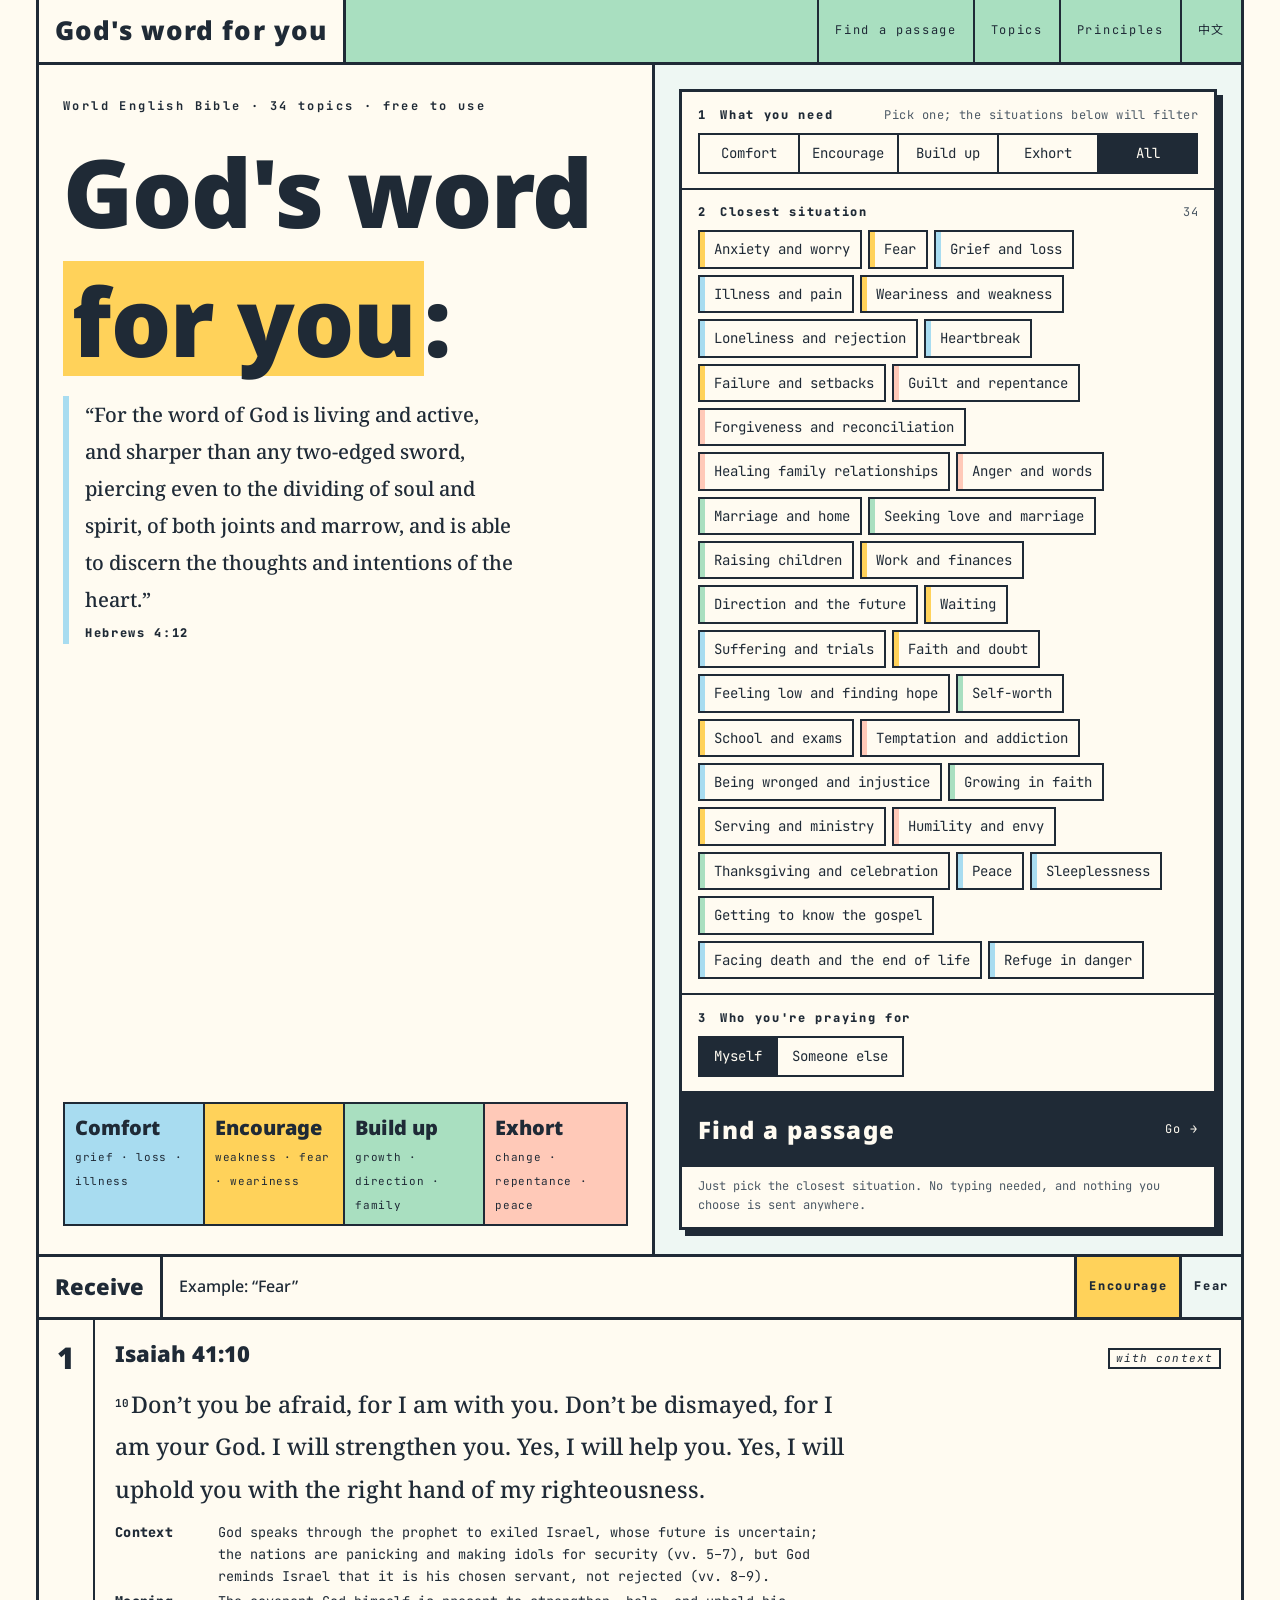
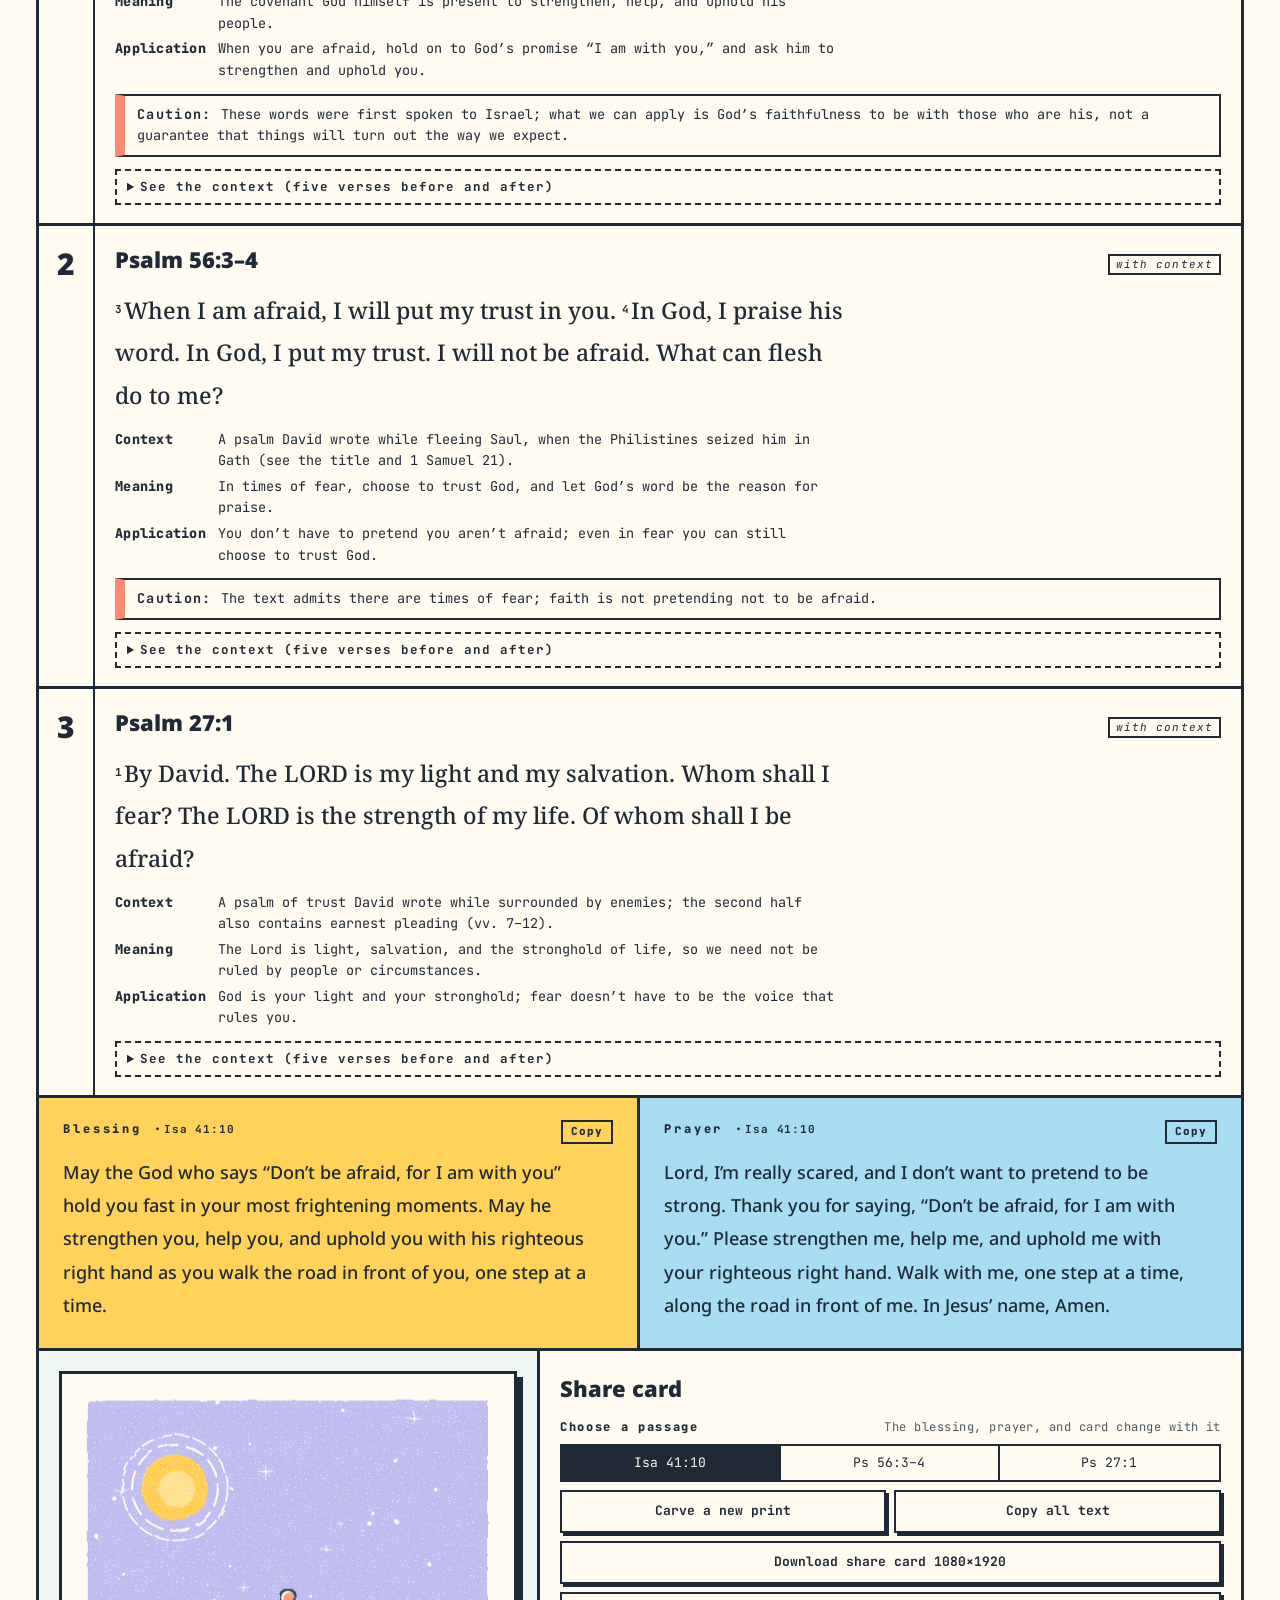
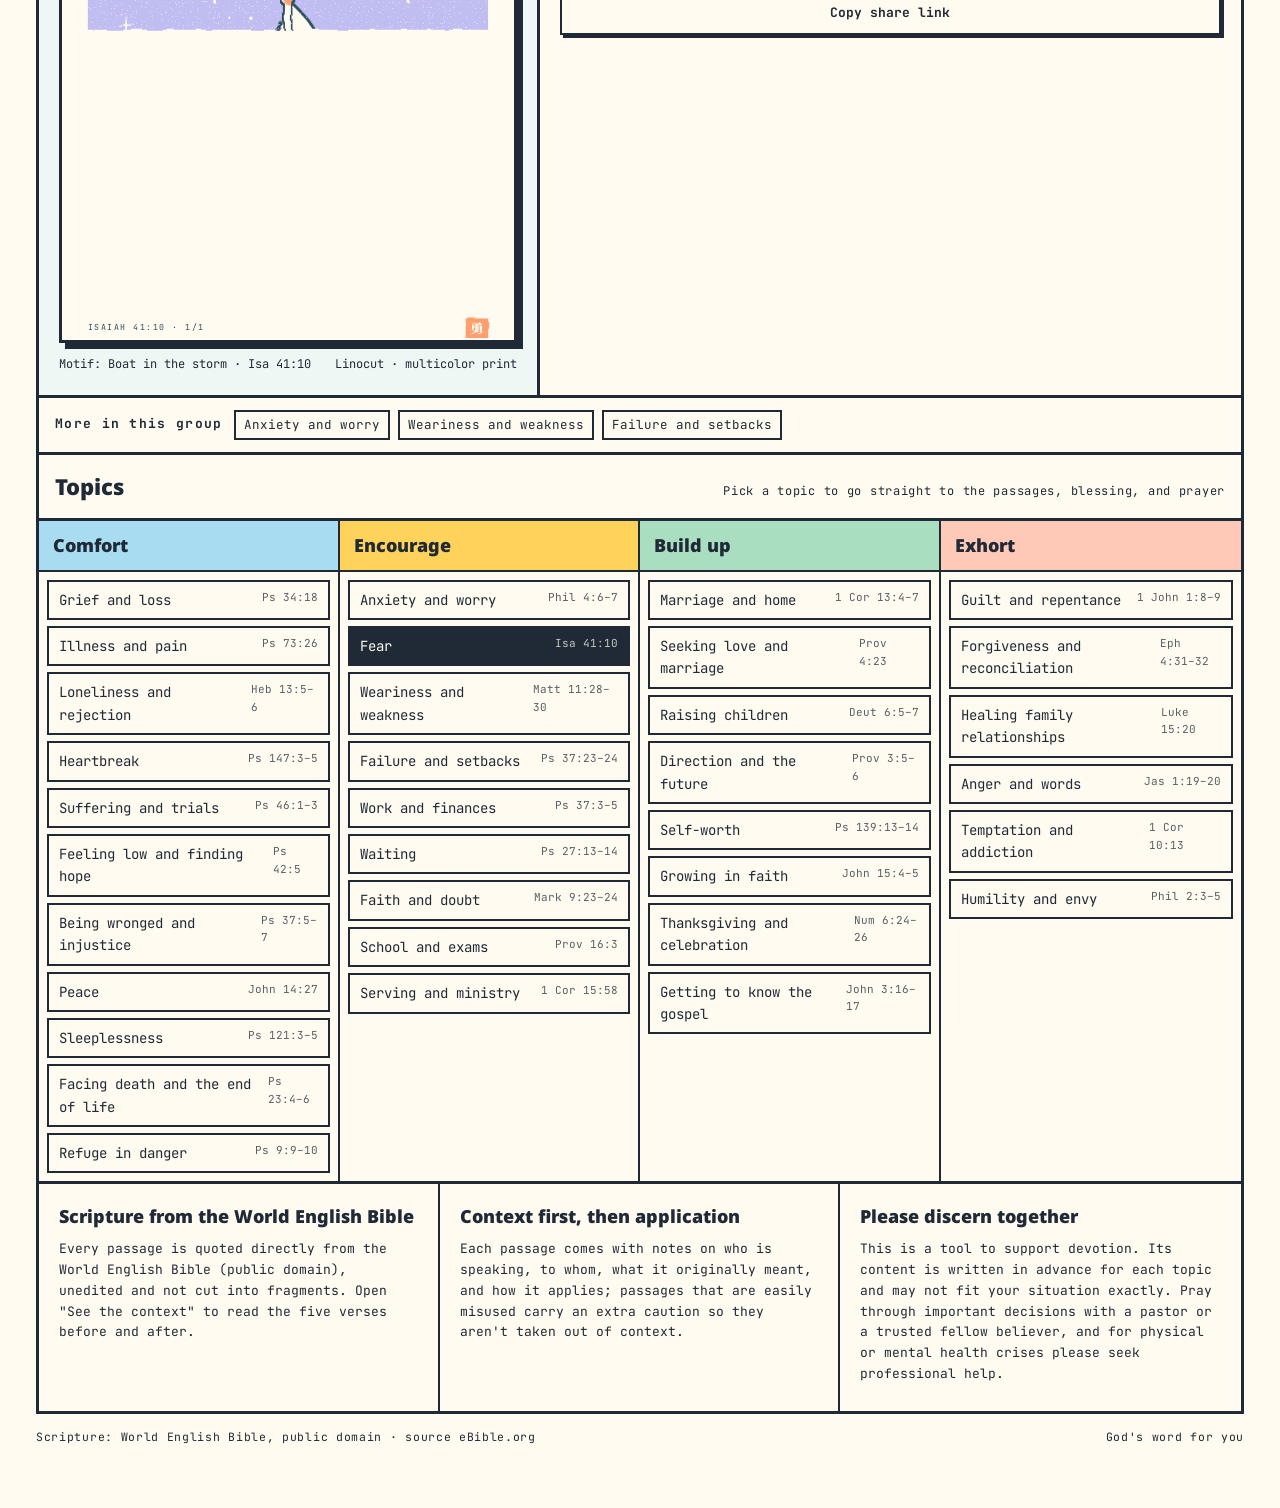
<file: en/index.html>
<!doctype html>
<html lang="en">
<head>
<meta charset="utf-8">
<meta name="viewport" content="width=device-width,initial-scale=1,viewport-fit=cover">
<link rel="alternate" hreflang="zh-Hant-TW" href="https://ystudiotwo-create.github.io/gods-word-for-you/">
<link rel="alternate" hreflang="en" href="https://ystudiotwo-create.github.io/gods-word-for-you/en/">
<title>God's word for you</title>
<meta name="description" content="Choose the situation you or a friend is in and find fitting Bible passages from the World English Bible, with context, a blessing, a prayer, and a linocut-style print.">
<link rel="preconnect" href="https://fonts.googleapis.com">
<link rel="preconnect" href="https://fonts.gstatic.com" crossorigin>
<link rel="stylesheet" href="https://fonts.googleapis.com/css2?family=JetBrains+Mono:wght@400;700;800&family=Noto+Sans:wght@500;900&family=Noto+Serif:wght@500;700&family=Noto+Sans+TC:wght@500;900&family=Noto+Serif+TC:wght@500;700&display=swap">
<style>

/* Layout: a raw print-shop grid — thick ink rules split the sheet into cells; colour blocks borrow the morning palette of the linocut prints (sky, sun, mint, peach). */
:root {
  --ink: #1F2A36;          /* deep slate instead of pure black */
  --paper: #FFFBF1;
  --paper-2: #EEF7F3;      /* mint-tinted proof sheet */
  --muted: #4D5A66;        /* secondary text on paper, AA */
  --sun: #FFD25A;          /* 鼓勵 */
  --sky: #A8DCF0;          /* 安慰 */
  --mint: #A9DFC0;         /* 造就 */
  --peach: #FFC9B8;        /* 勸勉 */
  --coral: #FF8A70;        /* alerts, focus */
  --rule: 3px;
  --shadow: 6px 6px 0 var(--ink);
  --display: "Noto Sans TC", "PingFang TC", "Microsoft JhengHei", sans-serif;
  --mono: "JetBrains Mono", "IBM Plex Mono", ui-monospace, "Noto Sans TC", monospace;
  --serif: "Noto Serif TC", "Songti TC", "PMingLiU", serif;
  color-scheme: light;
}
* { box-sizing: border-box; }
[hidden] { display: none !important; }
html { background: var(--paper); }
body { background: var(--paper); color: var(--ink); font-family: var(--mono); font-size: 15px; line-height: 1.6; margin: 0; }
.wrap { max-width: 1240px; margin: 0 auto; padding-inline: 16px; padding-block: 0 48px; }
a { color: var(--ink); text-decoration-thickness: 2px; text-underline-offset: 3px; }
:focus-visible { outline: 3px solid var(--coral); outline-offset: 2px; }
button, input, textarea { font: inherit; color: inherit; }

/* top bar */
.bar { display: flex; flex-wrap: wrap; align-items: stretch; border: var(--rule) solid var(--ink); border-top: 0; background: var(--mint); color: var(--ink); }
.logo { display: flex; align-items: baseline; gap: 12px; padding: 10px 16px; background: var(--paper); color: var(--ink); border-right: var(--rule) solid var(--ink); }
.logo b { font-family: var(--display); font-weight: 900; font-size: 26px; letter-spacing: .04em; }
.logo span { font-weight: 800; font-size: 12px; letter-spacing: .18em; }
.bar nav { display: flex; flex-wrap: wrap; margin-left: auto; }
.bar nav a { color: var(--ink); text-decoration: none; font-size: 12px; letter-spacing: .14em; padding: 14px 16px; border-left: 2px solid var(--ink); display: flex; align-items: center; }
.bar nav a:hover { background: var(--sun); color: var(--ink); }

/* hero + form */
.hero { display: grid; grid-template-columns: minmax(0, 1.05fr) minmax(0, 1fr); border: var(--rule) solid var(--ink); border-top: 0; }
.hero-l { padding: 32px 24px 28px; border-right: var(--rule) solid var(--ink); display: flex; flex-direction: column; gap: 20px; min-width: 0; }
.kicker { font-size: 12px; letter-spacing: .2em; font-weight: 700; }
h1 { font-family: var(--display); font-weight: 900; font-size: clamp(44px, 7.4vw, 104px); line-height: 1.18; margin: 0; letter-spacing: -.01em; text-wrap: balance; }
h1 > span { display: block; }
h1 em { font-style: normal; display: inline-block; line-height: 1.18; background: var(--sun); padding: .04em .1em 0; margin-top: .14em; }
.lede { max-width: 30em; margin: 0; padding-left: 16px; border-left: 6px solid var(--sky); }
.lede p { margin: 0; font-family: var(--serif); font-weight: 500; font-size: clamp(17px, 1.6vw, 20px); line-height: 1.85; color: var(--ink); }
.lede cite { display: block; margin-top: 6px; font-style: normal; font-size: 12px; font-weight: 800; letter-spacing: .14em; }
.legend { display: grid; grid-template-columns: repeat(4, minmax(0, 1fr)); border: 2px solid var(--ink); margin-top: auto; }
.legend div { padding: 8px 10px; border-right: 2px solid var(--ink); min-width: 0; }
.legend div:last-child { border-right: 0; }
.legend div:nth-child(1) { background: var(--sky); }
.legend div:nth-child(2) { background: var(--sun); }
.legend div:nth-child(3) { background: var(--mint); }
.legend div:nth-child(4) { background: var(--peach); }
.legend b { display: block; font-family: var(--display); font-size: 20px; font-weight: 900; }
.legend small { font-size: 11px; letter-spacing: .06em; color: var(--ink); }

.hero-r { padding: 24px; background: var(--paper-2); min-width: 0; }
form { background: var(--paper); border: var(--rule) solid var(--ink); box-shadow: var(--shadow); display: flex; flex-direction: column; }
.field { padding: 14px 16px; border-bottom: 2px solid var(--ink); display: flex; flex-direction: column; gap: 8px; min-width: 0; }
.label { font-size: 12px; font-weight: 800; letter-spacing: .14em; display: flex; flex-wrap: wrap; justify-content: space-between; gap: 2px 8px; }
.label span { font-weight: 400; letter-spacing: .04em; color: var(--muted); }
textarea { width: 100%; min-height: 128px; resize: vertical; border: 2px solid var(--ink); background: #fff; padding: 12px; font-family: var(--display); font-weight: 500; font-size: 18px; line-height: 1.55; border-radius: 0; }
.seg { display: flex; flex-wrap: wrap; gap: 0; border: 2px solid var(--ink); width: fit-content; max-width: 100%; }
.seg label { cursor: pointer; }
.seg input { position: absolute; opacity: 0; pointer-events: none; }
.seg span { display: block; padding: 7px 14px; font-size: 14px; border-right: 2px solid var(--ink); }
.seg label:last-child span { border-right: 0; }
.seg input:checked + span { background: var(--ink); color: var(--paper); }
.seg input:focus-visible + span { outline: 3px solid var(--coral); outline-offset: -3px; }
.row { display: flex; flex-wrap: wrap; gap: 10px; align-items: center; }
input[type=text] { border: 2px solid var(--ink); background: #fff; padding: 7px 10px; border-radius: 0; min-width: 0; flex: 1 1 160px; }
.examples { display: flex; flex-wrap: wrap; gap: 6px; }
.chip { border: 2px solid var(--ink); background: transparent; padding: 3px 8px; font-size: 12.5px; cursor: pointer; border-radius: 0; text-align: left; }
.chip:hover { background: var(--ink); color: var(--paper); }
.go { all: unset; box-sizing: border-box; cursor: pointer; display: flex; justify-content: space-between; align-items: center; gap: 12px; padding: 18px 16px; background: var(--ink); color: var(--paper); font-family: var(--display); font-weight: 900; font-size: 24px; letter-spacing: .06em; }
.go:hover { background: var(--sun); color: var(--ink); }
.go:active { transform: translate(2px, 2px); }
.go:focus-visible { outline: 3px solid var(--coral); outline-offset: 3px; }
.go[disabled] { background: var(--muted); cursor: progress; }
.go small { font-family: var(--mono); font-size: 12px; font-weight: 400; letter-spacing: .1em; }
.note { font-size: 12px; color: var(--muted); padding: 10px 16px 12px; margin: 0; }


/* status */
.status { border: var(--rule) solid var(--ink); border-top: 0; display: grid; grid-template-columns: repeat(4, minmax(0, 1fr)); background: var(--paper); }
.step { padding: 10px 14px; border-right: 2px solid var(--ink); font-size: 12.5px; display: flex; gap: 8px; align-items: center; min-width: 0; }
.step:last-child { border-right: 0; }
.step i { font-style: normal; width: 14px; height: 14px; border: 2px solid var(--ink); flex: none; }
.step.on i { background: repeating-linear-gradient(45deg, var(--ink) 0 3px, transparent 3px 6px); }
.step.done i { background: var(--ink); }
.step.on { font-weight: 800; }
.msg { border: var(--rule) solid var(--ink); border-top: 0; padding: 12px 16px; background: var(--paper-2); font-size: 14px; }
.msg.err { background: var(--peach); }

/* result */
.res-head { border: var(--rule) solid var(--ink); border-top: 0; display: flex; flex-wrap: wrap; align-items: stretch; background: var(--paper); }
.res-head h2 { margin: 0; padding: 12px 16px; font-family: var(--display); font-weight: 900; font-size: 22px; border-right: var(--rule) solid var(--ink); }
.res-head .q { padding: 12px 16px; flex: 1 1 260px; min-width: 0; font-family: var(--display); font-weight: 500; font-size: 16px; display: flex; align-items: center; }
.tag { display: inline-flex; align-items: center; padding: 0 12px; font-size: 12px; font-weight: 800; letter-spacing: .14em; border-left: var(--rule) solid var(--ink); }
.tag.cat { background: var(--sky); }
.tag.cat[data-c=encourage] { background: var(--sun); }
.tag.cat[data-c=edify] { background: var(--mint); }
.tag.cat[data-c=exhort] { background: var(--peach); }
.tag.demo { background: var(--paper-2); }

.result { display: grid; grid-template-columns: minmax(0, 5fr) minmax(0, 7fr); border: var(--rule) solid var(--ink); border-top: 0; }
.print-col { border-right: var(--rule) solid var(--ink); padding: 20px; background: var(--paper-2); min-width: 0; display: flex; flex-direction: column; gap: 12px; }
.print { border: var(--rule) solid var(--ink); box-shadow: var(--shadow); background: var(--paper); aspect-ratio: 4 / 5; max-width: 100%; }
.print svg { display: block; width: 100%; height: 100%; }
.print.fresh { animation: pull .9s ease-out; }
@keyframes pull { from { clip-path: inset(0 0 100% 0); } to { clip-path: inset(0 0 0 0); } }
@media (prefers-reduced-motion: reduce) { .print.fresh { animation: none; } }
.print-meta { font-size: 12px; display: flex; justify-content: space-between; gap: 8px; flex-wrap: wrap; }
.tools { display: grid; grid-template-columns: 1fr 1fr; gap: 8px; }
.btn { border: 2px solid var(--ink); background: var(--paper); padding: 9px 10px; cursor: pointer; font-size: 13px; font-weight: 700; border-radius: 0; box-shadow: 3px 3px 0 var(--ink); text-align: center; }
.btn:hover { background: var(--ink); color: var(--paper); }
.btn:active { transform: translate(2px, 2px); box-shadow: 1px 1px 0 var(--ink); }
.btn[disabled] { opacity: .45; cursor: not-allowed; }
.btn.wide { grid-column: 1 / -1; }

.texts { display: flex; flex-direction: column; min-width: 0; }
.passage { border-bottom: var(--rule) solid var(--ink); display: grid; grid-template-columns: 56px minmax(0, 1fr); }
.passage .num { border-right: 2px solid var(--ink); font-family: var(--display); font-weight: 900; font-size: 30px; display: flex; justify-content: center; padding-top: 14px; }
.passage .body { padding: 16px 20px 18px; min-width: 0; display: flex; flex-direction: column; gap: 12px; }
.ref { display: flex; flex-wrap: wrap; align-items: baseline; gap: 6px 14px; }
.ref b { font-family: var(--display); font-weight: 900; font-size: 22px; }
.ref span { font-size: 12px; letter-spacing: .16em; font-weight: 700; }
.ref .ok { margin-left: auto; font-size: 11px; letter-spacing: .1em; border: 2px solid var(--ink); padding: 0 6px; }
.ref .ok.wait { border-style: dashed; color: var(--muted); }
.scripture { font-family: var(--serif); font-weight: 500; font-size: clamp(19px, 1.9vw, 23px); line-height: 1.85; margin: 0; max-width: 32em; }
.scripture sup { font-family: var(--mono); font-size: 11px; font-weight: 700; margin-right: 2px; vertical-align: .55em; }
.notes { display: grid; grid-template-columns: 4.5em minmax(0, 1fr); gap: 4px 12px; margin: 0; font-size: 13.5px; }
.notes dt { font-weight: 800; letter-spacing: .1em; }
.notes dd { margin: 0; color: var(--ink); max-width: 46em; }
.caution { border: 2px solid var(--ink); border-left: 10px solid var(--coral); padding: 8px 12px; font-size: 13.5px; }
.caution b { letter-spacing: .1em; }
details { border: 2px dashed var(--ink); }
summary { cursor: pointer; padding: 6px 10px; font-size: 12.5px; font-weight: 700; letter-spacing: .08em; }
.ctx { padding: 4px 12px 12px; font-family: var(--serif); font-size: 15px; line-height: 1.8; color: var(--muted); }
.ctx mark { background: var(--sun); color: var(--ink); padding: 0 2px; }
.dropped { padding: 14px 20px; font-size: 12.5px; color: var(--muted); border-bottom: var(--rule) solid var(--ink); }
.dropped b { color: var(--ink); letter-spacing: .1em; }
.dropped ul { margin: 6px 0 0; padding-left: 1.2em; }

.words { display: grid; grid-template-columns: minmax(0, 1fr) minmax(0, 1fr); border: var(--rule) solid var(--ink); border-top: 0; }
.word { padding: 22px 24px 26px; display: flex; flex-direction: column; gap: 12px; min-width: 0; }
.word h3 { margin: 0; font-size: 12px; letter-spacing: .24em; font-weight: 800; display: flex; justify-content: space-between; }
.word p { margin: 0; font-family: var(--display); font-weight: 500; font-size: 18px; line-height: 1.85; max-width: 30em; white-space: pre-line; }
.blessing { background: var(--sun); border-right: var(--rule) solid var(--ink); }
.prayer { background: var(--sky); }
.copy { border: 2px solid var(--ink); background: transparent; font-size: 11px; letter-spacing: .1em; padding: 1px 8px; cursor: pointer; border-radius: 0; }

.about { display: grid; grid-template-columns: repeat(3, minmax(0, 1fr)); border: var(--rule) solid var(--ink); border-top: 0; }
.about section { padding: 18px 20px; border-right: 2px solid var(--ink); font-size: 13px; min-width: 0; }
.about section:last-child { border-right: 0; }
.about h4 { margin: 0 0 8px; font-family: var(--display); font-weight: 900; font-size: 18px; }
.about p { margin: 0 0 8px; }
footer { padding: 14px 0; font-size: 11.5px; letter-spacing: .06em; display: flex; justify-content: space-between; gap: 12px; flex-wrap: wrap; }

@media (max-width: 900px) {
  .hero, .result, .words, .about { grid-template-columns: minmax(0, 1fr); }
  .hero-l, .print-col, .blessing { border-right: 0; }
  .hero-l { border-bottom: var(--rule) solid var(--ink); }
  .print-col { border-bottom: var(--rule) solid var(--ink); }
  .print-col > * { width: 100%; max-width: 460px; margin: 0 auto; }
  .blessing { border-bottom: var(--rule) solid var(--ink); }
  .about section { border-right: 0; border-bottom: 2px solid var(--ink); }
  .status { grid-template-columns: 1fr 1fr; }
  .step:nth-child(2) { border-right: 0; }
  .step:nth-child(-n+2) { border-bottom: 2px solid var(--ink); }
}
@media (max-width: 520px) {
  .hero-l, .hero-r { padding: 18px 14px; }
  .legend { grid-template-columns: 1fr 1fr; }
  .legend div:nth-child(2) { border-right: 0; }
  .legend div:nth-child(-n+2) { border-bottom: 2px solid var(--ink); }
  .passage { grid-template-columns: 36px minmax(0, 1fr); }
  .passage .num { font-size: 22px; }
  .passage .body { padding: 14px 14px 16px; }
  .notes { grid-template-columns: minmax(0, 1fr); }
  .notes dd { margin-bottom: 6px; }
  .bar nav a { padding: 10px 12px; }
  .go { font-size: 20px; }
  /* phone: logo on its own row, nav links share the next row evenly */
  .logo { flex: 1 1 100%; border-right: 0; border-bottom: var(--rule) solid var(--ink); }
  .bar nav { flex: 1 1 100%; margin-left: 0; }
  .bar nav a { flex: 1 1 0; justify-content: center; padding: 10px 4px; letter-spacing: .06em; white-space: nowrap; }
  .bar nav a:first-child { border-left: 0; }
  /* segmented choices stay on one row and fill the width instead of wrapping */
  .seg { width: 100%; display: grid; grid-auto-flow: column; grid-auto-columns: minmax(0, 1fr); }
  .seg span { padding: 8px 4px; text-align: center; white-space: nowrap; }
  /* result header: title and tags on the first row, the question on its own row */
  .res-head { display: grid; grid-template-columns: auto minmax(0, 1fr) auto auto; }
  .res-head h2 { grid-area: 1 / 1; }
  .res-head .tag.cat { grid-area: 1 / 3; }
  .res-head .tag.demo { grid-area: 1 / 4; }
  .res-head .q { grid-area: 2 / 1 / 3 / -1; border-top: 2px solid var(--ink); }
}

:root { --display: "Noto Sans", "Noto Sans TC", sans-serif; --serif: "Noto Serif", "Noto Serif TC", serif; }
.notes dt { letter-spacing: .02em; }
@media (min-width: 521px) { .notes { grid-template-columns: max-content minmax(0, 1fr); } }
/* English category names are long. The four categories stay together and "All" comes last:
   five in a row when they fit, else four plus a full-width "All", else two by two plus "All" (2px ink lines between) */
.field:has(> .seg[aria-labelledby=catLabel]) { container-type: inline-size; }
.seg[aria-labelledby=catLabel] { display: grid; grid-auto-flow: row; grid-template-columns: repeat(2, minmax(0, 1fr)); gap: 2px; width: 100%; background: var(--ink); }
.seg[aria-labelledby=catLabel] label:first-child { order: 1; grid-column: 1 / -1; }
.seg[aria-labelledby=catLabel] span { border-right: 0; text-align: center; background: var(--paper); padding-left: 4px; padding-right: 4px; white-space: nowrap; }
@container (min-width: 350px) { .seg[aria-labelledby=catLabel] { grid-template-columns: repeat(4, minmax(0, 1fr)); } }
@container (min-width: 450px) { .seg[aria-labelledby=catLabel] { grid-template-columns: repeat(5, minmax(0, 1fr)); } .seg[aria-labelledby=catLabel] label:first-child { grid-column: auto; } }
/* size the purpose names to the legend box so "Encourage" always fits its quarter */
.legend { container-type: inline-size; }
.legend b { font-size: clamp(14px, 3.6cqi, 20px); }
@media (max-width: 520px) { .legend b { font-size: clamp(15px, 6.5cqi, 20px); } }
/* ---- static edition ---- */
.related { border: var(--rule) solid var(--ink); border-top: 0; padding: 12px 16px; display: flex; flex-wrap: wrap; gap: 8px; align-items: center; background: var(--paper); font-size: 13px; }
.related b { letter-spacing: .1em; margin-right: 4px; }
.index { border: var(--rule) solid var(--ink); border-top: 0; }
.index > h2 { margin: 0; padding: 14px 16px; font-family: var(--display); font-weight: 900; font-size: 22px; border-bottom: var(--rule) solid var(--ink); display: flex; justify-content: space-between; align-items: baseline; gap: 12px; flex-wrap: wrap; }
.index > h2 small { font-family: var(--mono); font-size: 12px; font-weight: 400; letter-spacing: .06em; }
.cols { display: grid; grid-template-columns: repeat(4, minmax(0, 1fr)); }
.col { border-right: 2px solid var(--ink); min-width: 0; }
.col:last-child { border-right: 0; }
.col h3 { margin: 0; padding: 10px 14px; font-family: var(--display); font-weight: 900; font-size: 18px; border-bottom: 2px solid var(--ink); }
.col[data-c=comfort] h3 { background: var(--sky); }
.col[data-c=encourage] h3 { background: var(--sun); }
.col[data-c=edify] h3 { background: var(--mint); }
.col[data-c=exhort] h3 { background: var(--peach); }
.col ul { list-style: none; margin: 0; padding: 8px; display: flex; flex-direction: column; gap: 6px; }
.col button { width: 100%; text-align: left; border: 2px solid var(--ink); background: var(--paper); padding: 7px 10px; font-size: 14px; cursor: pointer; border-radius: 0; display: flex; justify-content: space-between; gap: 8px; }
.col button:hover, .col button[aria-current=true] { background: var(--ink); color: var(--paper); }
.col button small { font-family: var(--mono); font-size: 11px; opacity: .75; }
.sits { display: flex; flex-wrap: wrap; gap: 6px; }
.sits label { cursor: pointer; }
.sits input { position: absolute; opacity: 0; pointer-events: none; }
.sits span { display: block; border: 2px solid var(--ink); background: var(--paper); padding: 6px 10px 6px 14px; font-size: 14px; position: relative; }
.sits span::before { content: ""; position: absolute; left: 0; top: 0; bottom: 0; width: 5px; }
.sits label[data-c=comfort] span::before { background: var(--sky); }
.sits label[data-c=encourage] span::before { background: var(--sun); }
.sits label[data-c=edify] span::before { background: var(--mint); }
.sits label[data-c=exhort] span::before { background: var(--peach); }
.sits span:hover { background: var(--paper-2); }
.sits input:checked + span { background: var(--ink); color: var(--paper); }
.sits input:focus-visible + span { outline: 3px solid var(--coral); outline-offset: 2px; }
.wref { font-size: 11px; font-weight: 700; letter-spacing: .08em; }
.card-pick { grid-column: 1 / -1; display: flex; flex-direction: column; gap: 6px; }
.card-pick .label { font-size: 12px; }
#cardPick { width: 100%; display: grid; grid-auto-flow: column; grid-auto-columns: minmax(0, 1fr); }
#cardPick span { text-align: center; white-space: nowrap; padding: 7px 4px; font-size: 13px; overflow: hidden; text-overflow: ellipsis; }
.texts { border: var(--rule) solid var(--ink); border-top: 0; }
.texts .passage:last-child { border-bottom: 0; }
.card-side { padding: 20px; display: flex; flex-direction: column; gap: 12px; min-width: 0; }
.card-side h3 { margin: 0; font-family: var(--display); font-weight: 900; font-size: 22px; }
.match-note { font-size: 12.5px; padding: 10px 16px; border: var(--rule) solid var(--ink); border-top: 0; background: var(--paper-2); }
@media (max-width: 900px) {
  .cols { grid-template-columns: 1fr 1fr; }
  .col:nth-child(2) { border-right: 0; }
  .col:nth-child(-n+2) { border-bottom: 2px solid var(--ink); }
}
@media (max-width: 520px) {
  .cols { grid-template-columns: minmax(0, 1fr); }
  .col { border-right: 0; border-bottom: 2px solid var(--ink); }
  .col:last-child { border-bottom: 0; }
}
</style>
</head>
<body>


<div class="wrap">
  <header class="bar">
    <div class="logo"><b>God's word for you</b></div>
    <nav aria-label="Page navigation">
      <a href="#find">Find a passage</a>
      <a href="#topics">Topics</a>
      <a href="#about">Principles</a>
      <a href="../" lang="zh-Hant-TW" hreflang="zh-Hant-TW" id="langSwitch">中文</a>
    </nav>
  </header>

  <section class="hero" id="find">
    <div class="hero-l">
      <div class="kicker">World English Bible · <span id="nTopics">29</span> topics · free to use</div>
      <h1><span>God's word</span><span><em>for you</em>:</span></h1>
      <blockquote class="lede"><p>“For the word of God is living and active, and sharper than any two-edged sword, piercing even to the dividing of soul and spirit, of both joints and marrow, and is able to discern the thoughts and intentions of the heart.”</p><cite>Hebrews 4:12</cite></blockquote>
      <div class="legend" aria-label="Four purposes">
        <div><b>Comfort</b><small>grief · loss · illness</small></div>
        <div><b>Encourage</b><small>weakness · fear · weariness</small></div>
        <div><b>Build up</b><small>growth · direction · family</small></div>
        <div><b>Exhort</b><small>change · repentance · peace</small></div>
      </div>
    </div>
    <div class="hero-r">
      <form id="form" autocomplete="off">
        <div class="field">
          <span class="label" id="catLabel">1　What you need <span>Pick one; the situations below will filter</span></span>
          <div class="seg" role="radiogroup" aria-labelledby="catLabel">
            <label><input type="radio" name="cat" id="catAll" value="" checked><span>All</span></label>
            <label><input type="radio" name="cat" id="catComfort" value="comfort"><span>Comfort</span></label>
            <label><input type="radio" name="cat" id="catEncourage" value="encourage"><span>Encourage</span></label>
            <label><input type="radio" name="cat" id="catEdify" value="edify"><span>Build up</span></label>
            <label><input type="radio" name="cat" id="catExhort" value="exhort"><span>Exhort</span></label>
          </div>
        </div>
        <div class="field">
          <span class="label" id="sitLabel">2　Closest situation <span id="sitCount"></span></span>
          <div class="sits" id="sits" role="radiogroup" aria-labelledby="sitLabel"></div>
        </div>
        <div class="field">
          <span class="label" id="whoLabel">3　Who you're praying for</span>
          <div class="row">
            <div class="seg" role="radiogroup" aria-labelledby="whoLabel">
              <label><input type="radio" name="who" id="whoSelf" value="self" checked><span>Myself</span></label>
              <label><input type="radio" name="who" id="whoOther" value="other"><span>Someone else</span></label>
            </div>
            <input type="text" id="name" placeholder="Their name (optional), e.g. Sam" maxlength="24" hidden aria-label="The person's name">
          </div>
        </div>
        <button class="go" id="go" type="submit"><span>Find a passage</span><small>Go →</small></button>
        <p class="note">Just pick the closest situation. No typing needed, and nothing you choose is sent anywhere.</p>
      </form>
    </div>
  </section>

  <div class="msg" id="msg" hidden role="status"></div>

  <div id="result" tabindex="-1">
    <div class="res-head">
      <h2>Receive</h2>
      <div class="q" id="q"></div>
      <span class="tag cat" id="cat"></span>
      <span class="tag demo" id="topicTag"></span>
    </div>
    <!-- 順序：三處經文 → 祝福、禱告 → 圖卡 -->
    <div class="texts" id="texts"></div>
    <div class="words">
      <section class="word blessing"><h3><span>Blessing <small class="wref"></small></span> <button class="copy" type="button" data-copy="blessing">Copy</button></h3><p id="blessing"></p></section>
      <section class="word prayer"><h3><span>Prayer <small class="wref"></small></span> <button class="copy" type="button" data-copy="prayer">Copy</button></h3><p id="prayer"></p></section>
    </div>
    <div class="result">
      <div class="print-col">
        <div class="print" id="print"></div>
        <div class="print-meta"><span id="motifName"></span><span>Linocut · multicolor print</span></div>
      </div>
      <div class="card-side">
        <h3>Share card</h3>
        <div class="tools">
          <div class="card-pick"><span class="label" id="cardLabel">Choose a passage <span>The blessing, prayer, and card change with it</span></span><div class="seg" id="cardPick" role="radiogroup" aria-labelledby="cardLabel"></div></div>
          <button class="btn" id="reroll" type="button">Carve a new print</button>
          <button class="btn" id="copyAll" type="button">Copy all text</button>
          <button class="btn wide" id="download" type="button"></button>
          <button class="btn wide" id="shareLink" type="button" hidden>Copy share link</button>
        </div>
      </div>
    </div>
  </div>
  <div class="related" id="related" hidden></div>

  <section class="index" id="topics">
    <h2>Topics <small>Pick a topic to go straight to the passages, blessing, and prayer</small></h2>
    <div class="cols" id="cols"></div>
  </section>

  <div class="about" id="about">
    <section>
      <h4>Scripture from the World English Bible</h4>
      <p>Every passage is quoted directly from the World English Bible (public domain), unedited and not cut into fragments. Open "See the context" to read the five verses before and after.</p>
    </section>
    <section>
      <h4>Context first, then application</h4>
      <p>Each passage comes with notes on who is speaking, to whom, what it originally meant, and how it applies; passages that are easily misused carry an extra caution so they aren't taken out of context.</p>
    </section>
    <section>
      <h4>Please discern together</h4>
      <p>This is a tool to support devotion. Its content is written in advance for each topic and may not fit your situation exactly. Pray through important decisions with a pastor or a trusted fellow believer, and for physical or mental health crises please seek professional help.</p>
    </section>
  </div>
  <footer><span>Scripture: World English Bible, public domain · source eBible.org</span><span>God's word for you</span></footer>
</div>

<script>
/**
 * 手繪版畫（麻膠版／木刻）風格 SVG 產生器
 * Linocut-style SVG generator — zero dependencies, runs in browser and Node.
 *
 * 模擬多色套印：先印暖黃太陽版，再印天空／地面的淺色版（刻掉的地方露出紙色），
 * 最後以深青色印細節線。色調清新明亮，不使用純黑。
 *
 *   renderLinocut({ motif: "sheep", seed: 7, seal: "安", caption: "PS 23:1-4" })
 */

const MOTIFS = {
  lamp:   { zh: "燈與光",     hint: "lamp, light, guidance, word of God (Ps 119:105, Matt 5:14)" },
  sheep:  { zh: "羊與牧杖",   hint: "shepherd, care, provision, being led (Ps 23, John 10)" },
  dove:   { zh: "鴿子與橄欖枝", hint: "peace, Holy Spirit, new beginning (Gen 8, John 14:27)" },
  tree:   { zh: "溪水旁的樹", hint: "rootedness, fruitfulness, delight in the word (Ps 1, Jer 17:7-8)" },
  eagle:  { zh: "展翅的鷹",   hint: "renewed strength, rising above (Isa 40:31)" },
  rock:   { zh: "磐石",       hint: "refuge, stability, God as fortress (Ps 18, Ps 62, Matt 7:24)" },
  boat:   { zh: "風浪中的小船", hint: "storm, fear, Jesus calming the sea (Mark 4:35-41)" },
  sprout: { zh: "種子發芽",   hint: "growth, waiting, sowing and reaping (Gal 6:9, John 12:24)" },
  path:   { zh: "通往光的路", hint: "direction, decisions, trusting God's way (Prov 3:5-6)" },
  vine:   { zh: "葡萄樹與枝子", hint: "abiding, fruit, community (John 15)" },
  hands:  { zh: "捧著光的雙手", hint: "prayer, receiving grace, offering (Phil 4:6-7)" },
  lily:   { zh: "野地的百合與飛鳥", hint: "provision, not worrying (Matt 6:25-34)" },
  anchor: { zh: "錨",         hint: "hope, steadfastness (Heb 6:19)" },
  cross:  { zh: "山上的十字架", hint: "salvation, forgiveness, grace (Rom 5:8, 1 John 1:9)" },
  birds:  { zh: "枝頭的一對鳥", hint: "companionship, love, waiting together (Eccl 4:9, Song 2)" },
  nest:   { zh: "巢中的雛鳥", hint: "parenting, care, being sheltered (Isa 40:11, Ps 91:4)" },
  house:  { zh: "亮著燈的家", hint: "home, family, coming back, the Father's house (Luke 15, John 14:2)" },
  rainbow:{ zh: "雨後的彩虹", hint: "covenant love, healing after tears (Gen 9, Isa 54:9-10)" },
  moon:   { zh: "夜裡的月亮與小屋", hint: "night, rest, God who never sleeps (Ps 121, Ps 4:8)" },
  book:   { zh: "打開的書", hint: "study, wisdom, the word as light (Ps 119:105)" },
};

const W = 600, H = 750, M = 34;           // canvas, paper margin
const X0 = M, Y0 = M, X1 = W - M, Y1 = H - M;
const PAPER = "#FFFBF1";

/* ---------- small helpers ---------- */
function rng(seed) {
  let a = (seed >>> 0) || 1;
  return () => { a |= 0; a = (a + 0x6D2B79F5) | 0; let t = Math.imul(a ^ (a >>> 15), 1 | a);
    t = (t + Math.imul(t ^ (t >>> 7), 61 | t)) ^ t; return ((t ^ (t >>> 14)) >>> 0) / 4294967296; };
}
const f = (n) => Math.round(n * 10) / 10;
const esc = (s) => String(s).replace(/[&<>"]/g, (c) => ({ "&": "&amp;", "<": "&lt;", ">": "&gt;", '"': "&quot;" }[c]));

/** 刀痕：兩端尖、中間寬的梭形 gouge mark */
function gouge(x1, y1, x2, y2, w, fill) {
  const mx = (x1 + x2) / 2, my = (y1 + y2) / 2, dx = x2 - x1, dy = y2 - y1;
  const L = Math.hypot(dx, dy) || 1, nx = -dy / L * w, ny = dx / L * w;
  return `<path d="M${f(x1)} ${f(y1)}Q${f(mx + nx)} ${f(my + ny)} ${f(x2)} ${f(y2)}Q${f(mx - nx)} ${f(my - ny)} ${f(x1)} ${f(y1)}Z" fill="${fill}"/>`;
}
const C = "#000", K = "#fff";             // in the black-plate mask: C = carve away, K = keep ink

function circle(cx, cy, r, fill) { return `<circle cx="${f(cx)}" cy="${f(cy)}" r="${f(r)}" fill="${fill}"/>`; }
function ellipse(cx, cy, rx, ry, rot, fill) {
  return `<ellipse cx="${f(cx)}" cy="${f(cy)}" rx="${f(rx)}" ry="${f(ry)}" transform="rotate(${f(rot)} ${f(cx)} ${f(cy)})" fill="${fill}"/>`;
}
function path(d, fill, extra = "") { return `<path d="${d}" fill="${fill}" ${extra}/>`; }
function stroke(d, color, w, extra = "") {
  return `<path d="${d}" fill="none" stroke="${color}" stroke-width="${w}" stroke-linecap="round" stroke-linejoin="round" ${extra}/>`;
}

/* ---------- background carving ---------- */
function skyRays(r, cx, cy, r0, clipId) {
  let s = "";
  const n = 64;
  for (let i = 0; i < n; i++) {
    const a = (i / n) * Math.PI * 2 + r() * 0.04;
    const ra = r0 + 6 + r() * 14, rb = ra + 120 + r() * 420;
    const w = 2.2 + r() * 4.5;
    s += gouge(cx + Math.cos(a) * ra, cy + Math.sin(a) * ra, cx + Math.cos(a) * rb, cy + Math.sin(a) * rb, w, C);
  }
  return `<g clip-path="url(#${clipId})">${s}</g>`;
}
function skyStreaks(r, top, bottom, clipId) {
  let s = "";
  for (let y = top + 10; y < bottom - 4; y += 13 + r() * 6) {
    let x = X0 - 20 + r() * 40;
    while (x < X1) {
      const len = 30 + r() * 140, gap = 8 + r() * 30;
      s += gouge(x, y + r() * 3, x + len, y + r() * 3 - 1.5, 1.6 + r() * 2.6, C);
      x += len + gap;
    }
  }
  return `<g clip-path="url(#${clipId})">${s}</g>`;
}
function skyNight(r, bottom, clipId) {
  let s = "";
  for (let i = 0; i < 60; i++) {
    const x = X0 + r() * (X1 - X0), y = Y0 + r() * (bottom - Y0 - 20), k = 2 + r() * 5;
    s += r() < 0.25
      ? `${gouge(x - k * 2, y, x + k * 2, y, k * 0.35, C)}${gouge(x, y - k * 2, x, y + k * 2, k * 0.35, C)}`
      : circle(x, y, k * 0.45, C);
  }
  for (let y = bottom - 70; y < bottom - 4; y += 12 + r() * 5) {
    let x = X0 + r() * 30;
    while (x < X1) { const len = 20 + r() * 70; s += gouge(x, y, x + len, y, 1.4 + r() * 1.6, C); x += len + 20 + r() * 50; }
  }
  return `<g clip-path="url(#${clipId})">${s}</g>`;
}
/** 太陽：黑版刻空的圓 + 兩圈斷續刀痕 */
function sunCarve(r, cx, cy, R, clipId) {
  let s = circle(cx, cy, R, C);
  for (let k = 1; k <= 2; k++) {
    const rr = R + k * 13;
    const dash = `${f(10 + r() * 16)} ${f(5 + r() * 7)}`;
    s += `<circle cx="${f(cx)}" cy="${f(cy)}" r="${f(rr)}" fill="none" stroke="${C}" stroke-width="${f(3.5 - k * 0.6)}" stroke-dasharray="${dash}" stroke-linecap="round"/>`;
  }
  return clipId ? `<g clip-path="url(#${clipId})">${s}</g>` : s;
}
/** 起伏山丘的等高刀痕 */
function hillY(x, horizon, phase, amp) {
  return horizon + Math.sin(x / 95 + phase) * amp + Math.sin(x / 41 + phase * 2) * amp * 0.25;
}
function hills(r, horizon, amp = 14) {
  const phase = r() * 6;
  let edge = `M${X0 - 10} ${Y1 + 10}`;
  for (let x = X0 - 10; x <= X1 + 10; x += 10) edge += `L${x} ${f(hillY(x, horizon, phase, amp))}`;
  edge += `L${X1 + 10} ${Y1 + 10}Z`;
  let lines = "";
  for (let k = 1, dy = 14; horizon + dy < Y1 + 10; k++, dy += 10 + k * 1.6) {
    let d = "";
    for (let x = X0 - 10; x <= X1 + 10; x += 12) d += `${d ? "L" : "M"}${x} ${f(hillY(x, horizon, phase + k * 0.18, amp * (1 + k * 0.06)) + dy)}`;
    const dash = `${f(18 + r() * 60)} ${f(6 + r() * 16)} ${f(8 + r() * 30)} ${f(5 + r() * 12)}`;
    lines += stroke(d, C, f(1.6 + r() * 1.8 + k * 0.12), `stroke-dasharray="${dash}"`);
  }
  return { ground: path(edge, K), lines, top: (x) => hillY(x, horizon, phase, amp) };
}
function waves(r, top, color = C) {
  let s = "";
  for (let y = top + 12, row = 0; y < Y1 + 10; y += 15 + row * 1.2, row++) {
    const off = r() * 60, wl = 46 + row * 4;
    let d = "";
    for (let x = X0 - 60 + off; x < X1 + 60; x += wl) {
      d += `M${f(x)} ${f(y)}q${f(wl / 4)} ${f(-7 - row * 0.4)} ${f(wl / 2)} 0q${f(wl / 5)} ${f(4)} ${f(wl * 0.38)} ${f(-1)}`;
    }
    s += stroke(d, color, f(2 + r() * 1.6 + row * 0.08));
  }
  return s;
}
function mountains(r, base) {
  const peaks = [[X0 - 20, base + 30], [90, base - 60], [150, base - 10], [230, base - 130], [300, base - 40],
    [380, base - 150], [450, base - 30], [520, base - 90], [X1 + 20, base - 10]];
  let edge = `M${X0 - 20} ${Y1 + 10}`; for (const [x, y] of peaks) edge += `L${x} ${y}`; edge += `L${X1 + 20} ${Y1 + 10}Z`;
  let lines = "";
  for (let i = 1; i < peaks.length - 1; i++) {
    const [px, py] = peaks[i];
    for (let k = 0; k < 9; k++) {
      const t = 18 + k * 16 + r() * 6;
      lines += gouge(px - 4 + k * 3, py + 10 + k * 6, px - t * 0.7 + 10, py + t * 1.3, 1.2 + r() * 1.4, C);
    }
  }
  for (let y = base + 20; y < Y1 + 10; y += 12 + r() * 5) {
    let x = X0 + r() * 20;
    while (x < X1) { const l = 20 + r() * 90; lines += gouge(x, y, x + l, y + r() * 4 - 2, 1.5 + r() * 1.8, C); x += l + 14 + r() * 40; }
  }
  let ridge = ""; for (const [x, y] of peaks) ridge += `${ridge ? "L" : "M"}${x} ${y}`;
  lines += stroke(ridge, C, 4.5);
  return { ground: path(edge, K), lines };
}

const zoom = (k, cx, cy) => (g) => g && `<g transform="translate(${cx} ${cy}) scale(${k}) translate(${-cx} ${-cy})">${g}</g>`;

/* ---------- motifs ----------
 * each returns { sky, sun, ground, carve, ink, red, horizon }
 *   carve: silhouettes cut away (show paper; knocked out of the red plate too)
 *   ink:   black details kept inside the carved shapes
 *   red:   shapes printed on the vermilion plate
 */
const motifs = {
  lamp(r) {
    const flameD = "M454 528C436 504 442 470 462 440C466 470 486 488 472 516C468 526 462 530 454 528Z";
    const body = "M120 585C115 548 175 528 250 528C310 528 360 536 398 552L450 530C460 526 466 536 458 544L412 574C396 600 342 612 250 612C176 612 125 604 120 585Z";
    let ink = ellipse(250, 541, 24, 7, 0, K) + stroke("M140 590C190 604 310 604 392 580", K, 3.2);
    for (let i = 0; i < 9; i++) ink += circle(165 + i * 26, 575 + Math.sin(i / 1.4) * 2, 3.2, K);
    ink += stroke("M412 556C420 552 432 546 446 540", K, 2.4);
    return {
      horizon: 612, sky: "rays", sunAt: [462, 482, 34], sunHidden: true,
      carve: path(body, C) + stroke("M122 575C88 570 78 540 96 528C110 520 126 534 130 552", C, 15) +
        path("M190 608L310 608L300 626L200 626Z", C) + path(flameD, C),
      ink, red: path(flameD, K) + circle(462, 486, 30, K),
    };
  },
  sheep(r) {
    let carve = ellipse(310, 550, 112, 62, 0, C);
    const lumps = [];
    for (let i = 0; i < 14; i++) {
      const a = (i / 14) * Math.PI * 2, x = 310 + Math.cos(a) * 104, y = 550 + Math.sin(a) * 56;
      carve += circle(x, y, 24 + r() * 10, C); lumps.push([x, y]);
    }
    carve += ellipse(196, 520, 26, 38, -32, C) + ellipse(214, 494, 22, 9, -20, C);
    for (const x of [244, 276, 344, 376]) carve += path(`M${x - 8} 596L${x + 8} 596L${x + 6} 652L${x - 6} 652Z`, C);
    carve += stroke("M120 690L120 300C120 236 196 236 196 296C196 320 176 324 166 306", C, 15);
    let ink = circle(186, 512, 4.2, K) + stroke("M174 540C182 548 192 548 198 542", K, 2.6) + stroke("M206 494L224 496", K, 2.2);
    for (let i = 0; i < 26; i++) {
      const x = 240 + r() * 150, y = 512 + r() * 80, s = 6 + r() * 5;
      ink += stroke(`M${f(x)} ${f(y)}c${f(-s)} ${f(-s * 0.6)} ${f(-s * 0.4)} ${f(s * 1.3)} ${f(s * 0.5)} ${f(s * 0.6)}`, K, 2.3);
    }
    for (const x of [244, 276, 344, 376]) ink += stroke(`M${x - 6} 644L${x + 6} 644`, K, 3);
    return { horizon: 600, sky: "rays", sunAt: [440, 210, 58], carve, ink, red: "" };
  },
  dove(r) {
    const body = "M150 330C190 300 260 290 320 300C360 306 392 296 412 280C424 270 440 268 452 276C462 283 470 284 486 283C474 292 464 300 454 306C432 330 400 350 360 360C320 370 300 380 280 410L262 380C230 372 190 352 150 330Z";
    const tail = "M162 326L96 298L112 330L94 356L162 344Z";
    const wing = "M280 302C250 250 210 190 196 112C240 148 300 170 340 210C360 230 368 260 360 300Z";
    const wing2 = "M330 296C350 240 384 180 436 138C436 190 412 250 382 296Z";
    let carve = path(wing2, C) + path(body, C) + path(tail, C) + path(wing, C);
    let ink = circle(447, 281, 3.4, K) + stroke("M454 287L486 284", K, 2);
    for (let i = 0; i < 6; i++) ink += stroke(`M${290 - i * 4} ${296 - i * 8}C${270 - i * 10} ${250 - i * 12} ${250 - i * 9} ${210 - i * 12} ${234 - i * 7} ${160 - i * 6}`, K, 2.2);
    for (let i = 0; i < 4; i++) ink += stroke(`M${352 + i * 6} ${292 - i * 10}C${368 + i * 8} ${250 - i * 12} ${390 + i * 8} ${210 - i * 8} ${414 + i * 4} ${170 - i * 4}`, K, 2);
    for (let i = 0; i < 4; i++) ink += stroke(`M${170 + i * 30} ${338 + i * 4}C${200 + i * 30} ${344 + i * 4} ${230 + i * 30} ${346 + i * 2} ${250 + i * 30} ${344}`, K, 1.8);
    ink += stroke("M160 330L112 316M160 336L106 342", K, 2);
    carve += stroke("M484 288C506 296 524 310 540 330", C, 4.5);
    for (const [x, y, a] of [[500, 296, 30], [516, 312, -20], [526, 300, 50], [534, 326, 0], [512, 324, -60]]) carve += ellipse(x, y, 12, 4.6, a, C);
    return { horizon: 560, ground: "waves", sky: "streaks", sunAt: [300, 560, 92], sunClip: true, carve, ink, red: "" };
  },
  tree(r) {
    let carve = path("M282 610C290 520 286 452 272 398L330 398C316 452 310 520 318 610C328 618 348 622 362 626L238 626C252 622 272 618 282 610Z", C);
    carve += stroke("M300 420C270 380 236 360 204 350M302 430C338 384 370 368 404 360M298 400L298 300", C, 12);
    const blobs = [];
    for (let i = 0; i < 16; i++) {
      const a = r() * Math.PI * 2, d = r() * 92, x = 300 + Math.cos(a) * d * 1.3, y = 280 + Math.sin(a) * d * 0.75;
      const rr = 46 + r() * 26; carve += circle(x, y, rr, C); blobs.push([x, y, rr]);
    }
    let ink = "";
    for (let i = 0; i < 70; i++) {
      const [bx, by, br] = blobs[Math.floor(r() * blobs.length)];
      const a = r() * Math.PI * 2, d = r() * br * 0.75, x = bx + Math.cos(a) * d, y = by + Math.sin(a) * d, ang = r() * 3;
      ink += gouge(x, y, x + Math.cos(ang) * 14, y + Math.sin(ang) * 14, 3, K);
    }
    for (let i = 0; i < 5; i++) ink += stroke(`M${292 + i * 4} ${600 - i * 2}C${290 + i * 3} ${540} ${294 + i * 2} ${480} ${286 + i * 4} ${410}`, K, 1.6);
    const stream = "M150 716C200 680 250 668 300 650C346 634 372 622 382 610C388 602 392 600 404 600L414 600C410 612 400 628 380 642C340 668 300 690 270 716Z";
    carve += path(stream, C);
    for (let i = 0; i < 9; i++) { const t = i / 9; ink += gouge(200 + t * 180 + r() * 10, 700 - t * 90, 220 + t * 180 + r() * 10, 698 - t * 90, 1.5, K); }
    return { horizon: 610, sky: "streaks", sunAt: [118, 142, 42], carve, ink, red: "" };
  },
  eagle(r) {
    const lw = "M300 332C250 304 180 284 64 300C104 312 114 318 92 330C134 334 144 342 122 354C164 352 184 360 168 372C214 364 256 362 292 364Z";
    let carve = path(lw, C) + `<g transform="translate(600 0) scale(-1 1)">${path(lw, C)}</g>`;
    carve += ellipse(300, 340, 20, 36, 0, C) + circle(300, 304, 15, C) + path("M296 296L300 284L304 296Z", C);
    carve += path("M284 368L316 368L334 418L300 406L266 418Z", C);
    let ink = "";
    for (let i = 0; i < 7; i++) {
      const x = 110 + i * 26;
      ink += stroke(`M${x + 20} ${312 + i * 1.5}L${x} ${336 + i * 2}`, K, 2);
      ink += stroke(`M${600 - x - 20} ${312 + i * 1.5}L${600 - x} ${336 + i * 2}`, K, 2);
    }
    ink += stroke("M286 380L300 400L314 380", K, 1.8) + circle(296, 302, 2.2, K) + circle(304, 302, 2.2, K);
    return { horizon: 560, ground: "mountains", sky: "rays", sunAt: [300, 214, 74], carve, ink, red: "" };
  },
  rock(r) {
    const rockD = "M34 716L34 430L80 392L132 318L196 284L248 310L292 252L346 276L372 352L414 420L456 506L566 590L566 716Z";
    let ink = "";
    for (let i = 0; i < 26; i++) {
      const x = 60 + r() * 380, y = 340 + r() * 340;
      ink += gouge(x, y, x + 16 + r() * 40, y + 30 + r() * 50, 1.6 + r() * 2.2, K);
    }
    for (let k = 0; k < 7; k++) ink += stroke(`M${110 + k * 48} ${330 + k * 18}L${92 + k * 46} ${450 + k * 22}L${122 + k * 44} ${570 + k * 18}`, K, 2.4, `stroke-dasharray="${f(14 + r() * 20)} ${f(8 + r() * 12)}"`);
    ink += stroke("M132 318L150 380L120 470M248 310L240 380M346 276L330 360L360 440", K, 3);
    const figure = stroke("M292 250L292 222M284 234L300 234M287 250L292 238L297 250", C, 5) + circle(292, 214, 6.5, C);
    let surf = "";
    for (let i = 0; i < 6; i++) surf += stroke(`M${430 + i * 22} ${600 + i * 10}c10 -14 26 -14 30 0`, K, 3);
    return { horizon: null, sky: "rays", sunAt: [452, 168, 54], carve: path(rockD, C) + figure, ink: ink + surf, red: "" };
  },
  boat(r) {
    const hull = "M190 486L410 486C400 512 380 528 350 532L250 532C220 528 200 512 190 486Z";
    let carve = path(hull, C) + stroke("M300 486L300 300", C, 8);
    carve += path("M306 306C352 350 372 410 376 474L306 474Z", C) + path("M294 330C262 370 248 420 246 474L294 474Z", C);
    let ink = stroke("M200 500L400 500", K, 2.6) + stroke("M226 516L374 516", K, 2);
    for (let i = 0; i < 5; i++) ink += stroke(`M${314 + i * 10} ${340 + i * 22}L${314 + i * 12} ${470}`, K, 1.5);
    const lantern = circle(300, 296, 9, K);
    return { horizon: 500, ground: "waves", sky: "night", sunAt: [150, 150, 44], carve: carve + circle(300, 296, 9, C), ink, red: lantern };
  },
  sprout(r) {
    let carve = ellipse(300, 610, 30, 19, -12, C);
    carve += stroke("M300 594C304 540 296 470 300 360", C, 10);
    carve += path("M300 380C258 382 214 352 196 306C246 300 288 330 300 380Z", C);
    carve += path("M302 360C326 316 378 292 420 300C404 346 354 372 302 360Z", C);
    for (let i = 0; i < 7; i++) carve += stroke(`M${290 + i * 4} 624C${270 + i * 10} 660 ${230 + i * 22} 680 ${210 + i * 30} 706`, C, 2.4 - i * 0.12);
    let ink = stroke("M298 376C268 364 238 344 214 312", K, 2.2) + stroke("M304 364C336 340 368 320 404 306", K, 2.2);
    ink += stroke("M288 612C296 604 308 604 314 610", K, 2);
    let soil = "";
    for (let i = 0; i < 90; i++) { const x = X0 + r() * (X1 - X0), y = 500 + r() * 210; soil += r() < 0.5 ? circle(x, y, 1.6 + r() * 2.4, C) : gouge(x, y, x + 8 + r() * 10, y + r() * 4, 1.4, C); }
    return { horizon: 490, flatGround: true, sky: "rays", sunAt: [300, 196, 60], preCarve: soil, carve, ink, red: "" };
  },
  path(r) {
    const road = "M196 716C250 660 404 630 328 568C300 544 300 516 300 492L306 492C314 514 338 540 370 566C454 632 404 684 430 716Z";
    let ink = "";
    for (let i = 0; i < 8; i++) { const t = i / 8, y = 700 - t * 196, x = 316 + Math.sin(t * 3.4) * 40 * (1 - t); ink += gouge(x - 6 + t * 3, y, x + 6 - t * 3, y - 10 + t * 6, 2.4 - t * 1.4, K); }
    return { horizon: 494, ground: "hills", hillAmp: 8, sky: "rays", sunAt: [303, 494, 66], sunClip: true, carve: path(road, C), ink, red: "" };
  },
  vine(r) {
    let carve = stroke("M300 716C290 640 320 600 300 540C280 480 220 470 210 410C200 350 260 320 300 300C350 274 380 230 360 170", C, 15);
    carve += stroke("M300 540C350 530 400 500 410 450M210 410C170 400 130 370 120 320M300 300C250 270 220 220 230 170", C, 8);
    const leaf = (x, y, s, a) => `<g transform="translate(${x} ${y}) rotate(${a}) scale(${s})">${path("M0 0C-10 -20 -34 -24 -40 -6C-52 -10 -56 8 -44 16C-50 30 -30 40 -18 30C-14 44 6 44 6 30C14 40 34 34 28 18C42 12 38 -8 26 -8C26 -26 6 -26 0 0Z", C)}</g>`;
    carve += leaf(420, 448, 1.3, 30) + leaf(116, 316, 1.2, -40) + leaf(232, 166, 1.1, 10) + leaf(366, 168, 1.2, 40) + leaf(262, 600, 1.1, -70);
    let ink = "", red = "";
    const cluster = (cx, cy, isRed) => {
      for (let row = 0; row < 5; row++) for (let j = 0; j <= 4 - row; j++) {
        const x = cx + (j - (4 - row) / 2) * 20 + r() * 3, y = cy + row * 18;
        carve += circle(x, y, 10, C); ink += stroke(`M${f(x - 4)} ${f(y - 4)}a5 5 0 0 1 6 -2`, K, 1.6);
        if (isRed) red += circle(x, y, 10, K);
      }
    };
    cluster(400, 470, true); cluster(150, 350, false); cluster(320, 330, false);
    for (const [x, y, a, s] of [[420, 448, 30, 1.3], [116, 316, -40, 1.2], [232, 166, 10, 1.1], [366, 168, 40, 1.2], [262, 600, -70, 1.1]])
      ink += `<g transform="translate(${x} ${y}) rotate(${a}) scale(${s})">${stroke("M-36 4L22 8M-8 6L-20 -14M-8 6L-14 28M8 7L18 -10M8 7L18 26", K, 1.5)}</g>`;
    return { horizon: null, sky: "streaks", sunAt: [470, 140, 46], carve, ink, red };
  },
  hands(r) {
    const left = "M300 700C238 700 178 660 166 592C164 574 176 566 186 574C190 560 202 556 212 566C216 552 230 550 236 562C242 550 256 552 260 564C266 556 280 558 282 570C292 604 300 646 300 700Z";
    const wristL = "M196 670L176 716L300 716L300 690Z";
    let carve = path(left, C) + path(wristL, C) + `<g transform="translate(600 0) scale(-1 1)">${path(left, C)}${path(wristL, C)}</g>`;
    let ink = "";
    for (const sx of [1, -1]) {
      const g = (d) => sx > 0 ? stroke(d, K, 2) : `<g transform="translate(600 0) scale(-1 1)">${stroke(d, K, 2)}</g>`;
      ink += g("M212 572L216 600M236 566L240 596M260 568L262 598M186 580L194 606");
      ink += g("M200 640C230 660 262 666 296 668");
    }
    ink += stroke("M300 640L300 712", K, 2.4);
    const big = (g) => `<g transform="translate(300 716) scale(1.45) translate(-300 -716)">${g}</g>`;
    return { horizon: null, sky: "rays", sunAt: [300, 380, 50], carve: big(carve), ink: big(ink), red: "" };
  },
  lily(r) {
    let carve = "", ink = "", red = "";
    const flower = (x, y, s) => {
      carve += stroke(`M${x} ${y + 30 * s}C${x - 6} ${y + 120 * s} ${x + 8} ${y + 200 * s} ${x} 716`, C, 6 * s);
      carve += ellipse(x - 24 * s, y + 110 * s, 30 * s, 8 * s, 50, C) + ellipse(x + 22 * s, y + 150 * s, 30 * s, 8 * s, -50, C);
      for (const a of [-40, 0, 40]) carve += `<g transform="translate(${x} ${y + 30 * s}) rotate(${a}) scale(${s})">${path("M0 0C-22 -20 -24 -60 0 -84C24 -60 22 -20 0 0Z", C)}</g>`;
      for (const a of [-40, 0, 40]) red += `<g transform="translate(${x} ${y + 30 * s}) rotate(${a}) scale(${s})">${path("M0 0C-22 -20 -24 -60 0 -84C24 -60 22 -20 0 0Z", K)}</g>`;
      for (const a of [-40, 0, 40]) ink += `<g transform="translate(${x} ${y + 30 * s}) rotate(${a}) scale(${s})">${stroke("M0 -6L0 -66", K, 2)}</g>`;
    };
    flower(300, 330, 1.25); flower(170, 410, 1); flower(440, 400, 1.05);
    const bird = (x, y, s) => stroke(`M${x - 22 * s} ${y}C${x - 12 * s} ${y - 12 * s} ${x - 4 * s} ${y - 6 * s} ${x} ${y + 2 * s}C${x + 4 * s} ${y - 6 * s} ${x + 12 * s} ${y - 12 * s} ${x + 22 * s} ${y}`, K, 4 * s);
    return { horizon: 560, ground: "hills", sky: "streaks", sunAt: [112, 136, 40], carve, ink, figure: bird(420, 160, 1.4) + bird(480, 200, 1) + bird(370, 214, 0.8), red };
  },
  anchor(r) {
    let carve = `<circle cx="300" cy="268" r="30" fill="none" stroke="${C}" stroke-width="13"/>`;
    carve += stroke("M300 298L300 640", C, 24) + stroke("M218 340L382 340", C, 18);
    carve += stroke("M168 540C186 620 246 652 300 652C354 652 414 620 432 540", C, 20);
    carve += path("M150 556L168 510L196 552Z", C) + path("M450 556L432 510L404 552Z", C);
    carve += stroke("M300 254C380 240 420 300 380 360C350 404 250 420 236 480C226 524 280 560 310 600", C, 9);
    let ink = "";
    for (let i = 0; i < 26; i++) { const y = 300 + i * 12; ink += stroke(`M296 ${y}L304 ${y + 6}`, K, 1.6); }
    let bubbles = "";
    for (let i = 0; i < 26; i++) bubbles += `<circle cx="${f(80 + r() * 440)}" cy="${f(260 + r() * 420)}" r="${f(3 + r() * 6)}" fill="none" stroke="${C}" stroke-width="2"/>`;
    return { horizon: 230, ground: "water", sky: "streaks", sunAt: [300, 230, 70], sunClip: true, preCarve: bubbles, carve, ink, red: "" };
  },
  cross(r) {
    const carve = path("M286 230L314 230L316 300L392 302L392 330L316 332L320 560L280 560L284 332L208 330L208 302L284 300Z", C);
    let ink = "";
    for (let i = 0; i < 12; i++) ink += stroke(`M${292 + (i % 3) * 6} ${340 + i * 18}L${294 + (i % 3) * 6} ${352 + i * 18}`, K, 1.4);
    return { horizon: 560, ground: "hills", hillAmp: 22, sky: "rays", sunAt: [300, 316, 120], carve, ink, red: "" };
  },
  birds(r) {
    // 一對面對面停在枝頭的鳥，中間一顆紅心
    let one = ellipse(225, 448, 48, 32, -12, C) + circle(262, 412, 22, C) + path("M281 405L304 412L281 419Z", C);
    one += path("M184 458L118 488L128 470L114 460L182 438Z", C) + stroke("M218 476L214 500M236 474L234 498", C, 4.5);
    let oneInk = circle(268, 407, 3.2, K) + stroke("M196 446C214 430 242 432 258 450C240 466 212 468 194 458", K, 2.2);
    for (let i = 0; i < 4; i++) oneInk += stroke(`M${204 + i * 12} ${452 + (i % 2) * 2}L${214 + i * 12} ${462}`, K, 1.6);
    oneInk += stroke("M128 476L176 456M132 466L178 448", K, 1.6);
    const mirror = (g) => `<g transform="translate(600 0) scale(-1 1)">${g}</g>`;
    const heart = "M300 384C268 362 258 334 278 326C290 322 298 330 300 340C302 330 310 322 322 326C342 334 332 362 300 384Z";
    let carve = stroke("M34 520C150 500 250 500 330 496C420 492 500 472 566 432", C, 16);
    carve += stroke("M120 508C110 480 90 470 70 470M470 480C480 450 500 440 524 438", C, 6);
    for (const [x, y, a] of [[70, 470, -20], [524, 438, 20], [150, 520, 40], [420, 500, -40], [96, 488, 60], [500, 452, -60]]) carve += ellipse(x, y, 22, 8, a, C);
    carve += one + mirror(one) + path(heart, C);
    let ink = oneInk + mirror(oneInk);
    for (let i = 0; i < 10; i++) { const x = 60 + i * 50 + r() * 10; ink += gouge(x, 516 - i * 2, x + 26, 512 - i * 2.4, 1.4, K); }
    for (const [x, y, a] of [[70, 470, -20], [524, 438, 20], [150, 520, 40], [420, 500, -40], [96, 488, 60], [500, 452, -60]])
      ink += `<g transform="translate(${x} ${y}) rotate(${a})">${stroke("M-18 0L18 0", K, 1.4)}</g>`;
    const z = zoom(1.22, 300, 520);
    return { horizon: 600, ground: "hills", sky: "rays", sunAt: [300, 290, 92], carve: z(carve), ink: z(ink),
      red: z(path(heart, K) + path("M281 405L304 412L281 419Z", K) + mirror(path("M281 405L304 412L281 419Z", K))) };
  },
  nest(r) {
    // 母鳥張開翅膀護著巢裡張嘴的雛鳥
    const lw = "M292 270C252 228 196 208 126 216C146 240 172 260 204 276C232 288 262 294 290 300Z";
    let carve = stroke("M34 560C140 540 240 556 330 540C420 524 490 506 566 470", C, 18);
    carve += stroke("M450 516C470 490 500 480 530 482M140 548C130 520 110 506 84 504", C, 6);
    for (const [x, y, a] of [[530, 482, 10], [84, 504, -10], [500, 498, -50], [112, 520, 50]]) carve += ellipse(x, y, 22, 8, a, C);
    carve += path(lw, C) + `<g transform="translate(600 0) scale(-1 1)">${path(lw, C)}</g>`;
    carve += ellipse(300, 290, 20, 34, 0, C) + circle(300, 250, 17, C) + path("M292 262L300 278L308 262Z", C) + path("M286 318L314 318L326 352L300 342L274 352Z", C);
    const chicks = [[250, 476], [300, 462], [350, 476]];
    const beak = (x, y) => `M${x - 9} ${y - 14}L${x} ${y - 40}L${x + 9} ${y - 14}Z`;
    for (const [x, y] of chicks) carve += circle(x, y, 21, C) + path(beak(x, y), C);
    const nestD = "M200 480C204 538 246 566 300 566C354 566 396 538 400 480Z";
    carve += path(nestD, C);
    let ink = circle(294, 248, 2.4, K) + circle(306, 248, 2.4, K);
    for (let i = 0; i < 6; i++) {
      const x = 150 + i * 24;
      ink += stroke(`M${x + 18} ${232 + i * 6}L${x + 4} ${252 + i * 6}`, K, 2) + stroke(`M${600 - x - 18} ${232 + i * 6}L${600 - x - 4} ${252 + i * 6}`, K, 2);
    }
    ink += stroke("M288 330L300 344L312 330", K, 1.8);
    for (const [x, y] of chicks) ink += circle(x - 7, y - 4, 2.8, K) + circle(x + 7, y - 4, 2.8, K);
    for (let i = 0; i < 16; i++) {
      const y = 490 + r() * 66, w = 96 - Math.abs(y - 500) * 0.6, x = 300 - w + r() * w * 1.4;
      ink += gouge(x, y, x + 30 + r() * 30, y + (r() - 0.5) * 12, 1.6, K);
    }
    ink += stroke("M204 492C240 500 360 500 396 492", K, 2.4);
    const z = zoom(1.12, 300, 430);
    return { horizon: 640, ground: "hills", hillAmp: 8, sky: "streaks", sunAt: [470, 130, 44], carve: z(carve), ink: z(ink),
      red: z(chicks.map(([x, y]) => path(beak(x, y), K)).join("")) };
  },
  house(r) {
    // 山坡上亮著燈的家，一條小路通到門口
    const roof = "M150 436L300 300L450 436Z";
    let carve = path("M354 318L390 318L390 400L354 380Z", C) + path(roof, C) + path("M184 430L416 430L416 606L184 606Z", C);
    carve += path("M282 606L318 606C334 646 382 690 408 716L192 716C218 690 266 646 282 606Z", C);
    carve += stroke("M372 306C360 286 388 276 376 254C366 236 390 226 382 204", C, 8);
    const door = "M276 606L276 538C276 520 324 520 324 538L324 606Z";
    const win = (x) => `M${x} 470L${x + 48} 470L${x + 48} 516L${x} 516Z`;
    let ink = "";
    for (let y = 340; y < 432; y += 14) { const hw = (y - 300) / 136 * 150 - 10; ink += stroke(`M${f(300 - hw)} ${y}L${f(300 + hw)} ${y}`, K, 1.8, `stroke-dasharray="${f(20 + r() * 30)} ${f(6 + r() * 8)}"`); }
    ink += stroke("M150 436L450 436", K, 3);
    for (let i = 0; i < 7; i++) { const y = 452 + i * 22; ink += gouge(196 + r() * 20, y, 236 + r() * 20, y, 1.2, K); ink += gouge(366 + r() * 10, y, 404, y, 1.2, K); }
    for (const x of [206, 346]) ink += stroke(`M${x + 24} 470L${x + 24} 516M${x} 493L${x + 48} 493`, K, 2.4) + stroke(`M${x - 4} 520L${x + 52} 520`, K, 3);
    ink += circle(314, 572, 3, K);
    for (let i = 0; i < 6; i++) { const t = i / 6, y = 700 - t * 86; ink += gouge(296 - (1 - t) * 30, y, 304 + (1 - t) * 30, y - 2, 1.6 - t, K); }
    return { horizon: 600, ground: "hills", hillAmp: 8, sky: "rays", sunAt: [470, 150, 44], carve, ink,
      red: path(door, K) + path(win(206), K) + path(win(346), K) };
  },
  rainbow(r) {
    // 雨雲在左上，雨停後彩虹跨過山丘
    const cx = 300, cy = 612, band = (R2, R1) => `M${cx - R2} ${cy}A${R2} ${R2} 0 0 1 ${cx + R2} ${cy}L${cx + R1} ${cy}A${R1} ${R1} 0 0 0 ${cx - R1} ${cy}Z`;
    const radii = [262, 238, 214, 190, 166];
    let carve = "", red = "", ink = "";
    for (let i = 0; i < radii.length - 1; i++) { carve += path(band(radii[i], radii[i + 1]), C); if (i % 2 === 0) red += path(band(radii[i], radii[i + 1]), K); }
    for (const R of radii) ink += `<path d="M${cx - R} ${cy}A${R} ${R} 0 0 1 ${cx + R} ${cy}" fill="none" stroke="${K}" stroke-width="2"/>`;
    for (let i = 0; i < 40; i++) {
      const a = Math.PI + (i / 40) * Math.PI + r() * 0.03, R = 196 + r() * 12;
      ink += gouge(cx + Math.cos(a) * R, cy + Math.sin(a) * R, cx + Math.cos(a + 0.05) * R, cy + Math.sin(a + 0.05) * R, 1.2, K);
    }
    const cloud = (pts) => pts.map(([x, y, rr]) => circle(x, y, rr, C)).join("");
    carve += cloud([[70, 600, 34], [112, 584, 42], [156, 604, 30], [36, 618, 26]]) + cloud([[530, 600, 34], [488, 584, 42], [444, 604, 30], [564, 618, 26]]);
    carve += cloud([[100, 150, 30], [140, 132, 40], [186, 150, 32], [220, 162, 22]]);
    for (let i = 0; i < 18; i++) { const x = 84 + r() * 140, y = 190 + r() * 120; carve += gouge(x, y, x - 10, y + 26 + r() * 14, 2, C); }
    for (const [x, y] of [[112, 600], [488, 600], [140, 150]]) ink += stroke(`M${x - 30} ${y + 12}C${x - 10} ${y + 20} ${x + 10} ${y + 20} ${x + 30} ${y + 12}`, K, 1.8);
    return { horizon: 600, ground: "hills", hillAmp: 8, sky: "streaks", sunAt: [470, 160, 44], carve, ink, red };
  },
  moon(r) {
    // 夜空裡的彎月，小屋窗口還亮著燈，旁邊一棵柏樹
    const [mx, my, mR] = [410, 176, 66];
    let carve = path("M120 520L250 520L250 610L120 610Z", C) + path("M104 524L185 452L266 524Z", C) + path("M222 474L240 474L240 500L222 488Z", C);
    carve += ellipse(330, 520, 30, 82, 0, C) + path("M324 596L336 596L336 616L324 616Z", C);
    const win = "M146 548L178 548L178 578L146 578Z", door = "M200 610L200 566C200 556 226 556 226 566L226 610Z";
    let ink = stroke("M104 524L266 524", K, 2.6) + stroke("M162 548L162 578M146 563L178 563", K, 2);
    for (let i = 0; i < 6; i++) ink += stroke(`M${f(150 + i * 6)} ${494 + i * 4}L${f(220 - i * 6)} ${494 + i * 4}`, K, 1.4);
    for (let i = 0; i < 12; i++) { const y = 452 + i * 12, w = Math.sin((i + 1) / 13 * Math.PI) * 22; ink += stroke(`M${f(330 - w)} ${y + 8}L330 ${y}L${f(330 + w)} ${y + 8}`, K, 1.6); }
    // Zz：輕輕的睡意
    ink += stroke("M206 420L222 420L206 436L222 436M232 392L244 392L232 404L244 404", K, 2.4);
    const z = zoom(1.38, 230, 614);
    return { horizon: 600, ground: "hills", hillAmp: 10, sky: "night", sunAt: [mx, my, mR],
      inkOver: circle(mx + 30, my - 22, mR * 0.9, K), carve: z(carve), ink: z(ink), red: z(path(win, K) + path(door, K)) };
  },
  book(r) {
    // 攤開的書，光從書頁後方照出來
    const left = "M300 522C250 494 170 488 100 502L100 628C170 616 250 622 300 648Z";
    let carve = path("M84 512L84 646C170 632 250 642 300 666C350 642 430 632 516 646L516 512Z", C);
    carve += path(left, C) + `<g transform="translate(600 0) scale(-1 1)">${path(left, C)}</g>`;
    const ribbon = "M316 650L330 650L330 704L323 694L316 704Z";
    carve += path(ribbon, C);
    let ink = stroke("M300 522L300 664", K, 2.6) + stroke("M100 628C170 616 250 622 300 648C350 622 430 616 500 628", K, 2.2);
    ink += stroke("M84 646C170 632 250 642 300 666C350 642 430 632 516 646", K, 2.6);
    for (let i = 0; i < 7; i++) {
      const y = 526 + i * 14, dash = `${f(14 + r() * 26)} ${f(5 + r() * 6)} ${f(8 + r() * 18)} ${f(4 + r() * 5)}`;
      const L = `M${118} ${y}C${170} ${y - 10} ${240} ${y - 6} ${282} ${y + 12}`;
      ink += stroke(L, K, 1.6, `stroke-dasharray="${dash}"`) + `<g transform="translate(600 0) scale(-1 1)">${stroke(L, K, 1.6, `stroke-dasharray="${dash}"`)}</g>`;
    }
    for (let i = 0; i < 3; i++) ink += stroke(`M${96 - i * 4} ${632 + i * 4}C${170} ${620 + i * 4} ${250} ${628 + i * 4} ${300} ${654 + i * 4}`, K, 1);
    return { horizon: 670, flatGround: true, sky: "rays", sunAt: [300, 432, 70], carve, ink, red: path(ribbon, K) };
  },
};

/* ---------- palettes ----------
 * 清新多色套印：天空、地面各一版淺色，太陽一版暖黃，細節線用深青色（不用純黑）。
 * 依 seed 挑一組，讓每次重刻都有些微不同的晨光色調。 */
const PALETTES = [
  { sky: "#A8DCF0", ground: "#93D3A8", water: "#7FC8E4", soil: "#EBC48F", night: "#AEB8EE", sun: "#FFD25A", accent: "#FF8A70", line: "#2C4A5A" },
  { sky: "#BEE7E1", ground: "#A9DA90", water: "#86CFE0", soil: "#EFCB9C", night: "#B9B6EC", sun: "#FFC94D", accent: "#FF9479", line: "#2D4B57" },
  { sky: "#C6E2F8", ground: "#9DD5B3", water: "#8EC5EC", soil: "#F2CB96", night: "#B2C2F2", sun: "#FFDA6A", accent: "#FF8F8F", line: "#334866" },
  { sky: "#D4ECF7", ground: "#B5DE9F", water: "#95D3E6", soil: "#EDC48C", night: "#C0BDF0", sun: "#FFCF55", accent: "#FF9F6E", line: "#2F4F5C" },
];

/* ---------- main ---------- */
function renderLinocut({ motif = "lamp", seed = 1, seal = "", caption = "", width, uid = "" } = {}) {
  const r = rng(seed * 9973 + motif.length * 31);
  // 以 motif + seed 決定 id，伺服器與瀏覽器輸出一致（避免 hydration 不一致）；同頁多張同圖時傳 uid
  const id = "lc" + motif + (seed >>> 0).toString(36) + (uid ? "_" + uid : "");
  const pal = PALETTES[(seed >>> 0) % PALETTES.length];
  const m = (motifs[motif] || motifs.lamp)(r);
  const horizon = m.horizon ?? Y1;
  const [sx, sy, sR] = m.sunAt;

  // --- key-block mask: white = color printed, black = carved away (paper shows) ---
  let mask = `<rect x="${X0}" y="${Y0}" width="${X1 - X0}" height="${Y1 - Y0}" fill="${K}"/>`;
  if (m.sky === "rays") mask += skyRays(r, sx, sy, sR, `${id}sky`);
  else if (m.sky === "night") mask += skyNight(r, horizon, `${id}sky`);
  else mask += skyStreaks(r, Y0, horizon, `${id}sky`);
  if (!m.sunHidden) mask += sunCarve(r, sx, sy, sR, m.sunClip ? `${id}sky` : null);
  else mask += circle(sx, sy, sR, C);

  // region colors: which color each part of the block is inked with
  let groundShape = "", groundColor = pal.ground;
  if (m.horizon != null) {
    const rect = `<rect x="${X0}" y="${horizon}" width="${X1 - X0}" height="${Y1 - horizon}" fill="${K}"/>`;
    if (m.ground === "waves" || m.ground === "water") { groundShape = rect; groundColor = pal.water; mask += rect + waves(r, horizon); }
    else if (m.ground === "mountains") { const g = mountains(r, horizon); groundShape = g.ground; mask += g.ground + g.lines; }
    else if (m.flatGround) {
      groundShape = rect; groundColor = pal.soil;
      mask += rect + stroke(`M${X0} ${horizon + 3}L${X1} ${horizon + 3}`, C, 3, `stroke-dasharray="40 9 16 7"`);
    } else { const g = hills(r, horizon, m.hillAmp ?? 10); groundShape = g.ground; mask += g.ground + g.lines; }
  }
  if (m.inkOver) mask += m.inkOver;
  if (m.preCarve) mask += m.preCarve;
  mask += m.carve;
  const skyColor = m.sky === "night" ? pal.night : pal.sky;
  const regions = `<rect width="${W}" height="${H}" fill="${skyColor}"/>` + groundShape.replaceAll(`"${K}"`, `"${groundColor}"`);

  // details (wool, feathers, veins, birds) printed last in the deep line color
  const details = (m.ink + (m.figure || "")).replaceAll(`"${K}"`, `"${pal.line}"`);

  // --- sun plate: sun + motif warm parts, knocked out by motif silhouettes ---
  const redMask = `<rect width="${W}" height="${H}" fill="${K}"/>` + m.carve.replaceAll(`"${C}"`, `"#000"`) + (m.red || "");
  const warm = m.red ? `<g>${m.red.replaceAll(`"${K}"`, `"${pal.accent}"`)}</g>` : "";
  let sun = m.sunHidden ? "" : circle(sx, sy, sR + 3, pal.sun) + `<circle cx="${f(sx)}" cy="${f(sy)}" r="${f(sR * 0.55)}" fill="#FFF3C4" opacity=".55"/>`;
  sun = m.sunClip ? `<g clip-path="url(#${id}sky)">${sun}</g>${warm}` : sun + warm;

  const sealSvg = seal ? `<g transform="translate(${X1 - 30} ${Y1 + 6})" filter="url(#${id}rough)">
      <rect width="30" height="26" fill="${pal.accent}"/>
      <text x="15" y="19.5" text-anchor="middle" font-size="17" font-weight="900" fill="${PAPER}" font-family="'Noto Serif TC','Noto Sans TC',serif">${esc(seal.slice(0, 1))}</text></g>` : "";
  const cap = caption ? `<text x="${X0}" y="${Y1 + 22}" font-size="11" letter-spacing="2" fill="${pal.line}" font-family="'JetBrains Mono','IBM Plex Mono',ui-monospace,monospace">${esc(caption.toUpperCase())} · 1/1</text>` : "";

  return `<svg xmlns="http://www.w3.org/2000/svg" viewBox="0 0 ${W} ${H}"${width ? ` width="${width}"` : ""} role="img" aria-label="${esc((MOTIFS[motif] || MOTIFS.lamp).zh)} 版畫插畫">
<defs>
  <clipPath id="${id}sky"><rect x="${X0}" y="${Y0}" width="${X1 - X0}" height="${(m.horizon ?? Y1) - Y0}"/></clipPath>
  <filter id="${id}rough" x="-5%" y="-5%" width="110%" height="110%">
    <feTurbulence type="fractalNoise" baseFrequency="0.045" numOctaves="2" seed="${seed % 97}"/>
    <feDisplacementMap in="SourceGraphic" scale="4.5"/>
  </filter>
  <filter id="${id}speck" x="0" y="0" width="100%" height="100%">
    <feTurbulence type="fractalNoise" baseFrequency="0.9" numOctaves="2" seed="${(seed * 7) % 89}" result="n"/>
    <feColorMatrix in="n" type="matrix" values="0 0 0 0 1  0 0 0 0 0.984  0 0 0 0 0.945  18 0 0 0 -12.4"/>
    <feComposite in2="SourceGraphic" operator="in"/>
  </filter>
  <filter id="${id}edge" x="-5%" y="-5%" width="110%" height="110%">
    <feMorphology in="SourceAlpha" operator="dilate" radius="2.4" result="d"/>
    <feComposite in="d" in2="SourceAlpha" operator="out" result="ring"/>
    <feFlood flood-color="${pal.line}"/>
    <feComposite in2="ring" operator="in"/>
  </filter>
  <clipPath id="${id}print"><rect x="${X0}" y="${Y0}" width="${X1 - X0}" height="${Y1 - Y0}"/></clipPath>
  <mask id="${id}blk" maskUnits="userSpaceOnUse" x="0" y="0" width="${W}" height="${H}"><g clip-path="url(#${id}print)">${mask}</g></mask>
  <mask id="${id}red" maskUnits="userSpaceOnUse" x="0" y="0" width="${W}" height="${H}">${redMask}</mask>
</defs>
<rect width="${W}" height="${H}" fill="${PAPER}"/>
<g filter="url(#${id}rough)">
  <g mask="url(#${id}red)" transform="translate(2.5 1.5)">${sun}</g>
  <g mask="url(#${id}blk)">${regions}</g>
  <g filter="url(#${id}edge)" clip-path="url(#${id}print)">${m.carve}</g>
  <g transform="translate(-1 0.5)">${details}</g>
</g>
<rect x="${X0}" y="${Y0}" width="${X1 - X0}" height="${Y1 - Y0}" fill="#000" filter="url(#${id}speck)" opacity="0.5"/>
${cap}${sealSvg}
</svg>`;
}

const DATA = {"topics":[{"key":"anxiety","name":"Anxiety and worry","cat":"encourage","motif":"lily","seal":"安","passages":[["Phil 4:6-7","You can tell God, one by one, the things weighing on you now, and ask his peace to guard your heart and mind."],["Matt 6:31-34","Your Father knows what you need; today you only have to face today’s troubles."],["1Pet 5:6-7","Hand the weight on your heart over to God, because he truly cares for you."]],"blessings":[{"self":"May you bring the worries in your heart to God one by one, with thanksgiving. May the peace of God, which surpasses all understanding, guard your heart and your thoughts in Christ Jesus; even before anything changes, may your heart be at rest.","other":"May {name} bring every worry to God one by one, with thanksgiving. May the peace of God, which surpasses all understanding, guard {name}’s heart and thoughts in Christ Jesus; even before anything changes, may {name}’s heart be at rest."},{"self":"May your Father, who knows everything you need, catch the worries you carry about tomorrow. May you seek first his Kingdom and his righteousness, leave tomorrow in his hands, and face only today’s troubles today.","other":"May the Father, who knows everything {name} needs, catch {name}’s worries about tomorrow. May {name} seek first his Kingdom and his righteousness, leave tomorrow in his hands, and face only today’s troubles today."},{"self":"May the God who cares for you catch every worry you cast on him. May you let go under his mighty hand and stop carrying all the weight alone, because he truly cares for you.","other":"May the God who cares for {name} catch every worry {name} casts on him. May {name} let go under his mighty hand and stop carrying all the weight alone, because he truly cares for {name}."}],"prayers":[{"self":"Father, there is so much I can’t let go of. Thank you for inviting me to pray about everything and to bring my requests to you with thanksgiving. I give you these worries now, one by one. Please guard my heart and my thoughts with your peace that surpasses all understanding. In Jesus’ name, Amen.","other":"Father, I bring {name} before you. You know the tension and worry in {name}’s heart. Please help {name} tell you each need, one by one, and guard {name}’s heart and thoughts with your peace that surpasses all understanding. In Jesus’ name, Amen."},{"self":"Father, I often worry about tomorrow and the things I can’t know yet. Thank you that you know everything I need. Help me seek first your Kingdom and your righteousness, give tomorrow to you, and focus only on today’s troubles today. In Jesus’ name, Amen.","other":"Father, I pray for {name}. You know everything {name} needs, and you see the worries about tomorrow. Help {name} seek first your Kingdom and your righteousness, and leave tomorrow in your hands. In Jesus’ name, Amen."},{"self":"Lord, I am carrying too much and I can barely hold on. Thank you that I may cast all my worries on you, because you care for me. I choose to let go under your mighty hand. Please take these burdens and give me the strength I need today. In Jesus’ name, Amen.","other":"Lord, I pray for {name}. Thank you for caring for {name} and inviting us to cast all our worries on you. Help {name} let go under your mighty hand, and let {name} know they are not alone. In Jesus’ name, Amen."}]},{"key":"fear","name":"Fear","cat":"encourage","motif":"boat","seal":"勇","passages":[["Isa 41:10","When you are afraid, hold on to God’s promise “I am with you,” and ask him to strengthen and uphold you."],["Ps 56:3-4","You don’t have to pretend you aren’t afraid; even in fear you can still choose to trust God."],["Ps 27:1","God is your light and your stronghold; fear doesn’t have to be the voice that rules you."]],"blessings":[{"self":"May the God who says “Don’t be afraid, for I am with you” hold you fast in your most frightening moments. May he strengthen you, help you, and uphold you with his righteous right hand as you walk the road in front of you, one step at a time.","other":"May the God who says “Don’t be afraid, for I am with you” hold {name} fast in the most frightening moments. May he strengthen {name}, help {name}, and uphold {name} with his righteous right hand, one step at a time."},{"self":"When you are afraid, may you still choose to trust God. You don’t have to pretend you aren’t afraid; may you hold on to his word, praise him for his word, and slowly find your heart settling.","other":"When {name} is afraid, may {name} still choose to trust God. May {name} not have to pretend, but hold on to his word, praise him for his word, and slowly find a settled heart."},{"self":"May the Lord be your light, your salvation, and the strength of your life. May his light shine into the places where you are afraid, so that fear is no longer the voice that rules you.","other":"May the Lord be {name}’s light, salvation, and the strength of {name}’s life. May his light shine into the places where {name} is afraid, so that fear no longer rules."}],"prayers":[{"self":"Lord, I’m really scared, and I don’t want to pretend to be strong. Thank you for saying, “Don’t be afraid, for I am with you.” Please strengthen me, help me, and uphold me with your righteous right hand. Walk with me, one step at a time, along the road in front of me. In Jesus’ name, Amen.","other":"Lord, I pray for {name}. You know the fear in {name}’s heart. As you promised, please be with {name}; strengthen and help, uphold {name} with your righteous right hand, and give courage and peace. In Jesus’ name, Amen."},{"self":"God, when I am afraid, I will put my trust in you. I don’t have to pretend I’m not afraid, but I choose to hold on to your word. Please settle my heart, and let me praise your word even in fear, knowing that those who trust you need not be afraid. In Jesus’ name, Amen.","other":"God, I pray for {name}. When {name} is afraid, help {name} choose to trust you and hold on to your word. Please settle {name}’s heart, and let {name} praise you even in the middle of fear. In Jesus’ name, Amen."},{"self":"Lord, you are my light, my salvation, and the strength of my life. The fear in me is loud; please let your voice be louder. Shine into the places where I am afraid, and let me find courage again in you. In Jesus’ name, Amen.","other":"Lord, please be {name}’s light, salvation, and the strength of {name}’s life. Shine into the places where {name} is afraid so fear no longer has control, and let {name} find courage again in you. In Jesus’ name, Amen."}]},{"key":"grief","name":"Grief and loss","cat":"comfort","motif":"dove","seal":"慰","passages":[["Ps 34:18","God has not moved away from you in your sorrow; he is right beside you."],["1Thess 4:13-14","You can cry and you can miss them; in the Lord, our grief still carries hope."],["Rev 21:3-4","One day God himself will wipe away every tear."]],"blessings":[{"self":"May the God who is near to the brokenhearted be beside you right now. You can cry, you can miss them, and you don’t have to hurry to be strong. May he hold your broken heart himself and comfort you in every moment of missing them.","other":"May the God who is near to the brokenhearted be beside {name} right now. May {name} feel free to cry and to miss them, without hurrying to be strong. May he hold {name}’s broken heart himself and comfort {name} in every moment of missing them."},{"self":"May you grieve fully and miss them fully, yet not like those who have no hope. May the Lord Jesus, who died and rose again, become your hope himself, right there in your tears.","other":"May {name} grieve fully and miss them fully, yet not like those who have no hope. May the Lord Jesus, who died and rose again, become {name}’s hope himself, right there in the tears."},{"self":"May the God who will dwell with his people walk with you through this sorrow now. May you know that one day he himself will wipe away every tear; death will be no more, nor mourning, nor crying, nor pain.","other":"May the God who will dwell with his people walk with {name} through this sorrow now. May {name} know that one day he himself will wipe away every tear; death will be no more, nor mourning, nor crying, nor pain."}],"prayers":[{"self":"Father, my heart hurts so much, and I miss the one who is gone. Thank you for being near to the brokenhearted and for letting me cry in front of you. Please comfort me, walk with me through every day of missing them, and give me strength for the life ahead. In Jesus’ name, Amen.","other":"Father, I bring {name}, who is grieving, before you. Thank you for being near to the brokenhearted. Please come near to {name} right now, comfort that broken heart, and walk with {name} through every day of missing them. In Jesus’ name, Amen."},{"self":"Lord Jesus, I am so sad and I miss them so much. Thank you for letting me grieve, and for making my grief something that is not without hope. You died and rose again; please be my hope in my tears and walk with me, one day at a time. In Jesus’ name, Amen.","other":"Lord Jesus, I pray for {name}, who is grieving. Walk with {name} as {name} grieves and remembers, and let {name} see, even through tears, the hope your death and resurrection bring. In Jesus’ name, Amen."},{"self":"Father, the pain of losing them is still here, and so are the tears. Thank you for promising that one day you will dwell with us and wipe away every tear yourself. Until that day comes, please walk with me through every moment of missing them. In Jesus’ name, Amen.","other":"Father, I bring {name} before you. Thank you for promising to wipe away every tear yourself. Until that day comes, please walk with {name} through every moment of missing them, and use me to walk with {name} too. In Jesus’ name, Amen."}]},{"key":"illness","name":"Illness and pain","cat":"comfort","motif":"hands","seal":"恩","passages":[["Ps 73:26","When your body is failing, God is still the strength of your heart."],["2Cor 4:16-18","Though your outer body is weak, God is still renewing you inwardly day by day."],["2Cor 12:9-10","Whatever happens with your illness, God’s grace is enough for you each day."]],"blessings":[{"self":"In the days when your body is weak and your strength fails, may God be the strength of your heart. May you know, even in illness, that he is your portion forever, and may he watch over the medical team caring for you.","other":"In the days when {name}’s body is weak and strength fails, may God be the strength of {name}’s heart. May {name} know, even in illness, that he is {name}’s portion forever, and may he watch over the medical team caring for {name}."},{"self":"In the days when your outer body is weak, may God renew your inner self day by day. May you see more than the trouble in front of you, and fix your eyes on the hope that is unseen and eternal.","other":"In the days when {name}’s outer body is weak, may God renew {name}’s inner self day by day. May {name} see more than the trouble in front of them, and fix their eyes on the hope that is unseen and eternal."},{"self":"May the Lord’s grace be enough for you every day. May his power be made perfect in your weakness, so that when you have no strength left, the power of Christ still rests on you.","other":"May the Lord’s grace be enough for {name} every day. May his power be made perfect in {name}’s weakness, so that when {name} has no strength left, the power of Christ still rests on {name}."}],"prayers":[{"self":"Lord, my body feels awful, and my heart is worn out. My flesh and my heart fail, but please be the strength of my heart. Please heal me, give the doctors and nurses wisdom, and let me know even in this illness that you are my portion. In Jesus’ name, Amen.","other":"Lord, I pray for {name}, who is sick. Please heal {name}’s body, ease the pain, and give the medical team wisdom. When {name}’s body is weak, be the strength of {name}’s heart, and give the family strength and peace. In Jesus’ name, Amen."},{"self":"Lord, my body is growing weaker day by day, and sometimes I really lose heart. Please renew my inner self day by day. Let me see more than the trouble in front of me, and fix my eyes on the eternal hope you have promised. In Jesus’ name, Amen.","other":"Lord, I pray for {name}. In these days of physical weakness, please renew {name}’s inner self day by day so {name} does not lose heart, and help {name} keep their eyes on the eternal hope, even in suffering. In Jesus’ name, Amen."},{"self":"Lord, I feel so weak, like I can’t do anything. Thank you for saying, “My grace is sufficient for you.” Please let your power be made perfect in my weakness, and let me find every day that your grace really is enough. In Jesus’ name, Amen.","other":"Lord, I pray for {name}, who is sick. Thank you that your grace is sufficient. Let your power be made perfect in {name}’s weakness, and whatever course the illness takes, let {name} know your grace every day. In Jesus’ name, Amen."}]},{"key":"weary","name":"Weariness and weakness","cat":"encourage","motif":"sheep","seal":"息","passages":[["Matt 11:28-30","Jesus invites you, weary and burdened, to come to him and find rest."],["Isa 40:28-31","God does not grow tired; he gives strength to the weak."],["Ps 23:1-3","The good shepherd leads you beside still waters and restores your soul."]],"blessings":[{"self":"May the Lord, who invites all who labor and are heavily burdened to come and rest, lift the burden that is too heavy for your shoulders. May you learn from him, who is gentle and humble in heart, take his easy yoke, and find true rest for your soul.","other":"May the Lord, who invites all who labor and are heavily burdened to come and rest, lift the burden that is too heavy for {name}’s shoulders. May {name} learn from him, who is gentle and humble in heart, take his easy yoke, and find true rest."},{"self":"May the God who does not faint or grow weary give new strength to you in your weakness. As you wait for him, may you renew your strength, mount up with wings like eagles, run and not be weary, walk and not faint.","other":"May the God who does not faint or grow weary give new strength to {name} in weakness. As {name} waits for him, may {name} renew their strength, mount up with wings like eagles, run and not be weary, walk and not faint."},{"self":"May the Lord be your shepherd, so that even in exhaustion you lack nothing. May he make you lie down in green pastures, lead you beside still waters, and restore your soul.","other":"May the Lord be {name}’s shepherd, so that even in exhaustion {name} lacks nothing. May he make {name} lie down in green pastures, lead {name} beside still waters, and restore {name}’s soul."}],"prayers":[{"self":"Lord Jesus, I’m so tired, and the load is so heavy. Thank you for inviting the weary and burdened to come to you. I’m coming to you now. Please give me rest, and teach me to be like you, gentle and humble in heart, and to take your easy yoke. In Jesus’ name, Amen.","other":"Lord Jesus, I pray for {name}. You see {name}’s labor and heavy burdens. Please draw {name} to you to find rest, lift the burden that is too heavy, and teach {name} your gentle and humble way. In Jesus’ name, Amen."},{"self":"Everlasting God, I have no strength left. Thank you that you do not faint or grow weary, and that you give power to the weak. I want to wait for you. Please renew my strength, so I can run and not be weary, walk and not faint. In Jesus’ name, Amen.","other":"Everlasting God, I pray for {name}, who is worn out. Thank you that you give power to the weak. As {name} waits for you, please renew {name}’s strength, so {name} can run and not be weary, walk and not faint. In Jesus’ name, Amen."},{"self":"Lord, you are my shepherd. I’m so tired. Please make me lie down in green pastures and lead me beside still waters. Restore my soul, and guide my next step for your name’s sake. In Jesus’ name, Amen.","other":"Lord, please be {name}’s shepherd. {name} is so tired; please lead {name} beside still waters, restore that weary soul, and guide the road ahead. In Jesus’ name, Amen."}]},{"key":"lonely","name":"Loneliness and rejection","cat":"comfort","motif":"nest","seal":"伴","passages":[["Heb 13:5-6","God says, “I will in no way leave you, neither will I in any way forsake you.”"],["Ps 27:10","Even if the people closest to you leave, God still takes you in."],["Isa 49:15-16","God has not forgotten you; your name is engraved on the palms of his hands."]],"blessings":[{"self":"May the Lord who says “I will in no way leave you, neither will I in any way forsake you” let you know, in your loneliness, that he has been here all along. May you say with confidence: The Lord is my helper; I will not fear.","other":"May the Lord who says “I will in no way leave you, neither will I in any way forsake you” let {name} know, in loneliness, that he has been here all along. May {name} say with confidence: The Lord is my helper; I will not fear."},{"self":"When you feel abandoned, may you find that the Lord himself takes you in. Even if the people closest to you have left, may his care become your home, and may he bring you genuine companionship.","other":"When {name} feels abandoned, may {name} find that the Lord himself takes {name} in. Even if the people closest have left, may his care become {name}’s home, and may he bring genuine companionship."},{"self":"May you know that you have not been forgotten: God has engraved you on the palms of his hands. May he remember you always, be your help at every moment, and bring you genuine companionship.","other":"May {name} know that {name} has not been forgotten: God has engraved {name} on the palms of his hands. May he remember {name} always, be a help at every moment, and bring {name} genuine companionship."}],"prayers":[{"self":"Lord, I feel so alone, like no one really understands me. Thank you for saying, “I will in no way leave you, neither will I in any way forsake you.” Let me know your presence in my loneliness, so I can say with confidence: The Lord is my helper. In Jesus’ name, Amen.","other":"Lord, I pray for {name}, who feels lonely. Thank you for promising never to leave or forsake those who are yours. Let {name} know your presence, and bring {name} genuine companionship. In Jesus’ name, Amen."},{"self":"Lord, I feel abandoned by the people closest to me. Thank you for saying that even if my father and mother forsake me, you will take me up. Please take me in yourself, heal my heart, and bring me people I can trust. In Jesus’ name, Amen.","other":"Lord, I pray for {name}. {name} feels abandoned, but you promised to take us up. Please take {name} in yourself, heal that wounded heart, and bring people {name} can trust. In Jesus’ name, Amen."},{"self":"God, sometimes I feel forgotten by everyone. Thank you for saying you will not forget me, and that you have engraved me on the palms of your hands. Let me truly feel remembered by you, and help me open up to the people around me. In Jesus’ name, Amen.","other":"God, I pray for {name}. Thank you that you never forget those who are yours, and that you engrave them on the palms of your hands. Let {name} truly feel remembered by you, and help {name} open up to the people nearby. In Jesus’ name, Amen."}]},{"key":"heartbreak","name":"Heartbreak","cat":"comfort","motif":"rainbow","seal":"癒","passages":[["Ps 147:3-5","The pain of a broken heart is real; the God who counts the stars and calls each one by name also sees every one of your tears."],["Isa 54:10","Human love may leave, but God’s loving kindness will not leave you."],["Ps 30:11-12","There is a time for weeping; in his time, God can turn mourning into dancing."]],"blessings":[{"self":"May the God who heals the broken in heart bind up the wounds on your heart himself. May you know that the God who calls every star by name also remembers your name and every one of your tears.","other":"May the God who heals the broken in heart bind up the wounds on {name}’s heart himself. May {name} know that the God who calls every star by name also remembers {name}’s name and every tear."},{"self":"As you lose a relationship, may you experience God’s loving kindness that does not leave. Mountains may depart and people may leave, but his covenant of peace still rests on you.","other":"As {name} loses a relationship, may {name} experience God’s loving kindness that does not leave. Mountains may depart and people may leave, but his covenant of peace still rests on {name}."},{"self":"May God walk with you through the nights of weeping, and in the right time turn your mourning into dancing. May you be clothed with gladness again, and may your heart sing once more.","other":"May God walk with {name} through the nights of weeping, and in the right time turn {name}’s mourning into dancing. May {name} be clothed with gladness again, and may {name}’s heart sing once more."}],"prayers":[{"self":"Lord, my heart hurts so much, and so many memories keep coming back. Thank you that you heal the broken in heart and bind up their wounds. Please heal me yourself, and help me slowly let go, without endlessly blaming myself or the other person. In Jesus’ name, Amen.","other":"Lord, I pray for {name}. The end of this relationship has hurt {name} deeply. Please heal {name}’s broken heart, bind up the wounds, and let {name} know you remember every one of {name}’s tears. In Jesus’ name, Amen."},{"self":"Father, I thought this love would always be there, and now I feel left behind. Thank you for saying your loving kindness will not depart from me. Help me find my footing again in your unchanging love, and know that I am still loved. In Jesus’ name, Amen.","other":"Father, I pray for {name}. As this relationship ends, let {name} experience your loving kindness that does not leave, find solid ground again in your covenant of peace, and know that {name} is still loved. In Jesus’ name, Amen."},{"self":"God, I’m still crying, and I don’t know how long it will take to feel better. Please walk with me through these days, and in your time turn my mourning into dancing, so that I can know joy again and praise you once more. In Jesus’ name, Amen.","other":"God, I pray for {name}. Please walk with {name} through these painful days, and in your time turn {name}’s mourning into dancing, so {name} can know joy again. In Jesus’ name, Amen."}]},{"key":"failure","name":"Failure and setbacks","cat":"encourage","motif":"path","seal":"起","passages":[["Ps 37:23-24","You stumbled this time, but God’s hand is still holding you up."],["Mic 7:8","When you sit in darkness, the Lord is still your light."],["Lam 3:21-26","God’s mercies are new every morning; tomorrow is still a new beginning."]],"blessings":[{"self":"May the Lord, who establishes your steps, hold you up with his hand where you have stumbled. This fall is not the whole of who you are; may he lift you up and lead you into your next step.","other":"May the Lord, who establishes our steps, hold {name} up with his hand where {name} has stumbled. This fall is not the whole of who {name} is; may he lift {name} up and lead into the next step."},{"self":"Though you have fallen, may you rise; though you sit in darkness, may the Lord be your light. May his light show you the path for your next step.","other":"Though {name} has fallen, may {name} rise; though {name} sits in darkness, may the Lord be {name}’s light. May his light show {name} the path for the next step."},{"self":"As you call to mind God’s loving kindness, may hope rise in your heart again. May you find that his mercies are new every morning, and as you wait quietly, may you see the new beginning he has prepared for you.","other":"As {name} calls to mind God’s loving kindness, may hope rise again. May {name} find that his mercies are new every morning, and as {name} waits quietly, may {name} see the new beginning he has prepared."}],"prayers":[{"self":"Lord, I really fell this time, and I feel ashamed. Thank you for saying that though we stumble, we will not fall, because you hold us up with your hand. Please lift me up, establish my steps, and lead me into my next step. In Jesus’ name, Amen.","other":"Lord, I pray for {name}. {name} stumbled this time and is hurting. Please hold {name} up with your hand, lift {name} up, establish {name}’s steps, and don’t let this failure become the whole of who {name} is. In Jesus’ name, Amen."},{"self":"Lord, I have fallen, and it feels like I’m sitting in darkness. But you are my light. Please raise me up again, light the path for my next step, and keep me from being trapped by other people’s opinions and my own self-blame. In Jesus’ name, Amen.","other":"Lord, I pray for {name}. {name} has fallen and seems to be sitting in darkness. Please be {name}’s light, raise {name} up again, and light the path for the next step. In Jesus’ name, Amen."},{"self":"Lord, I’m so disappointed, even in myself. But when I call to mind your loving kindness, I have hope. Thank you that your mercies are new every morning. As I wait quietly, please give me a new beginning. In Jesus’ name, Amen.","other":"Lord, I pray for {name}. Thank you that because of your loving kindness we are not consumed, and your mercies are new every morning. Give {name} hope again, and as {name} waits, let {name} see the new beginning you have prepared. In Jesus’ name, Amen."}]},{"key":"guilt","name":"Guilt and repentance","cat":"exhort","motif":"cross","seal":"赦","passages":[["1John 1:8-9","Confess honestly; God is faithful, and he will forgive and cleanse."],["Ps 51:10-12","Ask God to create a clean heart and restore the joy of salvation."],["Rom 8:1-2","Those who repent no longer have to live under condemnation."]],"blessings":[{"self":"May you face yourself honestly and bring your sins to God. May the faithful and righteous God forgive your sins and cleanse you from all unrighteousness, so you can lift your head again.","other":"May {name} face themselves honestly and bring their sins to God. May the faithful and righteous God forgive {name}’s sins and cleanse {name} from all unrighteousness, so {name} can lift their head again."},{"self":"May God create a clean heart in you and renew a right spirit within you. May he not cast you away, but restore to you the joy of your salvation and uphold you with a willing spirit.","other":"May God create a clean heart in {name} and renew a right spirit within. May he not cast {name} away, but restore the joy of salvation and uphold {name} with a willing spirit."},{"self":"May you know that there is no condemnation for those who are in Christ Jesus. May the Spirit of life set you free, so that you no longer live bound by guilt, but live in his grace.","other":"May {name} know that there is no condemnation for those who are in Christ Jesus. May the Spirit of life set {name} free, so that {name} no longer lives bound by guilt, but lives in his grace."}],"prayers":[{"self":"God, I did wrong, and I don’t want to make excuses anymore. I honestly confess my sins before you. Thank you that you are faithful and righteous to forgive my sins and cleanse me from all unrighteousness. Please give me courage to make things right, too. In Jesus’ name, Amen.","other":"God, I pray for {name}. Please help {name} face themselves honestly and bring their sins to you. Thank you that you are faithful and righteous to forgive and to cleanse. Please give {name} courage to make things right, too. In Jesus’ name, Amen."},{"self":"God, create in me a clean heart, and renew a right spirit within me. Don’t throw me from your presence. Restore to me the joy of your salvation, and uphold me with a willing spirit. In Jesus’ name, Amen.","other":"God, I pray for {name}. Please create a clean heart in {name} and renew a right spirit within. Do not cast {name} away; restore the joy of salvation, and uphold {name} with a willing spirit. In Jesus’ name, Amen."},{"self":"Lord Jesus, guilt often weighs me down so much that I can’t lift my head. Thank you that there is no condemnation for those who are in you. Please set me free by the Spirit of life, so that I no longer live in self-blame, but in your grace. In Jesus’ name, Amen.","other":"Lord Jesus, I pray for {name}. Thank you that there is no condemnation for those who are in you. Please set {name} free by the Spirit of life, no longer living in guilt and self-blame, but in your grace. In Jesus’ name, Amen."}]},{"key":"forgive","name":"Forgiveness and reconciliation","cat":"exhort","motif":"dove","seal":"和","passages":[["Eph 4:31-32","The strength to forgive comes from having first been forgiven by God."],["Col 3:12-14","Bear with one another in compassion, kindness, and patience, and let love bind the relationship together."],["Matt 18:21-22","Forgiveness often has to happen again and again; it is a process."]],"blessings":[{"self":"May the God who forgave you in Christ heal the hurt in your heart himself. May bitterness and anger slowly leave, and kindness and tender compassion slowly grow, so that forgiveness can begin from the place where you were first forgiven.","other":"May the God who forgave {name} in Christ heal the hurt in {name}’s heart himself. May bitterness and anger slowly leave, and kindness and tender compassion slowly grow, so that forgiveness can begin from the place where {name} was first forgiven."},{"self":"As one chosen and loved by God, may you put on a heart of compassion, kindness, humility, gentleness, and patience. May the Lord’s love bind you together with the people around you and make bearing with one another possible.","other":"As one chosen and loved by God, may {name} put on a heart of compassion, kindness, humility, gentleness, and patience. May the Lord’s love bind {name} together with the people nearby and make bearing with one another possible."},{"self":"May the Lord, who forgave you an enormous debt, walk with you on the road of forgiveness again and again. May he give you wisdom to know which relationships can be reconciled and which need time and boundaries.","other":"May the Lord, who forgave {name} an enormous debt, walk with {name} on the road of forgiveness again and again. May he give {name} wisdom to know which relationships can be reconciled and which need time and boundaries."}],"prayers":[{"self":"Father, this relationship has hurt me deeply, and it’s hard to let go. Thank you for forgiving me first in Christ. Please remove the bitterness and anger in my heart, let kindness and compassion slowly grow, and lead me step by step toward forgiveness. In Jesus’ name, Amen.","other":"Father, I pray for {name}. You know the hurt in {name}’s heart. Please heal it yourself, remove the bitterness and anger, and let kindness and compassion slowly grow in {name}, rooted in your love that forgave us first. In Jesus’ name, Amen."},{"self":"Lord, getting along with the people around me is hard. Thank you for choosing me and loving me. Help me put on a heart of compassion, kindness, humility, gentleness, and patience, learn to bear with others, and let your love bind our relationships together. In Jesus’ name, Amen.","other":"Lord, I pray for {name} and the people around {name}. Help {name} put on a heart of compassion, kindness, humility, gentleness, and patience, learn to bear with others, and let your love mend their relationships. In Jesus’ name, Amen."},{"self":"Lord, I thought I had forgiven, but the pain keeps coming back. Thank you for first forgiving me an enormous debt. Please walk with me as I choose to forgive again and again; and if boundaries are needed, please give me wisdom. In Jesus’ name, Amen.","other":"Lord, I pray for {name}. Forgiveness often has to happen again and again. Please walk with {name} on this road of forgiveness, heal the pain that keeps coming back, and if boundaries are needed, give {name} wisdom. In Jesus’ name, Amen."}]},{"key":"family","name":"Healing family relationships","cat":"exhort","motif":"house","seal":"家","passages":[["Luke 15:20","A turning point in a relationship may begin with one willing step closer; the Father’s heart is always open to those coming home."],["Rom 12:17-18","You can’t control how your family responds, but as far as it depends on you, you can do your best to live at peace."],["Gen 50:19-21","Past hurts in a family are real, but God can bring good change out of them, so that people can comfort one another with kind words."]],"blessings":[{"self":"May the Father’s love, which runs to meet us, embrace you first. May the coldness and distance in your family begin to change with one small step closer, so that going home becomes a warm thing again.","other":"May the Father’s love, which runs to meet us, embrace {name} first. May the coldness and distance in {name}’s family begin to change with one small step closer, so that going home becomes a warm thing again."},{"self":"May God give you strength not to repay evil for evil, and as far as it depends on you, to pursue peace. May you leave the other person’s response to God, and not carry a burden that isn’t yours.","other":"May God give {name} strength not to repay evil for evil, and as far as it depends on {name}, to pursue peace. May {name} leave the other person’s response to God, and not carry a burden that isn’t {name}’s."},{"self":"May the God who worked in Joseph’s family also work in yours. May past hurts no longer be the end of the story; may God bring good change out of them, so that you can comfort one another with kind words.","other":"May the God who worked in Joseph’s family also work in {name}’s family. May past hurts no longer be the end of the story; may God bring good change out of them, so that {name} and the family can comfort one another with kind words."}],"prayers":[{"self":"Father, there is such a deep distance between me and my family, and I don’t know how to begin. Thank you for being like that father who saw his son from far away and ran to him. Please give me courage to take the first step, and soften all our hearts toward each other. In Jesus’ name, Amen.","other":"Father, I pray for {name}’s relationship with their family. Please embrace {name} with your love that runs to meet us, give {name} courage to take the first step, and soften the hearts of {name} and the family toward each other. In Jesus’ name, Amen."},{"self":"Lord, my family’s words sometimes hurt me so much that I want to answer the same way. Help me not repay evil for evil, do what I can to live at peace, and give you what I can’t do. In Jesus’ name, Amen.","other":"Lord, I pray for {name}. Please guard {name}’s heart in these family relationships, help {name} not repay evil for evil, do what {name} can to live at peace, and give you what {name} can’t do. In Jesus’ name, Amen."},{"self":"God, you know the hurts from my family’s past. I believe you can turn evil into good. Please heal the relationships in our family, and let us one day comfort one another with kind words. In Jesus’ name, Amen.","other":"God, you know the hurts from {name}’s family’s past. Please heal the relationships between {name} and the family, turn evil into good, and let them one day comfort one another with kind words. In Jesus’ name, Amen."}]},{"key":"anger","name":"Anger and words","cat":"exhort","motif":"tree","seal":"柔","passages":[["Jas 1:19-20","Stop and listen first, then speak, and let your anger pass slowly."],["Eph 4:26-27","Anger is allowed, but don’t let it last overnight and turn into greater harm."],["Prov 15:1","A gentle answer can often cool a conflict."]],"blessings":[{"self":"May the God of peace help you pause when your anger rises. May you be swift to hear, slow to speak, and slow to anger, so that your words leave no wounds behind.","other":"May the God of peace help {name} pause when anger rises. May {name} be swift to hear, slow to speak, and slow to anger, so that {name}’s words leave no wounds behind."},{"self":"May you be angry and yet not sin. May God help you not let the sun go down on your anger, but bring it to him before the night, and give no place to the enemy to damage your relationships.","other":"May {name} be angry and yet not sin. May God help {name} not let the sun go down on anger, but bring it to him before the night, and give no place to the enemy to damage {name}’s relationships."},{"self":"May God put gentle words in your mouth. May one gentle answer from you turn away wrath, cool the conflict, and mend the relationships you treasure.","other":"May God put gentle words in {name}’s mouth. May one gentle answer from {name} turn away wrath, cool the conflict, and mend the relationships {name} treasures."}],"prayers":[{"self":"Lord, I’ve been getting angry easily lately, and my words have hurt people. Help me be swift to hear, slow to speak, and slow to anger; help me pause before I speak, so that my words no longer leave wounds. In Jesus’ name, Amen.","other":"Lord, I pray for {name}. When anger rises, help {name} pause, be swift to hear, slow to speak, and slow to anger, and speak words full of kindness. In Jesus’ name, Amen."},{"self":"Lord, I’m really angry right now, and I don’t want this anger to become sin. Help me not let the sun go down on my anger; let me bring it to you before today ends, and give me courage to deal with what needs dealing with. In Jesus’ name, Amen.","other":"Lord, I pray for {name}. Help {name} be angry and yet not sin, not let the sun go down on anger, bring the anger to you, and have the courage to deal with what needs dealing with. In Jesus’ name, Amen."},{"self":"Lord, the conflict between us keeps getting worse. Please put gentle words in my mouth, so that my gentle answer turns away wrath. Keep me from harsh words, and mend the relationship between us. In Jesus’ name, Amen.","other":"Lord, I pray for {name}. Please put gentle words in {name}’s mouth, let {name}’s gentle answer turn away wrath, and mend the relationship between {name} and the other person. In Jesus’ name, Amen."}]},{"key":"marriage","name":"Marriage and home","cat":"edify","motif":"vine","seal":"愛","passages":[["1Cor 13:4-7","Love is more than a feeling; it is patience, kindness, and bearing with each other, chosen every day."],["Eccl 4:9-12","Two together, with God as the third strand, are not easily broken."],["Ps 127:1-2","A home needs to be built by God, not by our own strength alone."]],"blessings":[{"self":"May God’s love dwell in your home. May you be patient and kind with one another, keep no record of wrongs, and in your everyday choices bear all things, believe all things, hope all things, and endure all things.","other":"May God’s love dwell in {name}’s home. May {name} and the family be patient and kind with one another, keep no record of wrongs, and in their everyday choices bear all things, believe all things, hope all things, and endure all things."},{"self":"When one of you falls, may the other lift you up; when you are cold, may you warm each other. May God be the third strand between you, so that your relationship is not easily broken.","other":"When one of them falls, may {name} and the family lift each other up; when they are cold, may they warm each other. May God be the third strand between them, so that their relationship is not easily broken."},{"self":"May the Lord himself build your house and watch over it. May you not labor only by your own strength, but sleep in peace under his care.","other":"May the Lord himself build {name}’s house and watch over it. May {name} and the family not labor only by their own strength, but sleep in peace under his care."}],"prayers":[{"self":"Father, our home needs your love. Teach us to be patient and kind, and to keep no record of wrongs. In the small things of every day, help us bear all things, believe all things, hope all things, and endure all things. In Jesus’ name, Amen.","other":"Father, I pray for {name}’s home. Teach {name} and the family to be patient and kind and to keep no record of wrongs, and in the small things of every day, to learn to bear all things and hope all things. In Jesus’ name, Amen."},{"self":"Father, thank you that we are not alone. Help us lift each other up when we fall, and warm each other when things grow cold. Please be the third strand between us, so our relationship is not easily broken. In Jesus’ name, Amen.","other":"Father, I pray for {name}’s home. Help {name} and the family lift each other up when they fall and warm each other when things grow cold, and please be the third strand between them. In Jesus’ name, Amen."},{"self":"Lord, we work so hard to hold this family together, and we’re often worn out. Please build our home yourself and watch over it, so we don’t rely only on our own strength, but rest in peace under your care. In Jesus’ name, Amen.","other":"Lord, I pray for {name}’s home. Please build this home and watch over it yourself, so that {name} and the family don’t labor only by their own strength, but rest in peace under your care. In Jesus’ name, Amen."}]},{"key":"love","name":"Seeking love and marriage","cat":"edify","motif":"birds","seal":"佳","passages":[["Prov 4:23","When you long for a relationship, take good care of your own heart first: value character, and notice what draws you."],["Song 2:7","You don’t need to rush love; it can mature slowly in God’s time."],["Ps 84:11-12","God will not withhold what is truly good from you; you can trust him and wait and choose with integrity."]],"blessings":[{"self":"May God guard your heart, so that as you hope for a relationship you still value character and understand what draws you. May your heart be filled with God’s word, so that the springs of your life flow from a healthy heart.","other":"May God guard {name}’s heart, so that as {name} hopes for a relationship {name} still values character and understands what draws them. May {name}’s heart be filled with God’s word, so that the springs of {name}’s life flow from a healthy heart."},{"self":"May you not be rushed by age, by what others think, or by comparison, but rest as love matures slowly in God’s time. In the days of waiting, may you also enjoy the joy of being loved by God.","other":"May {name} not be rushed by age, by what others think, or by comparison, but rest as love matures slowly in God’s time. In the days of waiting, may {name} also enjoy the joy of being loved by God."},{"self":"May the God who is your sun and shield light up your choices and protect your heart. May you walk with integrity and trust him, because he will not withhold what is truly good from you.","other":"May the God who is {name}’s sun and shield light up {name}’s choices and protect {name}’s heart. May {name} walk with integrity and trust him, because he will not withhold what is truly good from {name}."}],"prayers":[{"self":"Father, I long for a good relationship, and I really want to meet the right person. Please guard my heart; help me value character above looks and passing feelings, and help me understand what I truly need. In Jesus’ name, Amen.","other":"Father, I pray for {name}. You know {name}’s longing for love and marriage. Please guard {name}’s heart; help {name} value character above looks and passing feelings, and give clear discernment while getting to know someone and dating. In Jesus’ name, Amen."},{"self":"Lord, seeing the people around me find partners one by one, I sometimes feel anxious and doubt myself. Help me not to force or rush things, to leave the timing of love in your hands, and to live a full life while I wait. In Jesus’ name, Amen.","other":"Lord, I pray for {name}. Please take away the anxiety and comparison in {name}’s heart; help {name} not to force or rush things, to leave the timing of love in your hands, and to live a full life in the days of waiting. In Jesus’ name, Amen."},{"self":"Lord God, you are my sun and shield. I want to trust you, and to get to know people and make choices with integrity. Please lead me to someone after your own heart, and prepare me to be a good partner too. In Jesus’ name, Amen.","other":"Lord God, you are {name}’s sun and shield. Please light {name}’s path, lead {name} to someone after your own heart, and prepare {name} to be a good partner too. May {name} be blessed in trusting you. In Jesus’ name, Amen."}]},{"key":"parenting","name":"Raising children","cat":"edify","motif":"nest","seal":"育","passages":[["Deut 6:5-7","Parenting begins with loving God yourself; faith can be passed on in everyday conversations at meals, on walks, and at bedtime."],["Eph 6:4","When you discipline, be careful not to provoke your child; raise them with the Lord’s instruction and gentle boundaries."],["Isa 40:11","When looking after children wears you out, God is like a shepherd who gently leads you, the caregiver, too."]],"blessings":[{"self":"May you be filled with God’s love first, and then carry that love home. At meals, on walks, at bedtime, in ordinary moments, may you talk about God naturally with your children, so faith takes root in everyday life.","other":"May {name} be filled with God’s love first, and then carry that love home. At meals, on walks, at bedtime, in ordinary moments, may {name} talk about God naturally with the children, so faith takes root in everyday life."},{"self":"May God give you wisdom and gentleness, so that your discipline has clear boundaries but no anger or shame. May your children grow up in the Lord’s instruction and come to know the Father’s love through you.","other":"May God give {name} wisdom and gentleness, so that {name}’s discipline has clear boundaries but no anger or shame. May {name}’s children grow up in the Lord’s instruction and come to know the Father’s love through {name}."},{"self":"May the good shepherd gently carry your children, and slowly lead you, worn out as you are. May you know you are not raising your children alone; God himself works alongside you.","other":"May the good shepherd gently carry {name}’s children, and slowly lead {name}, worn out as {name} is. May {name} know that {name} is not raising the children alone; God himself works alongside {name}."}],"prayers":[{"self":"Father, thank you for entrusting my children to me. I often feel I’m not good enough and don’t know how to teach them. Help me first love you with all my heart, and help me pass your word on to my children naturally in everyday life. In Jesus’ name, Amen.","other":"Father, I pray for {name} and {name}’s children. Let {name} be satisfied in your love, and help {name} pass your word on to the children naturally in everyday life. In Jesus’ name, Amen."},{"self":"Lord, I admit that sometimes I’m too impatient and too harsh with my children, and I’ve said things that hurt them. Please forgive me, and give me gentleness and wisdom to discipline without anger and raise my children in your instruction. In Jesus’ name, Amen.","other":"Lord, I pray for {name}. Raising children isn’t easy. Please give {name} gentleness and wisdom to set clear boundaries without anger, and let the children grow up in your instruction. In Jesus’ name, Amen."},{"self":"Good shepherd, I’m so tired. Thank you that you not only carry the lambs, but also gently lead those who care for them. Please renew my strength, watch over my children, and let me know I’m not raising them alone. In Jesus’ name, Amen.","other":"Good shepherd, I bring {name} before you. Caring for the children has left {name} exhausted. Please lead {name} gently, renew {name}’s strength, and watch over {name}’s children yourself. In Jesus’ name, Amen."}]},{"key":"work","name":"Work and finances","cat":"encourage","motif":"sprout","seal":"足","passages":[["Ps 37:3-5","Trust God, do the work in front of you faithfully, and commit your way to him."],["Phil 4:11-13","Whether in plenty or in need, through the Lord you can learn contentment and face what comes."],["Col 3:23-24","The Lord sees your work; you can offer it to him."]],"blessings":[{"self":"May you trust in the Lord and do good, and feed on his faithfulness. May you commit the path of your work and life to him, find your delight in him, and see him bring it to pass.","other":"May {name} trust in the Lord and do good, and feed on his faithfulness. May {name} commit the path of work and life to him, find delight in him, and see him bring it to pass."},{"self":"May you learn to be content whether in plenty or in need. May the Lord who strengthens you help you face every situation through him, so you are neither crushed by need nor led astray by plenty.","other":"May {name} learn to be content whether in plenty or in need. May the Lord who strengthens {name} help {name} face every situation through him, neither crushed by need nor led astray by plenty."},{"self":"May the work of your hands be done as for the Lord. May you know that the Lord sees every bit of your effort, and that the true reward comes from him, whether or not anyone else notices.","other":"May the work of {name}’s hands be done as for the Lord. May {name} know that the Lord sees every bit of {name}’s effort, and that the true reward comes from him, whether or not anyone else notices."}],"prayers":[{"self":"Father, the pressure of work and money makes me anxious. Help me trust you and do good, feed on your faithfulness, and commit the road ahead to you. Please provide for my needs and lead my next step. In Jesus’ name, Amen.","other":"Father, I pray for {name}. You know the pressure {name} is under at work and with money. Please provide for {name}’s needs, and help {name} trust you, do good, and commit the way to you. In Jesus’ name, Amen."},{"self":"Lord, I often worry about not having enough, and I envy what others have. Teach me to be content in every situation, and to face each day’s needs through you who strengthen me. In Jesus’ name, Amen.","other":"Lord, I pray for {name}. Whether in plenty or in need, teach {name} contentment and to face each day through the strength you give, and please provide for {name}’s real needs. In Jesus’ name, Amen."},{"self":"Lord, my efforts often go unnoticed, and I feel undervalued. Thank you that you see it all. Help me do whatever I do from the heart, as for you, because the true reward comes from you. In Jesus’ name, Amen.","other":"Lord, I pray for {name}. Thank you that you see every bit of {name}’s effort. Help {name} do whatever {name} does from the heart, as for you, and know your presence at work. In Jesus’ name, Amen."}]},{"key":"guidance","name":"Direction and the future","cat":"edify","motif":"path","seal":"引","passages":[["Prov 3:5-6","Don’t rely only on your own understanding; acknowledge God’s leading at every step."],["Jas 1:5","When you lack wisdom, you can ask God with confidence."],["Ps 32:8","God is willing to teach you and show you the way you should go."]],"blessings":[{"self":"May the God who directs our paths lead you at the fork in the road ahead of you. May you trust in him with all your heart, not lean on your own understanding, and acknowledge him in all your ways; he will make your paths straight.","other":"May the God who directs our paths lead {name} at the fork in the road ahead. May {name} trust in him with all their heart, not lean on their own understanding, and acknowledge him in all their ways; he will make {name}’s paths straight."},{"self":"May the God who gives generously to all without reproach give you abundantly the wisdom you lack. May you ask him with confidence and see clearly in every decision.","other":"May the God who gives generously to all without reproach give {name} abundantly the wisdom {name} lacks. May {name} ask him with confidence and see clearly in every decision."},{"self":"May God himself instruct you and teach you the way you should go. May you know his eye is on you, leading you step by step on firm and peaceful ground.","other":"May God himself instruct {name} and teach {name} the way to go. May {name} know his eye is on {name}, leading step by step on firm and peaceful ground."}],"prayers":[{"self":"Lord, I’m facing a choice and I don’t know which way to go. I want to trust you with all my heart and not lean on my own understanding. Help me acknowledge you at every step, and direct my path yourself. In Jesus’ name, Amen.","other":"Lord, I pray for {name}, who is facing a choice. Help {name} trust you with all their heart, not lean on their own understanding, acknowledge you at every step, and please direct {name}’s path yourself. In Jesus’ name, Amen."},{"self":"God, I lack wisdom and don’t know what to decide. Thank you for saying that anyone who lacks wisdom can ask you, and you will give generously without reproach. I’m asking you now: please give me discernment and a clear mind. In Jesus’ name, Amen.","other":"God, I pray for {name}. Thank you that you give wisdom generously without reproach. Please give {name} discernment and a clear mind to see this decision clearly. In Jesus’ name, Amen."},{"self":"Lord, I don’t know where my next step is. Thank you for promising to instruct me and teach me the way I should go. Please open the doors that should open and close the ones that should close, and give me people I can pray and talk things through with. In Jesus’ name, Amen.","other":"Lord, I pray for {name}. As you have promised, please instruct {name} and show the way to go; open the doors that should open for {name} and close the ones that should close. In Jesus’ name, Amen."}]},{"key":"waiting","name":"Waiting","cat":"encourage","motif":"eagle","seal":"候","passages":[["Ps 27:13-14","While you wait, you can take courage and believe you will see God’s goodness."],["Lam 3:25-26","Waiting quietly for God is itself good."],["Ps 40:1-3","God hears those who wait patiently and sets their feet on a rock."]],"blessings":[{"self":"In this long wait, may you be strong and let your heart take courage. May you not be swallowed by discouragement, but still believe you will see the goodness of the Lord in the land of the living.","other":"In this long wait, may {name} be strong and let their heart take courage. May {name} not be swallowed by discouragement, but still believe {name} will see the goodness of the Lord in the land of the living."},{"self":"As you wait quietly, may your heart keep seeking God. May the Lord, who is good to those who wait for him, let you see his salvation in his time.","other":"As {name} waits quietly, may {name}’s heart keep seeking God. May the Lord, who is good to those who wait for him, let {name} see his salvation in his time."},{"self":"May the God who hears our cry hear your patient waiting. May he lift you out of the pit, set your feet on a rock, and put a new song in your mouth.","other":"May the God who hears our cry hear {name}’s patient waiting. May he lift {name} out of the pit, set {name}’s feet on a rock, and put a new song in {name}’s mouth."}],"prayers":[{"self":"Lord, this wait has been so long that I’m close to giving up. Please strengthen my heart and give me courage. Help me keep believing that I will see your goodness in the land of the living. In Jesus’ name, Amen.","other":"Lord, I pray for {name}, who is waiting. Please strengthen {name}’s heart and give courage, so {name} keeps believing they will see your goodness in the land of the living. In Jesus’ name, Amen."},{"self":"Lord, I don’t know how much longer I have to wait. Teach me to wait for you quietly and keep seeking you in my heart. Thank you that you are good to those who wait for you; please let me see your salvation in your time. In Jesus’ name, Amen.","other":"Lord, I pray for {name}. Teach {name} to wait for you quietly and keep seeking you. Thank you that you are good to those who wait for you; please show your kindness to {name} in your time. In Jesus’ name, Amen."},{"self":"Lord, I have been waiting for you; please hear my cry. Lift me out of the pit, set my feet on a rock, and one day put a new song in my mouth. In Jesus’ name, Amen.","other":"Lord, I pray for {name}. Please hear {name}’s patient waiting and crying out; lift {name} out of the pit, set {name}’s feet on a rock, and put a new song in {name}’s mouth. In Jesus’ name, Amen."}]},{"key":"suffering","name":"Suffering and trials","cat":"comfort","motif":"rock","seal":"堅","passages":[["Ps 46:1-3","God is your very present help in trouble."],["2Cor 4:8-9","Pressed and perplexed, but God will not let you be crushed."],["Rom 8:26-28","When you can’t find the words, the Spirit himself intercedes for you; God is still in control."]],"blessings":[{"self":"May God be your refuge and strength, a very present help in all the turmoil. When everything around you is shaking, may your heart not be afraid, because he is with you.","other":"May God be {name}’s refuge and strength, a very present help in all the turmoil. When everything around is shaking, may {name}’s heart not be afraid, because he is with {name}."},{"self":"Though you are pressed on every side, may you not be crushed; though perplexed, may you not despair. When you are struck down, may God hold you up and not let you be destroyed.","other":"Though {name} is pressed on every side, may {name} not be crushed; though perplexed, may {name} not despair. When {name} is struck down, may God hold {name} up and not let the weight destroy {name}."},{"self":"May the Spirit himself intercede for you when you can’t find the words. When you don’t understand, may you still believe that God is at work in all things for the good of those who love him.","other":"May the Spirit himself intercede for {name} when {name} can’t find the words. When {name} doesn’t understand, may {name} still believe that God is at work in all things for the good of those who love him."}],"prayers":[{"self":"God, it feels like my world is shaking. Thank you that you are my refuge and my strength, a very present help in trouble. Let me hide in you in the middle of the turmoil, and let my heart stop being afraid. In Jesus’ name, Amen.","other":"God, I pray for {name}, who is in trouble. Please be {name}’s refuge and strength, a very present help in all the turmoil, so that {name}’s heart is no longer afraid. In Jesus’ name, Amen."},{"self":"Lord, I am pressed on every side, and it’s so hard. Don’t let me be crushed, and don’t let me despair. Even if I’m struck down, please hold me up, and let me know you have not abandoned me. In Jesus’ name, Amen.","other":"Lord, I pray for {name}. {name} is pressed on every side and struggling. Don’t let {name} be crushed or despair; even if {name} is struck down, let {name} know you have not abandoned them. In Jesus’ name, Amen."},{"self":"Father, I’m so tired I can’t even find words to pray. Thank you that your Spirit himself intercedes for me with groanings too deep for words. I don’t understand why, but help me believe you are still in control, working all things together for good. In Jesus’ name, Amen.","other":"Father, I pray for {name}. When {name} can’t find the words, may your Spirit himself intercede. When {name} doesn’t understand, help {name} still believe that you are in control. In Jesus’ name, Amen."}]},{"key":"doubt","name":"Faith and doubt","cat":"encourage","motif":"lamp","seal":"信","passages":[["Mark 9:23-24","You can come to Jesus even when your faith falls short; he welcomes honesty."],["Ps 13:1-6","You can honestly ask “How long?” and still choose to trust God’s loving kindness."],["Heb 4:14-16","Jesus sympathizes with our weakness; you can come to him with boldness."]],"blessings":[{"self":"May the Lord who welcomes imperfect faith hold your doubts himself. May you be able to say honestly, “I believe; help my unbelief,” and be gently caught by him.","other":"May the Lord who welcomes imperfect faith hold {name}’s doubts himself. May {name} be able to say honestly, “I believe; help my unbelief,” and be gently caught by him."},{"self":"May you be free to honestly ask God “How long?” without being pushed away for asking. In the days when God seems silent, may you still trust in his loving kindness, and one day sing again because he has been good to you.","other":"May {name} be free to honestly ask God “How long?” without being pushed away for asking. In the days when God seems silent, may {name} still trust in his loving kindness, and one day sing again because he has been good to {name}."},{"self":"May Jesus, the high priest who sympathizes with your weakness, hold your doubts himself. May you draw near with boldness to the throne of grace, receive mercy, and find grace to help in time of need.","other":"May Jesus, the high priest who sympathizes with {name}’s weakness, hold {name}’s doubts himself. May {name} draw near with boldness to the throne of grace, receive mercy, and find grace to help in time of need."}],"prayers":[{"self":"Lord, I believe; help my unbelief. Sometimes I can’t feel you, and I don’t understand what you are doing. Thank you for still welcoming me when I’m honest. Please show yourself to me and strengthen my faith. In Jesus’ name, Amen.","other":"Lord, I pray for {name}. {name} has many doubts. Thank you for welcoming imperfect faith. Please answer {name} as you answered that father, and show yourself to {name}. In Jesus’ name, Amen."},{"self":"Lord, how long will you forget me? I really don’t understand your silence. But I will still trust in your loving kindness. Please look on me and answer me, and let me one day sing again because you have been good to me. In Jesus’ name, Amen.","other":"Lord, I pray for {name}. In the days when you seem silent, please look on {name} and answer, so that {name} can still trust in your loving kindness and one day sing again because you have been good. In Jesus’ name, Amen."},{"self":"Lord Jesus, I often doubt, and I worry that it disappoints you. Thank you that you are a high priest who sympathizes with my weakness. I come boldly to the throne of grace; please have mercy on me and be my help in time of need. In Jesus’ name, Amen.","other":"Lord Jesus, I pray for {name}. Thank you that you sympathize with our weakness. Please draw {name} to come boldly to the throne of grace, to receive mercy and find grace to help in time of need. In Jesus’ name, Amen."}]},{"key":"hope","name":"Feeling low and finding hope","cat":"comfort","motif":"anchor","seal":"望","passages":[["Ps 42:5","You can admit you are downcast, and still tell your own soul: hope in God."],["Ps 139:7-12","No darkness is deep enough to hide you from God."],["Rom 15:13","Hope isn’t something you have to squeeze out of yourself; God gives it through the Holy Spirit."]],"blessings":[{"self":"When you are downcast, may you be free to admit it honestly, and still say to your own soul: hope in God. May the God of hope be with you at your lowest, and may there be people beside you who are willing to walk with you.","other":"When {name} is downcast, may {name} be free to admit it honestly, and still say to their own soul: hope in God. May the God of hope be with {name} at the lowest point, and may there be people beside {name} willing to walk along."},{"self":"May you know that however deep the darkness, God is there. Darkness cannot hide you from him; may his right hand hold you and lead you out, one step at a time.","other":"May {name} know that however deep the darkness, God is there. Darkness cannot hide {name} from him; may his right hand hold {name} and lead {name} out, one step at a time."},{"self":"May the God of hope, through faith, put joy and peace back into your heart little by little. May the power of the Holy Spirit fill you with hope again, and may there be people beside you who are willing to walk with you.","other":"May the God of hope, through faith, put joy and peace back into {name}’s heart little by little. May the power of the Holy Spirit fill {name} with hope again, and may there be people beside {name} willing to walk along."}],"prayers":[{"self":"God, my heart is so heavy, and I can’t find any energy. I admit I’m downcast, but I will still tell my own soul: hope in God. Please help me with the light of your face, and give me strength to talk to family, friends, a pastor, or a medical professional. In Jesus’ name, Amen.","other":"God, I pray for {name}, who is going through a low time. Please be with {name} in this heaviness, help {name} still hope in you, and let {name} receive the companionship and professional help needed. In Jesus’ name, Amen."},{"self":"Lord, I feel like I’m in a very deep darkness. Thank you for saying that even the darkness can’t hide me from you. Please hold me with your right hand, give me strength to find people who can help me, and lead me out one step at a time. In Jesus’ name, Amen.","other":"Lord, I pray for {name}. {name} feels like they’re in a very deep darkness, but even the darkness can’t hide anyone from you. Please hold {name} with your right hand, and let {name} receive the companionship and professional help needed. In Jesus’ name, Amen."},{"self":"God of hope, I feel like I’ve run out of hope. Please, through faith, put joy and peace back into my heart little by little, fill me with hope by the power of the Holy Spirit, and give me courage to ask for help from people who can help me. In Jesus’ name, Amen.","other":"God of hope, I pray for {name}. Please put joy and peace back into {name}’s heart little by little, fill {name} with hope by the power of the Holy Spirit, and let {name} receive the companionship and professional help needed. In Jesus’ name, Amen."}]},{"key":"worth","name":"Self-worth","cat":"edify","motif":"lily","seal":"珍","passages":[["Ps 139:13-14","God made you himself, fearfully and wonderfully."],["Eph 2:10","You are God’s workmanship, not something tossed into the world by chance."],["Matt 10:29-31","Even the hairs of your head are counted; you are very precious in God’s eyes."]],"blessings":[{"self":"May the God who made you help you see yourself through his eyes. You were made by his own hands, fearfully and wonderfully; may your heart know this deeply, and may you stop measuring yourself by comparison.","other":"May the God who made {name} help {name} see themselves through his eyes: made by his own hands, fearfully and wonderfully. May {name}’s heart know this deeply, and may {name} stop measuring themselves by comparison."},{"self":"May you know that you are God’s workmanship, created in Christ Jesus. You were not tossed into the world by chance; may you walk in the path he has prepared for you and stand firm in his love.","other":"May {name} know that {name} is God’s workmanship, created in Christ Jesus, not tossed into the world by chance. May {name} walk in the path God has prepared and stand firm in his love."},{"self":"May you know that even the hairs of your head have been counted by your Father, and that you are very precious in his eyes. May you no longer fear that you aren’t good enough, but live at peace in his care.","other":"May {name} know that even the hairs of {name}’s head have been counted by the Father, and that {name} is very precious in his eyes. May {name} no longer fear not being good enough, but live at peace in his care."}],"prayers":[{"self":"God, I often feel I’m not good enough. Thank you for saying that I was made by your own hands, fearfully and wonderfully. Let my heart know this deeply; help me see myself through your eyes and stop measuring myself by comparison. In Jesus’ name, Amen.","other":"God, I pray for {name}. Thank you for making {name} with your own hands, fearfully and wonderfully. Let {name}’s heart know this deeply, see themselves through your eyes, and be free from comparison and self-rejection. In Jesus’ name, Amen."},{"self":"Lord, I often doubt that my life has any meaning. Thank you for saying that I am your workmanship, created in Christ Jesus. Please show me the path you have prepared for me, and help me stand firm in your love. In Jesus’ name, Amen.","other":"Lord, I pray for {name}. Thank you for saying that {name} is your workmanship. Please show {name} the path you have prepared, so that {name} no longer doubts their worth but stands firm in your love. In Jesus’ name, Amen."},{"self":"Father, I often feel I don’t matter. Thank you for counting even the hairs of my head, and for saying I am worth more than many sparrows. Please take away the fear in my heart, and let me live at peace in your care. In Jesus’ name, Amen.","other":"Father, I pray for {name}. Thank you for counting even the hairs of {name}’s head; {name} is very precious in your eyes. Please take away the fear in {name}’s heart, and let {name} live at peace in your care. In Jesus’ name, Amen."}]},{"key":"study","name":"School and exams","cat":"encourage","motif":"book","seal":"智","passages":[["Prov 16:3","Prepare as well as you can, and entrust the results to God."],["Ps 90:17","Ask God to establish the work of your hands, including all your effort these days."],["Phil 4:6-7","When you’re nervous, you can tell God about the pressure and ask his peace to guard your heart."]],"blessings":[{"self":"May you commit everything you do and prepare to the Lord. After you have done your best, may you rest in leaving the results to him, because your worth is not decided by a score.","other":"May {name} commit everything {name} does and prepares to the Lord. After doing their best, may {name} rest in leaving the results to him, because {name}’s worth is not decided by a score."},{"self":"May the favor of the Lord our God be on you. May he establish the work of your hands, so your effort these days is not wasted, and may you remember what you have learned and express it clearly.","other":"May the favor of the Lord our God be on {name}. May he establish the work of {name}’s hands, so the effort these days is not wasted, and may {name} remember what {name} has learned and express it clearly."},{"self":"When you are nervous, may you tell God about each pressure, one by one. May God’s peace, which surpasses all understanding, guard your heart and your thoughts, so that you are at peace in the exam room.","other":"When {name} is nervous, may {name} tell God about each pressure, one by one. May God’s peace, which surpasses all understanding, guard {name}’s heart and thoughts, so that {name} is at peace in the exam room."}],"prayers":[{"self":"Lord, the exam is getting closer and I’m nervous. I want to prepare as well as I can, and I entrust the results to you. Please help me remember what I’ve learned and express it clearly, and help me remember that my worth isn’t decided by a score. In Jesus’ name, Amen.","other":"Lord, I pray for {name}, who is preparing for an exam. Help {name} prepare well and entrust the results to you; help {name} remember what {name} has learned, express it clearly, and have peace. In Jesus’ name, Amen."},{"self":"Lord our God, let your favor be on me. I’ve worked hard these days; please establish the work of my hands, don’t let my preparation be wasted, and give me the physical and mental strength to make it to the end. In Jesus’ name, Amen.","other":"Lord our God, I pray for {name}. Let your favor be on {name}; establish the work of {name}’s hands, don’t let this time of preparation be wasted, and give {name} physical and mental strength. In Jesus’ name, Amen."},{"self":"Father, I’m nervous and under a lot of pressure. I’m telling you each of these worries now, one by one, and thanking you for leading me this far. Please guard my heart with your peace that surpasses all understanding, and let me do my best calmly in the exam. In Jesus’ name, Amen.","other":"Father, I pray for {name}. You know how nervous and pressured {name} feels. Please guard {name}’s heart with your peace that surpasses all understanding, and let {name} do their best calmly in the exam. In Jesus’ name, Amen."}]},{"key":"temptation","name":"Temptation and addiction","cat":"exhort","motif":"anchor","seal":"守","passages":[["1Cor 10:13","God is faithful; he will make a way of escape for you."],["Heb 4:14-16","Jesus sympathizes with your weakness; even when you fall, you can come back to him with boldness."],["Jas 4:7-8","Draw near to God, and he will draw near to you."]],"blessings":[{"self":"May the faithful God make a way of escape for you in every temptation, so that you are able to endure it. May you know that nothing you face is beyond what he knows or what he can help with.","other":"May the faithful God make a way of escape for {name} in every temptation, so that {name} is able to endure it. May {name} know that nothing {name} faces is beyond what he knows or what he can help with."},{"self":"May Jesus, the high priest who sympathizes with your weakness, keep you from being crushed by shame. When you fall, may you still come back boldly, again and again, to the throne of grace, and receive mercy and help in time of need.","other":"May Jesus, the high priest who sympathizes with {name}’s weakness, keep {name} from being crushed by shame. When {name} falls, may {name} still come back boldly, again and again, to the throne of grace, and receive mercy and help in time of need."},{"self":"May you submit to God and resist temptation, and as you draw near to God, may you find that he draws near to you. May he cleanse your hands and purify your heart, and bring you companions for the journey.","other":"May {name} submit to God and resist temptation, and as {name} draws near to God, may {name} find that he draws near too. May he cleanse {name}’s hands and purify {name}’s heart, and bring companions for the journey."}],"prayers":[{"self":"Lord, I’m struggling in the same place again, and I’m ashamed. Thank you that you are faithful and will not let me be tempted beyond what I can bear. When temptation comes, please make a way of escape for me, and give me courage to ask for help from someone I trust. In Jesus’ name, Amen.","other":"Lord, I pray for {name}, who is struggling. Thank you that you are faithful. When temptation comes, please make a way of escape for {name} so that {name} can endure it, and provide companions for the journey. In Jesus’ name, Amen."},{"self":"Lord Jesus, I’ve fallen again, and I feel too ashamed to come to you. Thank you that you sympathize with my weakness. I come boldly back to the throne of grace; please have mercy on me, give me help in my time of need, and help me stand up once more. In Jesus’ name, Amen.","other":"Lord Jesus, I pray for {name}. Thank you that you sympathize with our weakness. Don’t let {name} be crushed by shame; draw {name} to come back boldly, again and again, to the throne of grace. In Jesus’ name, Amen."},{"self":"God, I want to submit to you and resist the things that pull me away from you. Thank you for saying that if I draw near to you, you will draw near to me. Please cleanse my hands and purify my heart, so I am no longer double-minded. In Jesus’ name, Amen.","other":"God, I pray for {name}. Help {name} submit to you and resist temptation, find your nearness as {name} draws near to you, and purify {name}’s heart so {name} is no longer double-minded. In Jesus’ name, Amen."}]},{"key":"injustice","name":"Being wronged and injustice","cat":"comfort","motif":"rock","seal":"公","passages":[["Ps 37:5-7","Commit this matter to God, and wait quietly before him."],["1Pet 2:21-23","Jesus was treated unjustly too; he understands how you’ve been wronged."],["Rom 12:19-21","You don’t have to take revenge yourself; leave justice to God, and you can also seek help through proper channels."]],"blessings":[{"self":"May you commit this matter to the Lord and wait quietly before him. May he make your righteousness go out as the light and your justice as the noon day sun, and may you not fret because the wicked seem to prosper.","other":"May {name} commit this matter to the Lord and wait quietly before him. May he make {name}’s righteousness go out as the light and {name}’s justice as the noon day sun, and may {name} not fret because the wicked seem to prosper."},{"self":"May the Lord Jesus, who was treated unjustly himself, understand how you’ve been wronged. Like him, may you entrust yourself to the God who judges righteously, and not be bound by bitterness or thoughts of revenge.","other":"May the Lord Jesus, who was treated unjustly himself, understand how {name} has been wronged. Like him, may {name} entrust themselves to the God who judges righteously, and not be bound by bitterness or thoughts of revenge."},{"self":"May you leave vengeance in God’s hands instead of taking revenge yourself. May he protect you and bring people who can help you; and may you not be overcome by evil, but overcome evil with good.","other":"May {name} leave vengeance in God’s hands instead of taking revenge. May he protect {name} and bring people who can help; and may {name} not be overcome by evil, but overcome evil with good."}],"prayers":[{"self":"Lord, I’ve been wronged, and my heart is full of resentment. I commit this matter to you; please make my righteousness shine like the light. Help me wait quietly before you, and not fret because others seem to be getting ahead. In Jesus’ name, Amen.","other":"Lord, I pray for {name}, who has been wronged. Please see the injustice {name} has suffered, make {name}’s righteousness shine like the light, and help {name} wait quietly before you. In Jesus’ name, Amen."},{"self":"Lord Jesus, you too were misunderstood and insulted, yet you did not insult in return. You understand how I’ve been wronged. Help me, like you, to entrust myself to the God who judges righteously, and not be bound by bitterness. In Jesus’ name, Amen.","other":"Lord Jesus, I pray for {name}. You too were treated unjustly, and you understand how {name} has been wronged. Help {name} entrust themselves to the God who judges righteously, and not be bound by bitterness. In Jesus’ name, Amen."},{"self":"Lord, I really want to get justice for myself. Help me not take revenge, but leave justice in your hands, and give me wisdom to seek help in proper ways. Keep me from being overcome by evil, and help me overcome evil with good. In Jesus’ name, Amen.","other":"Lord, I pray for {name}. Please protect {name}, help {name} not take revenge but leave justice in your hands, find help through proper channels, and not be overcome by evil. In Jesus’ name, Amen."}]},{"key":"growth","name":"Growing in faith","cat":"edify","motif":"vine","seal":"長","passages":[["John 15:4-5","The secret of growth is to remain in the Lord, like a branch joined to the vine."],["Phil 1:6","God has already begun his work in you, and he will complete it."],["2Pet 1:5-8","Be diligent in grace, and grow the fruit of character little by little."]],"blessings":[{"self":"Like a branch joined to the vine, may you remain in the Lord, and may he remain in you. May you bear much fruit in him: the fruit of love, joy, and peace.","other":"Like a branch joined to the vine, may {name} remain in the Lord, and may he remain in {name}. May {name} bear much fruit in him: the fruit of love, joy, and peace."},{"self":"May the God who began a good work in you complete his work himself. When you feel cold or stuck, may you still believe that he hasn’t given up on you, and that he will finish it.","other":"May the God who began a good work in {name} complete his work himself. When {name} feels cold or stuck, may {name} still believe that he hasn’t given up on {name}, and that he will finish it."},{"self":"May you be diligent in grace, adding to your faith moral excellence, knowledge, self-control, perseverance, godliness, and love. May you not be idle in knowing the Lord Jesus, and grow the fruit of character little by little.","other":"May {name} be diligent in grace, adding to faith moral excellence, knowledge, self-control, perseverance, godliness, and love. May {name} not be idle in knowing the Lord Jesus, and grow the fruit of character little by little."}],"prayers":[{"self":"Lord Jesus, I long to know you more, but I often feel cold toward you. Help me remain in you, like a branch joined to the vine, because apart from you I can do nothing. Let me bear much fruit in you. In Jesus’ name, Amen.","other":"Lord Jesus, I pray for {name}. Draw {name} to remain in you, like a branch joined to the vine, to meet you in Scripture and in prayer, and to bear much fruit. In Jesus’ name, Amen."},{"self":"Father, my spiritual life feels stuck. Thank you for saying that he who began a good work in me will complete it. Please don’t give up on me; keep working in me until the day of Jesus Christ. In Jesus’ name, Amen.","other":"Father, I pray for {name}. Thank you for beginning a good work in {name}; you will complete it. When {name} feels stuck or cold, please keep working within. In Jesus’ name, Amen."},{"self":"Lord, I want to be diligent in your grace. Help me add to my faith moral excellence, knowledge, self-control, perseverance, godliness, and love, so that I am neither idle nor unfruitful in knowing you. In Jesus’ name, Amen.","other":"Lord, I pray for {name}. Help {name} be diligent in grace, adding to faith moral excellence, knowledge, self-control, perseverance, godliness, and love, and grow the fruit of character little by little. In Jesus’ name, Amen."}]},{"key":"service","name":"Serving and ministry","cat":"encourage","motif":"sprout","seal":"忠","passages":[["1Cor 15:58","Your labor in the Lord is not in vain."],["Gal 6:9-10","Don’t lose heart; the harvest comes in God’s time."],["1Pet 4:10-11","Serve with the gifts God has given you; the strength comes from him too."]],"blessings":[{"self":"May you be steadfast and immovable, always abounding in the Lord’s work. May you know that your labor in the Lord is not in vain, and that he remembers everything you have given, seen and unseen.","other":"May {name} be steadfast and immovable, always abounding in the Lord’s work. May {name} know that labor in the Lord is not in vain, and that he remembers everything given, seen and unseen."},{"self":"May you not grow weary in doing good, and not lose heart when you are tired. May the Lord renew your passion, and in his time let you see the harvest.","other":"May {name} not grow weary in doing good, and not lose heart when tired. May the Lord renew {name}’s passion, and in his time let {name} see the harvest."},{"self":"May you serve with the gift God has given you, as a good steward of his many kinds of grace. May you serve in the strength God supplies, so that in all things God may be glorified through Jesus Christ.","other":"May {name} serve with the gift God has given, as a good steward of his many kinds of grace. May {name} serve in the strength God supplies, so that in all things God may be glorified through Jesus Christ."}],"prayers":[{"self":"Lord, serving is exhausting, and sometimes I can’t see any results. Thank you for saying that my labor in you is not in vain. Please make me steadfast and immovable, renew my passion, and let me keep abounding in your work. In Jesus’ name, Amen.","other":"Lord, I pray for {name} as {name} serves. Please remind {name} that labor in you is not in vain, make {name} steadfast, renew {name}’s passion, and remember everything given that no one sees. In Jesus’ name, Amen."},{"self":"Lord, I’m starting to lose heart in doing good. Please keep me from giving up, and help me believe that in due season we will reap. Renew my strength, and when I have the opportunity, let me still be willing to do good to others. In Jesus’ name, Amen.","other":"Lord, I pray for {name}. Keep {name} from growing weary in doing good or losing heart; help {name} believe that in your time there will be a harvest, and renew {name}’s strength. In Jesus’ name, Amen."},{"self":"Lord, thank you for giving me gifts so that I can serve. Help me be a good steward of your many kinds of grace, and serve in the strength you supply, not my own, so that you are glorified in all things. In Jesus’ name, Amen.","other":"Lord, I pray for {name}. Thank you for the gifts you’ve given {name}. Help {name} serve in the strength you supply, be a good steward of your gifts, and bring you glory in all things. In Jesus’ name, Amen."}]},{"key":"humility","name":"Humility and envy","cat":"exhort","motif":"lily","seal":"謙","passages":[["Phil 2:3-5","Have the mind of Christ, and count others better than yourself."],["Gal 6:4-5","Focus on examining your own path; you don’t have to live in comparison with others."],["1Pet 5:5-6","Humble yourself under God’s mighty hand; he will lift you up at the right time."]],"blessings":[{"self":"May the Lord who emptied himself put his mind in you. May you be humble in heart, count others better than yourself, and genuinely look out for the interests of others.","other":"May the Lord who emptied himself put his mind in {name}. May {name} be humble in heart, count others better than themselves, and genuinely look out for the interests of others."},{"self":"May you be set free from comparison and focus on examining your own path. May you faithfully carry the load God has given you, and genuinely rejoice in other people’s blessings.","other":"May {name} be set free from comparison and focus on examining their own path. May {name} faithfully carry the load God has given, and genuinely rejoice in other people’s blessings."},{"self":"May you clothe yourself with humility and wait in peace under God’s mighty hand. May the God who gives grace to the humble lift you up at the right time.","other":"May {name} be clothed with humility and wait in peace under God’s mighty hand. May the God who gives grace to the humble lift {name} up at the right time."}],"prayers":[{"self":"Lord Jesus, I admit I often want to win and be noticed. Please put your mind in me; make me humble in heart, help me count others better than myself, and be willing to look out for the interests of others. In Jesus’ name, Amen.","other":"Lord Jesus, I pray for {name}. Please put your mind in {name}; make {name} humble in heart, count others better than themselves, and look out for the interests of others. In Jesus’ name, Amen."},{"self":"Lord, I often compare myself with others, and envy and resentment fill my heart. Help me focus on examining my own path, faithfully carry the load you’ve given me, and genuinely rejoice in other people’s blessings. In Jesus’ name, Amen.","other":"Lord, I pray for {name}. Set {name} free from comparison to focus on examining their own path, faithfully carry the load you’ve given, and genuinely rejoice for others. In Jesus’ name, Amen."},{"self":"God, please forgive the pride in my heart. I want to clothe myself with humility and humble myself under your mighty hand. Thank you that you give grace to the humble; please lift me up at the right time. In Jesus’ name, Amen.","other":"God, I pray for {name}. Help {name} be clothed with humility and humble themselves under your mighty hand. Thank you that you give grace to the humble; please lift {name} up at the right time. In Jesus’ name, Amen."}]},{"key":"joy","name":"Thanksgiving and celebration","cat":"edify","motif":"sprout","seal":"喜","passages":[["Num 6:24-26","May the Lord bless you, keep you, and make his face shine on you."],["Ps 103:1-5","Count all of God’s benefits, and don’t forget a single one."],["1Thess 5:16-18","In every season, always rejoice, pray without ceasing, and give thanks in everything."]],"blessings":[{"self":"May the Lord bless you and keep you. May the Lord make his face to shine on you and be gracious to you. May the Lord lift up his face toward you and give you peace.","other":"May the Lord bless {name} and keep {name}. May the Lord make his face to shine on {name} and be gracious. May the Lord lift up his face toward {name} and give peace."},{"self":"In this moment worth remembering, may you count all of God’s benefits and not forget a single one. May he crown you with loving kindness and tender mercies, and satisfy your desire with good things.","other":"In this moment worth remembering, may {name} count all of God’s benefits and not forget a single one. May he crown {name} with loving kindness and tender mercies, and satisfy {name}’s desire with good things."},{"self":"May you always rejoice, pray without ceasing, and give thanks in everything. In this season, may you know God’s good purpose and thank him with a heart full of joy.","other":"May {name} always rejoice, pray without ceasing, and give thanks in everything. In this season, may {name} know God’s good purpose and thank him with a heart full of joy."}],"prayers":[{"self":"Father, thank you for blessing me in this moment worth remembering. Please keep protecting me, make your face shine on me, lift up your face toward me, and give me peace. I bring this joy to you and thank you. In Jesus’ name, Amen.","other":"Father, I give you thanks for {name}. Please bless {name} and keep {name}; make your face shine on {name}, lift up your face toward {name}, and give peace. In Jesus’ name, Amen."},{"self":"Bless the Lord, my soul! Lord, I will count all your benefits and not forget a single one. Thank you for forgiving, healing, and redeeming me, and for crowning me with loving kindness and tender mercies. In Jesus’ name, Amen.","other":"Lord, I bless you for {name}. Thank you for every benefit you have given {name}, crowning {name} with loving kindness and tender mercies. Help {name} count your grace and not forget a single one. In Jesus’ name, Amen."},{"self":"Father, thank you for this joy. Help me always rejoice, pray without ceasing, and give thanks in everything; not only in the good moments, but also remembering to thank you on ordinary days. In Jesus’ name, Amen.","other":"Father, I thank you for {name}. Help {name} always rejoice, pray without ceasing, and give thanks in everything, knowing your good purpose in every season. In Jesus’ name, Amen."}]},{"key":"peace","name":"Peace","cat":"comfort","motif":"dove","seal":"平","passages":[["John 14:27","The peace Jesus leaves is different from what the world gives."],["Isa 26:3-4","Those whose minds stay on God, God keeps in perfect peace."],["Ps 4:8","Because God watches over you, you can lie down and sleep in peace tonight."]],"blessings":[{"self":"May the Lord Jesus himself give you his peace, a peace not like the world gives. May your heart no longer be troubled or afraid.","other":"May the Lord Jesus himself give {name} his peace, a peace not like the world gives. May {name}’s heart no longer be troubled or afraid."},{"self":"May your mind stay on God, and may he keep you in perfect peace. May your heart grow quiet, trusting in the Lord, the everlasting Rock.","other":"May {name}’s mind stay on God, and may he keep {name} in perfect peace. May {name}’s heart grow quiet, trusting in the Lord, the everlasting Rock."},{"self":"May you lie down and sleep in peace tonight, for the Lord alone makes you live in safety. May he watch over your night and let you wake up renewed.","other":"May {name} lie down and sleep in peace tonight, for the Lord alone makes us live in safety. May he watch over {name}’s night and let {name} wake up renewed."}],"prayers":[{"self":"Lord Jesus, my heart is in turmoil and I can’t settle down. Thank you for leaving me your peace, which is not like what the world gives. Please give me your peace, so my heart is no longer troubled or afraid. In Jesus’ name, Amen.","other":"Lord Jesus, I pray for {name}. Please give {name} your peace, which is not like what the world gives, so that {name}’s heart is no longer troubled or afraid. In Jesus’ name, Amen."},{"self":"Lord, my heart is often pulled away by all kinds of things. Help me keep my mind steadily on you, because you are the everlasting Rock. Please keep me in perfect peace. In Jesus’ name, Amen.","other":"Lord, I pray for {name}. Help {name} keep their mind steadily on you, the everlasting Rock, and keep {name} in perfect peace. In Jesus’ name, Amen."},{"self":"Lord, it’s hard to fall asleep tonight, and my mind won’t stop. I give you everything from today. Please let me lie down and sleep in peace, for you alone make me live in safety. In Jesus’ name, Amen.","other":"Lord, I pray for {name}. Please let {name} lie down and sleep in peace tonight, for you alone make us live in safety, and watch over {name}’s night. In Jesus’ name, Amen."}]},{"key":"insomnia","name":"Sleeplessness","cat":"comfort","motif":"moon","seal":"眠","passages":[["Ps 121:3-5","You can close your eyes in peace, because the God who keeps you stays awake all night."],["Ps 63:5-8","When you can’t sleep, you don’t have to be angry with yourself; you can meditate on God in bed and rest in the shadow of his wings."],["Ps 3:3-5","Even if worries remain, you can hand them to God first, and then lie down."]],"blessings":[{"self":"May the God who keeps you watch over you all night. In the dark, may you know you are not the only one awake, and may you hand the night watch to the One who never slumbers, and close your eyes in peace.","other":"May the God who keeps {name} watch over {name} all night. In the dark, may {name} know they are not the only one awake, hand the night watch to the One who never slumbers, and close their eyes in peace."},{"self":"On sleepless nights, may you not be swept away by restlessness and self-blame, but remember how God has helped you before. In the shadow of his wings, may your body and your heart find rest.","other":"On sleepless nights, may {name} not be swept away by restlessness and self-blame, but remember how God has helped before. In the shadow of his wings, may {name}’s body and heart find rest."},{"self":"May the God who is a shield around you catch every worry you bring to bed. May you lie down and sleep, and wake up still sustained by him.","other":"May the God who is a shield around {name} catch every worry {name} brings to bed. May {name} lie down and sleep, and wake up still sustained by him."}],"prayers":[{"self":"Father, it’s late and I still can’t sleep; my mind won’t stop. Thank you that you who keep me will not slumber or sleep. I hand tonight’s watch to you; please let my body and mind slowly relax. In Jesus’ name, Amen.","other":"Father, I pray for {name}. {name} often can’t sleep at night lately. Please, God who never slumbers, watch over {name}, let {name}’s body and mind slowly relax, and give real rest. In Jesus’ name, Amen."},{"self":"Lord, I keep tossing and turning in bed, and the more I think, the more awake I get. Help me not be angry with myself, but remember you in this moment, recall how you have helped me, and rest in the shadow of your wings. In Jesus’ name, Amen.","other":"Lord, I pray for {name}. On sleepless nights, help {name} not be angry with themselves, but remember how you have helped before, and rest in the shadow of your wings. In Jesus’ name, Amen."},{"self":"Lord, you are a shield around me. I give you each thing weighing on my heart, one by one. Please let me lie down and sleep, wake up still sustained by you, and give me strength to face tomorrow. In Jesus’ name, Amen.","other":"Lord, please be a shield around {name}. {name} has gone to bed carrying many worries; please catch them, let {name} lie down and sleep, and wake up still sustained by you. In Jesus’ name, Amen."}]},{"key":"salvation","name":"Getting to know the gospel","cat":"edify","motif":"cross","seal":"生","passages":[["John 3:16-17","God loves the world; he sent Jesus not to condemn, but to save."],["Eph 2:8-10","Salvation is God’s free gift of grace, not something earned by how well you perform."],["2Cor 5:17","Anyone in Christ is a new creation."]],"blessings":[{"self":"May the God who loves the world let you know deeply that he loves you too. May you understand that he sent Jesus not to condemn you, but to save you, so that through faith you may have eternal life.","other":"May the God who loves the world let {name} know deeply that he loves {name} too. May {name} understand that God sent Jesus not to condemn, but to save, so that through faith we may have eternal life."},{"self":"May you understand that salvation is by grace through faith, freely given by God, not earned by how well you perform. May you find rest in this grace.","other":"May {name} understand that salvation is by grace through faith, freely given by God, not earned by how well we perform. May {name} find rest in this grace."},{"self":"May you experience new life in Christ: the old things have passed away, and all things have become new. May this new life show itself in you more and more each day.","other":"May {name} experience new life in Christ: the old things have passed away, and all things have become new. May this new life show itself in {name} more and more each day."}],"prayers":[{"self":"God, I want to know you. Thank you for loving the world so much that you gave your only Son for us; you sent Jesus not to condemn me, but to save me. Please help me believe and receive eternal life. In Jesus’ name, Amen.","other":"God, I pray for {name}. Thank you for loving the world and sending Jesus not to condemn, but to save. Please let {name} know your love, believe, and receive eternal life. In Jesus’ name, Amen."},{"self":"God, I often think I have to be good enough to be accepted by you. Thank you for saying that salvation is by grace through faith, freely given by you. Please help me receive this grace and find rest in you. In Jesus’ name, Amen.","other":"God, I pray for {name}. Let {name} understand that salvation is by grace through faith, freely given by you, not earned by performance, and let {name} find rest in you. In Jesus’ name, Amen."},{"self":"Lord Jesus, I want to start over. Thank you for saying that if anyone is in you, they are a new creation. Please make me a new creation, and lead me to people and a church who will read the Bible with me. In Jesus’ name, Amen.","other":"Lord Jesus, I pray for {name}. Thank you that you make those who are in you a new creation. Let {name} experience that the old has passed away and all things have become new, and provide the right people and church for {name}. In Jesus’ name, Amen."}]},{"key":"death","name":"Facing death and the end of life","cat":"comfort","motif":"house","seal":"恆","passages":[["Ps 23:4-6","Even as you walk through the valley of the shadow of death, the Lord is with you."],["John 14:1-3","Jesus has already prepared a place for those who are his."],["Rom 8:38-39","Neither death nor life can separate us from the love of God."]],"blessings":[{"self":"May the good shepherd walk with you through this valley, and may his rod and his staff comfort you. May goodness and loving kindness follow you all the days of your life, until you dwell in the Lord’s house.","other":"May the good shepherd walk with {name} through this valley, and may his rod and staff bring comfort. May goodness and loving kindness follow {name} all the days of {name}’s life, until {name} dwells in the Lord’s house."},{"self":"May your heart not be troubled, because Jesus has already prepared a place in his Father’s house for those who are his. May his promise give you and the family you love peace in these days.","other":"May {name}’s heart not be troubled, because Jesus has already prepared a place in his Father’s house for those who are his. May his promise give {name} and the family {name} loves peace in these days."},{"self":"May you know deeply that neither death nor life can separate you from the love of God in Christ Jesus. May this love surround you, and surround the family you love.","other":"May {name} know deeply that neither death nor life can separate us from the love of God in Christ Jesus. May this love surround {name}, and surround the family {name} loves."}],"prayers":[{"self":"Good shepherd, I am walking through the valley of the shadow of death. Thank you for being with me; your rod and your staff comfort me. Please ease my body’s pain, give me peace, and let me and my family say “I love you,” “thank you,” and “goodbye” well. In Jesus’ name, Amen.","other":"Good shepherd, I pray for {name}, who is walking the last part of the road. In the valley of the shadow of death, please be with {name}, ease the pain, and let the family say “I love you,” “thank you,” and “goodbye” well. In Jesus’ name, Amen."},{"self":"Lord Jesus, you said, “Don’t let your heart be troubled.” Thank you for preparing a place in your Father’s house for those who are yours. Please take away the fear in my heart, and give me and my family peace to spend the remaining days well. In Jesus’ name, Amen.","other":"Lord Jesus, I pray for {name}. Thank you for preparing a place in your Father’s house for those who are yours. Please take away the sorrow and fear in {name}’s heart, and give the family peace to spend these days well. In Jesus’ name, Amen."},{"self":"Father, facing death, my heart is full of things I’m not ready to let go of. Thank you for saying that neither death nor life can separate us from your love in Christ Jesus. Please surround me and the family I love with this love. In Jesus’ name, Amen.","other":"Father, I pray for {name}. Thank you for saying that neither death nor life can separate us from your love in Christ Jesus. Please surround {name} and the family {name} loves with this love. In Jesus’ name, Amen."}]},{"key":"refuge","name":"Refuge in danger","cat":"comfort","motif":"rock","seal":"護","crisisOnly":false,"passages":[["Ps 9:9-10","God is a high tower for the oppressed; he has heard your cry."],["Ps 34:17-18","God is near the brokenhearted; seeking real protection is also part of his care."],["Ps 62:5-8","You can pour out your heart before God; he is your refuge."]],"blessings":[{"self":"May the God who is a high tower for the oppressed keep you safe right now. The harm done to you is not your fault; may he not forsake you as you seek him, and may he bring you to a safe place.","other":"May the God who is a high tower for the oppressed keep {name} safe right now. The harm done to {name} is not {name}’s fault; may he not forsake those who seek him, and may he bring {name} to a safe place."},{"self":"May the Lord hear your cry and deliver you out of trouble. May he come near to your wounded heart, and bring you people you can trust who can actually help you.","other":"May the Lord hear {name}’s cry and deliver {name} out of trouble. May he come near to that wounded heart, and bring people {name} can trust who can actually help."},{"self":"May you be free to pour out your heart before God; he is your refuge and your high tower. May he be the rock of your strength, and lead you to real protection and help.","other":"May {name} be free to pour out their heart before God, for he is a refuge and a high tower. May he be the rock of {name}’s strength, and lead {name} to real protection and help."}],"prayers":[{"self":"Lord, I’m scared and I feel helpless. Thank you that you are a high tower for the oppressed and never forsake those who seek you. Please keep me safe, give me courage to reach out to a helpline, someone I trust, or the police, and open a safe way for me. In Jesus’ name, Amen.","other":"Lord, I pray for {name}, who is in danger. Thank you that you are a high tower for the oppressed. Please keep {name} safe, give {name} courage to reach out to people who can help, and show me how to help in practical ways. In Jesus’ name, Amen."},{"self":"Lord, please hear my cry and deliver me from this trouble. Thank you for being near to the brokenhearted. Please protect me, and give me courage to reach out to a helpline, someone I trust, or the police, so I can get real protection. In Jesus’ name, Amen.","other":"Lord, I pray for {name}. Please hear {name}’s cry, deliver {name} from trouble, and help {name} reach out to people who can help and get real protection. In Jesus’ name, Amen."},{"self":"God, I pour out my heart before you. You are my rock, my salvation, and my refuge. Please keep me safe, give me strength to reach out to a helpline, someone I trust, or the police, and bring me to a safe place. In Jesus’ name, Amen.","other":"God, I pray for {name}. Please be {name}’s refuge and high tower, keep {name} safe, give {name} courage to reach out to people who can help, and show me how to help in practical ways. In Jesus’ name, Amen."}]}],"passages":{"Phil 4:6-7":{"label":{"zh":"Philippians 4:6–7","en":"PHILIPPIANS 4:6–7","abbr":"Phil 4:6–7"},"verses":[{"v":6,"text":"In nothing be anxious, but in everything, by prayer and petition with thanksgiving, let your requests be made known to God."},{"v":7,"text":"And the peace of God, which surpasses all understanding, will guard your hearts and your thoughts in Christ Jesus."}],"before":[{"v":1,"text":"Therefore, my brothers, beloved and longed for, my joy and crown, stand firm in the Lord in this way, my beloved."},{"v":2,"text":"I exhort Euodia, and I exhort Syntyche, to think the same way in the Lord."},{"v":3,"text":"Yes, I beg you also, true partner, help these women, for they labored with me in the Good News with Clement also, and the rest of my fellow workers, whose names are in the book of life."},{"v":4,"text":"Rejoice in the Lord always! Again I will say, “Rejoice!”"},{"v":5,"text":"Let your gentleness be known to all men. The Lord is at hand."}],"after":[{"v":8,"text":"Finally, brothers, whatever things are true, whatever things are honorable, whatever things are just, whatever things are pure, whatever things are lovely, whatever things are of good report: if there is any virtue and if there is anything worthy of praise, think about these things."},{"v":9,"text":"Do the things which you learned, received, heard, and saw in me, and the God of peace will be with you."},{"v":10,"text":"But I rejoice in the Lord greatly that now at length you have revived your thought for me; in which you did indeed take thought, but you lacked opportunity."},{"v":11,"text":"Not that I speak because of lack, for I have learned in whatever state I am, to be content in it."},{"v":12,"text":"I know how to be humbled, and I also know how to abound. In any and all circumstances I have learned the secret both to be filled and to be hungry, both to abound and to be in need."}],"ctx":"Paul writes to the church in Philippi while imprisoned; just before this he urges them to rejoice in the Lord and let their gentleness be known to all, because “the Lord is at hand” (vv. 4–5).","meaning":"When worries come, bring everything to God specifically and with thanksgiving; what God promises is a peace that guards the heart, not necessarily an immediate change in circumstances.","caution":"“In nothing be anxious” is an invitation to hand our worries to God, not a rebuke for feeling anxious."},"Matt 6:31-34":{"label":{"zh":"Matthew 6:31–34","en":"MATTHEW 6:31–34","abbr":"Matt 6:31–34"},"verses":[{"v":31,"text":"“Therefore don’t be anxious, saying, ‘What will we eat?’, ‘What will we drink?’ or, ‘With what will we be clothed?’"},{"v":32,"text":"For the Gentiles seek after all these things; for your heavenly Father knows that you need all these things."},{"v":33,"text":"But seek first God’s Kingdom and his righteousness; and all these things will be given to you as well."},{"v":34,"text":"Therefore don’t be anxious for tomorrow, for tomorrow will be anxious for itself. Each day’s own evil is sufficient."}],"before":[{"v":26,"text":"See the birds of the sky, that they don’t sow, neither do they reap, nor gather into barns. Your heavenly Father feeds them. Aren’t you of much more value than they?"},{"v":27,"text":"“Which of you by being anxious, can add one moment to his lifespan?"},{"v":28,"text":"Why are you anxious about clothing? Consider the lilies of the field, how they grow. They don’t toil, neither do they spin,"},{"v":29,"text":"yet I tell you that even Solomon in all his glory was not dressed like one of these."},{"v":30,"text":"But if God so clothes the grass of the field, which today exists and tomorrow is thrown into the oven, won’t he much more clothe you, you of little faith?"}],"after":[],"ctx":"In the Sermon on the Mount, Jesus teaches his disciples not to worry about food and clothing, pointing to the birds of the sky and the lilies of the field (vv. 25–30).","meaning":"The Father knows what we need; the disciple’s priority is to seek first God’s Kingdom and righteousness, and to let each day’s trouble be enough for that day.","caution":"This doesn’t mean we shouldn’t work or plan; it means not being ruled by worry."},"1Pet 5:6-7":{"label":{"zh":"1 Peter 5:6–7","en":"1 PETER 5:6–7","abbr":"1 Pet 5:6–7"},"verses":[{"v":6,"text":"Humble yourselves therefore under the mighty hand of God, that he may exalt you in due time,"},{"v":7,"text":"casting all your worries on him, because he cares for you."}],"before":[{"v":1,"text":"Therefore I exhort the elders among you, as a fellow elder and a witness of the sufferings of Christ, and who will also share in the glory that will be revealed:"},{"v":2,"text":"shepherd the flock of God which is among you, exercising the oversight, not under compulsion, but voluntarily; not for dishonest gain, but willingly;"},{"v":3,"text":"not as lording it over those entrusted to you, but making yourselves examples to the flock."},{"v":4,"text":"When the chief Shepherd is revealed, you will receive the crown of glory that doesn’t fade away."},{"v":5,"text":"Likewise, you younger ones, be subject to the elder. Yes, all of you clothe yourselves with humility and subject yourselves to one another; for “God resists the proud, but gives grace to the humble.”"}],"after":[{"v":8,"text":"Be sober and self-controlled. Be watchful. Your adversary, the devil, walks around like a roaring lion, seeking whom he may devour."},{"v":9,"text":"Withstand him steadfast in your faith, knowing that your brothers who are in the world are undergoing the same sufferings."},{"v":10,"text":"But may the God of all grace, who called you to his eternal glory by Christ Jesus, after you have suffered a little while, perfect, establish, strengthen, and settle you."},{"v":11,"text":"To him be the glory and the power forever and ever. Amen."},{"v":12,"text":"Through Silvanus, our faithful brother, as I consider him, I have written to you briefly, exhorting and testifying that this is the true grace of God in which you stand."}],"ctx":"Peter writes to scattered believers who are suffering; just before this he urges elders and younger people alike to clothe themselves with humility (vv. 1–5).","meaning":"Humble yourselves under God’s mighty hand and cast all your worries on him, because he cares for you.","caution":""},"Isa 41:10":{"label":{"zh":"Isaiah 41:10","en":"ISAIAH 41:10","abbr":"Isa 41:10"},"verses":[{"v":10,"text":"Don’t you be afraid, for I am with you. Don’t be dismayed, for I am your God. I will strengthen you. Yes, I will help you. Yes, I will uphold you with the right hand of my righteousness."}],"before":[{"v":5,"text":"The islands have seen, and fear. The ends of the earth tremble. They approach, and come."},{"v":6,"text":"Everyone helps his neighbor. They say to their brothers, “Be strong!”"},{"v":7,"text":"So the carpenter encourages the goldsmith. He who smooths with the hammer encourages him who strikes the anvil, saying of the soldering, “It is good;” and he fastens it with nails, that it might not totter."},{"v":8,"text":"“But you, Israel, my servant, Jacob whom I have chosen, the offspring of Abraham my friend,"},{"v":9,"text":"you whom I have taken hold of from the ends of the earth, and called from its corners, and said to you, ‘You are my servant. I have chosen you and have not cast you away.’"}],"after":[{"v":11,"text":"Behold, all those who are incensed against you will be disappointed and confounded. Those who strive with you will be like nothing, and shall perish."},{"v":12,"text":"You will seek them, and won’t find them, even those who contend with you. Those who war against you will be as nothing, as a nonexistent thing."},{"v":13,"text":"For I, the LORD your God, will hold your right hand, saying to you, ‘Don’t be afraid. I will help you.’"},{"v":14,"text":"Don’t be afraid, you worm Jacob, and you men of Israel. I will help you,” says the LORD. “Your Redeemer is the Holy One of Israel."},{"v":15,"text":"Behold, I have made you into a new sharp threshing instrument with teeth. You will thresh the mountains, and beat them small, and will make the hills like chaff."}],"ctx":"God speaks through the prophet to exiled Israel, whose future is uncertain; the nations are panicking and making idols for security (vv. 5–7), but God reminds Israel that it is his chosen servant, not rejected (vv. 8–9).","meaning":"The covenant God himself is present to strengthen, help, and uphold his people.","caution":"These words were first spoken to Israel; what we can apply is God’s faithfulness to be with those who are his, not a guarantee that things will turn out the way we expect."},"Ps 56:3-4":{"label":{"zh":"Psalm 56:3–4","en":"PSALM 56:3–4","abbr":"Ps 56:3–4"},"verses":[{"v":3,"text":"When I am afraid, I will put my trust in you."},{"v":4,"text":"In God, I praise his word. In God, I put my trust. I will not be afraid. What can flesh do to me?"}],"before":[{"v":1,"text":"For the Chief Musician. To the tune of “Silent Dove in Distant Lands.” A poem by David, when the Philistines seized him in Gath. Be merciful to me, God, for man wants to swallow me up. All day long, he attacks and oppresses me."},{"v":2,"text":"My enemies want to swallow me up all day long, for they are many who fight proudly against me."}],"after":[{"v":5,"text":"All day long they twist my words. All their thoughts are against me for evil."},{"v":6,"text":"They conspire and lurk, watching my steps. They are eager to take my life."},{"v":7,"text":"Shall they escape by iniquity? In anger cast down the peoples, God."},{"v":8,"text":"You count my wanderings. You put my tears into your container. Aren’t they in your book?"},{"v":9,"text":"Then my enemies shall turn back in the day that I call. I know this: that God is for me."}],"ctx":"A psalm David wrote while fleeing Saul, when the Philistines seized him in Gath (see the title and 1 Samuel 21).","meaning":"In times of fear, choose to trust God, and let God’s word be the reason for praise.","caution":"The text admits there are times of fear; faith is not pretending not to be afraid."},"Ps 27:1":{"label":{"zh":"Psalm 27:1","en":"PSALM 27:1","abbr":"Ps 27:1"},"verses":[{"v":1,"text":"By David. The LORD is my light and my salvation. Whom shall I fear? The LORD is the strength of my life. Of whom shall I be afraid?"}],"before":[],"after":[{"v":2,"text":"When evildoers came at me to eat up my flesh, even my adversaries and my foes, they stumbled and fell."},{"v":3,"text":"Though an army should encamp against me, my heart shall not fear. Though war should rise against me, even then I will be confident."},{"v":4,"text":"One thing I have asked of the LORD, that I will seek after: that I may dwell in the LORD’s house all the days of my life, to see the LORD’s beauty, and to inquire in his temple."},{"v":5,"text":"For in the day of trouble, he will keep me secretly in his pavilion. In the secret place of his tabernacle, he will hide me. He will lift me up on a rock."},{"v":6,"text":"Now my head will be lifted up above my enemies around me. I will offer sacrifices of joy in his tent. I will sing, yes, I will sing praises to the LORD."}],"ctx":"A psalm of trust David wrote while surrounded by enemies; the second half also contains earnest pleading (vv. 7–12).","meaning":"The Lord is light, salvation, and the stronghold of life, so we need not be ruled by people or circumstances.","caution":""},"Ps 34:18":{"label":{"zh":"Psalm 34:18","en":"PSALM 34:18","abbr":"Ps 34:18"},"verses":[{"v":18,"text":"The LORD is near to those who have a broken heart, and saves those who have a crushed spirit."}],"before":[{"v":13,"text":"Keep your tongue from evil, and your lips from speaking lies."},{"v":14,"text":"Depart from evil, and do good. Seek peace, and pursue it."},{"v":15,"text":"The LORD’s eyes are toward the righteous. His ears listen to their cry."},{"v":16,"text":"The LORD’s face is against those who do evil, to cut off their memory from the earth."},{"v":17,"text":"The righteous cry, and the LORD hears, and delivers them out of all their troubles."}],"after":[{"v":19,"text":"Many are the afflictions of the righteous, but the LORD delivers him out of them all."},{"v":20,"text":"He protects all of his bones. Not one of them is broken."},{"v":21,"text":"Evil shall kill the wicked. Those who hate the righteous shall be condemned."},{"v":22,"text":"The LORD redeems the soul of his servants. None of those who take refuge in him shall be condemned."}],"ctx":"A psalm of thanksgiving David wrote after pretending to be insane before Abimelech (Achish king of Gath) and escaping (see the title).","meaning":"God does not stay far from the brokenhearted; he draws near to them and saves those who are crushed in spirit.","caution":""},"1Thess 4:13-14":{"label":{"zh":"1 Thessalonians 4:13–14","en":"1 THESSALONIANS 4:13–14","abbr":"1 Thess 4:13–14"},"verses":[{"v":13,"text":"But we don’t want you to be ignorant, brothers, concerning those who have fallen asleep, so that you don’t grieve like the rest, who have no hope."},{"v":14,"text":"For if we believe that Jesus died and rose again, even so God will bring with him those who have fallen asleep in Jesus."}],"before":[{"v":8,"text":"Therefore he who rejects this doesn’t reject man, but God, who has also given his Holy Spirit to you."},{"v":9,"text":"But concerning brotherly love, you have no need that one write to you. For you yourselves are taught by God to love one another,"},{"v":10,"text":"for indeed you do it toward all the brothers who are in all Macedonia. But we exhort you, brothers, that you abound more and more;"},{"v":11,"text":"and that you make it your ambition to lead a quiet life, and to do your own business, and to work with your own hands, even as we instructed you,"},{"v":12,"text":"that you may walk properly toward those who are outside, and may have need of nothing."}],"after":[{"v":15,"text":"For this we tell you by the word of the Lord, that we who are alive, who are left until the coming of the Lord, will in no way precede those who have fallen asleep."},{"v":16,"text":"For the Lord himself will descend from heaven with a shout, with the voice of the archangel and with God’s trumpet. The dead in Christ will rise first,"},{"v":17,"text":"then we who are alive, who are left, will be caught up together with them in the clouds to meet the Lord in the air. So we will be with the Lord forever."},{"v":18,"text":"Therefore comfort one another with these words."}],"ctx":"The believers in Thessalonica were worried about what would happen to fellow believers who had died when the Lord returns; Paul answers their question.","meaning":"Believers can grieve, but not like those who have no hope; because Jesus died and rose again, God will bring with him those who have fallen asleep in Jesus.","caution":"The text does not say “don’t grieve.” This promise is spoken about those who died in the Lord; if the faith of the person who died is unclear, use it gently and don’t jump to conclusions."},"Rev 21:3-4":{"label":{"zh":"Revelation 21:3–4","en":"REVELATION 21:3–4","abbr":"Rev 21:3–4"},"verses":[{"v":3,"text":"I heard a loud voice out of heaven saying, “Behold, God’s dwelling is with people; and he will dwell with them, and they will be his people, and God himself will be with them as their God."},{"v":4,"text":"He will wipe away every tear from their eyes. Death will be no more; neither will there be mourning, nor crying, nor pain any more. The first things have passed away.”"}],"before":[{"v":1,"text":"I saw a new heaven and a new earth, for the first heaven and the first earth have passed away, and the sea is no more."},{"v":2,"text":"I saw the holy city, New Jerusalem, coming down out of heaven from God, prepared like a bride adorned for her husband."}],"after":[{"v":5,"text":"He who sits on the throne said, “Behold, I am making all things new.” He said, “Write, for these words of God are faithful and true.”"},{"v":6,"text":"He said to me, “I am the Alpha and the Omega, the Beginning and the End. I will give freely to him who is thirsty from the spring of the water of life."},{"v":7,"text":"He who overcomes, I will give him these things. I will be his God, and he will be my son."},{"v":8,"text":"But for the cowardly, unbelieving, sinners, abominable, murderers, sexually immoral, sorcerers, idolaters, and all liars, their part is in the lake that burns with fire and sulfur, which is the second death.”"},{"v":9,"text":"One of the seven angels who had the seven bowls which were loaded with the seven last plagues came, and he spoke with me, saying, “Come here. I will show you the bride, the Lamb’s wife.”"}],"ctx":"John sees a vision of the new heaven and new earth and the new Jerusalem coming down from heaven, the final hope of the whole Bible.","meaning":"God will dwell with his people and wipe away every tear himself; there will be no more death, mourning, crying, or pain.","caution":"This is a future hope; it does not deny the tears of the present."},"Ps 73:26":{"label":{"zh":"Psalm 73:26","en":"PSALM 73:26","abbr":"Ps 73:26"},"verses":[{"v":26,"text":"My flesh and my heart fails, but God is the strength of my heart and my portion forever."}],"before":[{"v":21,"text":"For my soul was grieved. I was embittered in my heart."},{"v":22,"text":"I was so senseless and ignorant. I was a brute beast before you."},{"v":23,"text":"Nevertheless, I am continually with you. You have held my right hand."},{"v":24,"text":"You will guide me with your counsel, and afterward receive me to glory."},{"v":25,"text":"Whom do I have in heaven? There is no one on earth whom I desire besides you."}],"after":[{"v":27,"text":"For, behold, those who are far from you shall perish. You have destroyed all those who are unfaithful to you."},{"v":28,"text":"But it is good for me to come close to God. I have made the Lord GOD my refuge, that I may tell of all your works."}],"ctx":"Asaph had nearly slipped because the wicked prospered while he suffered (vv. 2–3), until he went into God’s sanctuary and understood (v. 17).","meaning":"Even when body and heart fail, God is still the strength of the heart and our portion forever.","caution":""},"2Cor 4:16-18":{"label":{"zh":"2 Corinthians 4:16–18","en":"2 CORINTHIANS 4:16–18","abbr":"2 Cor 4:16–18"},"verses":[{"v":16,"text":"Therefore we don’t faint, but though our outward person is decaying, yet our inward person is renewed day by day."},{"v":17,"text":"For our light affliction, which is for the moment, works for us more and more exceedingly an eternal weight of glory,"},{"v":18,"text":"while we don’t look at the things which are seen, but at the things which are not seen. For the things which are seen are temporal, but the things which are not seen are eternal."}],"before":[{"v":11,"text":"For we who live are always delivered to death for Jesus’ sake, that the life also of Jesus may be revealed in our mortal flesh."},{"v":12,"text":"So then death works in us, but life in you."},{"v":13,"text":"But having the same spirit of faith, according to that which is written, “I believed, and therefore I spoke.” We also believe, and therefore we also speak,"},{"v":14,"text":"knowing that he who raised the Lord Jesus will raise us also through Jesus, and will present us with you."},{"v":15,"text":"For all things are for your sakes, that the grace, being multiplied through the many, may cause the thanksgiving to abound to the glory of God."}],"after":[],"ctx":"Paul describes being pressed on every side and suffering in his body as he serves (vv. 7–12), then explains why he does not lose heart.","meaning":"Though the outer person is decaying, the inner person is renewed day by day; compared with the glory to come, present troubles are light and momentary.","caution":"“Light and momentary” is Paul’s comparison from the perspective of eternity, not a call to dismiss the pain someone is going through."},"2Cor 12:9-10":{"label":{"zh":"2 Corinthians 12:9–10","en":"2 CORINTHIANS 12:9–10","abbr":"2 Cor 12:9–10"},"verses":[{"v":9,"text":"He has said to me, “My grace is sufficient for you, for my power is made perfect in weakness.” Most gladly therefore I will rather glory in my weaknesses, that the power of Christ may rest on me."},{"v":10,"text":"Therefore I take pleasure in weaknesses, in injuries, in necessities, in persecutions, and in distresses, for Christ’s sake. For when I am weak, then am I strong."}],"before":[{"v":4,"text":"how he was caught up into Paradise and heard unspeakable words, which it is not lawful for a man to utter."},{"v":5,"text":"On behalf of such a one I will boast, but on my own behalf I will not boast, except in my weaknesses."},{"v":6,"text":"For if I would desire to boast, I will not be foolish; for I will speak the truth. But I refrain, so that no man may think more of me than that which he sees in me or hears from me."},{"v":7,"text":"By reason of the exceeding greatness of the revelations, that I should not be exalted excessively, a thorn in the flesh was given to me: a messenger of Satan to torment me, that I should not be exalted excessively."},{"v":8,"text":"Concerning this thing, I begged the Lord three times that it might depart from me."}],"after":[{"v":11,"text":"I have become foolish in boasting. You compelled me, for I ought to have been commended by you, for I am in no way inferior to the very best apostles, though I am nothing."},{"v":12,"text":"Truly the signs of an apostle were worked among you in all perseverance, in signs and wonders and mighty works."},{"v":13,"text":"For what is there in which you were made inferior to the rest of the assemblies, unless it is that I myself was not a burden to you? Forgive me this wrong!"},{"v":14,"text":"Behold, this is the third time I am ready to come to you, and I will not be a burden to you; for I seek not your possessions, but you. For the children ought not to save up for the parents, but the parents for the children."},{"v":15,"text":"I will most gladly spend and be spent for your souls. If I love you more abundantly, am I loved the less?"}],"ctx":"Paul had a “thorn in the flesh”; three times he begged the Lord to remove it, and the Lord did not remove it as he asked (vv. 7–8).","meaning":"God’s grace is sufficient, and his power is made perfect in human weakness.","caution":"This passage shows that prayer does not always end in healing; it must not be used to suggest that an illness remains because of too little faith."},"Matt 11:28-30":{"label":{"zh":"Matthew 11:28–30","en":"MATTHEW 11:28–30","abbr":"Matt 11:28–30"},"verses":[{"v":28,"text":"“Come to me, all you who labor and are heavily burdened, and I will give you rest."},{"v":29,"text":"Take my yoke upon you and learn from me, for I am gentle and humble in heart; and you will find rest for your souls."},{"v":30,"text":"For my yoke is easy, and my burden is light.”"}],"before":[{"v":23,"text":"You, Capernaum, who are exalted to heaven, you will go down to Hades. For if the mighty works had been done in Sodom which were done in you, it would have remained until today."},{"v":24,"text":"But I tell you that it will be more tolerable for the land of Sodom on the day of judgment, than for you.”"},{"v":25,"text":"At that time, Jesus answered, “I thank you, Father, Lord of heaven and earth, that you hid these things from the wise and understanding, and revealed them to infants."},{"v":26,"text":"Yes, Father, for so it was well-pleasing in your sight."},{"v":27,"text":"All things have been delivered to me by my Father. No one knows the Son, except the Father; neither does anyone know the Father, except the Son and he to whom the Son desires to reveal him."}],"after":[],"ctx":"After rebuking the cities that would not repent, Jesus thanks the Father (vv. 20–27) and then extends this invitation to everyone.","meaning":"All who labor and are heavily burdened can come to Jesus and find rest, learning from him and taking his easy yoke.","caution":"A “yoke” still means following and learning; rest does not mean having no responsibilities at all."},"Isa 40:28-31":{"label":{"zh":"Isaiah 40:28–31","en":"ISAIAH 40:28–31","abbr":"Isa 40:28–31"},"verses":[{"v":28,"text":"Haven’t you known? Haven’t you heard? The everlasting God, the LORD, the Creator of the ends of the earth, doesn’t faint. He isn’t weary. His understanding is unsearchable."},{"v":29,"text":"He gives power to the weak. He increases the strength of him who has no might."},{"v":30,"text":"Even the youths faint and get weary, and the young men utterly fall;"},{"v":31,"text":"but those who wait for the LORD will renew their strength. They will mount up with wings like eagles. They will run, and not be weary. They will walk, and not faint."}],"before":[{"v":23,"text":"who brings princes to nothing, who makes the judges of the earth meaningless."},{"v":24,"text":"They are planted scarcely. They are sown scarcely. Their stock has scarcely taken root in the ground. He merely blows on them, and they wither, and the whirlwind takes them away as stubble."},{"v":25,"text":"“To whom then will you liken me? Who is my equal?” says the Holy One."},{"v":26,"text":"Lift up your eyes on high, and see who has created these, who brings out their army by number. He calls them all by name. By the greatness of his might, and because he is strong in power, not one is lacking."},{"v":27,"text":"Why do you say, Jacob, and speak, Israel, “My way is hidden from the LORD, and the justice due me is disregarded by my God”?"}],"after":[],"ctx":"The prophet speaks to exiled Israel, who complained, “My way is hidden from the Lord” (v. 27).","meaning":"The God who created the heavens and the earth does not faint or grow weary; he gives strength to the weak, and those who wait for him will mount up with wings like eagles.","caution":""},"Ps 23:1-3":{"label":{"zh":"Psalm 23:1–3","en":"PSALM 23:1–3","abbr":"Ps 23:1–3"},"verses":[{"v":1,"text":"A Psalm by David. The LORD is my shepherd; I shall lack nothing."},{"v":2,"text":"He makes me lie down in green pastures. He leads me beside still waters."},{"v":3,"text":"He restores my soul. He guides me in the paths of righteousness for his name’s sake."}],"before":[],"after":[{"v":4,"text":"Even though I walk through the valley of the shadow of death, I will fear no evil, for you are with me. Your rod and your staff, they comfort me."},{"v":5,"text":"You prepare a table before me in the presence of my enemies. You anoint my head with oil. My cup runs over."},{"v":6,"text":"Surely goodness and loving kindness shall follow me all the days of my life, and I will dwell in the LORD’s house forever."}],"ctx":"A psalm of trust David wrote from his experience as a shepherd, moving from green pastures to the valley of the shadow of death, and then to God’s table and house.","meaning":"God is like a good shepherd who provides what is needed, gives rest, and restores the weary soul.","caution":""},"Heb 13:5-6":{"label":{"zh":"Hebrews 13:5–6","en":"HEBREWS 13:5–6","abbr":"Heb 13:5–6"},"verses":[{"v":5,"text":"Be free from the love of money, content with such things as you have, for he has said, “I will in no way leave you, neither will I in any way forsake you.”"},{"v":6,"text":"So that with good courage we say, “The Lord is my helper. I will not fear. What can man do to me?”"}],"before":[{"v":1,"text":"Let brotherly love continue."},{"v":2,"text":"Don’t forget to show hospitality to strangers, for in doing so, some have entertained angels without knowing it."},{"v":3,"text":"Remember those who are in bonds, as bound with them, and those who are ill-treated, since you are also in the body."},{"v":4,"text":"Let marriage be held in honor among all, and let the bed be undefiled; but God will judge the sexually immoral and adulterers."}],"after":[{"v":7,"text":"Remember your leaders, men who spoke to you the word of God, and considering the results of their conduct, imitate their faith."},{"v":8,"text":"Jesus Christ is the same yesterday, today, and forever."},{"v":9,"text":"Don’t be carried away by various and strange teachings, for it is good that the heart be established by grace, not by foods, through which those who were so occupied were not benefited."},{"v":10,"text":"We have an altar from which those who serve the holy tabernacle have no right to eat."},{"v":11,"text":"For the bodies of those animals, whose blood is brought into the holy place by the high priest as an offering for sin, are burned outside of the camp."}],"ctx":"Practical exhortations near the end of Hebrews; just before this, the writer urges readers to be free from the love of money and content with what they have. “I will in no way leave you” quotes Deuteronomy 31:6.","meaning":"God promises never to leave or forsake those who are his, so we can say with confidence, “The Lord is my helper.”","caution":""},"Ps 27:10":{"label":{"zh":"Psalm 27:10","en":"PSALM 27:10","abbr":"Ps 27:10"},"verses":[{"v":10,"text":"When my father and my mother forsake me, then the LORD will take me up."}],"before":[{"v":5,"text":"For in the day of trouble, he will keep me secretly in his pavilion. In the secret place of his tabernacle, he will hide me. He will lift me up on a rock."},{"v":6,"text":"Now my head will be lifted up above my enemies around me. I will offer sacrifices of joy in his tent. I will sing, yes, I will sing praises to the LORD."},{"v":7,"text":"Hear, LORD, when I cry with my voice. Have mercy also on me, and answer me."},{"v":8,"text":"When you said, “Seek my face,” my heart said to you, “I will seek your face, LORD.”"},{"v":9,"text":"Don’t hide your face from me. Don’t put your servant away in anger. You have been my help. Don’t abandon me, neither forsake me, God of my salvation."}],"after":[{"v":11,"text":"Teach me your way, LORD. Lead me in a straight path, because of my enemies."},{"v":12,"text":"Don’t deliver me over to the desire of my adversaries, for false witnesses have risen up against me, such as breathe out cruelty."},{"v":13,"text":"I am still confident of this: I will see the goodness of the LORD in the land of the living."},{"v":14,"text":"Wait for the LORD. Be strong, and let your heart take courage. Yes, wait for the LORD."}],"ctx":"In the same psalm of trust, David asks God not to forsake him (v. 9).","meaning":"Even if the people closest to us forsake us, the Lord will take us in.","caution":"This verse uses “father and mother forsaking” to express the deepest loneliness; it does not say parents will surely forsake us."},"Isa 49:15-16":{"label":{"zh":"Isaiah 49:15–16","en":"ISAIAH 49:15–16","abbr":"Isa 49:15–16"},"verses":[{"v":15,"text":"“Can a woman forget her nursing child, that she should not have compassion on the son of her womb? Yes, these may forget, yet I will not forget you!"},{"v":16,"text":"Behold, I have engraved you on the palms of my hands. Your walls are continually before me."}],"before":[{"v":10,"text":"They shall not hunger nor thirst; neither shall the heat nor sun strike them, for he who has mercy on them will lead them. He will guide them by springs of water."},{"v":11,"text":"I will make all my mountains a road, and my highways shall be exalted."},{"v":12,"text":"Behold, these shall come from afar, and behold, these from the north and from the west, and these from the land of Sinim.”"},{"v":13,"text":"Sing, heavens, and be joyful, earth! Break out into singing, mountains! For the LORD has comforted his people, and will have compassion on his afflicted."},{"v":14,"text":"But Zion said, “The LORD has forsaken me, and the Lord has forgotten me.”"}],"after":[{"v":17,"text":"Your children hurry. Your destroyers and those who devastated you will leave you."},{"v":18,"text":"Lift up your eyes all around, and see: all these gather themselves together, and come to you. As I live,” says the LORD, “you shall surely clothe yourself with them all as with an ornament, and dress yourself with them, like a bride."},{"v":19,"text":"“For, as for your waste and your desolate places, and your land that has been destroyed, surely now that land will be too small for the inhabitants, and those who swallowed you up will be far away."},{"v":20,"text":"The children of your bereavement will say in your ears, ‘This place is too small for me. Give me a place to live in.’"},{"v":21,"text":"Then you will say in your heart, ‘Who has conceived these for me, since I have been bereaved of my children and am alone, an exile, and wandering back and forth? Who has brought these up? Behold, I was left alone. Where were these?’”"}],"ctx":"Zion (exiled Israel) complains, “The Lord has forsaken me, and the Lord has forgotten me” (v. 14), and God answers this way.","meaning":"Even a mother may forget her nursing child, but God does not forget his people; he has engraved them on the palms of his hands.","caution":"These words were first spoken to Zion; what we can apply is God’s faithfulness in not forgetting those who are his."},"Ps 147:3-5":{"label":{"zh":"Psalm 147:3–5","en":"PSALM 147:3–5","abbr":"Ps 147:3–5"},"verses":[{"v":3,"text":"He heals the broken in heart, and binds up their wounds."},{"v":4,"text":"He counts the number of the stars. He calls them all by their names."},{"v":5,"text":"Great is our Lord, and mighty in power. His understanding is infinite."}],"before":[{"v":1,"text":"Praise the LORD, for it is good to sing praises to our God; for it is pleasant and fitting to praise him."},{"v":2,"text":"The LORD builds up Jerusalem. He gathers together the outcasts of Israel."}],"after":[{"v":6,"text":"The LORD upholds the humble. He brings the wicked down to the ground."},{"v":7,"text":"Sing to the LORD with thanksgiving. Sing praises on the harp to our God,"},{"v":8,"text":"who covers the sky with clouds, who prepares rain for the earth, who makes grass grow on the mountains."},{"v":9,"text":"He provides food for the livestock, and for the young ravens when they call."},{"v":10,"text":"He doesn’t delight in the strength of the horse. He takes no pleasure in the legs of a man."}],"ctx":"Psalm 147 is a song of praise after the return from exile; just before this it says the Lord builds up Jerusalem and gathers the outcasts (v. 2).","meaning":"The psalmist places God’s tenderness in healing the brokenhearted beside his greatness in counting the stars: the God who rules the stars also binds up broken hearts himself.","caution":""},"Isa 54:10":{"label":{"zh":"Isaiah 54:10","en":"ISAIAH 54:10","abbr":"Isa 54:10"},"verses":[{"v":10,"text":"For the mountains may depart, and the hills be removed, but my loving kindness will not depart from you, and my covenant of peace will not be removed,” says the LORD who has mercy on you."}],"before":[{"v":5,"text":"For your Maker is your husband; the LORD of Armies is his name. The Holy One of Israel is your Redeemer. He will be called the God of the whole earth."},{"v":6,"text":"For the LORD has called you as a wife forsaken and grieved in spirit, even a wife of youth, when she is cast off,” says your God."},{"v":7,"text":"“For a small moment I have forsaken you, but I will gather you with great mercies."},{"v":8,"text":"In overflowing wrath I hid my face from you for a moment, but with everlasting loving kindness I will have mercy on you,” says the LORD your Redeemer."},{"v":9,"text":"“For this is like the waters of Noah to me; for as I have sworn that the waters of Noah will no more go over the earth, so I have sworn that I will not be angry with you, nor rebuke you."}],"after":[{"v":11,"text":"“You afflicted, tossed with storms, and not comforted, behold, I will set your stones in beautiful colors, and lay your foundations with sapphires."},{"v":12,"text":"I will make your pinnacles of rubies, your gates of sparkling jewels, and all your walls of precious stones."},{"v":13,"text":"All your children will be taught by the LORD, and your children’s peace will be great."},{"v":14,"text":"You will be established in righteousness. You will be far from oppression, for you will not be afraid, and far from terror, for it shall not come near you."},{"v":15,"text":"Behold, they may gather together, but not by me. Whoever gathers together against you will fall because of you."}],"ctx":"Isaiah 54 compares exiled Israel to a wife forsaken and grieved in spirit (v. 6); God promises to have mercy on her with everlasting kindness and recalls his oath after Noah’s flood (v. 9).","meaning":"Even if the most solid mountains are moved, God’s loving kindness and covenant of peace will not change.","caution":"This was originally God’s promise to Israel; what we can apply is God’s unchanging love, not a promise that a lost relationship will come back."},"Ps 30:11-12":{"label":{"zh":"Psalm 30:11–12","en":"PSALM 30:11–12","abbr":"Ps 30:11–12"},"verses":[{"v":11,"text":"You have turned my mourning into dancing for me. You have removed my sackcloth, and clothed me with gladness,"},{"v":12,"text":"to the end that my heart may sing praise to you, and not be silent. LORD my God, I will give thanks to you forever!"}],"before":[{"v":6,"text":"As for me, I said in my prosperity, “I shall never be moved.”"},{"v":7,"text":"You, LORD, when you favored me, made my mountain stand strong; but when you hid your face, I was troubled."},{"v":8,"text":"I cried to you, LORD. I made supplication to the Lord:"},{"v":9,"text":"“What profit is there in my destruction, if I go down to the pit? Shall the dust praise you? Shall it declare your truth?"},{"v":10,"text":"Hear, LORD, and have mercy on me. LORD, be my helper.”"}],"after":[],"ctx":"Psalm 30 is David’s song of thanksgiving at the dedication of the house, recalling how God lifted him out of the depths; earlier it says “Weeping may stay for the night, but joy comes in the morning” (v. 5).","meaning":"David testifies that God changed his situation: removing his sackcloth of mourning and clothing him with gladness, so that he would praise God without ceasing.","caution":"This is a testimony looking back after the hard time, not a demand to cheer up right away; grief takes time, and God will walk with you through it."},"Ps 37:23-24":{"label":{"zh":"Psalm 37:23–24","en":"PSALM 37:23–24","abbr":"Ps 37:23–24"},"verses":[{"v":23,"text":"A man’s steps are established by the LORD. He delights in his way."},{"v":24,"text":"Though he stumble, he shall not fall, for the LORD holds him up with his hand."}],"before":[{"v":18,"text":"The LORD knows the days of the perfect. Their inheritance shall be forever."},{"v":19,"text":"They shall not be disappointed in the time of evil. In the days of famine they shall be satisfied."},{"v":20,"text":"But the wicked shall perish. The enemies of the LORD shall be like the beauty of the fields. They will vanish— vanish like smoke."},{"v":21,"text":"The wicked borrow, and don’t pay back, but the righteous give generously."},{"v":22,"text":"For such as are blessed by him shall inherit the land. Those who are cursed by him shall be cut off."}],"after":[{"v":25,"text":"I have been young, and now am old, yet I have not seen the righteous forsaken, nor his children begging for bread."},{"v":26,"text":"All day long he deals graciously, and lends. His offspring is blessed."},{"v":27,"text":"Depart from evil, and do good. Live securely forever."},{"v":28,"text":"For the LORD loves justice, and doesn’t forsake his saints. They are preserved forever, but the children of the wicked shall be cut off."},{"v":29,"text":"The righteous shall inherit the land, and live in it forever."}],"ctx":"A wisdom psalm from David’s later years, urging people not to fret because of evildoers, but to trust the Lord and do good (vv. 1–8).","meaning":"The Lord establishes the steps of the righteous; even if they stumble, they will not fall flat, because the Lord holds them up with his hand.","caution":"It does not promise we will never stumble, but that God still upholds us when we do."},"Mic 7:8":{"label":{"zh":"Micah 7:8","en":"MICAH 7:8","abbr":"Mic 7:8"},"verses":[{"v":8,"text":"Don’t rejoice against me, my enemy. When I fall, I will arise. When I sit in darkness, the LORD will be a light to me."}],"before":[{"v":3,"text":"Their hands are on that which is evil to do it diligently. The ruler and judge ask for a bribe. The powerful man dictates the evil desire of his soul. Thus they conspire together."},{"v":4,"text":"The best of them is like a brier. The most upright is worse than a thorn hedge. The day of your watchmen, even your visitation, has come; now is the time of their confusion."},{"v":5,"text":"Don’t trust in a neighbor. Don’t put confidence in a friend. With the woman lying in your embrace, be careful of the words of your mouth!"},{"v":6,"text":"For the son dishonors the father, the daughter rises up against her mother, the daughter-in-law against her mother-in-law; a man’s enemies are the men of his own house."},{"v":7,"text":"But as for me, I will look to the LORD. I will wait for the God of my salvation. My God will hear me."}],"after":[{"v":9,"text":"I will bear the indignation of the LORD, because I have sinned against him, until he pleads my case and executes judgment for me. He will bring me out to the light. I will see his righteousness."},{"v":10,"text":"Then my enemy will see it, and shame will cover her who said to me, “Where is the LORD your God?” My eyes will see her. Now she will be trodden down like the mire of the streets."},{"v":11,"text":"A day to build your walls! In that day, he will extend your boundary."},{"v":12,"text":"In that day they will come to you from Assyria and the cities of Egypt, and from Egypt even to the River, and from sea to sea, and mountain to mountain."},{"v":13,"text":"Yet the land will be desolate because of those who dwell therein, for the fruit of their doings."}],"ctx":"The prophet speaks to the enemy on behalf of Israel, which has sinned and is under discipline, admitting “I have sinned against the Lord” (v. 9) while still looking to God.","meaning":"When we fall and sit in darkness, the Lord is still our light, and he will raise us up again.","caution":"The original setting is hope after sin and discipline; when applying it to setbacks in general, the focus is “the Lord will be a light to me.”"},"Lam 3:21-26":{"label":{"zh":"Lamentations 3:21–26","en":"LAMENTATIONS 3:21–26","abbr":"Lam 3:21–26"},"verses":[{"v":21,"text":"This I recall to my mind; therefore I have hope."},{"v":22,"text":"It is because of the LORD’s loving kindnesses that we are not consumed, because his mercies don’t fail."},{"v":23,"text":"They are new every morning. Great is your faithfulness."},{"v":24,"text":"“The LORD is my portion,” says my soul. “Therefore I will hope in him.”"},{"v":25,"text":"The LORD is good to those who wait for him, to the soul who seeks him."},{"v":26,"text":"It is good that a man should hope and quietly wait for the salvation of the LORD."}],"before":[{"v":16,"text":"He has also broken my teeth with gravel. He has covered me with ashes."},{"v":17,"text":"You have removed my soul far away from peace. I forgot prosperity."},{"v":18,"text":"I said, “My strength has perished, along with my expectation from the LORD.”"},{"v":19,"text":"Remember my affliction and my misery, the wormwood and the bitterness."},{"v":20,"text":"My soul still remembers them, and is bowed down within me."}],"after":[{"v":27,"text":"It is good for a man that he bear the yoke in his youth."},{"v":28,"text":"Let him sit alone and keep silence, because he has laid it on him."},{"v":29,"text":"Let him put his mouth in the dust, if it is so that there may be hope."},{"v":30,"text":"Let him give his cheek to him who strikes him. Let him be filled full of reproach."},{"v":31,"text":"For the Lord will not cast off forever."}],"ctx":"A lament after the destruction of Jerusalem; the writer first pours out deep pain honestly (vv. 1–20), then turns to remembering God.","meaning":"Because of the Lord’s loving kindness we are not consumed; his mercies are new every morning; he is good to those who wait for him and seek him.","caution":"This hope appears after honest weeping; there is no need to rush past the sorrow."},"1John 1:8-9":{"label":{"zh":"1 John 1:8–9","en":"1 JOHN 1:8–9","abbr":"1 John 1:8–9"},"verses":[{"v":8,"text":"If we say that we have no sin, we deceive ourselves, and the truth is not in us."},{"v":9,"text":"If we confess our sins, he is faithful and righteous to forgive us the sins and to cleanse us from all unrighteousness."}],"before":[{"v":3,"text":"that which we have seen and heard we declare to you, that you also may have fellowship with us. Yes, and our fellowship is with the Father and with his Son, Jesus Christ."},{"v":4,"text":"And we write these things to you, that our joy may be fulfilled."},{"v":5,"text":"This is the message which we have heard from him and announce to you, that God is light, and in him is no darkness at all."},{"v":6,"text":"If we say that we have fellowship with him and walk in the darkness, we lie and don’t tell the truth."},{"v":7,"text":"But if we walk in the light as he is in the light, we have fellowship with one another, and the blood of Jesus Christ his Son cleanses us from all sin."}],"after":[{"v":10,"text":"If we say that we haven’t sinned, we make him a liar, and his word is not in us."}],"ctx":"John writes to the church, pointing out that some claim to have no sin; he stresses walking in the light and confessing honestly (vv. 5–10).","meaning":"If we confess our sins, God is faithful and righteous to forgive us and cleanse us.","caution":""},"Ps 51:10-12":{"label":{"zh":"Psalm 51:10–12","en":"PSALM 51:10–12","abbr":"Ps 51:10–12"},"verses":[{"v":10,"text":"Create in me a clean heart, O God. Renew a right spirit within me."},{"v":11,"text":"Don’t throw me from your presence, and don’t take your Holy Spirit from me."},{"v":12,"text":"Restore to me the joy of your salvation. Uphold me with a willing spirit."}],"before":[{"v":5,"text":"Behold, I was born in iniquity. My mother conceived me in sin."},{"v":6,"text":"Behold, you desire truth in the inward parts. You teach me wisdom in the inmost place."},{"v":7,"text":"Purify me with hyssop, and I will be clean. Wash me, and I will be whiter than snow."},{"v":8,"text":"Let me hear joy and gladness, that the bones which you have broken may rejoice."},{"v":9,"text":"Hide your face from my sins, and blot out all of my iniquities."}],"after":[{"v":13,"text":"Then I will teach transgressors your ways. Sinners will be converted to you."},{"v":14,"text":"Deliver me from the guilt of bloodshed, O God, the God of my salvation. My tongue will sing aloud of your righteousness."},{"v":15,"text":"Lord, open my lips. My mouth will declare your praise."},{"v":16,"text":"For you don’t delight in sacrifice, or else I would give it. You have no pleasure in burnt offering."},{"v":17,"text":"The sacrifices of God are a broken spirit. O God, you will not despise a broken and contrite heart."}],"ctx":"David’s psalm of repentance after his sin with Bathsheba was exposed by the prophet Nathan (see the title and 2 Samuel 12).","meaning":"Repentance is not only asking for forgiveness, but also asking God to create a clean heart, renew a right spirit, and restore the joy of salvation.","caution":""},"Rom 8:1-2":{"label":{"zh":"Romans 8:1–2","en":"ROMANS 8:1–2","abbr":"Rom 8:1–2"},"verses":[{"v":1,"text":"There is therefore now no condemnation to those who are in Christ Jesus, who don’t walk according to the flesh, but according to the Spirit."},{"v":2,"text":"For the law of the Spirit of life in Christ Jesus made me free from the law of sin and of death."}],"before":[],"after":[{"v":3,"text":"For what the law couldn’t do, in that it was weak through the flesh, God did, sending his own Son in the likeness of sinful flesh and for sin, he condemned sin in the flesh,"},{"v":4,"text":"that the ordinance of the law might be fulfilled in us who don’t walk according to the flesh, but according to the Spirit."},{"v":5,"text":"For those who live according to the flesh set their minds on the things of the flesh, but those who live according to the Spirit, the things of the Spirit."},{"v":6,"text":"For the mind of the flesh is death, but the mind of the Spirit is life and peace;"},{"v":7,"text":"because the mind of the flesh is hostile toward God, for it is not subject to God’s law, neither indeed can it be."}],"ctx":"In chapter 7 Paul describes the agony of struggling with sin; in chapter 8 he proclaims freedom in Christ.","meaning":"There is no condemnation for those in Christ Jesus, because the law of the Spirit of life sets us free from the law of sin and death.","caution":"No condemnation does not mean there is no need to repent; it means those who repent no longer have to live under condemnation."},"Eph 4:31-32":{"label":{"zh":"Ephesians 4:31–32","en":"EPHESIANS 4:31–32","abbr":"Eph 4:31–32"},"verses":[{"v":31,"text":"Let all bitterness, wrath, anger, outcry, and slander be put away from you, with all malice."},{"v":32,"text":"And be kind to one another, tender hearted, forgiving each other, just as God also in Christ forgave you."}],"before":[{"v":26,"text":"“Be angry, and don’t sin.” Don’t let the sun go down on your wrath,"},{"v":27,"text":"and don’t give place to the devil."},{"v":28,"text":"Let him who stole steal no more; but rather let him labor, producing with his hands something that is good, that he may have something to give to him who has need."},{"v":29,"text":"Let no corrupt speech proceed out of your mouth, but only what is good for building others up as the need may be, that it may give grace to those who hear."},{"v":30,"text":"Don’t grieve the Holy Spirit of God, in whom you were sealed for the day of redemption."}],"after":[],"ctx":"Paul urges the Ephesian believers to put off the old self and put on the new (vv. 22–24), and to live it out in their speech and relationships.","meaning":"Put away bitterness and anger; be kind and tenderhearted, forgiving one another, just as God in Christ forgave us.","caution":"Forgiveness does not mean denying the harm, nor does it require immediately restoring trust or staying in a dangerous relationship."},"Col 3:12-14":{"label":{"zh":"Colossians 3:12–14","en":"COLOSSIANS 3:12–14","abbr":"Col 3:12–14"},"verses":[{"v":12,"text":"Put on therefore, as God’s chosen ones, holy and beloved, a heart of compassion, kindness, lowliness, humility, and perseverance;"},{"v":13,"text":"bearing with one another, and forgiving each other, if any man has a complaint against any; even as Christ forgave you, so you also do."},{"v":14,"text":"Above all these things, walk in love, which is the bond of perfection."}],"before":[{"v":7,"text":"You also once walked in those, when you lived in them,"},{"v":8,"text":"but now you must put them all away: anger, wrath, malice, slander, and shameful speaking out of your mouth."},{"v":9,"text":"Don’t lie to one another, seeing that you have put off the old man with his doings,"},{"v":10,"text":"and have put on the new man, who is being renewed in knowledge after the image of his Creator,"},{"v":11,"text":"where there can’t be Greek and Jew, circumcision and uncircumcision, barbarian, Scythian, bondservant, or free person; but Christ is all, and in all."}],"after":[{"v":15,"text":"And let the peace of God rule in your hearts, to which also you were called in one body, and be thankful."},{"v":16,"text":"Let the word of Christ dwell in you richly; in all wisdom teaching and admonishing one another with psalms, hymns, and spiritual songs, singing with grace in your heart to the Lord."},{"v":17,"text":"Whatever you do, in word or in deed, do all in the name of the Lord Jesus, giving thanks to God the Father through him."},{"v":18,"text":"Wives, be in subjection to your husbands, as is fitting in the Lord."},{"v":19,"text":"Husbands, love your wives, and don’t be bitter against them."}],"ctx":"Paul urges the Colossian believers that, since they have been raised with Christ, they should put on a new way of life (vv. 1–11).","meaning":"Bear with and forgive one another with compassion, kindness, humility, gentleness, and patience, and put on love, which binds everything together.","caution":""},"Matt 18:21-22":{"label":{"zh":"Matthew 18:21–22","en":"MATTHEW 18:21–22","abbr":"Matt 18:21–22"},"verses":[{"v":21,"text":"Then Peter came and said to him, “Lord, how often shall my brother sin against me, and I forgive him? Until seven times?”"},{"v":22,"text":"Jesus said to him, “I don’t tell you until seven times, but, until seventy times seven."}],"before":[{"v":16,"text":"But if he doesn’t listen, take one or two more with you, that at the mouth of two or three witnesses every word may be established."},{"v":17,"text":"If he refuses to listen to them, tell it to the assembly. If he refuses to hear the assembly also, let him be to you as a Gentile or a tax collector."},{"v":18,"text":"Most certainly I tell you, whatever things you bind on earth will have been bound in heaven, and whatever things you release on earth will have been released in heaven."},{"v":19,"text":"Again, assuredly I tell you, that if two of you will agree on earth concerning anything that they will ask, it will be done for them by my Father who is in heaven."},{"v":20,"text":"For where two or three are gathered together in my name, there I am in the middle of them.”"}],"after":[{"v":23,"text":"Therefore the Kingdom of Heaven is like a certain king who wanted to settle accounts with his servants."},{"v":24,"text":"When he had begun to settle, one was brought to him who owed him ten thousand talents."},{"v":25,"text":"But because he couldn’t pay, his lord commanded him to be sold, with his wife, his children, and all that he had, and payment to be made."},{"v":26,"text":"The servant therefore fell down and knelt before him, saying, ‘Lord, have patience with me, and I will repay you all!’"},{"v":27,"text":"The lord of that servant, being moved with compassion, released him and forgave him the debt."}],"ctx":"Peter asks Jesus how many times he should forgive his brother; Jesus then tells the parable of the unforgiving servant (vv. 23–35).","meaning":"There is no upper limit on forgiveness, because we have first been forgiven an enormous debt by God.","caution":"Forgiveness is a process; it does not require the person who was hurt to pretend immediately that nothing happened."},"Luke 15:20":{"label":{"zh":"Luke 15:20","en":"LUKE 15:20","abbr":"Luke 15:20"},"verses":[{"v":20,"text":"“He arose and came to his father. But while he was still far off, his father saw him and was moved with compassion, and ran, fell on his neck, and kissed him."}],"before":[{"v":15,"text":"He went and joined himself to one of the citizens of that country, and he sent him into his fields to feed pigs."},{"v":16,"text":"He wanted to fill his belly with the pods that the pigs ate, but no one gave him any."},{"v":17,"text":"But when he came to himself, he said, ‘How many hired servants of my father’s have bread enough to spare, and I’m dying with hunger!"},{"v":18,"text":"I will get up and go to my father, and will tell him, “Father, I have sinned against heaven and in your sight."},{"v":19,"text":"I am no more worthy to be called your son. Make me as one of your hired servants.”’"}],"after":[{"v":21,"text":"The son said to him, ‘Father, I have sinned against heaven and in your sight. I am no longer worthy to be called your son.’"},{"v":22,"text":"“But the father said to his servants, ‘Bring out the best robe and put it on him. Put a ring on his hand and sandals on his feet."},{"v":23,"text":"Bring the fattened calf, kill it, and let’s eat and celebrate;"},{"v":24,"text":"for this, my son, was dead and is alive again. He was lost and is found.’ Then they began to celebrate."},{"v":25,"text":"“Now his elder son was in the field. As he came near to the house, he heard music and dancing."}],"ctx":"Jesus told three parables to the Pharisees and scribes who criticized him for welcoming sinners (15:1–3); this is the third: after wasting his inheritance, the younger son decides to go home (vv. 11–19).","meaning":"The father sees him from far away, is moved with compassion, and runs to embrace him, a picture of the heavenly Father’s welcome for those who return, and of a love that does not hold the past against them.","caution":"The parable is mainly about God’s acceptance of sinners; applied to family, it means learning the father’s heart, not ignoring harm or safe boundaries."},"Rom 12:17-18":{"label":{"zh":"Romans 12:17–18","en":"ROMANS 12:17–18","abbr":"Rom 12:17–18"},"verses":[{"v":17,"text":"Repay no one evil for evil. Respect what is honorable in the sight of all men."},{"v":18,"text":"If it is possible, as much as it is up to you, be at peace with all men."}],"before":[{"v":12,"text":"rejoicing in hope, enduring in troubles, continuing steadfastly in prayer,"},{"v":13,"text":"contributing to the needs of the saints, and given to hospitality."},{"v":14,"text":"Bless those who persecute you; bless, and don’t curse."},{"v":15,"text":"Rejoice with those who rejoice. Weep with those who weep."},{"v":16,"text":"Be of the same mind one toward another. Don’t set your mind on high things, but associate with the humble. Don’t be wise in your own conceits."}],"after":[{"v":19,"text":"Don’t seek revenge yourselves, beloved, but give place to God’s wrath. For it is written, “Vengeance belongs to me; I will repay, says the Lord.”"},{"v":20,"text":"Therefore “If your enemy is hungry, feed him. If he is thirsty, give him a drink; for in doing so, you will heap coals of fire on his head.”"},{"v":21,"text":"Don’t be overcome by evil, but overcome evil with good."}],"ctx":"In Romans 12 Paul describes life in Christ: weeping with those who weep and being of the same mind toward one another (vv. 15–16), then how to respond to being mistreated (vv. 17–21).","meaning":"Believers don’t repay evil for evil, but pursue peace as far as it depends on them; “if it is possible” also admits that peace depends on both sides.","caution":"Peace does not mean enduring harm; if there is violence or threat, protect your own safety first and seek help from someone you trust."},"Gen 50:19-21":{"label":{"zh":"Genesis 50:19–21","en":"GENESIS 50:19–21","abbr":"Gen 50:19–21"},"verses":[{"v":19,"text":"Joseph said to them, “Don’t be afraid, for am I in the place of God?"},{"v":20,"text":"As for you, you meant evil against me, but God meant it for good, to save many people alive, as is happening today."},{"v":21,"text":"Now therefore don’t be afraid. I will provide for you and your little ones.” He comforted them, and spoke kindly to them."}],"before":[{"v":14,"text":"Joseph returned into Egypt—he, and his brothers, and all that went up with him to bury his father, after he had buried his father."},{"v":15,"text":"When Joseph’s brothers saw that their father was dead, they said, “It may be that Joseph will hate us, and will fully pay us back for all the evil which we did to him.”"},{"v":16,"text":"They sent a message to Joseph, saying, “Your father commanded before he died, saying,"},{"v":17,"text":"‘You shall tell Joseph, “Now please forgive the disobedience of your brothers, and their sin, because they did evil to you.”’ Now, please forgive the disobedience of the servants of the God of your father.” Joseph wept when they spoke to him."},{"v":18,"text":"His brothers also went and fell down before his face; and they said, “Behold, we are your servants.”"}],"after":[{"v":22,"text":"Joseph lived in Egypt, he, and his father’s house. Joseph lived one hundred ten years."},{"v":23,"text":"Joseph saw Ephraim’s children to the third generation. The children also of Machir, the son of Manasseh, were born on Joseph’s knees."},{"v":24,"text":"Joseph said to his brothers, “I am dying, but God will surely visit you, and bring you up out of this land to the land which he swore to Abraham, to Isaac, and to Jacob.”"},{"v":25,"text":"Joseph took an oath from the children of Israel, saying, “God will surely visit you, and you shall carry up my bones from here.”"},{"v":26,"text":"So Joseph died, being one hundred ten years old, and they embalmed him, and he was put in a coffin in Egypt."}],"ctx":"After Jacob dies, Joseph’s brothers fear he will take revenge for their selling him into Egypt, so they send word asking for forgiveness and bow down before him (vv. 15–18).","meaning":"Joseph does not deny his brothers’ evil intent, but sees that God was in control and turned evil into good to save lives; he chooses to forgive and comforts his family with actions and kind words.","caution":"Joseph’s reconciliation with his brothers took years and many tests (Genesis 42–45); healing family relationships also takes time, so don’t force yourself to get there in one step."},"Jas 1:19-20":{"label":{"zh":"James 1:19–20","en":"JAMES 1:19–20","abbr":"Jas 1:19–20"},"verses":[{"v":19,"text":"So, then, my beloved brothers, let every man be swift to hear, slow to speak, and slow to anger;"},{"v":20,"text":"for the anger of man doesn’t produce the righteousness of God."}],"before":[{"v":14,"text":"But each one is tempted when he is drawn away by his own lust and enticed."},{"v":15,"text":"Then the lust, when it has conceived, bears sin. The sin, when it is full grown, produces death."},{"v":16,"text":"Don’t be deceived, my beloved brothers."},{"v":17,"text":"Every good gift and every perfect gift is from above, coming down from the Father of lights, with whom can be no variation nor turning shadow."},{"v":18,"text":"Of his own will he gave birth to us by the word of truth, that we should be a kind of first fruits of his creatures."}],"after":[{"v":21,"text":"Therefore, putting away all filthiness and overflowing of wickedness, receive with humility the implanted word, which is able to save your souls."},{"v":22,"text":"But be doers of the word, and not only hearers, deluding your own selves."},{"v":23,"text":"For if anyone is a hearer of the word and not a doer, he is like a man looking at his natural face in a mirror;"},{"v":24,"text":"for he sees himself, and goes away, and immediately forgets what kind of man he was."},{"v":25,"text":"But he who looks into the perfect law of freedom and continues, not being a hearer who forgets but a doer of the work, this man will be blessed in what he does."}],"ctx":"James encourages believers facing trials to be doers of the word, not hearers only (v. 22).","meaning":"Be swift to hear, slow to speak, and slow to anger, because human anger does not produce the righteousness of God.","caution":""},"Eph 4:26-27":{"label":{"zh":"Ephesians 4:26–27","en":"EPHESIANS 4:26–27","abbr":"Eph 4:26–27"},"verses":[{"v":26,"text":"“Be angry, and don’t sin.” Don’t let the sun go down on your wrath,"},{"v":27,"text":"and don’t give place to the devil."}],"before":[{"v":21,"text":"if indeed you heard him and were taught in him, even as truth is in Jesus:"},{"v":22,"text":"that you put away, as concerning your former way of life, the old man that grows corrupt after the lusts of deceit,"},{"v":23,"text":"and that you be renewed in the spirit of your mind,"},{"v":24,"text":"and put on the new man, who in the likeness of God has been created in righteousness and holiness of truth."},{"v":25,"text":"Therefore, putting away falsehood, speak truth each one with his neighbor, for we are members of one another."}],"after":[{"v":28,"text":"Let him who stole steal no more; but rather let him labor, producing with his hands something that is good, that he may have something to give to him who has need."},{"v":29,"text":"Let no corrupt speech proceed out of your mouth, but only what is good for building others up as the need may be, that it may give grace to those who hear."},{"v":30,"text":"Don’t grieve the Holy Spirit of God, in whom you were sealed for the day of redemption."},{"v":31,"text":"Let all bitterness, wrath, anger, outcry, and slander be put away from you, with all malice."},{"v":32,"text":"And be kind to one another, tender hearted, forgiving each other, just as God also in Christ forgave you."}],"ctx":"Part of the same “put on the new self” exhortation, about putting it into practice in speech and relationships.","meaning":"Anger in itself is not necessarily sin, but don’t let the sun go down on your anger, and give no place to the devil.","caution":""},"Prov 15:1":{"label":{"zh":"Proverbs 15:1","en":"PROVERBS 15:1","abbr":"Prov 15:1"},"verses":[{"v":1,"text":"A gentle answer turns away wrath, but a harsh word stirs up anger."}],"before":[],"after":[{"v":2,"text":"The tongue of the wise commends knowledge, but the mouths of fools gush out folly."},{"v":3,"text":"The LORD’s eyes are everywhere, keeping watch on the evil and the good."},{"v":4,"text":"A gentle tongue is a tree of life, but deceit in it crushes the spirit."},{"v":5,"text":"A fool despises his father’s correction, but he who heeds reproof shows prudence."},{"v":6,"text":"In the house of the righteous is much treasure, but the income of the wicked brings trouble."}],"ctx":"One of Solomon’s wise sayings about speech.","meaning":"A gentle answer turns away wrath, but a harsh word stirs up anger.","caution":"Proverbs are general principles of wisdom, not promises that the same thing will happen every time."},"1Cor 13:4-7":{"label":{"zh":"1 Corinthians 13:4–7","en":"1 CORINTHIANS 13:4–7","abbr":"1 Cor 13:4–7"},"verses":[{"v":4,"text":"Love is patient and is kind. Love doesn’t envy. Love doesn’t brag, is not proud,"},{"v":5,"text":"doesn’t behave itself inappropriately, doesn’t seek its own way, is not provoked, takes no account of evil;"},{"v":6,"text":"doesn’t rejoice in unrighteousness, but rejoices with the truth;"},{"v":7,"text":"bears all things, believes all things, hopes all things, and endures all things."}],"before":[{"v":1,"text":"If I speak with the languages of men and of angels, but don’t have love, I have become sounding brass or a clanging cymbal."},{"v":2,"text":"If I have the gift of prophecy, and know all mysteries and all knowledge, and if I have all faith, so as to remove mountains, but don’t have love, I am nothing."},{"v":3,"text":"If I give away all my goods to feed the poor, and if I give my body to be burned, but don’t have love, it profits me nothing."}],"after":[{"v":8,"text":"Love never fails. But where there are prophecies, they will be done away with. Where there are various languages, they will cease. Where there is knowledge, it will be done away with."},{"v":9,"text":"For we know in part and we prophesy in part;"},{"v":10,"text":"but when that which is complete has come, then that which is partial will be done away with."},{"v":11,"text":"When I was a child, I spoke as a child, I felt as a child, I thought as a child. Now that I have become a man, I have put away childish things."},{"v":12,"text":"For now we see in a mirror, dimly, but then face to face. Now I know in part, but then I will know fully, even as I was also fully known."}],"ctx":"The Corinthian church prized spiritual gifts but was divided; Paul writes this chapter on love between his discussions of gifts in chapters 12 and 14.","meaning":"Love is patient and kind and does not seek its own; it bears all things, believes all things, hopes all things, and endures all things.","caution":"It was written to a church community and fits marriage and family well, but “endures all things” does not mean tolerating violence or abuse."},"Eccl 4:9-12":{"label":{"zh":"Ecclesiastes 4:9–12","en":"ECCLESIASTES 4:9–12","abbr":"Eccl 4:9–12"},"verses":[{"v":9,"text":"Two are better than one, because they have a good reward for their labor."},{"v":10,"text":"For if they fall, the one will lift up his fellow; but woe to him who is alone when he falls, and doesn’t have another to lift him up."},{"v":11,"text":"Again, if two lie together, then they have warmth; but how can one keep warm alone?"},{"v":12,"text":"If a man prevails against one who is alone, two shall withstand him; and a threefold cord is not quickly broken."}],"before":[{"v":4,"text":"Then I saw all the labor and achievement that is the envy of a man’s neighbor. This also is vanity and a striving after wind."},{"v":5,"text":"The fool folds his hands together and ruins himself."},{"v":6,"text":"Better is a handful, with quietness, than two handfuls with labor and chasing after wind."},{"v":7,"text":"Then I returned and saw vanity under the sun."},{"v":8,"text":"There is one who is alone, and he has neither son nor brother. There is no end to all of his labor, neither are his eyes satisfied with wealth. “For whom then do I labor and deprive my soul of enjoyment?” This also is vanity. Yes, it is a miserable business."}],"after":[{"v":13,"text":"Better is a poor and wise youth than an old and foolish king who doesn’t know how to receive admonition any more."},{"v":14,"text":"For out of prison he came out to be king; yes, even in his kingdom he was born poor."},{"v":15,"text":"I saw all the living who walk under the sun, that they were with the youth, the other, who succeeded him."},{"v":16,"text":"There was no end of all the people, even of all them over whom he was—yet those who come after shall not rejoice in him. Surely this also is vanity and a chasing after wind."}],"ctx":"The Teacher observes people who toil alone under the sun (vv. 7–8), then speaks of the value of companions.","meaning":"Two are better than one; when one falls, the other can lift them up; a threefold cord is not quickly broken.","caution":""},"Ps 127:1-2":{"label":{"zh":"Psalm 127:1–2","en":"PSALM 127:1–2","abbr":"Ps 127:1–2"},"verses":[{"v":1,"text":"A Song of Ascents. By Solomon. Unless the LORD builds the house, they who build it labor in vain. Unless the LORD watches over the city, the watchman guards it in vain."},{"v":2,"text":"It is vain for you to rise up early, to stay up late, eating the bread of toil, for he gives sleep to his loved ones."}],"before":[],"after":[{"v":3,"text":"Behold, children are a heritage of the LORD. The fruit of the womb is his reward."},{"v":4,"text":"As arrows in the hand of a mighty man, so are the children of youth."},{"v":5,"text":"Happy is the man who has his quiver full of them. They won’t be disappointed when they speak with their enemies in the gate."}],"ctx":"A Song of Ascents by Solomon about home, city, and children as gifts from God.","meaning":"Unless the Lord builds the house, its builders labor in vain; he gives sleep to his loved ones.","caution":""},"Prov 4:23":{"label":{"zh":"Proverbs 4:23","en":"PROVERBS 4:23","abbr":"Prov 4:23"},"verses":[{"v":23,"text":"Keep your heart with all diligence, for out of it is the wellspring of life."}],"before":[{"v":18,"text":"But the path of the righteous is like the dawning light that shines more and more until the perfect day."},{"v":19,"text":"The way of the wicked is like darkness. They don’t know what they stumble over."},{"v":20,"text":"My son, attend to my words. Turn your ear to my sayings."},{"v":21,"text":"Let them not depart from your eyes. Keep them in the center of your heart."},{"v":22,"text":"For they are life to those who find them, and health to their whole body."}],"after":[{"v":24,"text":"Put away from yourself a perverse mouth. Put corrupt lips far from you."},{"v":25,"text":"Let your eyes look straight ahead. Fix your gaze directly before you."},{"v":26,"text":"Make the path of your feet level. Let all of your ways be established."},{"v":27,"text":"Don’t turn to the right hand nor to the left. Remove your foot from evil."}],"ctx":"Proverbs 4 is a father urging his son to hold on to wisdom; before this he tells him to keep these words in his heart (vv. 20–22), and after it he speaks of the mouth, eyes, and feet (vv. 24–27).","meaning":"In the Bible the “heart” is the center of thought, emotion, and will; the direction of life flows from it, so guard it with God’s word.","caution":"This verse is a principle for all of life, not specifically about romance; applied to relationships, it reminds us to care for our own heart first, not to shut ourselves off."},"Song 2:7":{"label":{"zh":"Song of Songs 2:7","en":"SONG OF SONGS 2:7","abbr":"Song 2:7"},"verses":[{"v":7,"text":"I adjure you, daughters of Jerusalem, by the roes, or by the hinds of the field, that you not stir up, nor awaken love, until it so desires."}],"before":[{"v":2,"text":"As a lily among thorns, so is my love among the daughters."},{"v":3,"text":"As the apple tree among the trees of the wood, so is my beloved among the sons. I sat down under his shadow with great delight, his fruit was sweet to my taste."},{"v":4,"text":"He brought me to the banquet hall. His banner over me is love."},{"v":5,"text":"Strengthen me with raisins, refresh me with apples; for I am faint with love."},{"v":6,"text":"His left hand is under my head. His right hand embraces me."}],"after":[{"v":8,"text":"The voice of my beloved! Behold, he comes, leaping on the mountains, skipping on the hills."},{"v":9,"text":"My beloved is like a roe or a young deer. Behold, he stands behind our wall! He looks in at the windows. He glances through the lattice."},{"v":10,"text":"My beloved spoke, and said to me, “Rise up, my love, my beautiful one, and come away."},{"v":11,"text":"For behold, the winter is past. The rain is over and gone."},{"v":12,"text":"The flowers appear on the earth. The time of the singing has come, and the voice of the turtledove is heard in our land."}],"ctx":"Song of Songs is poetry about the love between a bride and groom; this charge appears three times in the book (2:7, 3:5, 8:4), each time after a passage describing the sweetness of love.","meaning":"The bride urges her companions not to stir up or rush love, but to wait for it to mature naturally at the right time.","caution":"This is a charge within a poem; the point is not to rush or force love, not a promise that a particular person will appear at a particular time."},"Ps 84:11-12":{"label":{"zh":"Psalm 84:11–12","en":"PSALM 84:11–12","abbr":"Ps 84:11–12"},"verses":[{"v":11,"text":"For the LORD God is a sun and a shield. The LORD will give grace and glory. He withholds no good thing from those who walk blamelessly."},{"v":12,"text":"LORD of Armies, blessed is the man who trusts in you."}],"before":[{"v":6,"text":"Passing through the valley of Weeping, they make it a place of springs. Yes, the autumn rain covers it with blessings."},{"v":7,"text":"They go from strength to strength. Every one of them appears before God in Zion."},{"v":8,"text":"LORD, God of Armies, hear my prayer. Listen, God of Jacob. Selah."},{"v":9,"text":"Behold, God our shield, look at the face of your anointed."},{"v":10,"text":"For a day in your courts is better than a thousand. I would rather be a doorkeeper in the house of my God, than to dwell in the tents of wickedness."}],"after":[],"ctx":"Psalm 84 is a pilgrim’s song of longing for God’s house; just before this the psalmist says a day in God’s courts is better than a thousand elsewhere (v. 10).","meaning":"God is a sun (light and provision) and a shield (protection); he gives good things to those who walk blamelessly, and those who trust him are blessed.","caution":"“Good things” are good in God’s eyes; this is not a guarantee of a particular partner or timeline of our choosing."},"Deut 6:5-7":{"label":{"zh":"Deuteronomy 6:5–7","en":"DEUTERONOMY 6:5–7","abbr":"Deut 6:5–7"},"verses":[{"v":5,"text":"You shall love the LORD your God with all your heart, with all your soul, and with all your might."},{"v":6,"text":"These words, which I command you today, shall be on your heart;"},{"v":7,"text":"and you shall teach them diligently to your children, and shall talk of them when you sit in your house, and when you walk by the way, and when you lie down, and when you rise up."}],"before":[{"v":1,"text":"Now these are the commandments, the statutes, and the ordinances, which the LORD your God commanded to teach you, that you might do them in the land that you go over to possess;"},{"v":2,"text":"that you might fear the LORD your God, to keep all his statutes and his commandments, which I command you—you, your son, and your son’s son, all the days of your life; and that your days may be prolonged."},{"v":3,"text":"Hear therefore, Israel, and observe to do it, that it may be well with you, and that you may increase mightily, as the LORD, the God of your fathers, has promised to you, in a land flowing with milk and honey."},{"v":4,"text":"Hear, Israel: The LORD is our God. The LORD is one."}],"after":[{"v":8,"text":"You shall bind them for a sign on your hand, and they shall be for frontlets between your eyes."},{"v":9,"text":"You shall write them on the door posts of your house and on your gates."},{"v":10,"text":"It shall be, when the LORD your God brings you into the land which he swore to your fathers, to Abraham, to Isaac, and to Jacob, to give you–a land with great and good cities which you didn’t build,"},{"v":11,"text":"and houses full of all good things which you didn’t fill, and cisterns dug out which you didn’t dig, vineyards and olive trees which you didn’t plant, and you shall eat and be full;"},{"v":12,"text":"then beware lest you forget the LORD, who brought you out of the land of Egypt, out of the house of bondage."}],"ctx":"Moses restates the law before Israel enters Canaan; verse 4 is the declaration “Hear, Israel,” and afterward he tells them to bind God’s words on their hands and write them on their doorposts (vv. 8–9).","meaning":"Parents first love God with all their heart and keep his words in their hearts, then diligently teach their children in every moment of life; faith is passed on in everyday life.","caution":"This doesn’t mean parents should lecture constantly, but that faith becomes a natural part of everyday conversation at home."},"Eph 6:4":{"label":{"zh":"Ephesians 6:4","en":"EPHESIANS 6:4","abbr":"Eph 6:4"},"verses":[{"v":4,"text":"You fathers, don’t provoke your children to wrath, but nurture them in the discipline and instruction of the Lord."}],"before":[{"v":1,"text":"Children, obey your parents in the Lord, for this is right."},{"v":2,"text":"“Honor your father and mother,” which is the first commandment with a promise:"},{"v":3,"text":"“that it may be well with you, and you may live long on the earth.”"}],"after":[{"v":5,"text":"Servants, be obedient to those who according to the flesh are your masters, with fear and trembling, in singleness of your heart, as to Christ,"},{"v":6,"text":"not in the way of service only when eyes are on you, as men pleasers, but as servants of Christ, doing the will of God from the heart,"},{"v":7,"text":"with good will doing service as to the Lord and not to men,"},{"v":8,"text":"knowing that whatever good thing each one does, he will receive the same good again from the Lord, whether he is bound or free."},{"v":9,"text":"You masters, do the same things to them, and give up threatening, knowing that he who is both their Master and yours is in heaven, and there is no partiality with him."}],"ctx":"In Ephesians 5–6 Paul addresses household relationships: he first urges children to obey and honor their parents (6:1–3), then speaks to fathers.","meaning":"In an era when fathers held great power, Paul tells fathers not to provoke their children through harsh or unfair treatment, but to raise them in the Lord’s discipline and instruction.","caution":"This verse doesn’t tell parents not to discipline; it says discipline should reflect the Lord’s heart, without anger or shame."},"Isa 40:11":{"label":{"zh":"Isaiah 40:11","en":"ISAIAH 40:11","abbr":"Isa 40:11"},"verses":[{"v":11,"text":"He will feed his flock like a shepherd. He will gather the lambs in his arm, and carry them in his bosom. He will gently lead those who have their young."}],"before":[{"v":6,"text":"The voice of one saying, “Cry out!” One said, “What shall I cry?” “All flesh is like grass, and all its glory is like the flower of the field."},{"v":7,"text":"The grass withers, the flower fades, because the LORD’s breath blows on it. Surely the people are like grass."},{"v":8,"text":"The grass withers, the flower fades; but the word of our God stands forever.”"},{"v":9,"text":"You who tell good news to Zion, go up on a high mountain. You who tell good news to Jerusalem, lift up your voice with strength! Lift it up! Don’t be afraid! Say to the cities of Judah, “Behold, your God!”"},{"v":10,"text":"Behold, the Lord GOD will come as a mighty one, and his arm will rule for him. Behold, his reward is with him, and his recompense before him."}],"after":[{"v":12,"text":"Who has measured the waters in the hollow of his hand, and marked off the sky with his span, and calculated the dust of the earth in a measuring basket, and weighed the mountains in scales, and the hills in a balance?"},{"v":13,"text":"Who has directed the LORD’s Spirit, or has taught him as his counselor?"},{"v":14,"text":"Who did he take counsel with, and who instructed him, and taught him in the path of justice, and taught him knowledge, and showed him the way of understanding?"},{"v":15,"text":"Behold, the nations are like a drop in a bucket, and are regarded as a speck of dust on a balance. Behold, he lifts up the islands like a very little thing."},{"v":16,"text":"Lebanon is not sufficient to burn, nor its animals sufficient for a burnt offering."}],"ctx":"Isaiah 40 begins proclaiming comfort to the exiled people (vv. 1–2); the previous verse says the Lord God will come as a mighty one (v. 10).","meaning":"The mighty God is also a gentle shepherd: he carries the lambs and gently leads those who have young; he cares for those being cared for, and for those who care for them.","caution":"This was originally a promise to the people returning from exile; what we can apply is God’s character as a shepherd."},"Ps 37:3-5":{"label":{"zh":"Psalm 37:3–5","en":"PSALM 37:3–5","abbr":"Ps 37:3–5"},"verses":[{"v":3,"text":"Trust in the LORD, and do good. Dwell in the land, and enjoy safe pasture."},{"v":4,"text":"Also delight yourself in the LORD, and he will give you the desires of your heart."},{"v":5,"text":"Commit your way to the LORD. Trust also in him, and he will do this:"}],"before":[{"v":1,"text":"By David. Don’t fret because of evildoers, neither be envious against those who work unrighteousness."},{"v":2,"text":"For they shall soon be cut down like the grass, and wither like the green herb."}],"after":[{"v":6,"text":"he will make your righteousness shine out like light, and your justice as the noon day sun."},{"v":7,"text":"Rest in the LORD, and wait patiently for him. Don’t fret because of him who prospers in his way, because of the man who makes wicked plots happen."},{"v":8,"text":"Cease from anger, and forsake wrath. Don’t fret; it leads only to evildoing."},{"v":9,"text":"For evildoers shall be cut off, but those who wait for the LORD shall inherit the land."},{"v":10,"text":"For yet a little while, and the wicked will be no more. Yes, though you look for his place, he isn’t there."}],"ctx":"David urges people not to fret because of evildoers, for they will soon be cut down like grass (vv. 1–2).","meaning":"Trust in the Lord and do good, delight yourself in the Lord, commit your way to him, and he will act.","caution":"“The desires of your heart” is said on the basis of delighting in the Lord; it is not a guarantee of getting whatever we want."},"Phil 4:11-13":{"label":{"zh":"Philippians 4:11–13","en":"PHILIPPIANS 4:11–13","abbr":"Phil 4:11–13"},"verses":[{"v":11,"text":"Not that I speak because of lack, for I have learned in whatever state I am, to be content in it."},{"v":12,"text":"I know how to be humbled, and I also know how to abound. In any and all circumstances I have learned the secret both to be filled and to be hungry, both to abound and to be in need."},{"v":13,"text":"I can do all things through Christ who strengthens me."}],"before":[{"v":6,"text":"In nothing be anxious, but in everything, by prayer and petition with thanksgiving, let your requests be made known to God."},{"v":7,"text":"And the peace of God, which surpasses all understanding, will guard your hearts and your thoughts in Christ Jesus."},{"v":8,"text":"Finally, brothers, whatever things are true, whatever things are honorable, whatever things are just, whatever things are pure, whatever things are lovely, whatever things are of good report: if there is any virtue and if there is anything worthy of praise, think about these things."},{"v":9,"text":"Do the things which you learned, received, heard, and saw in me, and the God of peace will be with you."},{"v":10,"text":"But I rejoice in the Lord greatly that now at length you have revived your thought for me; in which you did indeed take thought, but you lacked opportunity."}],"after":[{"v":14,"text":"However you did well that you shared in my affliction."},{"v":15,"text":"You yourselves also know, you Philippians, that in the beginning of the Good News, when I departed from Macedonia, no assembly shared with me in the matter of giving and receiving but you only."},{"v":16,"text":"For even in Thessalonica you sent once and again to my need."},{"v":17,"text":"Not that I seek for the gift, but I seek for the fruit that increases to your account."},{"v":18,"text":"But I have all things and abound. I am filled, having received from Epaphroditus the things that came from you, a sweet-smelling fragrance, an acceptable and well-pleasing sacrifice to God."}],"ctx":"Paul thanks the Philippian church for their gift and explains that in prison he has learned to be content (vv. 10–18).","meaning":"Whether well fed or hungry, in plenty or in need, he has learned contentment; through him who strengthens him, he can face all things.","caution":"Verse 13 is often taken to mean “with the Lord I’ll succeed at anything,” but its meaning is being content in both plenty and need."},"Col 3:23-24":{"label":{"zh":"Colossians 3:23–24","en":"COLOSSIANS 3:23–24","abbr":"Col 3:23–24"},"verses":[{"v":23,"text":"And whatever you do, work heartily, as for the Lord and not for men,"},{"v":24,"text":"knowing that from the Lord you will receive the reward of the inheritance; for you serve the Lord Christ."}],"before":[{"v":18,"text":"Wives, be in subjection to your husbands, as is fitting in the Lord."},{"v":19,"text":"Husbands, love your wives, and don’t be bitter against them."},{"v":20,"text":"Children, obey your parents in all things, for this pleases the Lord."},{"v":21,"text":"Fathers, don’t provoke your children, so that they won’t be discouraged."},{"v":22,"text":"Servants, obey in all things those who are your masters according to the flesh, not just when they are looking, as men pleasers, but in singleness of heart, fearing God."}],"after":[{"v":25,"text":"But he who does wrong will receive again for the wrong that he has done, and there is no partiality."}],"ctx":"Paul addresses believers who were servants at the time (v. 22), reminding them that their work is done for the Lord.","meaning":"Whatever you do, work from the heart, as for the Lord, because the true reward comes from the Lord.","caution":"This was first said to servants of that time; what we can apply is our attitude to work, not that we should silently endure unjust treatment."},"Prov 3:5-6":{"label":{"zh":"Proverbs 3:5–6","en":"PROVERBS 3:5–6","abbr":"Prov 3:5–6"},"verses":[{"v":5,"text":"Trust in the LORD with all your heart, and don’t lean on your own understanding."},{"v":6,"text":"In all your ways acknowledge him, and he will make your paths straight."}],"before":[{"v":1,"text":"My son, don’t forget my teaching, but let your heart keep my commandments,"},{"v":2,"text":"for they will add to you length of days, years of life, and peace."},{"v":3,"text":"Don’t let kindness and truth forsake you. Bind them around your neck. Write them on the tablet of your heart."},{"v":4,"text":"So you will find favor, and good understanding in the sight of God and man."}],"after":[{"v":7,"text":"Don’t be wise in your own eyes. Fear the LORD, and depart from evil."},{"v":8,"text":"It will be health to your body, and nourishment to your bones."},{"v":9,"text":"Honor the LORD with your substance, with the first fruits of all your increase;"},{"v":10,"text":"so your barns will be filled with plenty, and your vats will overflow with new wine."},{"v":11,"text":"My son, don’t despise the LORD’s discipline, neither be weary of his correction;"}],"ctx":"Solomon, speaking as a father, urges his son to hold on to wisdom and God’s instruction.","meaning":"Trust in the Lord with all your heart, don’t lean on your own understanding, acknowledge him in all your ways, and he will make your paths straight.","caution":"“He will make your paths straight” is not a guarantee of clear answers, but a promise that God leads those who trust him."},"Jas 1:5":{"label":{"zh":"James 1:5","en":"JAMES 1:5","abbr":"Jas 1:5"},"verses":[{"v":5,"text":"But if any of you lacks wisdom, let him ask of God, who gives to all liberally and without reproach, and it will be given to him."}],"before":[{"v":1,"text":"James, a servant of God and of the Lord Jesus Christ, to the twelve tribes which are in the Dispersion: Greetings."},{"v":2,"text":"Count it all joy, my brothers, when you fall into various temptations,"},{"v":3,"text":"knowing that the testing of your faith produces endurance."},{"v":4,"text":"Let endurance have its perfect work, that you may be perfect and complete, lacking in nothing."}],"after":[{"v":6,"text":"But let him ask in faith, without any doubting, for he who doubts is like a wave of the sea, driven by the wind and tossed."},{"v":7,"text":"For that man shouldn’t think that he will receive anything from the Lord."},{"v":8,"text":"He is a double-minded man, unstable in all his ways."},{"v":9,"text":"Let the brother in humble circumstances glory in his high position;"},{"v":10,"text":"and the rich, in that he is made humble, because like the flower in the grass, he will pass away."}],"ctx":"James encourages believers going through trials (vv. 2–4) to ask God when they lack wisdom.","meaning":"God gives generously to all without reproach; anyone who lacks wisdom can ask him with confidence.","caution":""},"Ps 32:8":{"label":{"zh":"Psalm 32:8","en":"PSALM 32:8","abbr":"Ps 32:8"},"verses":[{"v":8,"text":"I will instruct you and teach you in the way which you shall go. I will counsel you with my eye on you."}],"before":[{"v":3,"text":"When I kept silence, my bones wasted away through my groaning all day long."},{"v":4,"text":"For day and night your hand was heavy on me. My strength was sapped in the heat of summer. Selah."},{"v":5,"text":"I acknowledged my sin to you. I didn’t hide my iniquity. I said, I will confess my transgressions to the LORD, and you forgave the iniquity of my sin. Selah."},{"v":6,"text":"For this, let everyone who is godly pray to you in a time when you may be found. Surely when the great waters overflow, they shall not reach to him."},{"v":7,"text":"You are my hiding place. You will preserve me from trouble. You will surround me with songs of deliverance. Selah."}],"after":[{"v":9,"text":"Don’t be like the horse, or like the mule, which have no understanding, who are controlled by bit and bridle, or else they will not come near to you."},{"v":10,"text":"Many sorrows come to the wicked, but loving kindness shall surround him who trusts in the LORD."},{"v":11,"text":"Be glad in the LORD, and rejoice, you righteous! Shout for joy, all you who are upright in heart!"}],"ctx":"David’s psalm of repentance and forgiveness; this verse is God’s answer to the one who repents.","meaning":"God promises to instruct, to show the way to go, and to counsel with his eye on us.","caution":""},"Ps 27:13-14":{"label":{"zh":"Psalm 27:13–14","en":"PSALM 27:13–14","abbr":"Ps 27:13–14"},"verses":[{"v":13,"text":"I am still confident of this: I will see the goodness of the LORD in the land of the living."},{"v":14,"text":"Wait for the LORD. Be strong, and let your heart take courage. Yes, wait for the LORD."}],"before":[{"v":8,"text":"When you said, “Seek my face,” my heart said to you, “I will seek your face, LORD.”"},{"v":9,"text":"Don’t hide your face from me. Don’t put your servant away in anger. You have been my help. Don’t abandon me, neither forsake me, God of my salvation."},{"v":10,"text":"When my father and my mother forsake me, then the LORD will take me up."},{"v":11,"text":"Teach me your way, LORD. Lead me in a straight path, because of my enemies."},{"v":12,"text":"Don’t deliver me over to the desire of my adversaries, for false witnesses have risen up against me, such as breathe out cruelty."}],"after":[],"ctx":"David’s closing declaration while false witnesses rise up and enemies surround him (v. 12).","meaning":"Believing he will see the Lord’s goodness in the land of the living, he says: be strong, let your heart take courage, and wait for the Lord.","caution":"Waiting is not passive giving up; it is continued trust."},"Lam 3:25-26":{"label":{"zh":"Lamentations 3:25–26","en":"LAMENTATIONS 3:25–26","abbr":"Lam 3:25–26"},"verses":[{"v":25,"text":"The LORD is good to those who wait for him, to the soul who seeks him."},{"v":26,"text":"It is good that a man should hope and quietly wait for the salvation of the LORD."}],"before":[{"v":20,"text":"My soul still remembers them, and is bowed down within me."},{"v":21,"text":"This I recall to my mind; therefore I have hope."},{"v":22,"text":"It is because of the LORD’s loving kindnesses that we are not consumed, because his mercies don’t fail."},{"v":23,"text":"They are new every morning. Great is your faithfulness."},{"v":24,"text":"“The LORD is my portion,” says my soul. “Therefore I will hope in him.”"}],"after":[{"v":27,"text":"It is good for a man that he bear the yoke in his youth."},{"v":28,"text":"Let him sit alone and keep silence, because he has laid it on him."},{"v":29,"text":"Let him put his mouth in the dust, if it is so that there may be hope."},{"v":30,"text":"Let him give his cheek to him who strikes him. Let him be filled full of reproach."},{"v":31,"text":"For the Lord will not cast off forever."}],"ctx":"A lament after the destruction of Jerusalem; in the middle of pain, the writer turns to remembering God’s loving kindness (vv. 21–24).","meaning":"The Lord is good to those who wait for him and seek him; it is good to hope and wait quietly for the Lord’s salvation.","caution":""},"Ps 40:1-3":{"label":{"zh":"Psalm 40:1–3","en":"PSALM 40:1–3","abbr":"Ps 40:1–3"},"verses":[{"v":1,"text":"For the Chief Musician. A Psalm by David. I waited patiently for the LORD. He turned to me, and heard my cry."},{"v":2,"text":"He brought me up also out of a horrible pit, out of the miry clay. He set my feet on a rock, and gave me a firm place to stand."},{"v":3,"text":"He has put a new song in my mouth, even praise to our God. Many shall see it, and fear, and shall trust in the LORD."}],"before":[],"after":[{"v":4,"text":"Blessed is the man who makes the LORD his trust, and doesn’t respect the proud, nor such as turn away to lies."},{"v":5,"text":"Many, LORD, my God, are the wonderful works which you have done, and your thoughts which are toward us. They can’t be declared back to you. If I would declare and speak of them, they are more than can be counted."},{"v":6,"text":"Sacrifice and offering you didn’t desire. You have opened my ears. You have not required burnt offering and sin offering."},{"v":7,"text":"Then I said, “Behold, I have come. It is written about me in the book in the scroll."},{"v":8,"text":"I delight to do your will, my God. Yes, your law is within my heart.”"}],"ctx":"David looks back on how God answered his cry; later in the psalm he asks for help again in a new trouble (vv. 11–17).","meaning":"Wait patiently for the Lord and he will hear, lift us out of the pit, and set our feet on a rock.","caution":"The psalmist’s wait may have been long; the text doesn’t say waiting always ends quickly."},"Ps 46:1-3":{"label":{"zh":"Psalm 46:1–3","en":"PSALM 46:1–3","abbr":"Ps 46:1–3"},"verses":[{"v":1,"text":"For the Chief Musician. By the sons of Korah. According to Alamoth. God is our refuge and strength, a very present help in trouble."},{"v":2,"text":"Therefore we won’t be afraid, though the earth changes, though the mountains are shaken into the heart of the seas;"},{"v":3,"text":"though its waters roar and are troubled, though the mountains tremble with their swelling. Selah."}],"before":[],"after":[{"v":4,"text":"There is a river, the streams of which make the city of God glad, the holy place of the tents of the Most High."},{"v":5,"text":"God is within her. She shall not be moved. God will help her at dawn."},{"v":6,"text":"The nations raged. The kingdoms were moved. He lifted his voice and the earth melted."},{"v":7,"text":"The LORD of Armies is with us. The God of Jacob is our refuge. Selah."},{"v":8,"text":"Come, see the LORD’s works, what desolations he has made on the earth."}],"ctx":"A psalm of the sons of Korah describing how, amid natural disasters and turmoil among the nations, God is still the refuge of his people.","meaning":"God is our refuge and strength, a very present help in trouble; so even if the earth changes, we will not be afraid.","caution":""},"2Cor 4:8-9":{"label":{"zh":"2 Corinthians 4:8–9","en":"2 CORINTHIANS 4:8–9","abbr":"2 Cor 4:8–9"},"verses":[{"v":8,"text":"We are pressed on every side, yet not crushed; perplexed, yet not to despair;"},{"v":9,"text":"pursued, yet not forsaken; struck down, yet not destroyed;"}],"before":[{"v":3,"text":"Even if our Good News is veiled, it is veiled in those who are dying,"},{"v":4,"text":"in whom the god of this world has blinded the minds of the unbelieving, that the light of the Good News of the glory of Christ, who is the image of God, should not dawn on them."},{"v":5,"text":"For we don’t preach ourselves, but Christ Jesus as Lord, and ourselves as your servants for Jesus’ sake,"},{"v":6,"text":"seeing it is God who said, “Light will shine out of darkness,” who has shone in our hearts to give the light of the knowledge of the glory of God in the face of Jesus Christ."},{"v":7,"text":"But we have this treasure in clay vessels, that the exceeding greatness of the power may be of God and not from ourselves."}],"after":[{"v":10,"text":"always carrying in the body the putting to death of the Lord Jesus, that the life of Jesus may also be revealed in our body."},{"v":11,"text":"For we who live are always delivered to death for Jesus’ sake, that the life also of Jesus may be revealed in our mortal flesh."},{"v":12,"text":"So then death works in us, but life in you."},{"v":13,"text":"But having the same spirit of faith, according to that which is written, “I believed, and therefore I spoke.” We also believe, and therefore we also speak,"},{"v":14,"text":"knowing that he who raised the Lord Jesus will raise us also through Jesus, and will present us with you."}],"ctx":"Paul describes the apostles’ suffering in ministry, saying they are like clay jars holding treasure (v. 7).","meaning":"Pressed on every side but not crushed, perplexed but not in despair, struck down but not destroyed.","caution":""},"Rom 8:26-28":{"label":{"zh":"Romans 8:26–28","en":"ROMANS 8:26–28","abbr":"Rom 8:26–28"},"verses":[{"v":26,"text":"In the same way, the Spirit also helps our weaknesses, for we don’t know how to pray as we ought. But the Spirit himself makes intercession for us with groanings which can’t be uttered."},{"v":27,"text":"He who searches the hearts knows what is on the Spirit’s mind, because he makes intercession for the saints according to God."},{"v":28,"text":"We know that all things work together for good for those who love God, for those who are called according to his purpose."}],"before":[{"v":21,"text":"that the creation itself also will be delivered from the bondage of decay into the liberty of the glory of the children of God."},{"v":22,"text":"For we know that the whole creation groans and travails in pain together until now."},{"v":23,"text":"Not only so, but ourselves also, who have the first fruits of the Spirit, even we ourselves groan within ourselves, waiting for adoption, the redemption of our body."},{"v":24,"text":"For we were saved in hope, but hope that is seen is not hope. For who hopes for that which he sees?"},{"v":25,"text":"But if we hope for that which we don’t see, we wait for it with patience."}],"after":[{"v":29,"text":"For whom he foreknew, he also predestined to be conformed to the image of his Son, that he might be the firstborn among many brothers."},{"v":30,"text":"Whom he predestined, those he also called. Whom he called, those he also justified. Whom he justified, those he also glorified."},{"v":31,"text":"What then shall we say about these things? If God is for us, who can be against us?"},{"v":32,"text":"He who didn’t spare his own Son, but delivered him up for us all, how would he not also with him freely give us all things?"},{"v":33,"text":"Who could bring a charge against God’s chosen ones? It is God who justifies."}],"ctx":"Paul speaks of creation and believers groaning as they wait for redemption (vv. 18–25).","meaning":"When we are weak and don’t know how to pray, the Spirit himself intercedes for us; all things work together for good for those who love God.","caution":"“All things work together” does not mean every bad thing is good in itself, and it is not a fitting comfort to offer someone who has just been hurt; the point is that God is still in control."},"Mark 9:23-24":{"label":{"zh":"Mark 9:23–24","en":"MARK 9:23–24","abbr":"Mark 9:23–24"},"verses":[{"v":23,"text":"Jesus said to him, “If you can believe, all things are possible to him who believes.”"},{"v":24,"text":"Immediately the father of the child cried out with tears, “I believe. Help my unbelief!”"}],"before":[{"v":18,"text":"and wherever it seizes him, it throws him down; and he foams at the mouth, grinds his teeth, and becomes rigid. I asked your disciples to cast it out, and they weren’t able.”"},{"v":19,"text":"He answered him, “Unbelieving generation, how long shall I be with you? How long shall I bear with you? Bring him to me.”"},{"v":20,"text":"They brought him to him, and when he saw him, immediately the spirit convulsed him and he fell on the ground, wallowing and foaming at the mouth."},{"v":21,"text":"He asked his father, “How long has it been since this has been happening to him?” He said, “From childhood."},{"v":22,"text":"Often it has cast him both into the fire and into the water to destroy him. But if you can do anything, have compassion on us and help us.”"}],"after":[{"v":25,"text":"When Jesus saw that a multitude came running together, he rebuked the unclean spirit, saying to him, “You mute and deaf spirit, I command you, come out of him, and never enter him again!”"},{"v":26,"text":"After crying out and convulsing him greatly, it came out of him. The boy became like one dead, so much that most of them said, “He is dead.”"},{"v":27,"text":"But Jesus took him by the hand and raised him up; and he arose."},{"v":28,"text":"When he had come into the house, his disciples asked him privately, “Why couldn’t we cast it out?”"},{"v":29,"text":"He said to them, “This kind can come out by nothing but by prayer and fasting.”"}],"ctx":"A father brings his son, who has a spirit, to Jesus, but the disciples could not heal him (vv. 14–22).","meaning":"The father honestly says, “I believe. Help my unbelief!” and Jesus still responds to him.","caution":"This passage does not say healing depends on having enough faith; the point is that Jesus welcomes imperfect faith."},"Ps 13:1-6":{"label":{"zh":"Psalm 13:1–6","en":"PSALM 13:1–6","abbr":"Ps 13:1–6"},"verses":[{"v":1,"text":"For the Chief Musician. A Psalm by David. How long, LORD? Will you forget me forever? How long will you hide your face from me?"},{"v":2,"text":"How long shall I take counsel in my soul, having sorrow in my heart every day? How long shall my enemy triumph over me?"},{"v":3,"text":"Behold, and answer me, LORD, my God. Give light to my eyes, lest I sleep in death;"},{"v":4,"text":"lest my enemy say, “I have prevailed against him;” lest my adversaries rejoice when I fall."},{"v":5,"text":"But I trust in your loving kindness. My heart rejoices in your salvation."},{"v":6,"text":"I will sing to the LORD, because he has been good to me."}],"before":[],"after":[],"ctx":"In a long season of trouble, David cries out to God with a lament: “How long?”","meaning":"We can honestly tell God we feel forgotten, and at the same time choose to trust in his loving kindness.","caution":""},"Heb 4:14-16":{"label":{"zh":"Hebrews 4:14–16","en":"HEBREWS 4:14–16","abbr":"Heb 4:14–16"},"verses":[{"v":14,"text":"Having then a great high priest who has passed through the heavens, Jesus, the Son of God, let’s hold tightly to our confession."},{"v":15,"text":"For we don’t have a high priest who can’t be touched with the feeling of our infirmities, but one who has been in all points tempted like we are, yet without sin."},{"v":16,"text":"Let’s therefore draw near with boldness to the throne of grace, that we may receive mercy and may find grace for help in time of need."}],"before":[{"v":9,"text":"There remains therefore a Sabbath rest for the people of God."},{"v":10,"text":"For he who has entered into his rest has himself also rested from his works, as God did from his."},{"v":11,"text":"Let’s therefore give diligence to enter into that rest, lest anyone fall after the same example of disobedience."},{"v":12,"text":"For the word of God is living and active, and sharper than any two-edged sword, piercing even to the dividing of soul and spirit, of both joints and marrow, and is able to discern the thoughts and intentions of the heart."},{"v":13,"text":"There is no creature that is hidden from his sight, but all things are naked and laid open before the eyes of him to whom we must give an account."}],"after":[],"ctx":"The writer of Hebrews encourages persecuted believers who are tempted to turn back to hold fast to their faith.","meaning":"Jesus is a high priest who sympathizes with our weakness, so we can come with boldness to the throne of grace.","caution":""},"Ps 42:5":{"label":{"zh":"Psalm 42:5","en":"PSALM 42:5","abbr":"Ps 42:5"},"verses":[{"v":5,"text":"Why are you in despair, my soul? Why are you disturbed within me? Hope in God! For I shall still praise him for the saving help of his presence."}],"before":[{"v":1,"text":"For the Chief Musician. A contemplation by the sons of Korah. As the deer pants for the water brooks, so my soul pants after you, God."},{"v":2,"text":"My soul thirsts for God, for the living God. When shall I come and appear before God?"},{"v":3,"text":"My tears have been my food day and night, while they continually ask me, “Where is your God?”"},{"v":4,"text":"These things I remember, and pour out my soul within me, how I used to go with the crowd, and led them to God’s house, with the voice of joy and praise, a multitude keeping a holy day."}],"after":[{"v":6,"text":"My God, my soul is in despair within me. Therefore I remember you from the land of the Jordan, the heights of Hermon, from the hill Mizar."},{"v":7,"text":"Deep calls to deep at the noise of your waterfalls. All your waves and your billows have swept over me."},{"v":8,"text":"The LORD will command his loving kindness in the daytime. In the night his song shall be with me: a prayer to the God of my life."},{"v":9,"text":"I will ask God, my rock, “Why have you forgotten me? Why do I go mourning because of the oppression of the enemy?”"},{"v":10,"text":"As with a sword in my bones, my adversaries reproach me, while they continually ask me, “Where is your God?”"}],"ctx":"A lament of the sons of Korah, written far from the temple while people mocked, “Where is your God?” (v. 3).","meaning":"The psalmist speaks to his own soul: why are you downcast? Hope in God.","caution":"This psalm admits that being downcast can return again and again; if a low mood lasts a long time, seeking medical care and counseling is also part of God’s care."},"Ps 139:7-12":{"label":{"zh":"Psalm 139:7–12","en":"PSALM 139:7–12","abbr":"Ps 139:7–12"},"verses":[{"v":7,"text":"Where could I go from your Spirit? Or where could I flee from your presence?"},{"v":8,"text":"If I ascend up into heaven, you are there. If I make my bed in Sheol, behold, you are there!"},{"v":9,"text":"If I take the wings of the dawn, and settle in the uttermost parts of the sea,"},{"v":10,"text":"even there your hand will lead me, and your right hand will hold me."},{"v":11,"text":"If I say, “Surely the darkness will overwhelm me. The light around me will be night,”"},{"v":12,"text":"even the darkness doesn’t hide from you, but the night shines as the day. The darkness is like light to you."}],"before":[{"v":2,"text":"You know my sitting down and my rising up. You perceive my thoughts from afar."},{"v":3,"text":"You search out my path and my lying down, and are acquainted with all my ways."},{"v":4,"text":"For there is not a word on my tongue, but behold, LORD, you know it altogether."},{"v":5,"text":"You hem me in behind and before. You laid your hand on me."},{"v":6,"text":"This knowledge is beyond me. It’s lofty. I can’t attain it."}],"after":[{"v":13,"text":"For you formed my inmost being. You knit me together in my mother’s womb."},{"v":14,"text":"I will give thanks to you, for I am fearfully and wonderfully made. Your works are wonderful. My soul knows that very well."},{"v":15,"text":"My frame wasn’t hidden from you, when I was made in secret, woven together in the depths of the earth."},{"v":16,"text":"Your eyes saw my body. In your book they were all written, the days that were ordained for me, when as yet there were none of them."},{"v":17,"text":"How precious to me are your thoughts, God! How vast is their sum!"}],"ctx":"A psalm in which David meditates on God’s knowledge and presence everywhere.","meaning":"Wherever we go, God is there; even darkness cannot hide us from him.","caution":""},"Rom 15:13":{"label":{"zh":"Romans 15:13","en":"ROMANS 15:13","abbr":"Rom 15:13"},"verses":[{"v":13,"text":"Now may the God of hope fill you with all joy and peace in believing, that you may abound in hope in the power of the Holy Spirit."}],"before":[{"v":8,"text":"Now I say that Christ has been made a servant of the circumcision for the truth of God, that he might confirm the promises given to the fathers,"},{"v":9,"text":"and that the Gentiles might glorify God for his mercy. As it is written, “Therefore I will give praise to you among the Gentiles and sing to your name.”"},{"v":10,"text":"Again he says, “Rejoice, you Gentiles, with his people.”"},{"v":11,"text":"Again, “Praise the Lord, all you Gentiles! Let all the peoples praise him.”"},{"v":12,"text":"Again, Isaiah says, “There will be the root of Jesse, he who arises to rule over the Gentiles; in him the Gentiles will hope.”"}],"after":[{"v":14,"text":"I myself am also persuaded about you, my brothers, that you yourselves are full of goodness, filled with all knowledge, able also to admonish others."},{"v":15,"text":"But I write the more boldly to you in part as reminding you, because of the grace that was given to me by God,"},{"v":16,"text":"that I should be a servant of Christ Jesus to the Gentiles, serving as a priest of the Good News of God, that the offering up of the Gentiles might be made acceptable, sanctified by the Holy Spirit."},{"v":17,"text":"I have therefore my boasting in Christ Jesus in things pertaining to God."},{"v":18,"text":"For I will not dare to speak of any things except those which Christ worked through me for the obedience of the Gentiles, by word and deed,"}],"ctx":"A blessing Paul writes after urging believers of different backgrounds in the Roman church to accept one another (vv. 7–12).","meaning":"May the God of hope fill you with all joy and peace in believing, so that you abound in hope by the power of the Holy Spirit.","caution":""},"Ps 139:13-14":{"label":{"zh":"Psalm 139:13–14","en":"PSALM 139:13–14","abbr":"Ps 139:13–14"},"verses":[{"v":13,"text":"For you formed my inmost being. You knit me together in my mother’s womb."},{"v":14,"text":"I will give thanks to you, for I am fearfully and wonderfully made. Your works are wonderful. My soul knows that very well."}],"before":[{"v":8,"text":"If I ascend up into heaven, you are there. If I make my bed in Sheol, behold, you are there!"},{"v":9,"text":"If I take the wings of the dawn, and settle in the uttermost parts of the sea,"},{"v":10,"text":"even there your hand will lead me, and your right hand will hold me."},{"v":11,"text":"If I say, “Surely the darkness will overwhelm me. The light around me will be night,”"},{"v":12,"text":"even the darkness doesn’t hide from you, but the night shines as the day. The darkness is like light to you."}],"after":[{"v":15,"text":"My frame wasn’t hidden from you, when I was made in secret, woven together in the depths of the earth."},{"v":16,"text":"Your eyes saw my body. In your book they were all written, the days that were ordained for me, when as yet there were none of them."},{"v":17,"text":"How precious to me are your thoughts, God! How vast is their sum!"},{"v":18,"text":"If I would count them, they are more in number than the sand. When I wake up, I am still with you."},{"v":19,"text":"If only you, God, would kill the wicked. Get away from me, you bloodthirsty men!"}],"ctx":"In the same psalm, David marvels that God formed him in his mother’s womb.","meaning":"We are fearfully and wonderfully made by God’s own hands.","caution":""},"Eph 2:10":{"label":{"zh":"Ephesians 2:10","en":"EPHESIANS 2:10","abbr":"Eph 2:10"},"verses":[{"v":10,"text":"For we are his workmanship, created in Christ Jesus for good works, which God prepared before that we would walk in them."}],"before":[{"v":5,"text":"even when we were dead through our trespasses, made us alive together with Christ—by grace you have been saved—"},{"v":6,"text":"and raised us up with him, and made us to sit with him in the heavenly places in Christ Jesus,"},{"v":7,"text":"that in the ages to come he might show the exceeding riches of his grace in kindness toward us in Christ Jesus;"},{"v":8,"text":"for by grace you have been saved through faith, and that not of yourselves; it is the gift of God,"},{"v":9,"text":"not of works, that no one would boast."}],"after":[{"v":11,"text":"Therefore remember that once you, the Gentiles in the flesh, who are called “uncircumcision” by that which is called “circumcision” (in the flesh, made by hands),"},{"v":12,"text":"that you were at that time separate from Christ, alienated from the commonwealth of Israel, and strangers from the covenants of the promise, having no hope and without God in the world."},{"v":13,"text":"But now in Christ Jesus you who once were far off are made near in the blood of Christ."},{"v":14,"text":"For he is our peace, who made both one, and broke down the middle wall of separation,"},{"v":15,"text":"having abolished in his flesh the hostility, the law of commandments contained in ordinances, that he might create in himself one new man of the two, making peace,"}],"ctx":"Paul has just explained that we are saved by grace through faith, not by works (vv. 8–9).","meaning":"We are God’s workmanship, created in Christ Jesus for the good works God prepared for us to walk in.","caution":""},"Matt 10:29-31":{"label":{"zh":"Matthew 10:29–31","en":"MATTHEW 10:29–31","abbr":"Matt 10:29–31"},"verses":[{"v":29,"text":"“Aren’t two sparrows sold for an assarion coin? Not one of them falls to the ground apart from your Father’s will."},{"v":30,"text":"But the very hairs of your head are all numbered."},{"v":31,"text":"Therefore don’t be afraid. You are of more value than many sparrows."}],"before":[{"v":24,"text":"“A disciple is not above his teacher, nor a servant above his lord."},{"v":25,"text":"It is enough for the disciple that he be like his teacher, and the servant like his lord. If they have called the master of the house Beelzebul, how much more those of his household!"},{"v":26,"text":"Therefore don’t be afraid of them, for there is nothing covered that will not be revealed, or hidden that will not be known."},{"v":27,"text":"What I tell you in the darkness, speak in the light; and what you hear whispered in the ear, proclaim on the housetops."},{"v":28,"text":"Don’t be afraid of those who kill the body, but are not able to kill the soul. Rather, fear him who is able to destroy both soul and body in Gehenna."}],"after":[{"v":32,"text":"Everyone therefore who confesses me before men, I will also confess him before my Father who is in heaven."},{"v":33,"text":"But whoever denies me before men, I will also deny him before my Father who is in heaven."},{"v":34,"text":"“Don’t think that I came to send peace on the earth. I didn’t come to send peace, but a sword."},{"v":35,"text":"For I came to set a man at odds against his father, and a daughter against her mother, and a daughter-in-law against her mother-in-law."},{"v":36,"text":"A man’s foes will be those of his own household."}],"ctx":"Jesus sends out his disciples and warns them that they will face persecution, but tells them not to be afraid (vv. 16–28).","meaning":"God watches over even two sparrows, and the very hairs of our heads are counted; we are worth more than many sparrows.","caution":""},"Prov 16:3":{"label":{"zh":"Proverbs 16:3","en":"PROVERBS 16:3","abbr":"Prov 16:3"},"verses":[{"v":3,"text":"Commit your deeds to the LORD, and your plans shall succeed."}],"before":[{"v":1,"text":"The plans of the heart belong to man, but the answer of the tongue is from the LORD."},{"v":2,"text":"All the ways of a man are clean in his own eyes, but the LORD weighs the motives."}],"after":[{"v":4,"text":"The LORD has made everything for its own end— yes, even the wicked for the day of evil."},{"v":5,"text":"Everyone who is proud in heart is an abomination to the LORD; they shall certainly not be unpunished."},{"v":6,"text":"By mercy and truth iniquity is atoned for. By the fear of the LORD men depart from evil."},{"v":7,"text":"When a man’s ways please the LORD, he makes even his enemies to be at peace with him."},{"v":8,"text":"Better is a little with righteousness, than great revenues with injustice."}],"ctx":"One of Solomon’s wise sayings about human plans and God’s sovereignty (vv. 1–9).","meaning":"Commit your works to the Lord, and your plans will succeed.","caution":"Proverbs are principles of wisdom, not a guarantee that an exam or plan will succeed the way we hope."},"Ps 90:17":{"label":{"zh":"Psalm 90:17","en":"PSALM 90:17","abbr":"Ps 90:17"},"verses":[{"v":17,"text":"Let the favor of the Lord our God be on us. Establish the work of our hands for us. Yes, establish the work of our hands."}],"before":[{"v":12,"text":"So teach us to count our days, that we may gain a heart of wisdom."},{"v":13,"text":"Relent, LORD! How long? Have compassion on your servants!"},{"v":14,"text":"Satisfy us in the morning with your loving kindness, that we may rejoice and be glad all our days."},{"v":15,"text":"Make us glad for as many days as you have afflicted us, for as many years as we have seen evil."},{"v":16,"text":"Let your work appear to your servants, your glory to their children."}],"after":[],"ctx":"A prayer of Moses meditating on the brevity of human life and the eternity of God (vv. 1–12).","meaning":"Ask that the favor of the Lord be on us, and that he establish the work of our hands.","caution":""},"1Cor 10:13":{"label":{"zh":"1 Corinthians 10:13","en":"1 CORINTHIANS 10:13","abbr":"1 Cor 10:13"},"verses":[{"v":13,"text":"No temptation has taken you except what is common to man. God is faithful, who will not allow you to be tempted above what you are able, but will with the temptation also make the way of escape, that you may be able to endure it."}],"before":[{"v":8,"text":"Let’s not commit sexual immorality, as some of them committed, and in one day twenty-three thousand fell."},{"v":9,"text":"Let’s not test Christ, as some of them tested, and perished by the serpents."},{"v":10,"text":"Don’t grumble, as some of them also grumbled, and perished by the destroyer."},{"v":11,"text":"Now all these things happened to them by way of example, and they were written for our admonition, on whom the ends of the ages have come."},{"v":12,"text":"Therefore let him who thinks he stands be careful that he doesn’t fall."}],"after":[{"v":14,"text":"Therefore, my beloved, flee from idolatry."},{"v":15,"text":"I speak as to wise men. Judge what I say."},{"v":16,"text":"The cup of blessing which we bless, isn’t it a sharing of the blood of Christ? The bread which we break, isn’t it a sharing of the body of Christ?"},{"v":17,"text":"Because there is one loaf of bread, we, who are many, are one body; for we all partake of the one loaf of bread."},{"v":18,"text":"Consider Israel according to the flesh. Don’t those who eat the sacrifices participate in the altar?"}],"ctx":"Paul uses the history of Israel’s failures in the wilderness as a warning (vv. 1–12) to remind the Corinthian believers.","meaning":"No temptation has taken us except what is common to people; God is faithful and will provide a way of escape so that we can endure it.","caution":"This verse is about temptation; it does not say God will never allow suffering beyond what we can carry. If your situation feels unbearable, please seek help."},"Jas 4:7-8":{"label":{"zh":"James 4:7–8","en":"JAMES 4:7–8","abbr":"Jas 4:7–8"},"verses":[{"v":7,"text":"Be subject therefore to God. Resist the devil, and he will flee from you."},{"v":8,"text":"Draw near to God, and he will draw near to you. Cleanse your hands, you sinners. Purify your hearts, you double-minded."}],"before":[{"v":2,"text":"You lust, and don’t have. You murder and covet, and can’t obtain. You fight and make war. You don’t have, because you don’t ask."},{"v":3,"text":"You ask, and don’t receive, because you ask with wrong motives, so that you may spend it on your pleasures."},{"v":4,"text":"You adulterers and adulteresses, don’t you know that friendship with the world is hostility toward God? Whoever therefore wants to be a friend of the world makes himself an enemy of God."},{"v":5,"text":"Or do you think that the Scripture says in vain, “The Spirit who lives in us yearns jealously”?"},{"v":6,"text":"But he gives more grace. Therefore it says, “God resists the proud, but gives grace to the humble.”"}],"after":[{"v":9,"text":"Lament, mourn, and weep. Let your laughter be turned to mourning and your joy to gloom."},{"v":10,"text":"Humble yourselves in the sight of the Lord, and he will exalt you."},{"v":11,"text":"Don’t speak against one another, brothers. He who speaks against a brother and judges his brother, speaks against the law and judges the law. But if you judge the law, you are not a doer of the law but a judge."},{"v":12,"text":"Only one is the lawgiver, who is able to save and to destroy. But who are you to judge another?"},{"v":13,"text":"Come now, you who say, “Today or tomorrow let’s go into this city and spend a year there, trade, and make a profit.”"}],"ctx":"James rebukes the fighting and worldly desires among believers (vv. 1–6) and calls them to return.","meaning":"Submit to God and resist the devil; draw near to God, and he will draw near to you.","caution":""},"Ps 37:5-7":{"label":{"zh":"Psalm 37:5–7","en":"PSALM 37:5–7","abbr":"Ps 37:5–7"},"verses":[{"v":5,"text":"Commit your way to the LORD. Trust also in him, and he will do this:"},{"v":6,"text":"he will make your righteousness shine out like light, and your justice as the noon day sun."},{"v":7,"text":"Rest in the LORD, and wait patiently for him. Don’t fret because of him who prospers in his way, because of the man who makes wicked plots happen."}],"before":[{"v":1,"text":"By David. Don’t fret because of evildoers, neither be envious against those who work unrighteousness."},{"v":2,"text":"For they shall soon be cut down like the grass, and wither like the green herb."},{"v":3,"text":"Trust in the LORD, and do good. Dwell in the land, and enjoy safe pasture."},{"v":4,"text":"Also delight yourself in the LORD, and he will give you the desires of your heart."}],"after":[{"v":8,"text":"Cease from anger, and forsake wrath. Don’t fret; it leads only to evildoing."},{"v":9,"text":"For evildoers shall be cut off, but those who wait for the LORD shall inherit the land."},{"v":10,"text":"For yet a little while, and the wicked will be no more. Yes, though you look for his place, he isn’t there."},{"v":11,"text":"But the humble shall inherit the land, and shall delight themselves in the abundance of peace."},{"v":12,"text":"The wicked plots against the just, and gnashes at him with his teeth."}],"ctx":"David urges people not to fret because of evildoers, but to trust in the Lord and do good (vv. 1–4).","meaning":"Commit your way to the Lord and wait quietly before him; don’t fret because of those who prosper in their wicked ways.","caution":""},"1Pet 2:21-23":{"label":{"zh":"1 Peter 2:21–23","en":"1 PETER 2:21–23","abbr":"1 Pet 2:21–23"},"verses":[{"v":21,"text":"For you were called to this, because Christ also suffered for us, leaving you an example, that you should follow his steps,"},{"v":22,"text":"who didn’t sin, “neither was deceit found in his mouth.”"},{"v":23,"text":"When he was cursed, he didn’t curse back. When he suffered, he didn’t threaten, but committed himself to him who judges righteously."}],"before":[{"v":16,"text":"Live as free people, yet not using your freedom for a cloak of wickedness, but as bondservants of God."},{"v":17,"text":"Honor all men. Love the brotherhood. Fear God. Honor the king."},{"v":18,"text":"Servants, be in subjection to your masters with all respect, not only to the good and gentle, but also to the wicked."},{"v":19,"text":"For it is commendable if someone endures pain, suffering unjustly, because of conscience toward God."},{"v":20,"text":"For what glory is it if, when you sin, you patiently endure beating? But if when you do well, you patiently endure suffering, this is commendable with God."}],"after":[{"v":24,"text":"He himself bore our sins in his body on the tree, that we, having died to sins, might live to righteousness. You were healed by his wounds."},{"v":25,"text":"For you were going astray like sheep; but now you have returned to the Shepherd and Overseer of your souls."}],"ctx":"Peter writes to believers suffering unjust treatment, including those who were servants at the time (vv. 18–20).","meaning":"When Christ suffered, he did not insult in return or threaten, but entrusted himself to the God who judges righteously.","caution":"This does not mean staying in oppressive or dangerous situations; when facing bullying, mistreatment at work, or violence, it is right to seek help and protection."},"Rom 12:19-21":{"label":{"zh":"Romans 12:19–21","en":"ROMANS 12:19–21","abbr":"Rom 12:19–21"},"verses":[{"v":19,"text":"Don’t seek revenge yourselves, beloved, but give place to God’s wrath. For it is written, “Vengeance belongs to me; I will repay, says the Lord.”"},{"v":20,"text":"Therefore “If your enemy is hungry, feed him. If he is thirsty, give him a drink; for in doing so, you will heap coals of fire on his head.”"},{"v":21,"text":"Don’t be overcome by evil, but overcome evil with good."}],"before":[{"v":14,"text":"Bless those who persecute you; bless, and don’t curse."},{"v":15,"text":"Rejoice with those who rejoice. Weep with those who weep."},{"v":16,"text":"Be of the same mind one toward another. Don’t set your mind on high things, but associate with the humble. Don’t be wise in your own conceits."},{"v":17,"text":"Repay no one evil for evil. Respect what is honorable in the sight of all men."},{"v":18,"text":"If it is possible, as much as it is up to you, be at peace with all men."}],"after":[],"ctx":"Paul urges the Roman believers to treat others with love, even those who persecute them (vv. 14–18).","meaning":"Don’t take revenge yourself; leave justice to God. Don’t be overcome by evil, but overcome evil with good.","caution":"“Don’t seek revenge” does not mean giving up on protecting yourself or on seeking help through proper channels."},"John 15:4-5":{"label":{"zh":"John 15:4–5","en":"JOHN 15:4–5","abbr":"John 15:4–5"},"verses":[{"v":4,"text":"Remain in me, and I in you. As the branch can’t bear fruit by itself unless it remains in the vine, so neither can you, unless you remain in me."},{"v":5,"text":"I am the vine. You are the branches. He who remains in me and I in him bears much fruit, for apart from me you can do nothing."}],"before":[{"v":1,"text":"“I am the true vine, and my Father is the farmer."},{"v":2,"text":"Every branch in me that doesn’t bear fruit, he takes away. Every branch that bears fruit, he prunes, that it may bear more fruit."},{"v":3,"text":"You are already pruned clean because of the word which I have spoken to you."}],"after":[{"v":6,"text":"If a man doesn’t remain in me, he is thrown out as a branch and is withered; and they gather them, throw them into the fire, and they are burned."},{"v":7,"text":"If you remain in me, and my words remain in you, you will ask whatever you desire, and it will be done for you."},{"v":8,"text":"“In this my Father is glorified, that you bear much fruit; and so you will be my disciples."},{"v":9,"text":"Even as the Father has loved me, I also have loved you. Remain in my love."},{"v":10,"text":"If you keep my commandments, you will remain in my love, even as I have kept my Father’s commandments and remain in his love."}],"ctx":"Jesus’ farewell teaching to his disciples after the Last Supper.","meaning":"A branch bears fruit only by remaining on the vine; disciples remain in the Lord, and apart from him can do nothing.","caution":""},"Phil 1:6":{"label":{"zh":"Philippians 1:6","en":"PHILIPPIANS 1:6","abbr":"Phil 1:6"},"verses":[{"v":6,"text":"being confident of this very thing, that he who began a good work in you will complete it until the day of Jesus Christ."}],"before":[{"v":1,"text":"Paul and Timothy, servants of Jesus Christ, to all the saints in Christ Jesus who are at Philippi, with the overseers and servants:"},{"v":2,"text":"Grace to you and peace from God our Father and the Lord Jesus Christ."},{"v":3,"text":"I thank my God whenever I remember you,"},{"v":4,"text":"always in every request of mine on behalf of you all, making my requests with joy,"},{"v":5,"text":"for your partnership in furtherance of the Good News from the first day until now;"}],"after":[{"v":7,"text":"It is even right for me to think this way on behalf of all of you, because I have you in my heart, because both in my bonds and in the defense and confirmation of the Good News, you all are partakers with me of grace."},{"v":8,"text":"For God is my witness, how I long after all of you in the tender mercies of Christ Jesus."},{"v":9,"text":"This I pray, that your love may abound yet more and more in knowledge and all discernment,"},{"v":10,"text":"so that you may approve the things that are excellent, that you may be sincere and without offense to the day of Christ,"},{"v":11,"text":"being filled with the fruits of righteousness which are through Jesus Christ, to the glory and praise of God."}],"ctx":"From prison, Paul thanks God for the Philippian church’s partnership in the gospel (vv. 3–5).","meaning":"The God who began a good work in believers will complete it until the day of Jesus Christ.","caution":""},"2Pet 1:5-8":{"label":{"zh":"2 Peter 1:5–8","en":"2 PETER 1:5–8","abbr":"2 Pet 1:5–8"},"verses":[{"v":5,"text":"Yes, and for this very cause adding on your part all diligence, in your faith supply moral excellence; and in moral excellence, knowledge;"},{"v":6,"text":"and in knowledge, self-control; and in self-control, perseverance; and in perseverance, godliness;"},{"v":7,"text":"and in godliness, brotherly affection; and in brotherly affection, love."},{"v":8,"text":"For if these things are yours and abound, they make you to not be idle or unfruitful in the knowledge of our Lord Jesus Christ."}],"before":[{"v":1,"text":"Simon Peter, a servant and apostle of Jesus Christ, to those who have obtained a like precious faith with us in the righteousness of our God and Savior, Jesus Christ:"},{"v":2,"text":"Grace to you and peace be multiplied in the knowledge of God and of Jesus our Lord,"},{"v":3,"text":"seeing that his divine power has granted to us all things that pertain to life and godliness, through the knowledge of him who called us by his own glory and virtue,"},{"v":4,"text":"by which he has granted to us his precious and exceedingly great promises; that through these you may become partakers of the divine nature, having escaped from the corruption that is in the world by lust."}],"after":[{"v":9,"text":"For he who lacks these things is blind, seeing only what is near, having forgotten the cleansing from his old sins."},{"v":10,"text":"Therefore, brothers, be more diligent to make your calling and election sure. For if you do these things, you will never stumble."},{"v":11,"text":"For thus you will be richly supplied with the entrance into the eternal Kingdom of our Lord and Savior, Jesus Christ."},{"v":12,"text":"Therefore I will not be negligent to remind you of these things, though you know them and are established in the present truth."},{"v":13,"text":"I think it right, as long as I am in this tent, to stir you up by reminding you,"}],"ctx":"Peter reminds believers that God has already given them everything pertaining to life and godliness (vv. 3–4).","meaning":"Make every effort to add to your faith moral excellence, knowledge, self-control, perseverance, godliness, brotherly affection, and love.","caution":"This is growth that comes from grace, not effort to earn God’s love."},"1Cor 15:58":{"label":{"zh":"1 Corinthians 15:58","en":"1 CORINTHIANS 15:58","abbr":"1 Cor 15:58"},"verses":[{"v":58,"text":"Therefore, my beloved brothers, be steadfast, immovable, always abounding in the Lord’s work, because you know that your labor is not in vain in the Lord."}],"before":[{"v":53,"text":"For this perishable body must become imperishable, and this mortal must put on immortality."},{"v":54,"text":"But when this perishable body will have become imperishable, and this mortal will have put on immortality, then what is written will happen: “Death is swallowed up in victory.”"},{"v":55,"text":"“Death, where is your sting? Hades, where is your victory?”"},{"v":56,"text":"The sting of death is sin, and the power of sin is the law."},{"v":57,"text":"But thanks be to God, who gives us the victory through our Lord Jesus Christ."}],"after":[],"ctx":"Paul’s conclusion after explaining the hope of the resurrection (chapter 15).","meaning":"Because of the hope of resurrection, our labor in the Lord is not in vain.","caution":""},"Gal 6:9-10":{"label":{"zh":"Galatians 6:9–10","en":"GALATIANS 6:9–10","abbr":"Gal 6:9–10"},"verses":[{"v":9,"text":"Let’s not be weary in doing good, for we will reap in due season if we don’t give up."},{"v":10,"text":"So then, as we have opportunity, let’s do what is good toward all men, and especially toward those who are of the household of the faith."}],"before":[{"v":4,"text":"But let each man examine his own work, and then he will have reason to boast in himself, and not in someone else."},{"v":5,"text":"For each man will bear his own burden."},{"v":6,"text":"But let him who is taught in the word share all good things with him who teaches."},{"v":7,"text":"Don’t be deceived. God is not mocked, for whatever a man sows, that he will also reap."},{"v":8,"text":"For he who sows to his own flesh will from the flesh reap corruption. But he who sows to the Spirit will from the Spirit reap eternal life."}],"after":[{"v":11,"text":"See with what large letters I write to you with my own hand."},{"v":12,"text":"As many as desire to make a good impression in the flesh compel you to be circumcised, just so they may not be persecuted for the cross of Christ."},{"v":13,"text":"For even they who receive circumcision don’t keep the law themselves, but they desire to have you circumcised, so that they may boast in your flesh."},{"v":14,"text":"But far be it from me to boast except in the cross of our Lord Jesus Christ, through which the world has been crucified to me, and I to the world."},{"v":15,"text":"For in Christ Jesus neither is circumcision anything, nor uncircumcision, but a new creation."}],"ctx":"Paul urges the Galatian believers to sow to the Spirit and bear one another’s burdens (vv. 1–8).","meaning":"Don’t grow weary in doing good, for in due season we will reap; as we have opportunity, do good to all.","caution":"The “harvest” comes in God’s time and may not be a visible result."},"1Pet 4:10-11":{"label":{"zh":"1 Peter 4:10–11","en":"1 PETER 4:10–11","abbr":"1 Pet 4:10–11"},"verses":[{"v":10,"text":"As each has received a gift, employ it in serving one another, as good managers of the grace of God in its various forms."},{"v":11,"text":"If anyone speaks, let it be as it were the very words of God. If anyone serves, let it be as of the strength which God supplies, that in all things God may be glorified through Jesus Christ, to whom belong the glory and the dominion forever and ever. Amen."}],"before":[{"v":5,"text":"They will give account to him who is ready to judge the living and the dead."},{"v":6,"text":"For to this end the Good News was preached even to the dead, that they might be judged indeed as men in the flesh, but live as to God in the spirit."},{"v":7,"text":"But the end of all things is near. Therefore be of sound mind, self-controlled, and sober in prayer."},{"v":8,"text":"And above all things be earnest in your love among yourselves, for love covers a multitude of sins."},{"v":9,"text":"Be hospitable to one another without grumbling."}],"after":[{"v":12,"text":"Beloved, don’t be astonished at the fiery trial which has come upon you to test you, as though a strange thing happened to you."},{"v":13,"text":"But because you are partakers of Christ’s sufferings, rejoice, that at the revelation of his glory you also may rejoice with exceeding joy."},{"v":14,"text":"If you are insulted for the name of Christ, you are blessed, because the Spirit of glory and of God rests on you. On their part he is blasphemed, but on your part he is glorified."},{"v":15,"text":"But let none of you suffer as a murderer, or a thief, or an evil doer, or a meddler in other men’s matters."},{"v":16,"text":"But if one of you suffers for being a Christian, let him not be ashamed; but let him glorify God in this matter."}],"ctx":"Peter urges believers in the last days to love one another earnestly and show hospitality (vv. 7–9).","meaning":"Each one should serve others with the gift received, as good stewards of God’s many kinds of grace, so that God is glorified.","caution":""},"Phil 2:3-5":{"label":{"zh":"Philippians 2:3–5","en":"PHILIPPIANS 2:3–5","abbr":"Phil 2:3–5"},"verses":[{"v":3,"text":"doing nothing through rivalry or through conceit, but in humility, each counting others better than himself;"},{"v":4,"text":"each of you not just looking to his own things, but each of you also to the things of others."},{"v":5,"text":"Have this in your mind, which was also in Christ Jesus,"}],"before":[{"v":1,"text":"If therefore there is any exhortation in Christ, if any consolation of love, if any fellowship of the Spirit, if any tender mercies and compassion,"},{"v":2,"text":"make my joy full by being like-minded, having the same love, being of one accord, of one mind;"}],"after":[{"v":6,"text":"who, existing in the form of God, didn’t consider equality with God a thing to be grasped,"},{"v":7,"text":"but emptied himself, taking the form of a servant, being made in the likeness of men."},{"v":8,"text":"And being found in human form, he humbled himself, becoming obedient to the point of death, yes, the death of the cross."},{"v":9,"text":"Therefore God also highly exalted him, and gave to him the name which is above every name,"},{"v":10,"text":"that at the name of Jesus every knee should bow, of those in heaven, those on earth, and those under the earth,"}],"ctx":"Paul urges the Philippian church to be of one mind, then points to Christ’s example of emptying himself (vv. 6–11).","meaning":"Do nothing out of rivalry or conceit, but in humility count others better than yourselves, and have the mind of Christ Jesus.","caution":""},"Gal 6:4-5":{"label":{"zh":"Galatians 6:4–5","en":"GALATIANS 6:4–5","abbr":"Gal 6:4–5"},"verses":[{"v":4,"text":"But let each man examine his own work, and then he will have reason to boast in himself, and not in someone else."},{"v":5,"text":"For each man will bear his own burden."}],"before":[{"v":1,"text":"Brothers, even if a man is caught in some fault, you who are spiritual must restore such a one in a spirit of gentleness, looking to yourself so that you also aren’t tempted."},{"v":2,"text":"Bear one another’s burdens, and so fulfill the law of Christ."},{"v":3,"text":"For if a man thinks himself to be something when he is nothing, he deceives himself."}],"after":[{"v":6,"text":"But let him who is taught in the word share all good things with him who teaches."},{"v":7,"text":"Don’t be deceived. God is not mocked, for whatever a man sows, that he will also reap."},{"v":8,"text":"For he who sows to his own flesh will from the flesh reap corruption. But he who sows to the Spirit will from the Spirit reap eternal life."},{"v":9,"text":"Let’s not be weary in doing good, for we will reap in due season if we don’t give up."},{"v":10,"text":"So then, as we have opportunity, let’s do what is good toward all men, and especially toward those who are of the household of the faith."}],"ctx":"Paul urges believers who restore someone who has fallen to watch themselves and not think too highly of themselves (vv. 1–3).","meaning":"Each one should test their own work, so their boasting is in themselves and not in comparison with someone else; each will carry their own load.","caution":""},"1Pet 5:5-6":{"label":{"zh":"1 Peter 5:5–6","en":"1 PETER 5:5–6","abbr":"1 Pet 5:5–6"},"verses":[{"v":5,"text":"Likewise, you younger ones, be subject to the elder. Yes, all of you clothe yourselves with humility and subject yourselves to one another; for “God resists the proud, but gives grace to the humble.”"},{"v":6,"text":"Humble yourselves therefore under the mighty hand of God, that he may exalt you in due time,"}],"before":[{"v":1,"text":"Therefore I exhort the elders among you, as a fellow elder and a witness of the sufferings of Christ, and who will also share in the glory that will be revealed:"},{"v":2,"text":"shepherd the flock of God which is among you, exercising the oversight, not under compulsion, but voluntarily; not for dishonest gain, but willingly;"},{"v":3,"text":"not as lording it over those entrusted to you, but making yourselves examples to the flock."},{"v":4,"text":"When the chief Shepherd is revealed, you will receive the crown of glory that doesn’t fade away."}],"after":[{"v":7,"text":"casting all your worries on him, because he cares for you."},{"v":8,"text":"Be sober and self-controlled. Be watchful. Your adversary, the devil, walks around like a roaring lion, seeking whom he may devour."},{"v":9,"text":"Withstand him steadfast in your faith, knowing that your brothers who are in the world are undergoing the same sufferings."},{"v":10,"text":"But may the God of all grace, who called you to his eternal glory by Christ Jesus, after you have suffered a little while, perfect, establish, strengthen, and settle you."},{"v":11,"text":"To him be the glory and the power forever and ever. Amen."}],"ctx":"Peter urges elders to shepherd the flock and younger people to submit to their elders (vv. 1–5).","meaning":"God opposes the proud but gives grace to the humble; humble yourselves under God’s mighty hand, and he will exalt you in due time.","caution":""},"Num 6:24-26":{"label":{"zh":"Numbers 6:24–26","en":"NUMBERS 6:24–26","abbr":"Num 6:24–26"},"verses":[{"v":24,"text":"‘The LORD bless you, and keep you."},{"v":25,"text":"The LORD make his face to shine on you, and be gracious to you."},{"v":26,"text":"The LORD lift up his face toward you, and give you peace.’"}],"before":[{"v":19,"text":"The priest shall take the boiled shoulder of the ram, one unleavened cake out of the basket, and one unleavened wafer, and shall put them on the hands of the Nazirite after he has shaved the head of his separation;"},{"v":20,"text":"and the priest shall wave them for a wave offering before the LORD. They are holy for the priest, together with the breast that is waved and the thigh that is offered. After that the Nazirite may drink wine."},{"v":21,"text":"“‘This is the law of the Nazirite who vows and of his offering to the LORD for his separation, in addition to that which he is able to afford. According to his vow which he vows, so he must do after the law of his separation.’”"},{"v":22,"text":"The LORD spoke to Moses, saying,"},{"v":23,"text":"“Speak to Aaron and to his sons, saying, ‘This is how you shall bless the children of Israel.’ You shall tell them,"}],"after":[{"v":27,"text":"“So they shall put my name on the children of Israel; and I will bless them.”"}],"ctx":"God instructs Aaron and his sons to bless the people of Israel with these words (vv. 22–27).","meaning":"May the Lord bless and keep you, make his face shine on you, be gracious to you, lift up his face toward you, and give you peace.","caution":"Originally a priestly blessing for Israel, it has long been used by the church as a benediction, expressing God’s desire to bless his people."},"Ps 103:1-5":{"label":{"zh":"Psalm 103:1–5","en":"PSALM 103:1–5","abbr":"Ps 103:1–5"},"verses":[{"v":1,"text":"By David. Praise the LORD, my soul! All that is within me, praise his holy name!"},{"v":2,"text":"Praise the LORD, my soul, and don’t forget all his benefits,"},{"v":3,"text":"who forgives all your sins, who heals all your diseases,"},{"v":4,"text":"who redeems your life from destruction, who crowns you with loving kindness and tender mercies,"},{"v":5,"text":"who satisfies your desire with good things, so that your youth is renewed like the eagle’s."}],"before":[],"after":[{"v":6,"text":"The LORD executes righteous acts, and justice for all who are oppressed."},{"v":7,"text":"He made known his ways to Moses, his deeds to the children of Israel."},{"v":8,"text":"The LORD is merciful and gracious, slow to anger, and abundant in loving kindness."},{"v":9,"text":"He will not always accuse; neither will he stay angry forever."},{"v":10,"text":"He has not dealt with us according to our sins, nor repaid us for our iniquities."}],"ctx":"David calls on his own soul to bless the Lord and counts God’s kindnesses.","meaning":"Don’t forget any of God’s benefits: forgiveness, healing, redemption, being crowned with loving kindness and tender mercies.","caution":"“Who heals all your diseases” praises God as the healer; it does not guarantee that every illness will be cured."},"1Thess 5:16-18":{"label":{"zh":"1 Thessalonians 5:16–18","en":"1 THESSALONIANS 5:16–18","abbr":"1 Thess 5:16–18"},"verses":[{"v":16,"text":"Always rejoice."},{"v":17,"text":"Pray without ceasing."},{"v":18,"text":"In everything give thanks, for this is the will of God in Christ Jesus toward you."}],"before":[{"v":11,"text":"Therefore exhort one another, and build each other up, even as you also do."},{"v":12,"text":"But we beg you, brothers, to know those who labor among you, and are over you in the Lord and admonish you,"},{"v":13,"text":"and to respect and honor them in love for their work’s sake. Be at peace among yourselves."},{"v":14,"text":"We exhort you, brothers: Admonish the disorderly; encourage the faint-hearted; support the weak; be patient toward all."},{"v":15,"text":"See that no one returns evil for evil to anyone, but always follow after that which is good for one another and for all."}],"after":[{"v":19,"text":"Don’t quench the Spirit."},{"v":20,"text":"Don’t despise prophecies."},{"v":21,"text":"Test all things, and hold firmly that which is good."},{"v":22,"text":"Abstain from every form of evil."},{"v":23,"text":"May the God of peace himself sanctify you completely. May your whole spirit, soul, and body be preserved blameless at the coming of our Lord Jesus Christ."}],"ctx":"A series of short exhortations Paul gives the Thessalonian church at the end of his letter.","meaning":"Always rejoice, pray without ceasing, and give thanks in everything, for this is God’s will in Christ Jesus for us.","caution":"“In everything give thanks” means giving thanks in all circumstances, not thanking God for evil things themselves."},"John 14:27":{"label":{"zh":"John 14:27","en":"JOHN 14:27","abbr":"John 14:27"},"verses":[{"v":27,"text":"Peace I leave with you. My peace I give to you; not as the world gives, I give to you. Don’t let your heart be troubled, neither let it be fearful."}],"before":[{"v":22,"text":"Judas (not Iscariot) said to him, “Lord, what has happened that you are about to reveal yourself to us, and not to the world?”"},{"v":23,"text":"Jesus answered him, “If a man loves me, he will keep my word. My Father will love him, and we will come to him and make our home with him."},{"v":24,"text":"He who doesn’t love me doesn’t keep my words. The word which you hear isn’t mine, but the Father’s who sent me."},{"v":25,"text":"“I have said these things to you while still living with you."},{"v":26,"text":"But the Counselor, the Holy Spirit, whom the Father will send in my name, will teach you all things, and will remind you of all that I said to you."}],"after":[{"v":28,"text":"You heard how I told you, ‘I am going away, and I will come back to you.’ If you loved me, you would have rejoiced because I said ‘I am going to my Father;’ for the Father is greater than I."},{"v":29,"text":"Now I have told you before it happens so that when it happens, you may believe."},{"v":30,"text":"I will no more speak much with you, for the prince of the world comes, and he has nothing in me."},{"v":31,"text":"But that the world may know that I love the Father, and as the Father commanded me, even so I do. Arise, let’s go from here."}],"ctx":"Jesus’ farewell words to his disciples on the night he was betrayed, along with his promise that the Holy Spirit would come (vv. 25–26).","meaning":"The peace Jesus leaves is not like what the world gives; so don’t let your heart be troubled or afraid.","caution":""},"Isa 26:3-4":{"label":{"zh":"Isaiah 26:3–4","en":"ISAIAH 26:3–4","abbr":"Isa 26:3–4"},"verses":[{"v":3,"text":"You will keep whoever’s mind is steadfast in perfect peace, because he trusts in you."},{"v":4,"text":"Trust in the LORD forever; for in the LORD, the LORD, is an everlasting Rock."}],"before":[{"v":1,"text":"In that day, this song will be sung in the land of Judah: “We have a strong city. God appoints salvation for walls and bulwarks."},{"v":2,"text":"Open the gates, that the righteous nation may enter: the one which keeps faith."}],"after":[{"v":5,"text":"For he has brought down those who dwell on high, the lofty city. He lays it low. He lays it low even to the ground. He brings it even to the dust."},{"v":6,"text":"The foot shall tread it down, even the feet of the poor and the steps of the needy.”"},{"v":7,"text":"The way of the just is uprightness. You who are upright make the path of the righteous level."},{"v":8,"text":"Yes, in the way of your judgments, LORD, we have waited for you. Your name and your renown are the desire of our soul."},{"v":9,"text":"With my soul I have desired you in the night. Yes, with my spirit within me I will seek you earnestly; for when your judgments are on the earth, the inhabitants of the world learn righteousness."}],"ctx":"A song to be sung in the land of Judah “in that day,” praising God as a sure stronghold.","meaning":"God keeps in perfect peace those whose minds are steadfast in trusting him, for the Lord is an everlasting Rock.","caution":""},"Ps 4:8":{"label":{"zh":"Psalm 4:8","en":"PSALM 4:8","abbr":"Ps 4:8"},"verses":[{"v":8,"text":"In peace I will both lay myself down and sleep, for you alone, LORD, make me live in safety."}],"before":[{"v":3,"text":"But know that the LORD has set apart for himself him who is godly; The LORD will hear when I call to him."},{"v":4,"text":"Stand in awe, and don’t sin. Search your own heart on your bed, and be still. Selah."},{"v":5,"text":"Offer the sacrifices of righteousness. Put your trust in the LORD."},{"v":6,"text":"Many say, “Who will show us any good?” LORD, let the light of your face shine on us."},{"v":7,"text":"You have put gladness in my heart, more than when their grain and their new wine are increased."}],"after":[],"ctx":"David’s evening prayer while being disgraced, with many asking, “Who will show us any good?” (vv. 2, 6).","meaning":"Because the Lord alone makes us live in safety, we can lie down and sleep in peace.","caution":""},"Ps 121:3-5":{"label":{"zh":"Psalm 121:3–5","en":"PSALM 121:3–5","abbr":"Ps 121:3–5"},"verses":[{"v":3,"text":"He will not allow your foot to be moved. He who keeps you will not slumber."},{"v":4,"text":"Behold, he who keeps Israel will neither slumber nor sleep."},{"v":5,"text":"The LORD is your keeper. The LORD is your shade on your right hand."}],"before":[{"v":1,"text":"A Song of Ascents. I will lift up my eyes to the hills. Where does my help come from?"},{"v":2,"text":"My help comes from the LORD, who made heaven and earth."}],"after":[{"v":6,"text":"The sun will not harm you by day, nor the moon by night."},{"v":7,"text":"The LORD will keep you from all evil. He will keep your soul."},{"v":8,"text":"The LORD will keep your going out and your coming in, from this time forward, and forever more."}],"ctx":"Psalm 121 is a Song of Ascents, sung by pilgrims going up to Jerusalem; it begins by asking, “Where does my help come from?” (vv. 1–2).","meaning":"The God who keeps his people never slumbers, watching over them day and night; we can sleep, because the job of keeping watch belongs to God.","caution":"Ongoing sleeplessness may be connected to physical or emotional health; please also take care of your routine and see a doctor when needed. Trusting God and seeing a doctor do not conflict."},"Ps 63:5-8":{"label":{"zh":"Psalm 63:5–8","en":"PSALM 63:5–8","abbr":"Ps 63:5–8"},"verses":[{"v":5,"text":"My soul shall be satisfied as with the richest food. My mouth shall praise you with joyful lips,"},{"v":6,"text":"when I remember you on my bed, and think about you in the night watches."},{"v":7,"text":"For you have been my help. I will rejoice in the shadow of your wings."},{"v":8,"text":"My soul stays close to you. Your right hand holds me up."}],"before":[{"v":1,"text":"A Psalm by David, when he was in the desert of Judah. God, you are my God. I will earnestly seek you. My soul thirsts for you. My flesh longs for you, in a dry and weary land, where there is no water."},{"v":2,"text":"So I have seen you in the sanctuary, watching your power and your glory."},{"v":3,"text":"Because your loving kindness is better than life, my lips shall praise you."},{"v":4,"text":"So I will bless you while I live. I will lift up my hands in your name."}],"after":[{"v":9,"text":"But those who seek my soul to destroy it shall go into the lower parts of the earth."},{"v":10,"text":"They shall be given over to the power of the sword. They shall be jackal food."},{"v":11,"text":"But the king shall rejoice in God. Everyone who swears by him will praise him, for the mouth of those who speak lies shall be silenced."}],"ctx":"According to its title, David wrote Psalm 63 in the wilderness of Judah, longing for God in a dry and weary land (v. 1).","meaning":"Awake at night, David was not swallowed by unease, but remembered how God had helped him, resting like a chick under its mother’s wings.","caution":""},"Ps 3:3-5":{"label":{"zh":"Psalm 3:3–5","en":"PSALM 3:3–5","abbr":"Ps 3:3–5"},"verses":[{"v":3,"text":"But you, LORD, are a shield around me, my glory, and the one who lifts up my head."},{"v":4,"text":"I cry to the LORD with my voice, and he answers me out of his holy hill. Selah."},{"v":5,"text":"I laid myself down and slept. I awakened, for the LORD sustains me."}],"before":[{"v":1,"text":"A Psalm by David, when he fled from Absalom his son. LORD, how my adversaries have increased! Many are those who rise up against me."},{"v":2,"text":"Many there are who say of my soul, “There is no help for him in God.” Selah."}],"after":[{"v":6,"text":"I will not be afraid of tens of thousands of people who have set themselves against me on every side."},{"v":7,"text":"Arise, LORD! Save me, my God! For you have struck all of my enemies on the cheek bone. You have broken the teeth of the wicked."},{"v":8,"text":"Salvation belongs to the LORD. May your blessing be on your people. Selah."}],"ctx":"The title of Psalm 3 says David wrote it while fleeing from his son Absalom, when many were rising up against him (vv. 1–2).","meaning":"In a dangerous and distressing situation, after crying out to God, David could still lie down, sleep, and wake up, because God was a shield around him.","caution":""},"John 3:16-17":{"label":{"zh":"John 3:16–17","en":"JOHN 3:16–17","abbr":"John 3:16–17"},"verses":[{"v":16,"text":"For God so loved the world, that he gave his only born Son, that whoever believes in him should not perish, but have eternal life."},{"v":17,"text":"For God didn’t send his Son into the world to judge the world, but that the world should be saved through him."}],"before":[{"v":11,"text":"Most certainly I tell you, we speak that which we know and testify of that which we have seen, and you don’t receive our witness."},{"v":12,"text":"If I told you earthly things and you don’t believe, how will you believe if I tell you heavenly things?"},{"v":13,"text":"No one has ascended into heaven but he who descended out of heaven, the Son of Man, who is in heaven."},{"v":14,"text":"As Moses lifted up the serpent in the wilderness, even so must the Son of Man be lifted up,"},{"v":15,"text":"that whoever believes in him should not perish, but have eternal life."}],"after":[{"v":18,"text":"He who believes in him is not judged. He who doesn’t believe has been judged already, because he has not believed in the name of the only born Son of God."},{"v":19,"text":"This is the judgment, that the light has come into the world, and men loved the darkness rather than the light, for their works were evil."},{"v":20,"text":"For everyone who does evil hates the light and doesn’t come to the light, lest his works would be exposed."},{"v":21,"text":"But he who does the truth comes to the light, that his works may be revealed, that they have been done in God.”"},{"v":22,"text":"After these things, Jesus came with his disciples into the land of Judea. He stayed there with them and baptized."}],"ctx":"Jesus talks about being “born again” with Nicodemus, a Pharisee who came to him at night (vv. 1–15).","meaning":"God so loved the world that he gave his only Son, so that whoever believes in him should have eternal life; God sent him to save, not to condemn.","caution":""},"Eph 2:8-10":{"label":{"zh":"Ephesians 2:8–10","en":"EPHESIANS 2:8–10","abbr":"Eph 2:8–10"},"verses":[{"v":8,"text":"for by grace you have been saved through faith, and that not of yourselves; it is the gift of God,"},{"v":9,"text":"not of works, that no one would boast."},{"v":10,"text":"For we are his workmanship, created in Christ Jesus for good works, which God prepared before that we would walk in them."}],"before":[{"v":3,"text":"We also all once lived among them in the lusts of our flesh, doing the desires of the flesh and of the mind, and were by nature children of wrath, even as the rest."},{"v":4,"text":"But God, being rich in mercy, for his great love with which he loved us,"},{"v":5,"text":"even when we were dead through our trespasses, made us alive together with Christ—by grace you have been saved—"},{"v":6,"text":"and raised us up with him, and made us to sit with him in the heavenly places in Christ Jesus,"},{"v":7,"text":"that in the ages to come he might show the exceeding riches of his grace in kindness toward us in Christ Jesus;"}],"after":[{"v":11,"text":"Therefore remember that once you, the Gentiles in the flesh, who are called “uncircumcision” by that which is called “circumcision” (in the flesh, made by hands),"},{"v":12,"text":"that you were at that time separate from Christ, alienated from the commonwealth of Israel, and strangers from the covenants of the promise, having no hope and without God in the world."},{"v":13,"text":"But now in Christ Jesus you who once were far off are made near in the blood of Christ."},{"v":14,"text":"For he is our peace, who made both one, and broke down the middle wall of separation,"},{"v":15,"text":"having abolished in his flesh the hostility, the law of commandments contained in ordinances, that he might create in himself one new man of the two, making peace,"}],"ctx":"Paul explains that people were dead in trespasses and sins (vv. 1–3), but were made alive through God’s rich mercy.","meaning":"Salvation is by grace through faith, not by works; those who are saved go on to walk in the good works God has prepared.","caution":""},"2Cor 5:17":{"label":{"zh":"2 Corinthians 5:17","en":"2 CORINTHIANS 5:17","abbr":"2 Cor 5:17"},"verses":[{"v":17,"text":"Therefore if anyone is in Christ, he is a new creation. The old things have passed away. Behold, all things have become new."}],"before":[{"v":12,"text":"For we are not commending ourselves to you again, but speak as giving you occasion of boasting on our behalf, that you may have something to answer those who boast in appearance and not in heart."},{"v":13,"text":"For if we are beside ourselves, it is for God. Or if we are of sober mind, it is for you."},{"v":14,"text":"For the love of Christ compels us; because we judge thus: that one died for all, therefore all died."},{"v":15,"text":"He died for all, that those who live should no longer live to themselves, but to him who for their sakes died and rose again."},{"v":16,"text":"Therefore we know no one according to the flesh from now on. Even though we have known Christ according to the flesh, yet now we know him so no more."}],"after":[{"v":18,"text":"But all things are of God, who reconciled us to himself through Jesus Christ, and gave to us the ministry of reconciliation;"},{"v":19,"text":"namely, that God was in Christ reconciling the world to himself, not reckoning to them their trespasses, and having committed to us the word of reconciliation."},{"v":20,"text":"We are therefore ambassadors on behalf of Christ, as though God were entreating by us: we beg you on behalf of Christ, be reconciled to God."},{"v":21,"text":"For him who knew no sin he made to be sin on our behalf, so that in him we might become the righteousness of God."}],"ctx":"Paul speaks of how Christ’s love compels him, because Christ died for all (vv. 14–15).","meaning":"If anyone is in Christ, they are a new creation; the old things have passed away, and all things have become new.","caution":""},"Ps 23:4-6":{"label":{"zh":"Psalm 23:4–6","en":"PSALM 23:4–6","abbr":"Ps 23:4–6"},"verses":[{"v":4,"text":"Even though I walk through the valley of the shadow of death, I will fear no evil, for you are with me. Your rod and your staff, they comfort me."},{"v":5,"text":"You prepare a table before me in the presence of my enemies. You anoint my head with oil. My cup runs over."},{"v":6,"text":"Surely goodness and loving kindness shall follow me all the days of my life, and I will dwell in the LORD’s house forever."}],"before":[{"v":1,"text":"A Psalm by David. The LORD is my shepherd; I shall lack nothing."},{"v":2,"text":"He makes me lie down in green pastures. He leads me beside still waters."},{"v":3,"text":"He restores my soul. He guides me in the paths of righteousness for his name’s sake."}],"after":[],"ctx":"A psalm of trust David wrote from his experience as a shepherd, moving from green pastures to the valley of the shadow of death, and then to God’s table and house.","meaning":"Even walking through the valley of the shadow of death, there is no need to fear, because God is present; goodness and loving kindness will follow all our days, and we will dwell in the Lord’s house forever.","caution":""},"John 14:1-3":{"label":{"zh":"John 14:1–3","en":"JOHN 14:1–3","abbr":"John 14:1–3"},"verses":[{"v":1,"text":"“Don’t let your heart be troubled. Believe in God. Believe also in me."},{"v":2,"text":"In my Father’s house are many homes. If it weren’t so, I would have told you. I am going to prepare a place for you."},{"v":3,"text":"If I go and prepare a place for you, I will come again and will receive you to myself; that where I am, you may be there also."}],"before":[],"after":[{"v":4,"text":"You know where I go, and you know the way.”"},{"v":5,"text":"Thomas said to him, “Lord, we don’t know where you are going. How can we know the way?”"},{"v":6,"text":"Jesus said to him, “I am the way, the truth, and the life. No one comes to the Father, except through me."},{"v":7,"text":"If you had known me, you would have known my Father also. From now on, you know him and have seen him.”"},{"v":8,"text":"Philip said to him, “Lord, show us the Father, and that will be enough for us.”"}],"ctx":"At the Last Supper, Jesus foretells that he is leaving, and the disciples are troubled (13:33–36).","meaning":"Jesus goes to prepare a place for his disciples, and he will come again to take them to himself.","caution":""},"Rom 8:38-39":{"label":{"zh":"Romans 8:38–39","en":"ROMANS 8:38–39","abbr":"Rom 8:38–39"},"verses":[{"v":38,"text":"For I am persuaded that neither death, nor life, nor angels, nor principalities, nor things present, nor things to come, nor powers,"},{"v":39,"text":"nor height, nor depth, nor any other created thing will be able to separate us from God’s love which is in Christ Jesus our Lord."}],"before":[{"v":33,"text":"Who could bring a charge against God’s chosen ones? It is God who justifies."},{"v":34,"text":"Who is he who condemns? It is Christ who died, yes rather, who was raised from the dead, who is at the right hand of God, who also makes intercession for us."},{"v":35,"text":"Who shall separate us from the love of Christ? Could oppression, or anguish, or persecution, or famine, or nakedness, or peril, or sword?"},{"v":36,"text":"Even as it is written, “For your sake we are killed all day long. We were accounted as sheep for the slaughter.”"},{"v":37,"text":"No, in all these things we are more than conquerors through him who loved us."}],"after":[],"ctx":"The conclusion of Paul’s teaching on the hope we have in Christ (chapter 8).","meaning":"Neither death nor life can separate us from the love of God in Christ Jesus.","caution":""},"Ps 9:9-10":{"label":{"zh":"Psalm 9:9–10","en":"PSALM 9:9–10","abbr":"Ps 9:9–10"},"verses":[{"v":9,"text":"The LORD will also be a high tower for the oppressed; a high tower in times of trouble."},{"v":10,"text":"Those who know your name will put their trust in you, for you, LORD, have not forsaken those who seek you."}],"before":[{"v":4,"text":"For you have maintained my just cause. You sit on the throne judging righteously."},{"v":5,"text":"You have rebuked the nations. You have destroyed the wicked. You have blotted out their name forever and ever."},{"v":6,"text":"The enemy is overtaken by endless ruin. The very memory of the cities which you have overthrown has perished."},{"v":7,"text":"But the LORD reigns forever. He has prepared his throne for judgment."},{"v":8,"text":"He will judge the world in righteousness. He will administer judgment to the peoples in uprightness."}],"after":[{"v":11,"text":"Sing praises to the LORD, who dwells in Zion, and declare among the people what he has done."},{"v":12,"text":"For he who avenges blood remembers them. He doesn’t forget the cry of the afflicted."},{"v":13,"text":"Have mercy on me, LORD. See my affliction by those who hate me, and lift me up from the gates of death,"},{"v":14,"text":"that I may show all of your praise. I will rejoice in your salvation in the gates of the daughter of Zion."},{"v":15,"text":"The nations have sunk down in the pit that they made. In the net which they hid, their own foot is taken."}],"ctx":"David praises God for judging righteously and for not forgetting the cry of the afflicted (v. 12).","meaning":"The Lord is a high tower for the oppressed, a high tower in times of trouble; he has never forsaken those who seek him.","caution":""},"Ps 34:17-18":{"label":{"zh":"Psalm 34:17–18","en":"PSALM 34:17–18","abbr":"Ps 34:17–18"},"verses":[{"v":17,"text":"The righteous cry, and the LORD hears, and delivers them out of all their troubles."},{"v":18,"text":"The LORD is near to those who have a broken heart, and saves those who have a crushed spirit."}],"before":[{"v":12,"text":"Who is someone who desires life, and loves many days, that he may see good?"},{"v":13,"text":"Keep your tongue from evil, and your lips from speaking lies."},{"v":14,"text":"Depart from evil, and do good. Seek peace, and pursue it."},{"v":15,"text":"The LORD’s eyes are toward the righteous. His ears listen to their cry."},{"v":16,"text":"The LORD’s face is against those who do evil, to cut off their memory from the earth."}],"after":[{"v":19,"text":"Many are the afflictions of the righteous, but the LORD delivers him out of them all."},{"v":20,"text":"He protects all of his bones. Not one of them is broken."},{"v":21,"text":"Evil shall kill the wicked. Those who hate the righteous shall be condemned."},{"v":22,"text":"The LORD redeems the soul of his servants. None of those who take refuge in him shall be condemned."}],"ctx":"A psalm of thanksgiving David wrote after pretending to be insane before Abimelech (Achish king of Gath) and escaping (see the title).","meaning":"When the righteous cry out, the Lord hears and delivers them from all their troubles; the Lord is near to the brokenhearted.","caution":"“Delivers them” may not mean immediately; please also seek practical protection and help from people around you."},"Ps 62:5-8":{"label":{"zh":"Psalm 62:5–8","en":"PSALM 62:5–8","abbr":"Ps 62:5–8"},"verses":[{"v":5,"text":"My soul, wait in silence for God alone, for my expectation is from him."},{"v":6,"text":"He alone is my rock and my salvation, my fortress. I will not be shaken."},{"v":7,"text":"My salvation and my honor is with God. The rock of my strength, and my refuge, is in God."},{"v":8,"text":"Trust in him at all times, you people. Pour out your heart before him. God is a refuge for us. Selah."}],"before":[{"v":1,"text":"For the Chief Musician. To Jeduthun. A Psalm by David. My soul rests in God alone. My salvation is from him."},{"v":2,"text":"He alone is my rock, my salvation, and my fortress. I will never be greatly shaken."},{"v":3,"text":"How long will you assault a man? Would all of you throw him down, like a leaning wall, like a tottering fence?"},{"v":4,"text":"They fully intend to throw him down from his lofty place. They delight in lies. They bless with their mouth, but they curse inwardly. Selah."}],"after":[{"v":9,"text":"Surely men of low degree are just a breath, and men of high degree are a lie. In the balances they will go up. They are together lighter than a breath."},{"v":10,"text":"Don’t trust in oppression. Don’t become vain in robbery. If riches increase, don’t set your heart on them."},{"v":11,"text":"God has spoken once; twice I have heard this, that power belongs to God."},{"v":12,"text":"Also to you, Lord, belongs loving kindness, for you reward every man according to his work."}],"ctx":"A psalm of trust David wrote while surrounded by attackers who bless with their mouths but curse in their hearts (vv. 3–4).","meaning":"Wait in silence for God alone; he is our rock, salvation, and high tower; pour out your heart before him.","caution":""}}};
const T = {"lang":"en","cats":{"comfort":"Comfort","encourage":"Encourage","edify":"Build up","exhort":"Exhort"},"defaultName":"my friend","itemCount":"{n}","motifLine":"Motif: {motif} · {ref}","motifs":{"lamp":"Lamp and light","sheep":"Sheep and staff","dove":"Dove and olive branch","tree":"Tree by the streams","eagle":"Eagle in flight","rock":"The rock","boat":"Boat in the storm","sprout":"Sprouting seed","path":"Path toward the light","vine":"Vine and branches","hands":"Hands holding light","lily":"Lilies and birds","anchor":"Anchor","cross":"Cross on the hill","birds":"Two birds on a branch","nest":"Chicks in the nest","house":"House with a lit window","rainbow":"Rainbow after rain","moon":"Moon over a cottage","book":"Open book"},"ctx":"Context","meaning":"Meaning","app":"Application","withCtx":"with context","caution":"Caution: ","seeCtx":"See the context (five verses before and after)","quote":"“{s}”","prayFor":"Praying for {name}","forYou":"A word for you","sample":"Example: “{name}”","related":"More in this group","pickFirst":"Please choose the closest situation first.","cardBlessing":"BLESSING","cardPrayer":"PRAYER","cardSource":"Scripture: World English Bible (public domain)","ftBlessing":"[Blessing]","ftPrayer":"[Prayer]","ftSource":"(Scripture: World English Bible)","copied":"Copied","copyManual":"Please select and copy","dlIos":"Save to Photos · share card 1080×1920","dl":"Download share card 1080×1920","making":"Making the card…","saveHint":"Tap \"Save Image\" in the menu","tapAgain":"Card ready, tap again to save","downloaded":"Downloaded","dlFailed":"Couldn't download","trackPrefix":"en-","cardSerif":"\"Noto Serif\", \"Noto Serif TC\"","cardSans":"\"Noto Sans\", \"Noto Sans TC\""};
const CATEGORIES = T.cats;
const DEFAULT_NAME = T.defaultName;
const fill = (tpl, vars) => tpl.replace(/\{(\w+)\}/g, (_, k) => vars[k] ?? "");

const $ = (s) => document.querySelector(s);
const use = (n) => (window.claude?.use ? window.claude.use(n) : Promise.resolve(null));
const inArtifact = !!window.claude;
const IOS = /iPad|iPhone|iPod/.test(navigator.userAgent) || (navigator.platform === "MacIntel" && navigator.maxTouchPoints > 1);
const TOPICS = DATA.topics, BY_KEY = Object.fromEntries(TOPICS.map((t) => [t.key, t]));
let current = null;

/* ---------- situation picker ---------- */
const relatedOf = (t) => TOPICS.filter((x) => x.cat === t.cat && x.key !== t.key).slice(0, 3);
function renderSits() {
  const cat = document.querySelector("input[name=cat]:checked").value;
  const picked = document.querySelector("input[name=topic]:checked")?.value;
  const list = cat ? TOPICS.filter((t) => t.cat === cat) : TOPICS;
  $("#sits").innerHTML = list.map((t) => `<label data-c="${t.cat}"><input type="radio" name="topic" value="${t.key}"${t.key === picked ? " checked" : ""}><span>${escH(t.name)}</span></label>`).join("");
  $("#sitCount").textContent = fill(T.itemCount, { n: list.length });
}
function pick(key) {
  const t = BY_KEY[key], cat = document.querySelector("input[name=cat]:checked").value;
  if (cat && cat !== t.cat) $("#catAll").checked = true;
  renderSits();
  const r = document.querySelector(`input[name=topic][value="${key}"]`); if (r) r.checked = true;
}

/* ---------- build result ---------- */
// 祝福與禱告都跟著選定的經文（topic.blessings / topic.prayers 與 passages 順序對應）
const wordsFor = (topic, kind, who, name, i) => topic[kind][i][who].replaceAll("{name}", (name || "").trim() || DEFAULT_NAME);
function build(topic, { forWhom = "self", name = "", situation = "", seed, cardIdx = 0 } = {}) {
  const who = forWhom === "other" ? "other" : "self";
  const ci = Math.min(Math.max(cardIdx | 0, 0), topic.passages.length - 1);
  return {
    topic, situation, forWhom: who, name: (name || "").trim(),
    category: topic.cat,
    passages: topic.passages.map(([ref, app]) => ({ ref, app, ...DATA.passages[ref] })),
    blessing: wordsFor(topic, "blessings", who, name, ci),
    prayer: wordsFor(topic, "prayers", who, name, ci),
    motif: topic.motif, seal: topic.seal,
    seed: seed ?? Math.floor(Math.random() * 1e6),
    cardIdx: ci,
  };
}

/* ---------- render ---------- */
const escH = (s) => String(s ?? "").replace(/[&<>"]/g, (c) => ({ "&": "&amp;", "<": "&lt;", ">": "&gt;", '"': "&quot;" }[c]));
const versesHTML = (vs) => vs.map((v) => `<sup>${v.v}</sup>${escH(v.text)}`).join(T.lang === "en" ? " " : "");

function renderPrint(res, fresh) {
  $("#print").innerHTML = renderLinocut({ motif: res.motif, seed: res.seed, seal: res.seal, caption: res.passages[0].label.en });
  $("#print").classList.toggle("fresh", !!fresh);
  $("#motifName").textContent = fill(T.motifLine, { motif: T.motifs?.[res.motif] || MOTIFS[res.motif]?.zh || "", ref: res.passages[0].label.abbr });
}

function passageHTML(p, i) {
  const notes = [[T.ctx, p.ctx], [T.meaning, p.meaning], [T.app, p.app]].filter(([, v]) => v);
  return `<article class="passage">
    <div class="num" aria-hidden="true">${i + 1}</div>
    <div class="body">
      <div class="ref"><b>${escH(p.label.zh)}</b>${T.lang === "zh" ? `<span>${escH(p.label.en)}</span>` : ""}<em class="ok">${T.withCtx}</em></div>
      <p class="scripture">${versesHTML(p.verses)}</p>
      <dl class="notes">${notes.map(([k, v]) => `<dt>${k}</dt><dd>${escH(v)}</dd>`).join("")}</dl>
      ${p.caution ? `<div class="caution"><b>${T.caution}</b>${escH(p.caution)}</div>` : ""}
      <details><summary>${T.seeCtx}</summary><div class="ctx">${versesHTML(p.before)}<mark>${versesHTML(p.verses)}</mark>${versesHTML(p.after)}</div></details>
    </div></article>`;
}

function showWords(res) {
  $("#blessing").textContent = res.blessing;
  $("#prayer").textContent = res.prayer;
  document.querySelectorAll(".wref").forEach((el) => (el.textContent = `・${res.passages[res.cardIdx].label.abbr}`));
}

function render(res, { fresh = false, related = [] } = {}) {
  current = res;
  $("#q").textContent = res.situation ? fill(T.quote, { s: res.situation }) : (res.forWhom === "other" ? fill(T.prayFor, { name: res.name || DEFAULT_NAME }) : T.forYou);
  $("#cat").textContent = CATEGORIES[res.category];
  $("#cat").dataset.c = res.category;
  $("#topicTag").textContent = res.topic.name;
  $("#texts").innerHTML = res.passages.map(passageHTML).join("");
  showWords(res);
  renderPrint(res, fresh);
  $("#cardPick").innerHTML = res.passages.map((p, i) => `<label><input type="radio" name="cardp" value="${i}"${i === res.cardIdx ? " checked" : ""}><span title="${escH(p.label.zh)}">${escH(p.label.abbr)}</span></label>`).join("");
  if (IOS) setTimeout(() => current === res && prepareCard(res).catch(() => {}), 300);
  document.querySelectorAll("#cols button").forEach((b) => b.setAttribute("aria-current", String(b.dataset.k === res.topic.key)));
  const rel = $("#related");
  rel.hidden = !related.length;
  rel.innerHTML = related.length ? `<b>${T.related}</b>` + related.map((t) => `<button type="button" class="chip" data-k="${t.key}">${escH(t.name)}</button>`).join("") : "";
  rel.querySelectorAll("button").forEach((b) => b.addEventListener("click", () => showTopic(b.dataset.k)));
}

function say(text, err) { const m = $("#msg"); m.hidden = !text; m.textContent = text || ""; m.classList.toggle("err", !!err); }
const scrollToResult = () => $("#result").scrollIntoView({ behavior: matchMedia("(prefers-reduced-motion: reduce)").matches ? "auto" : "smooth", block: "start" });
const formState = () => ({
  forWhom: $("#whoOther").checked ? "other" : "self",
  name: $("#name").value.trim(),
});

// GoatCounter event; a blocked or missing counter never breaks the page
const track = (path, title) => { try { window.goatcounter?.count({ path, title, event: true }); } catch {} };

function showTopic(key) {
  const t = BY_KEY[key]; if (!t) return;
  pick(key);
  say("");
  render(build(t, formState()), { fresh: true, related: relatedOf(t) });
  track(`${T.trackPrefix}topic-${t.key}`, t.name);
  scrollToResult();
}

/* ---------- share card ---------- */
async function svgToImage(svg) {
  const url = URL.createObjectURL(new Blob([svg], { type: "image/svg+xml" }));
  try { const img = new Image(); img.src = url; await img.decode(); return img; } finally { setTimeout(() => URL.revokeObjectURL(url), 2000); }
}
// 行首不放句讀與後括號、行尾不放前括號；需要時把前一個字一起移到下一行，所有文字都留在 maxW 以內
const NO_LINE_START = "，。、；：！？）」』》〉,.;:!?)", NO_LINE_END = "（「『《〈(";
function wrapChars(ctx, text, maxW) {
  const lines = []; let line = "";
  for (const ch of text) {
    if (!line || ctx.measureText(line + ch).width <= maxW) { line += ch; continue; }
    let carry = "";
    if (NO_LINE_START.includes(ch))
      while (line.length > 1) { const last = line.at(-1); carry = last + carry; line = line.slice(0, -1); if (!NO_LINE_START.includes(last)) break; }
    while (line.length > 1 && NO_LINE_END.includes(line.at(-1))) { carry = line.at(-1) + carry; line = line.slice(0, -1); }
    lines.push(line); line = carry + ch;
  }
  if (line) lines.push(line);
  // 避免最後一行只剩一兩個字（如「們。」）：從上一行借字，借完仍守上面的標點規則
  const MIN_LAST = 4, n = lines.length;
  if (n > 1 && [...lines[n - 1]].length < MIN_LAST) {
    let prev = lines[n - 2], last = lines[n - 1];
    while ([...last].length < MIN_LAST && prev.length > MIN_LAST) { last = prev.at(-1) + last; prev = prev.slice(0, -1); }
    while (prev.length > 1 && (NO_LINE_START.includes(last[0]) || NO_LINE_END.includes(prev.at(-1)))) { last = prev.at(-1) + last; prev = prev.slice(0, -1); }
    lines[n - 2] = prev; lines[n - 1] = last;
  }
  return lines;
}
// English: break between words only, and keep a lone word off the last line when the line above can spare one
function wrapWords(ctx, text, maxW) {
  const lines = []; let line = "";
  for (const word of text.split(/\s+/).filter(Boolean)) {
    const next = line ? line + " " + word : word;
    if (!line || ctx.measureText(next).width <= maxW) { line = next; continue; }
    lines.push(line); line = word;
  }
  if (line) lines.push(line);
  const n = lines.length;
  if (n > 1 && !lines[n - 1].includes(" ")) {
    const prev = lines[n - 2].split(" ");
    const moved = prev.length > 2 ? prev.pop() + " " + lines[n - 1] : null;
    if (moved && ctx.measureText(moved).width <= maxW) { lines[n - 2] = prev.join(" "); lines[n - 1] = moved; }
  }
  return lines;
}
const wrapText = (ctx, text, maxW) => (T.lang === "en" ? wrapWords : wrapChars)(ctx, text, maxW);
// largest font size (from max down to min) whose wrapped blocks fit the height
function fitBlocks(ctx, blocks, { font, maxW, maxH, max, min, extra = 0 }) {
  for (let size = max; ; size--) {
    ctx.font = font(size);
    const lh = Math.round(size * 1.62);
    const wrapped = blocks.map((t) => wrapText(ctx, t, maxW));
    const h = wrapped.reduce((a, l) => a + l.length * lh, 0) + extra;
    if (h <= maxH || size <= min) return { size, lh, wrapped };
  }
}
async function makeCard(res) {
  await document.fonts.load(`500 40px ${T.cardSerif}`).catch(() => {});
  await document.fonts.load(`900 40px ${T.cardSans}`).catch(() => {});
  // 9:16 — the size phones show full screen (Stories, LINE, photo viewer)
  const CW = 1080, CH = 1920;
  const c = document.createElement("canvas"); c.width = CW; c.height = CH;
  const x = c.getContext("2d");
  const INK = "#1F2A36";
  x.fillStyle = "#FFFBF1"; x.fillRect(0, 0, CW, CH);
  x.lineWidth = 8; x.strokeStyle = INK; x.strokeRect(36, 36, CW - 72, CH - 72);
  const p0 = res.passages[res.cardIdx || 0];
  // Everything stacks in one column: title, print, reference, scripture, blessing, prayer. Try the largest
  // print and scripture first and step down until the blessing and prayer stay at a readable size.
  const SERIF = (n) => `500 ${n}px ${T.cardSerif}, serif`, SANS = (n) => `500 ${n}px ${T.cardSans}, sans-serif`;
  const verse = p0.verses.map((v) => v.text).join(T.lang === "en" ? " " : "");
  const L = 60, TW = 960, LABEL = 50, GAP = 32, BOTTOM = CH - 92;
  let plan;
  search: for (const pw of [640, 576, 512]) {
    const ph = pw * 5 / 4, refTop = 158 + ph + 24, verseTop = refTop + 66 + 24;
    for (let vs = 40; vs >= 30; vs--) {
      x.font = SERIF(vs);
      const lh = Math.round(vs * 1.62), lines = wrapText(x, verse, TW);
      const rule = verseTop + lines.length * lh + 22;
      const bf = fitBlocks(x, [res.blessing, res.prayer], { font: SANS, maxW: TW, maxH: BOTTOM - (rule + 34), max: 40, min: 24, extra: LABEL * 2 + GAP });
      plan = { pw, ph, refTop, verseTop, vs, lh, lines, rule, bf };
      if (bf.size >= 30) break search;
    }
  }
  const { pw, ph, refTop, verseTop, vs, lh, lines, rule, bf } = plan;
  x.fillStyle = "#A9DFC0"; x.fillRect(L, 60, TW, 74);
  x.fillStyle = INK; x.font = `900 38px ${T.cardSans}, sans-serif`; x.fillText("God's word for you", L + 24, 111);
  const img = await svgToImage(renderLinocut({ motif: res.motif, seed: res.seed, seal: res.seal, caption: p0.label.en, width: pw * 2, uid: "card" }));
  x.drawImage(img, (CW - pw) / 2, 158, pw, ph);
  x.fillStyle = "#FFD25A"; x.fillRect(L, refTop, TW, 66);
  x.fillStyle = INK; x.font = `900 36px ${T.cardSans}, sans-serif`; x.fillText(p0.label.zh, L + 20, refTop + 47);
  x.font = SERIF(vs);
  let y = verseTop + vs; for (const l of lines) { x.fillText(l, L, y); y += lh; }
  x.fillRect(L, rule, TW, 6);
  y = rule + 34;
  [[T.cardBlessing, bf.wrapped[0]], [T.cardPrayer, bf.wrapped[1]]].forEach(([label, ls], i) => {
    if (i) y += GAP;
    x.font = '800 22px "JetBrains Mono", monospace'; x.fillText(label, L, y + 26); y += LABEL;
    x.font = SANS(bf.size);
    for (const l of ls) { x.fillText(l, L, y + bf.size); y += bf.lh; }
  });
  x.font = '700 18px "JetBrains Mono", monospace'; x.fillStyle = "#4D5A66";
  x.fillText(T.cardSource, L, CH - 58);
  return new Promise((r) => c.toBlob(r, "image/png"));
}

/* ---------- text / links ---------- */
function fullText(res) {
  const ps = res.passages.map((p) => `${p.label.zh}\n${p.verses.map((v) => v.text).join(T.lang === "en" ? " " : "")}`).join("\n\n");
  return `${ps}\n\n${T.ftBlessing}\n${res.blessing}\n\n${T.ftPrayer}\n${res.prayer}\n\n${T.ftSource}`;
}
function shareURL(res) {
  const u = new URL(location.href); u.search = ""; u.hash = "";
  u.searchParams.set("t", res.topic.key);
  if (res.forWhom === "other") { u.searchParams.set("w", "o"); if (res.name) u.searchParams.set("n", res.name); }
  u.searchParams.set("s", res.seed);
  if (res.cardIdx) u.searchParams.set("c", res.cardIdx);
  return u.toString();
}
async function copy(text, btn) {
  const old = btn.textContent;
  try { await navigator.clipboard.writeText(text); btn.textContent = T.copied; }
  catch { btn.textContent = T.copyManual; }
  setTimeout(() => (btn.textContent = old), 1600);
}

/* ---------- wiring ---------- */
$("#nTopics").textContent = TOPICS.length;
$("#cols").innerHTML = Object.entries(CATEGORIES).map(([c, zh]) => `<div class="col" data-c="${c}"><h3>${zh}</h3><ul>${
  TOPICS.filter((t) => t.cat === c).map((t) => `<li><button type="button" data-k="${t.key}"><span>${escH(t.name)}</span><small>${escH(DATA.passages[t.passages[0][0]].label.abbr)}</small></button></li>`).join("")
}</ul></div>`).join("");
document.querySelectorAll("#cols button").forEach((b) => b.addEventListener("click", () => showTopic(b.dataset.k)));

$("#cardPick").addEventListener("change", (e) => {
  if (!current || e.target.name !== "cardp") return;
  current.cardIdx = +e.target.value;
  current.blessing = wordsFor(current.topic, "blessings", current.forWhom, current.name, current.cardIdx);
  current.prayer = wordsFor(current.topic, "prayers", current.forWhom, current.name, current.cardIdx);
  showWords(current);
  if (IOS) prepareCard(current).catch(() => {});
});
renderSits();
document.querySelectorAll("input[name=cat]").forEach((r) => r.addEventListener("change", renderSits));
document.querySelectorAll("input[name=who]").forEach((r) => r.addEventListener("change", () => {
  $("#name").hidden = $("#whoSelf").checked;
  if (current) render(build(current.topic, { ...formState(), situation: current.situation, seed: current.seed, cardIdx: current.cardIdx }));
}));
$("#name").addEventListener("input", () => { if (current?.forWhom === "other") render(build(current.topic, { ...formState(), situation: current.situation, seed: current.seed, cardIdx: current.cardIdx })); });

$("#form").addEventListener("submit", (e) => {
  e.preventDefault();
  const key = document.querySelector("input[name=topic]:checked")?.value;
  if (!key) { say(T.pickFirst, true); document.querySelector("input[name=topic]")?.focus(); return; }
  showTopic(key);
  $("#result").focus({ preventScroll: true });
});

$("#reroll").addEventListener("click", () => {
  if (!current) return;
  current.seed = Math.floor(Math.random() * 1e6);
  if (Math.random() < 0.35) { const keys = Object.keys(MOTIFS); current.motif = keys[Math.floor(Math.random() * keys.length)]; }
  renderPrint(current, true);
  if (IOS) prepareCard(current).catch(() => {});
});
$("#copyAll").addEventListener("click", (e) => current && copy(fullText(current), e.currentTarget));
document.querySelectorAll("[data-copy]").forEach((b) => b.addEventListener("click", () => current && copy(current[b.dataset.copy], b)));
if (!inArtifact) { $("#shareLink").hidden = false; $("#shareLink").addEventListener("click", (e) => { if (!current) return; copy(shareURL(current), e.currentTarget); track(`${T.trackPrefix}share-link`, "複製分享連結"); }); }

/* iPhone / iPad: a plain download lands in the Files app, so hand the image to the share sheet,
   whose 「儲存影像」 saves it to Photos. Elsewhere, download the file. */
const cardName = (res) => `GodsWordForYou-${res.passages[res.cardIdx].label.abbr.replace(/[\s:–]/g, "_")}.png`;
const cardKey = (res) => [res.topic.key, res.forWhom, res.name, res.seed, res.motif, res.cardIdx].join("|");
let card = { key: "", blob: null, job: null };
function prepareCard(res) {   // build ahead of the tap: the share sheet must open right after the user's tap
  const key = cardKey(res);
  if (card.key === key && (card.blob || card.job)) return card.job || Promise.resolve(card.blob);
  const c = card = { key, blob: null, job: null };
  c.job = makeCard(res).then((b) => { c.blob = b; c.job = null; return b; }, (err) => { c.job = null; throw err; });
  return c.job;
}
const canShareImage = (file) => IOS && !inArtifact && navigator.canShare?.({ files: [file] });
const DL_LABEL = IOS ? T.dlIos : T.dl;
$("#download").textContent = DL_LABEL;
$("#download").addEventListener("click", async (e) => {
  const btn = e.currentTarget;
  const done = (t) => { btn.textContent = t; setTimeout(() => { btn.textContent = DL_LABEL; btn.disabled = false; }, 1800); };
  if (!current) return;
  const ready = card.key === cardKey(current) && card.blob;
  if (!ready) { btn.disabled = true; btn.textContent = T.making; }
  try {
    const blob = ready || await prepareCard(current);
    const filename = cardName(current);
    const file = new File([blob], filename, { type: "image/png" });
    if (canShareImage(file)) {
      try { await navigator.share({ files: [file] }); track(`${T.trackPrefix}download`, "下載分享圖卡"); return done(T.saveHint); }
      catch (err) {
        if (err.name === "AbortError") return done(DL_LABEL);
        // the tap expired while the card was being drawn: the card is ready now, a second tap opens the sheet
        if (err.name === "NotAllowedError") { btn.disabled = false; btn.textContent = T.tapAgain; return; }
        throw err;
      }
    }
    const downloads = inArtifact ? await use("downloads").catch(() => null) : null;
    if (downloads) await downloads.save({ filename, data: blob });
    else { const a = document.createElement("a"); a.href = URL.createObjectURL(blob); a.download = filename; document.body.append(a); a.click(); a.remove(); setTimeout(() => URL.revokeObjectURL(a.href), 3000); }
    track(`${T.trackPrefix}download`, "下載分享圖卡");
    done(T.downloaded);
  } catch { done(T.dlFailed); }
});

// switching language keeps the current topic, card and name
$("#langSwitch").addEventListener("click", (e) => {
  if (!current) return;
  e.preventDefault();
  const u = new URL(e.currentTarget.href); u.search = new URL(shareURL(current)).search;
  location.href = u.toString();
});

/* ---------- first view: shared link, or a sample ---------- */
(function init() {
  let q = null; try { q = new URLSearchParams(location.search); } catch {}
  const t = q && BY_KEY[q.get("t")];
  if (t) {
    const other = q.get("w") === "o";
    if (other) { $("#whoOther").checked = true; $("#name").hidden = false; $("#name").value = q.get("n") || ""; }
    pick(t.key);
    render(build(t, { forWhom: other ? "other" : "self", name: q.get("n") || "", seed: Number(q.get("s")) || undefined, cardIdx: Number(q.get("c")) || 0 }));
    return;
  }
  const sample = BY_KEY.fear;
  render(build(sample, { seed: 23 }), { related: relatedOf(sample) });
  $("#q").textContent = fill(T.sample, { name: sample.name });
})();
</script>

<script data-goatcounter="https://danile730.goatcounter.com/count"
        async src="//gc.zgo.at/count.js"></script>

</body>
</html>
</file>
